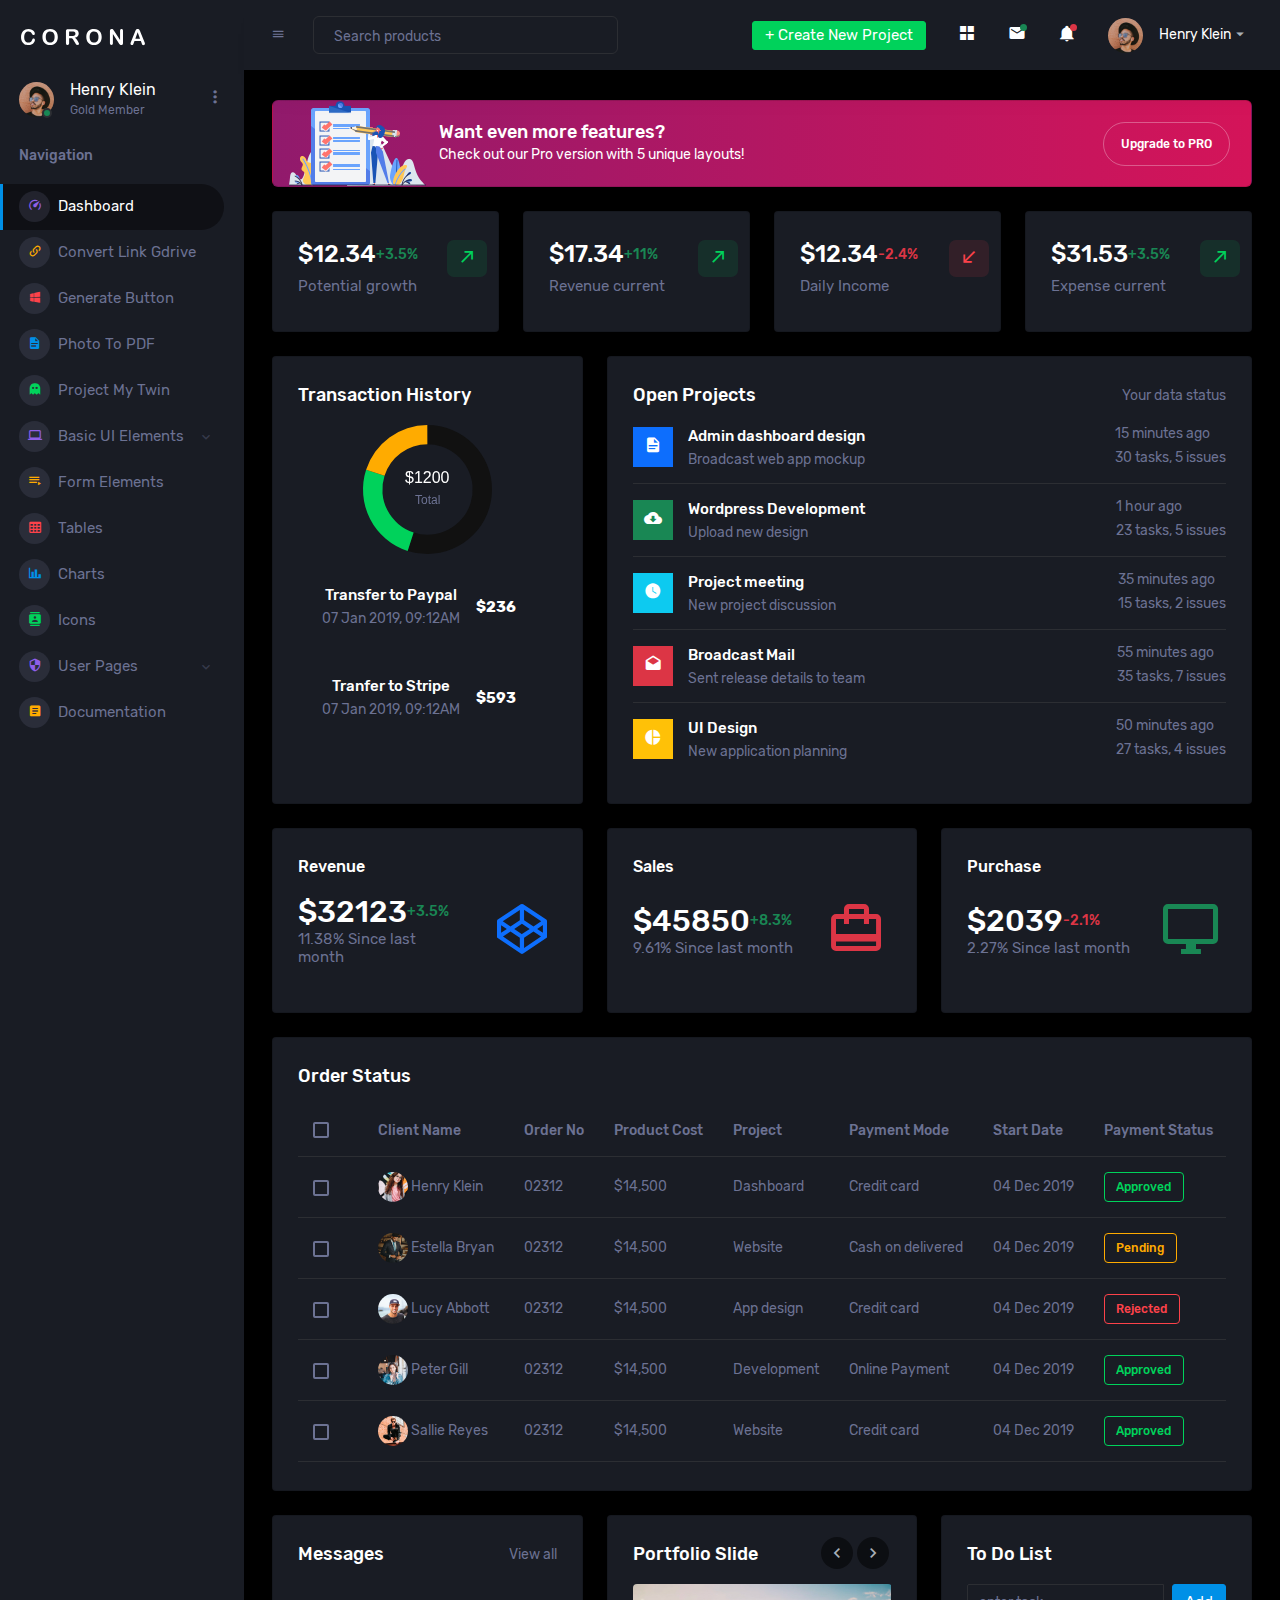
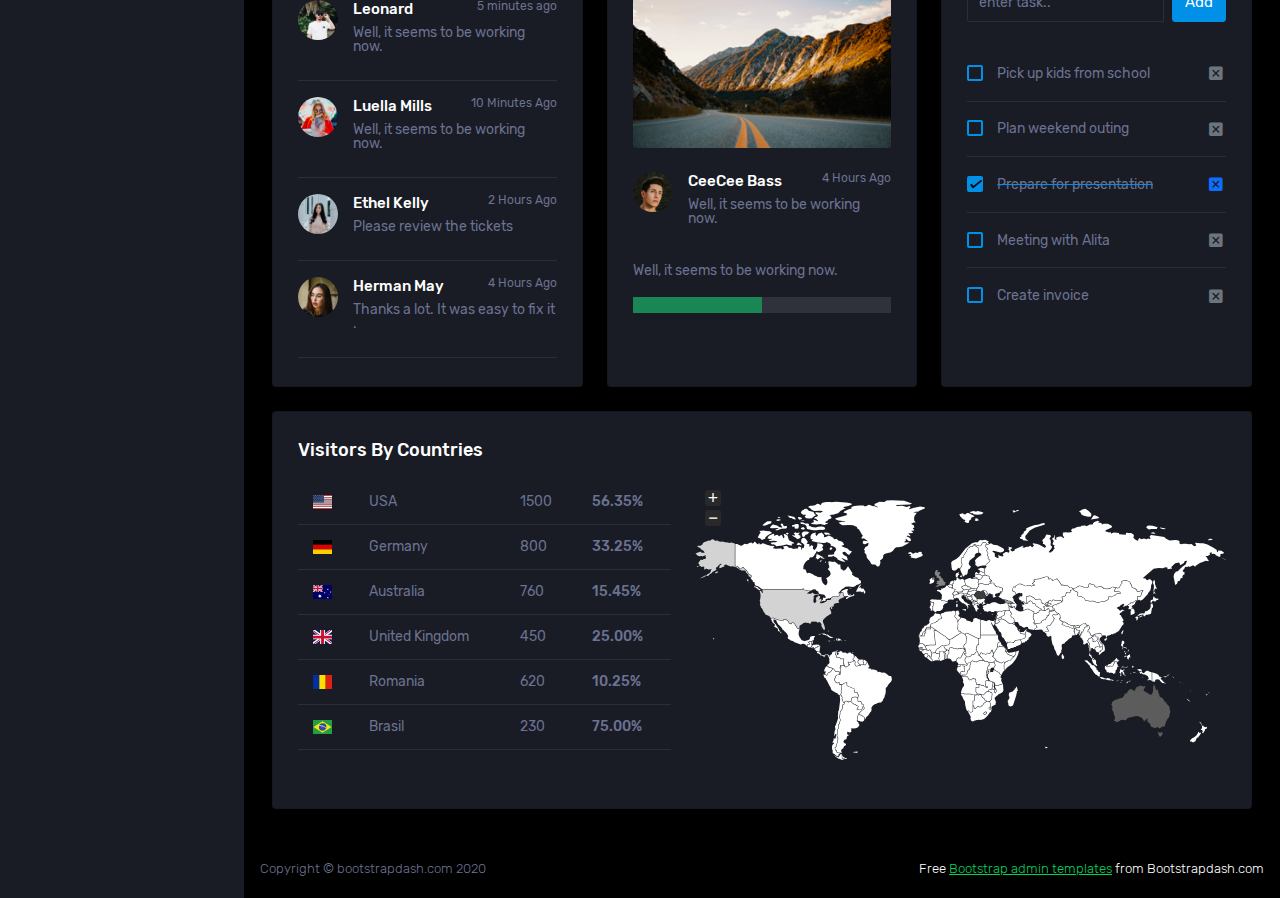
<file: dashboard.html>
<!DOCTYPE html>
<html lang="en">
  <head>
    <!-- Required meta tags -->
    <meta charset="utf-8" />
    <meta
      name="viewport"
      content="width=device-width, initial-scale=1, shrink-to-fit=no"
    />
    <title>Link Converter</title>
    <!-- plugins:css -->
    <link
      rel="stylesheet"
      href="assets/vendors/mdi/css/materialdesignicons.min.css"
    />
    <link rel="stylesheet" href="assets/vendors/css/vendor.bundle.base.css" />
    <!-- endinject -->
    <!-- Plugin css for this page -->
    <link
      rel="stylesheet"
      href="assets/vendors/jvectormap/jquery-jvectormap.css"
    />
    <link
      rel="stylesheet"
      href="assets/vendors/flag-icon-css/css/flag-icon.min.css"
    />
    <link
      rel="stylesheet"
      href="assets/vendors/owl-carousel-2/owl.carousel.min.css"
    />
    <link
      rel="stylesheet"
      href="assets/vendors/owl-carousel-2/owl.theme.default.min.css"
    />
    <!-- End plugin css for this page -->
    <!-- inject:css -->
    <!-- endinject -->
    <!-- Layout styles -->
    <link rel="stylesheet" href="assets/css/style.css" />
    <!-- End layout styles -->
    <link rel="shortcut icon" href="assets/images/favicon.png" />
  </head>

  <body>
    <div class="container-scroller">
      <!-- partial:partials/_sidebar.html -->
      <nav class="sidebar sidebar-offcanvas" id="sidebar">
        <div
          class="sidebar-brand-wrapper d-none d-lg-flex align-items-center justify-content-center fixed-top"
        >
          <a class="sidebar-brand brand-logo" href="index.html"
            ><img src="assets/images/logo.svg" alt="logo"
          /></a>
          <a class="sidebar-brand brand-logo-mini" href="index.html"
            ><img src="assets/images/logo-mini.svg" alt="logo"
          /></a>
        </div>
        <ul class="nav">
          <li class="nav-item profile">
            <div class="profile-desc">
              <div class="profile-pic">
                <div class="count-indicator">
                  <img
                    class="img-xs rounded-circle"
                    src="assets/images/faces/face15.jpg"
                    alt=""
                  />
                  <span class="count bg-success"></span>
                </div>
                <div class="profile-name">
                  <h5 class="mb-0 font-weight-normal">Henry Klein</h5>
                  <span>Gold Member</span>
                </div>
              </div>
              <a href="#" id="profile-dropdown" data-toggle="dropdown"
                ><i class="mdi mdi-dots-vertical"></i
              ></a>
              <div
                class="dropdown-menu dropdown-menu-right sidebar-dropdown preview-list"
                aria-labelledby="profile-dropdown"
              >
                <a href="#" class="dropdown-item preview-item">
                  <div class="preview-thumbnail">
                    <div class="preview-icon bg-dark rounded-circle">
                      <i class="mdi mdi-settings text-primary"></i>
                    </div>
                  </div>
                  <div class="preview-item-content">
                    <p class="preview-subject ellipsis mb-1 text-small">
                      Account settings
                    </p>
                  </div>
                </a>
                <div class="dropdown-divider"></div>
                <a href="#" class="dropdown-item preview-item">
                  <div class="preview-thumbnail">
                    <div class="preview-icon bg-dark rounded-circle">
                      <i class="mdi mdi-onepassword text-info"></i>
                    </div>
                  </div>
                  <div class="preview-item-content">
                    <p class="preview-subject ellipsis mb-1 text-small">
                      Change Password
                    </p>
                  </div>
                </a>
                <div class="dropdown-divider"></div>
                <a href="#" class="dropdown-item preview-item">
                  <div class="preview-thumbnail">
                    <div class="preview-icon bg-dark rounded-circle">
                      <i class="mdi mdi-calendar-today text-success"></i>
                    </div>
                  </div>
                  <div class="preview-item-content">
                    <p class="preview-subject ellipsis mb-1 text-small">
                      To-do list
                    </p>
                  </div>
                </a>
              </div>
            </div>
          </li>
          <li class="nav-item nav-category">
            <span class="nav-link">Navigation</span>
          </li>
          <li class="nav-item menu-items">
            <a class="nav-link" href="dashboard.html">
              <span class="menu-icon">
                <i class="mdi mdi-speedometer"></i>
              </span>
              <span class="menu-title">Dashboard</span>
            </a>
          </li>
          <li class="nav-item menu-items">
            <a class="nav-link" href="index.html">
              <span class="menu-icon">
                <i class="mdi mdi-link-variant"></i>
              </span>
              <span class="menu-title">Convert Link Gdrive</span>
            </a>
          </li>
          <li class="nav-item menu-items">
            <a class="nav-link" href="pages/generate-button/genbut.html">
              <span class="menu-icon">
                <i class="mdi mdi-windows"></i>
              </span>
              <span class="menu-title">Generate Button</span>
            </a>
          </li>
          <li class="nav-item menu-items">
            <a class="nav-link" href="pages/pdf/photo-pdf.html">
              <span class="menu-icon">
                <i class="mdi mdi-file-document"></i>
              </span>
              <span class="menu-title">Photo To PDF</span>
            </a>
          </li>
          <li class="nav-item menu-items">
            <a class="nav-link" href="pages/operator/operator.html">
              <span class="menu-icon">
                <i class="mdi mdi-ghost"></i>
              </span>
              <span class="menu-title">Project My Twin</span>
            </a>
          </li>
          <li class="nav-item menu-items">
            <a
              class="nav-link"
              data-toggle="collapse"
              href="#ui-basic"
              aria-expanded="false"
              aria-controls="ui-basic"
            >
              <span class="menu-icon">
                <i class="mdi mdi-laptop"></i>
              </span>
              <span class="menu-title">Basic UI Elements</span>
              <i class="menu-arrow"></i>
            </a>
            <div class="collapse" id="ui-basic">
              <ul class="nav flex-column sub-menu">
                <li class="nav-item">
                  <a class="nav-link" href="pages/ui-features/buttons.html"
                    >Buttons</a
                  >
                </li>
                <li class="nav-item">
                  <a class="nav-link" href="pages/ui-features/dropdowns.html"
                    >Dropdowns</a
                  >
                </li>
                <li class="nav-item">
                  <a class="nav-link" href="pages/ui-features/typography.html"
                    >Typography</a
                  >
                </li>
              </ul>
            </div>
          </li>
          <li class="nav-item menu-items">
            <a class="nav-link" href="pages/forms/basic_elements.html">
              <span class="menu-icon">
                <i class="mdi mdi-playlist-play"></i>
              </span>
              <span class="menu-title">Form Elements</span>
            </a>
          </li>
          <li class="nav-item menu-items">
            <a class="nav-link" href="pages/tables/basic-table.html">
              <span class="menu-icon">
                <i class="mdi mdi-table-large"></i>
              </span>
              <span class="menu-title">Tables</span>
            </a>
          </li>
          <li class="nav-item menu-items">
            <a class="nav-link" href="pages/charts/chartjs.html">
              <span class="menu-icon">
                <i class="mdi mdi-chart-bar"></i>
              </span>
              <span class="menu-title">Charts</span>
            </a>
          </li>
          <li class="nav-item menu-items">
            <a class="nav-link" href="pages/icons/mdi.html">
              <span class="menu-icon">
                <i class="mdi mdi-contacts"></i>
              </span>
              <span class="menu-title">Icons</span>
            </a>
          </li>
          <li class="nav-item menu-items">
            <a
              class="nav-link"
              data-toggle="collapse"
              href="#auth"
              aria-expanded="false"
              aria-controls="auth"
            >
              <span class="menu-icon">
                <i class="mdi mdi-security"></i>
              </span>
              <span class="menu-title">User Pages</span>
              <i class="menu-arrow"></i>
            </a>
            <div class="collapse" id="auth">
              <ul class="nav flex-column sub-menu">
                <li class="nav-item">
                  <a class="nav-link" href="pages/samples/blank-page.html">
                    Blank Page
                  </a>
                </li>
                <li class="nav-item">
                  <a class="nav-link" href="pages/samples/error-404.html">
                    404
                  </a>
                </li>
                <li class="nav-item">
                  <a class="nav-link" href="pages/samples/error-500.html">
                    500
                  </a>
                </li>
                <li class="nav-item">
                  <a class="nav-link" href="pages/samples/login.html">
                    Login
                  </a>
                </li>
                <li class="nav-item">
                  <a class="nav-link" href="pages/samples/register.html">
                    Register
                  </a>
                </li>
              </ul>
            </div>
          </li>
          <li class="nav-item menu-items">
            <a
              class="nav-link"
              href="http://www.bootstrapdash.com/demo/corona-free/jquery/documentation/documentation.html"
            >
              <span class="menu-icon">
                <i class="mdi mdi-file-document-box"></i>
              </span>
              <span class="menu-title">Documentation</span>
            </a>
          </li>
        </ul>
      </nav>
      <!-- partial -->
      <div class="container-fluid page-body-wrapper">
        <!-- partial:partials/_navbar.html -->
        <nav class="navbar p-0 fixed-top d-flex flex-row">
          <div
            class="navbar-brand-wrapper d-flex d-lg-none align-items-center justify-content-center"
          >
            <a class="navbar-brand brand-logo-mini" href="index.html"
              ><img src="assets/images/logo-mini.svg" alt="logo"
            /></a>
          </div>
          <div class="navbar-menu-wrapper flex-grow d-flex align-items-stretch">
            <button
              class="navbar-toggler navbar-toggler align-self-center"
              type="button"
              data-toggle="minimize"
            >
              <span class="mdi mdi-menu"></span>
            </button>
            <ul class="navbar-nav w-100">
              <li class="nav-item w-100">
                <form class="nav-link mt-2 mt-md-0 d-none d-lg-flex search">
                  <input
                    type="text"
                    class="form-control"
                    placeholder="Search products"
                  />
                </form>
              </li>
            </ul>
            <ul class="navbar-nav navbar-nav-right">
              <li class="nav-item dropdown d-none d-lg-block">
                <a
                  class="nav-link btn btn-success create-new-button"
                  id="createbuttonDropdown"
                  data-toggle="dropdown"
                  aria-expanded="false"
                  href="#"
                  >+ Create New Project</a
                >
                <div
                  class="dropdown-menu dropdown-menu-right navbar-dropdown preview-list"
                  aria-labelledby="createbuttonDropdown"
                >
                  <h6 class="p-3 mb-0">Projects</h6>
                  <div class="dropdown-divider"></div>
                  <a class="dropdown-item preview-item">
                    <div class="preview-thumbnail">
                      <div class="preview-icon bg-dark rounded-circle">
                        <i class="mdi mdi-file-outline text-primary"></i>
                      </div>
                    </div>
                    <div class="preview-item-content">
                      <p class="preview-subject ellipsis mb-1">
                        Software Development
                      </p>
                    </div>
                  </a>
                  <div class="dropdown-divider"></div>
                  <a class="dropdown-item preview-item">
                    <div class="preview-thumbnail">
                      <div class="preview-icon bg-dark rounded-circle">
                        <i class="mdi mdi-web text-info"></i>
                      </div>
                    </div>
                    <div class="preview-item-content">
                      <p class="preview-subject ellipsis mb-1">
                        UI Development
                      </p>
                    </div>
                  </a>
                  <div class="dropdown-divider"></div>
                  <a class="dropdown-item preview-item">
                    <div class="preview-thumbnail">
                      <div class="preview-icon bg-dark rounded-circle">
                        <i class="mdi mdi-layers text-danger"></i>
                      </div>
                    </div>
                    <div class="preview-item-content">
                      <p class="preview-subject ellipsis mb-1">
                        Software Testing
                      </p>
                    </div>
                  </a>
                  <div class="dropdown-divider"></div>
                  <p class="p-3 mb-0 text-center">See all projects</p>
                </div>
              </li>
              <li class="nav-item nav-settings d-none d-lg-block">
                <a class="nav-link" href="#">
                  <i class="mdi mdi-view-grid"></i>
                </a>
              </li>
              <li class="nav-item dropdown border-left">
                <a
                  class="nav-link count-indicator dropdown-toggle"
                  id="messageDropdown"
                  href="#"
                  data-toggle="dropdown"
                  aria-expanded="false"
                >
                  <i class="mdi mdi-email"></i>
                  <span class="count bg-success"></span>
                </a>
                <div
                  class="dropdown-menu dropdown-menu-right navbar-dropdown preview-list"
                  aria-labelledby="messageDropdown"
                >
                  <h6 class="p-3 mb-0">Messages</h6>
                  <div class="dropdown-divider"></div>
                  <a class="dropdown-item preview-item">
                    <div class="preview-thumbnail">
                      <img
                        src="assets/images/faces/face4.jpg"
                        alt="image"
                        class="rounded-circle profile-pic"
                      />
                    </div>
                    <div class="preview-item-content">
                      <p class="preview-subject ellipsis mb-1">
                        Mark send you a message
                      </p>
                      <p class="text-muted mb-0">1 Minutes ago</p>
                    </div>
                  </a>
                  <div class="dropdown-divider"></div>
                  <a class="dropdown-item preview-item">
                    <div class="preview-thumbnail">
                      <img
                        src="assets/images/faces/face2.jpg"
                        alt="image"
                        class="rounded-circle profile-pic"
                      />
                    </div>
                    <div class="preview-item-content">
                      <p class="preview-subject ellipsis mb-1">
                        Cregh send you a message
                      </p>
                      <p class="text-muted mb-0">15 Minutes ago</p>
                    </div>
                  </a>
                  <div class="dropdown-divider"></div>
                  <a class="dropdown-item preview-item">
                    <div class="preview-thumbnail">
                      <img
                        src="assets/images/faces/face3.jpg"
                        alt="image"
                        class="rounded-circle profile-pic"
                      />
                    </div>
                    <div class="preview-item-content">
                      <p class="preview-subject ellipsis mb-1">
                        Profile picture updated
                      </p>
                      <p class="text-muted mb-0">18 Minutes ago</p>
                    </div>
                  </a>
                  <div class="dropdown-divider"></div>
                  <p class="p-3 mb-0 text-center">4 new messages</p>
                </div>
              </li>
              <li class="nav-item dropdown border-left">
                <a
                  class="nav-link count-indicator dropdown-toggle"
                  id="notificationDropdown"
                  href="#"
                  data-toggle="dropdown"
                >
                  <i class="mdi mdi-bell"></i>
                  <span class="count bg-danger"></span>
                </a>
                <div
                  class="dropdown-menu dropdown-menu-right navbar-dropdown preview-list"
                  aria-labelledby="notificationDropdown"
                >
                  <h6 class="p-3 mb-0">Notifications</h6>
                  <div class="dropdown-divider"></div>
                  <a class="dropdown-item preview-item">
                    <div class="preview-thumbnail">
                      <div class="preview-icon bg-dark rounded-circle">
                        <i class="mdi mdi-calendar text-success"></i>
                      </div>
                    </div>
                    <div class="preview-item-content">
                      <p class="preview-subject mb-1">Event today</p>
                      <p class="text-muted ellipsis mb-0">
                        Just a reminder that you have an event today
                      </p>
                    </div>
                  </a>
                  <div class="dropdown-divider"></div>
                  <a class="dropdown-item preview-item">
                    <div class="preview-thumbnail">
                      <div class="preview-icon bg-dark rounded-circle">
                        <i class="mdi mdi-settings text-danger"></i>
                      </div>
                    </div>
                    <div class="preview-item-content">
                      <p class="preview-subject mb-1">Settings</p>
                      <p class="text-muted ellipsis mb-0">Update dashboard</p>
                    </div>
                  </a>
                  <div class="dropdown-divider"></div>
                  <a class="dropdown-item preview-item">
                    <div class="preview-thumbnail">
                      <div class="preview-icon bg-dark rounded-circle">
                        <i class="mdi mdi-link-variant text-warning"></i>
                      </div>
                    </div>
                    <div class="preview-item-content">
                      <p class="preview-subject mb-1">Launch Admin</p>
                      <p class="text-muted ellipsis mb-0">New admin wow!</p>
                    </div>
                  </a>
                  <div class="dropdown-divider"></div>
                  <p class="p-3 mb-0 text-center">See all notifications</p>
                </div>
              </li>
              <li class="nav-item dropdown">
                <a
                  class="nav-link"
                  id="profileDropdown"
                  href="#"
                  data-toggle="dropdown"
                >
                  <div class="navbar-profile">
                    <img
                      class="img-xs rounded-circle"
                      src="assets/images/faces/face15.jpg"
                      alt=""
                    />
                    <p class="mb-0 d-none d-sm-block navbar-profile-name">
                      Henry Klein
                    </p>
                    <i class="mdi mdi-menu-down d-none d-sm-block"></i>
                  </div>
                </a>
                <div
                  class="dropdown-menu dropdown-menu-right navbar-dropdown preview-list"
                  aria-labelledby="profileDropdown"
                >
                  <h6 class="p-3 mb-0">Profile</h6>
                  <div class="dropdown-divider"></div>
                  <a class="dropdown-item preview-item">
                    <div class="preview-thumbnail">
                      <div class="preview-icon bg-dark rounded-circle">
                        <i class="mdi mdi-settings text-success"></i>
                      </div>
                    </div>
                    <div class="preview-item-content">
                      <p class="preview-subject mb-1">Settings</p>
                    </div>
                  </a>
                  <div class="dropdown-divider"></div>
                  <a class="dropdown-item preview-item">
                    <div class="preview-thumbnail">
                      <div class="preview-icon bg-dark rounded-circle">
                        <i class="mdi mdi-logout text-danger"></i>
                      </div>
                    </div>
                    <div class="preview-item-content">
                      <p class="preview-subject mb-1">Log out</p>
                    </div>
                  </a>
                  <div class="dropdown-divider"></div>
                  <p class="p-3 mb-0 text-center">Advanced settings</p>
                </div>
              </li>
            </ul>
            <button
              class="navbar-toggler navbar-toggler-right d-lg-none align-self-center"
              type="button"
              data-toggle="offcanvas"
            >
              <span class="mdi mdi-format-line-spacing"></span>
            </button>
          </div>
        </nav>
        <!-- partial -->
        <div class="main-panel">
          <div class="content-wrapper">
            <div class="row">
              <div class="col-12 grid-margin stretch-card">
                <div class="card corona-gradient-card">
                  <div class="card-body py-0 px-0 px-sm-3">
                    <div class="row align-items-center">
                      <div class="col-4 col-sm-3 col-xl-2">
                        <img
                          src="assets/images/dashboard/Group126@2x.png"
                          class="gradient-corona-img img-fluid"
                          alt=""
                        />
                      </div>
                      <div class="col-5 col-sm-7 col-xl-8 p-0">
                        <h4 class="mb-1 mb-sm-0">Want even more features?</h4>
                        <p class="mb-0 font-weight-normal d-none d-sm-block">
                          Check out our Pro version with 5 unique layouts!
                        </p>
                      </div>
                      <div class="col-3 col-sm-2 col-xl-2 pl-0 text-center">
                        <span>
                          <a
                            href="https://www.bootstrapdash.com/product/corona-admin-template/"
                            target="_blank"
                            class="btn btn-outline-light btn-rounded get-started-btn"
                            >Upgrade to PRO</a
                          >
                        </span>
                      </div>
                    </div>
                  </div>
                </div>
              </div>
            </div>
            <div class="row">
              <div class="col-xl-3 col-sm-6 grid-margin stretch-card">
                <div class="card">
                  <div class="card-body">
                    <div class="row">
                      <div class="col-9">
                        <div class="d-flex align-items-center align-self-start">
                          <h3 class="mb-0">$12.34</h3>
                          <p class="text-success ml-2 mb-0 font-weight-medium">
                            +3.5%
                          </p>
                        </div>
                      </div>
                      <div class="col-3">
                        <div class="icon icon-box-success">
                          <span
                            class="mdi mdi-arrow-top-right icon-item"
                          ></span>
                        </div>
                      </div>
                    </div>
                    <h6 class="text-muted font-weight-normal">
                      Potential growth
                    </h6>
                  </div>
                </div>
              </div>
              <div class="col-xl-3 col-sm-6 grid-margin stretch-card">
                <div class="card">
                  <div class="card-body">
                    <div class="row">
                      <div class="col-9">
                        <div class="d-flex align-items-center align-self-start">
                          <h3 class="mb-0">$17.34</h3>
                          <p class="text-success ml-2 mb-0 font-weight-medium">
                            +11%
                          </p>
                        </div>
                      </div>
                      <div class="col-3">
                        <div class="icon icon-box-success">
                          <span
                            class="mdi mdi-arrow-top-right icon-item"
                          ></span>
                        </div>
                      </div>
                    </div>
                    <h6 class="text-muted font-weight-normal">
                      Revenue current
                    </h6>
                  </div>
                </div>
              </div>
              <div class="col-xl-3 col-sm-6 grid-margin stretch-card">
                <div class="card">
                  <div class="card-body">
                    <div class="row">
                      <div class="col-9">
                        <div class="d-flex align-items-center align-self-start">
                          <h3 class="mb-0">$12.34</h3>
                          <p class="text-danger ml-2 mb-0 font-weight-medium">
                            -2.4%
                          </p>
                        </div>
                      </div>
                      <div class="col-3">
                        <div class="icon icon-box-danger">
                          <span
                            class="mdi mdi-arrow-bottom-left icon-item"
                          ></span>
                        </div>
                      </div>
                    </div>
                    <h6 class="text-muted font-weight-normal">Daily Income</h6>
                  </div>
                </div>
              </div>
              <div class="col-xl-3 col-sm-6 grid-margin stretch-card">
                <div class="card">
                  <div class="card-body">
                    <div class="row">
                      <div class="col-9">
                        <div class="d-flex align-items-center align-self-start">
                          <h3 class="mb-0">$31.53</h3>
                          <p class="text-success ml-2 mb-0 font-weight-medium">
                            +3.5%
                          </p>
                        </div>
                      </div>
                      <div class="col-3">
                        <div class="icon icon-box-success">
                          <span
                            class="mdi mdi-arrow-top-right icon-item"
                          ></span>
                        </div>
                      </div>
                    </div>
                    <h6 class="text-muted font-weight-normal">
                      Expense current
                    </h6>
                  </div>
                </div>
              </div>
            </div>
            <div class="row">
              <div class="col-md-4 grid-margin stretch-card">
                <div class="card">
                  <div class="card-body">
                    <h4 class="card-title">Transaction History</h4>
                    <canvas
                      id="transaction-history"
                      class="transaction-chart"
                    ></canvas>
                    <div
                      class="bg-gray-dark d-flex d-md-block d-xl-flex flex-row py-3 px-4 px-md-3 px-xl-4 rounded mt-3"
                    >
                      <div class="text-md-center text-xl-left">
                        <h6 class="mb-1">Transfer to Paypal</h6>
                        <p class="text-muted mb-0">07 Jan 2019, 09:12AM</p>
                      </div>
                      <div
                        class="align-self-center flex-grow text-right text-md-center text-xl-right py-md-2 py-xl-0"
                      >
                        <h6 class="font-weight-bold mb-0">$236</h6>
                      </div>
                    </div>
                    <div
                      class="bg-gray-dark d-flex d-md-block d-xl-flex flex-row py-3 px-4 px-md-3 px-xl-4 rounded mt-3"
                    >
                      <div class="text-md-center text-xl-left">
                        <h6 class="mb-1">Tranfer to Stripe</h6>
                        <p class="text-muted mb-0">07 Jan 2019, 09:12AM</p>
                      </div>
                      <div
                        class="align-self-center flex-grow text-right text-md-center text-xl-right py-md-2 py-xl-0"
                      >
                        <h6 class="font-weight-bold mb-0">$593</h6>
                      </div>
                    </div>
                  </div>
                </div>
              </div>
              <div class="col-md-8 grid-margin stretch-card">
                <div class="card">
                  <div class="card-body">
                    <div class="d-flex flex-row justify-content-between">
                      <h4 class="card-title mb-1">Open Projects</h4>
                      <p class="text-muted mb-1">Your data status</p>
                    </div>
                    <div class="row">
                      <div class="col-12">
                        <div class="preview-list">
                          <div class="preview-item border-bottom">
                            <div class="preview-thumbnail">
                              <div class="preview-icon bg-primary">
                                <i class="mdi mdi-file-document"></i>
                              </div>
                            </div>
                            <div
                              class="preview-item-content d-sm-flex flex-grow"
                            >
                              <div class="flex-grow">
                                <h6 class="preview-subject">
                                  Admin dashboard design
                                </h6>
                                <p class="text-muted mb-0">
                                  Broadcast web app mockup
                                </p>
                              </div>
                              <div class="mr-auto text-sm-right pt-2 pt-sm-0">
                                <p class="text-muted">15 minutes ago</p>
                                <p class="text-muted mb-0">
                                  30 tasks, 5 issues
                                </p>
                              </div>
                            </div>
                          </div>
                          <div class="preview-item border-bottom">
                            <div class="preview-thumbnail">
                              <div class="preview-icon bg-success">
                                <i class="mdi mdi-cloud-download"></i>
                              </div>
                            </div>
                            <div
                              class="preview-item-content d-sm-flex flex-grow"
                            >
                              <div class="flex-grow">
                                <h6 class="preview-subject">
                                  Wordpress Development
                                </h6>
                                <p class="text-muted mb-0">Upload new design</p>
                              </div>
                              <div class="mr-auto text-sm-right pt-2 pt-sm-0">
                                <p class="text-muted">1 hour ago</p>
                                <p class="text-muted mb-0">
                                  23 tasks, 5 issues
                                </p>
                              </div>
                            </div>
                          </div>
                          <div class="preview-item border-bottom">
                            <div class="preview-thumbnail">
                              <div class="preview-icon bg-info">
                                <i class="mdi mdi-clock"></i>
                              </div>
                            </div>
                            <div
                              class="preview-item-content d-sm-flex flex-grow"
                            >
                              <div class="flex-grow">
                                <h6 class="preview-subject">Project meeting</h6>
                                <p class="text-muted mb-0">
                                  New project discussion
                                </p>
                              </div>
                              <div class="mr-auto text-sm-right pt-2 pt-sm-0">
                                <p class="text-muted">35 minutes ago</p>
                                <p class="text-muted mb-0">
                                  15 tasks, 2 issues
                                </p>
                              </div>
                            </div>
                          </div>
                          <div class="preview-item border-bottom">
                            <div class="preview-thumbnail">
                              <div class="preview-icon bg-danger">
                                <i class="mdi mdi-email-open"></i>
                              </div>
                            </div>
                            <div
                              class="preview-item-content d-sm-flex flex-grow"
                            >
                              <div class="flex-grow">
                                <h6 class="preview-subject">Broadcast Mail</h6>
                                <p class="text-muted mb-0">
                                  Sent release details to team
                                </p>
                              </div>
                              <div class="mr-auto text-sm-right pt-2 pt-sm-0">
                                <p class="text-muted">55 minutes ago</p>
                                <p class="text-muted mb-0">
                                  35 tasks, 7 issues
                                </p>
                              </div>
                            </div>
                          </div>
                          <div class="preview-item">
                            <div class="preview-thumbnail">
                              <div class="preview-icon bg-warning">
                                <i class="mdi mdi-chart-pie"></i>
                              </div>
                            </div>
                            <div
                              class="preview-item-content d-sm-flex flex-grow"
                            >
                              <div class="flex-grow">
                                <h6 class="preview-subject">UI Design</h6>
                                <p class="text-muted mb-0">
                                  New application planning
                                </p>
                              </div>
                              <div class="mr-auto text-sm-right pt-2 pt-sm-0">
                                <p class="text-muted">50 minutes ago</p>
                                <p class="text-muted mb-0">
                                  27 tasks, 4 issues
                                </p>
                              </div>
                            </div>
                          </div>
                        </div>
                      </div>
                    </div>
                  </div>
                </div>
              </div>
            </div>
            <div class="row">
              <div class="col-sm-4 grid-margin">
                <div class="card">
                  <div class="card-body">
                    <h5>Revenue</h5>
                    <div class="row">
                      <div class="col-8 col-sm-12 col-xl-8 my-auto">
                        <div
                          class="d-flex d-sm-block d-md-flex align-items-center"
                        >
                          <h2 class="mb-0">$32123</h2>
                          <p class="text-success ml-2 mb-0 font-weight-medium">
                            +3.5%
                          </p>
                        </div>
                        <h6 class="text-muted font-weight-normal">
                          11.38% Since last month
                        </h6>
                      </div>
                      <div
                        class="col-4 col-sm-12 col-xl-4 text-center text-xl-right"
                      >
                        <i
                          class="icon-lg mdi mdi-codepen text-primary ml-auto"
                        ></i>
                      </div>
                    </div>
                  </div>
                </div>
              </div>
              <div class="col-sm-4 grid-margin">
                <div class="card">
                  <div class="card-body">
                    <h5>Sales</h5>
                    <div class="row">
                      <div class="col-8 col-sm-12 col-xl-8 my-auto">
                        <div
                          class="d-flex d-sm-block d-md-flex align-items-center"
                        >
                          <h2 class="mb-0">$45850</h2>
                          <p class="text-success ml-2 mb-0 font-weight-medium">
                            +8.3%
                          </p>
                        </div>
                        <h6 class="text-muted font-weight-normal">
                          9.61% Since last month
                        </h6>
                      </div>
                      <div
                        class="col-4 col-sm-12 col-xl-4 text-center text-xl-right"
                      >
                        <i
                          class="icon-lg mdi mdi-wallet-travel text-danger ml-auto"
                        ></i>
                      </div>
                    </div>
                  </div>
                </div>
              </div>
              <div class="col-sm-4 grid-margin">
                <div class="card">
                  <div class="card-body">
                    <h5>Purchase</h5>
                    <div class="row">
                      <div class="col-8 col-sm-12 col-xl-8 my-auto">
                        <div
                          class="d-flex d-sm-block d-md-flex align-items-center"
                        >
                          <h2 class="mb-0">$2039</h2>
                          <p class="text-danger ml-2 mb-0 font-weight-medium">
                            -2.1%
                          </p>
                        </div>
                        <h6 class="text-muted font-weight-normal">
                          2.27% Since last month
                        </h6>
                      </div>
                      <div
                        class="col-4 col-sm-12 col-xl-4 text-center text-xl-right"
                      >
                        <i
                          class="icon-lg mdi mdi-monitor text-success ml-auto"
                        ></i>
                      </div>
                    </div>
                  </div>
                </div>
              </div>
            </div>
            <div class="row">
              <div class="col-12 grid-margin">
                <div class="card">
                  <div class="card-body">
                    <h4 class="card-title">Order Status</h4>
                    <div class="table-responsive">
                      <table class="table">
                        <thead>
                          <tr>
                            <th>
                              <div class="form-check form-check-muted m-0">
                                <label class="form-check-label">
                                  <input
                                    type="checkbox"
                                    class="form-check-input"
                                  />
                                </label>
                              </div>
                            </th>
                            <th>Client Name</th>
                            <th>Order No</th>
                            <th>Product Cost</th>
                            <th>Project</th>
                            <th>Payment Mode</th>
                            <th>Start Date</th>
                            <th>Payment Status</th>
                          </tr>
                        </thead>
                        <tbody>
                          <tr>
                            <td>
                              <div class="form-check form-check-muted m-0">
                                <label class="form-check-label">
                                  <input
                                    type="checkbox"
                                    class="form-check-input"
                                  />
                                </label>
                              </div>
                            </td>
                            <td>
                              <img
                                src="assets/images/faces/face1.jpg"
                                alt="image"
                              />
                              <span class="pl-2">Henry Klein</span>
                            </td>
                            <td>02312</td>
                            <td>$14,500</td>
                            <td>Dashboard</td>
                            <td>Credit card</td>
                            <td>04 Dec 2019</td>
                            <td>
                              <div class="badge badge-outline-success">
                                Approved
                              </div>
                            </td>
                          </tr>
                          <tr>
                            <td>
                              <div class="form-check form-check-muted m-0">
                                <label class="form-check-label">
                                  <input
                                    type="checkbox"
                                    class="form-check-input"
                                  />
                                </label>
                              </div>
                            </td>
                            <td>
                              <img
                                src="assets/images/faces/face2.jpg"
                                alt="image"
                              />
                              <span class="pl-2">Estella Bryan</span>
                            </td>
                            <td>02312</td>
                            <td>$14,500</td>
                            <td>Website</td>
                            <td>Cash on delivered</td>
                            <td>04 Dec 2019</td>
                            <td>
                              <div class="badge badge-outline-warning">
                                Pending
                              </div>
                            </td>
                          </tr>
                          <tr>
                            <td>
                              <div class="form-check form-check-muted m-0">
                                <label class="form-check-label">
                                  <input
                                    type="checkbox"
                                    class="form-check-input"
                                  />
                                </label>
                              </div>
                            </td>
                            <td>
                              <img
                                src="assets/images/faces/face5.jpg"
                                alt="image"
                              />
                              <span class="pl-2">Lucy Abbott</span>
                            </td>
                            <td>02312</td>
                            <td>$14,500</td>
                            <td>App design</td>
                            <td>Credit card</td>
                            <td>04 Dec 2019</td>
                            <td>
                              <div class="badge badge-outline-danger">
                                Rejected
                              </div>
                            </td>
                          </tr>
                          <tr>
                            <td>
                              <div class="form-check form-check-muted m-0">
                                <label class="form-check-label">
                                  <input
                                    type="checkbox"
                                    class="form-check-input"
                                  />
                                </label>
                              </div>
                            </td>
                            <td>
                              <img
                                src="assets/images/faces/face3.jpg"
                                alt="image"
                              />
                              <span class="pl-2">Peter Gill</span>
                            </td>
                            <td>02312</td>
                            <td>$14,500</td>
                            <td>Development</td>
                            <td>Online Payment</td>
                            <td>04 Dec 2019</td>
                            <td>
                              <div class="badge badge-outline-success">
                                Approved
                              </div>
                            </td>
                          </tr>
                          <tr>
                            <td>
                              <div class="form-check form-check-muted m-0">
                                <label class="form-check-label">
                                  <input
                                    type="checkbox"
                                    class="form-check-input"
                                  />
                                </label>
                              </div>
                            </td>
                            <td>
                              <img
                                src="assets/images/faces/face4.jpg"
                                alt="image"
                              />
                              <span class="pl-2">Sallie Reyes</span>
                            </td>
                            <td>02312</td>
                            <td>$14,500</td>
                            <td>Website</td>
                            <td>Credit card</td>
                            <td>04 Dec 2019</td>
                            <td>
                              <div class="badge badge-outline-success">
                                Approved
                              </div>
                            </td>
                          </tr>
                        </tbody>
                      </table>
                    </div>
                  </div>
                </div>
              </div>
            </div>
            <div class="row">
              <div class="col-md-6 col-xl-4 grid-margin stretch-card">
                <div class="card">
                  <div class="card-body">
                    <div class="d-flex flex-row justify-content-between">
                      <h4 class="card-title">Messages</h4>
                      <p class="text-muted mb-1 small">View all</p>
                    </div>
                    <div class="preview-list">
                      <div class="preview-item border-bottom">
                        <div class="preview-thumbnail">
                          <img
                            src="assets/images/faces/face6.jpg"
                            alt="image"
                            class="rounded-circle"
                          />
                        </div>
                        <div class="preview-item-content d-flex flex-grow">
                          <div class="flex-grow">
                            <div
                              class="d-flex d-md-block d-xl-flex justify-content-between"
                            >
                              <h6 class="preview-subject">Leonard</h6>
                              <p class="text-muted text-small">5 minutes ago</p>
                            </div>
                            <p class="text-muted">
                              Well, it seems to be working now.
                            </p>
                          </div>
                        </div>
                      </div>
                      <div class="preview-item border-bottom">
                        <div class="preview-thumbnail">
                          <img
                            src="assets/images/faces/face8.jpg"
                            alt="image"
                            class="rounded-circle"
                          />
                        </div>
                        <div class="preview-item-content d-flex flex-grow">
                          <div class="flex-grow">
                            <div
                              class="d-flex d-md-block d-xl-flex justify-content-between"
                            >
                              <h6 class="preview-subject">Luella Mills</h6>
                              <p class="text-muted text-small">
                                10 Minutes Ago
                              </p>
                            </div>
                            <p class="text-muted">
                              Well, it seems to be working now.
                            </p>
                          </div>
                        </div>
                      </div>
                      <div class="preview-item border-bottom">
                        <div class="preview-thumbnail">
                          <img
                            src="assets/images/faces/face9.jpg"
                            alt="image"
                            class="rounded-circle"
                          />
                        </div>
                        <div class="preview-item-content d-flex flex-grow">
                          <div class="flex-grow">
                            <div
                              class="d-flex d-md-block d-xl-flex justify-content-between"
                            >
                              <h6 class="preview-subject">Ethel Kelly</h6>
                              <p class="text-muted text-small">2 Hours Ago</p>
                            </div>
                            <p class="text-muted">Please review the tickets</p>
                          </div>
                        </div>
                      </div>
                      <div class="preview-item border-bottom">
                        <div class="preview-thumbnail">
                          <img
                            src="assets/images/faces/face11.jpg"
                            alt="image"
                            class="rounded-circle"
                          />
                        </div>
                        <div class="preview-item-content d-flex flex-grow">
                          <div class="flex-grow">
                            <div
                              class="d-flex d-md-block d-xl-flex justify-content-between"
                            >
                              <h6 class="preview-subject">Herman May</h6>
                              <p class="text-muted text-small">4 Hours Ago</p>
                            </div>
                            <p class="text-muted">
                              Thanks a lot. It was easy to fix it .
                            </p>
                          </div>
                        </div>
                      </div>
                    </div>
                  </div>
                </div>
              </div>
              <div class="col-md-6 col-xl-4 grid-margin stretch-card">
                <div class="card">
                  <div class="card-body">
                    <h4 class="card-title">Portfolio Slide</h4>
                    <div
                      class="owl-carousel owl-theme full-width owl-carousel-dash portfolio-carousel"
                      id="owl-carousel-basic"
                    >
                      <div class="item">
                        <img
                          src="assets/images/dashboard/Rectangle.jpg"
                          alt=""
                        />
                      </div>
                      <div class="item">
                        <img src="assets/images/dashboard/Img_5.jpg" alt="" />
                      </div>
                      <div class="item">
                        <img src="assets/images/dashboard/img_6.jpg" alt="" />
                      </div>
                    </div>
                    <div class="d-flex py-4">
                      <div class="preview-list w-100">
                        <div class="preview-item p-0">
                          <div class="preview-thumbnail">
                            <img
                              src="assets/images/faces/face12.jpg"
                              class="rounded-circle"
                              alt=""
                            />
                          </div>
                          <div class="preview-item-content d-flex flex-grow">
                            <div class="flex-grow">
                              <div
                                class="d-flex d-md-block d-xl-flex justify-content-between"
                              >
                                <h6 class="preview-subject">CeeCee Bass</h6>
                                <p class="text-muted text-small">4 Hours Ago</p>
                              </div>
                              <p class="text-muted">
                                Well, it seems to be working now.
                              </p>
                            </div>
                          </div>
                        </div>
                      </div>
                    </div>
                    <p class="text-muted">Well, it seems to be working now.</p>
                    <div class="progress progress-md portfolio-progress">
                      <div
                        class="progress-bar bg-success"
                        role="progressbar"
                        style="width: 50%"
                        aria-valuenow="25"
                        aria-valuemin="0"
                        aria-valuemax="100"
                      ></div>
                    </div>
                  </div>
                </div>
              </div>
              <div class="col-md-12 col-xl-4 grid-margin stretch-card">
                <div class="card">
                  <div class="card-body">
                    <h4 class="card-title">To do list</h4>
                    <div class="add-items d-flex">
                      <input
                        type="text"
                        class="form-control todo-list-input"
                        placeholder="enter task.."
                      />
                      <button class="add btn btn-primary todo-list-add-btn">
                        Add
                      </button>
                    </div>
                    <div class="list-wrapper">
                      <ul
                        class="d-flex flex-column-reverse text-white todo-list todo-list-custom"
                      >
                        <li>
                          <div class="form-check form-check-primary">
                            <label class="form-check-label">
                              <input class="checkbox" type="checkbox" /> Create
                              invoice
                            </label>
                          </div>
                          <i class="remove mdi mdi-close-box"></i>
                        </li>
                        <li>
                          <div class="form-check form-check-primary">
                            <label class="form-check-label">
                              <input class="checkbox" type="checkbox" /> Meeting
                              with Alita
                            </label>
                          </div>
                          <i class="remove mdi mdi-close-box"></i>
                        </li>
                        <li class="completed">
                          <div class="form-check form-check-primary">
                            <label class="form-check-label">
                              <input class="checkbox" type="checkbox" checked />
                              Prepare for presentation
                            </label>
                          </div>
                          <i class="remove mdi mdi-close-box"></i>
                        </li>
                        <li>
                          <div class="form-check form-check-primary">
                            <label class="form-check-label">
                              <input class="checkbox" type="checkbox" /> Plan
                              weekend outing
                            </label>
                          </div>
                          <i class="remove mdi mdi-close-box"></i>
                        </li>
                        <li>
                          <div class="form-check form-check-primary">
                            <label class="form-check-label">
                              <input class="checkbox" type="checkbox" /> Pick up
                              kids from school
                            </label>
                          </div>
                          <i class="remove mdi mdi-close-box"></i>
                        </li>
                      </ul>
                    </div>
                  </div>
                </div>
              </div>
            </div>
            <div class="row">
              <div class="col-12">
                <div class="card">
                  <div class="card-body">
                    <h4 class="card-title">Visitors by Countries</h4>
                    <div class="row">
                      <div class="col-md-5">
                        <div class="table-responsive">
                          <table class="table">
                            <tbody>
                              <tr>
                                <td>
                                  <i class="flag-icon flag-icon-us"></i>
                                </td>
                                <td>USA</td>
                                <td class="text-right">1500</td>
                                <td class="text-right font-weight-medium">
                                  56.35%
                                </td>
                              </tr>
                              <tr>
                                <td>
                                  <i class="flag-icon flag-icon-de"></i>
                                </td>
                                <td>Germany</td>
                                <td class="text-right">800</td>
                                <td class="text-right font-weight-medium">
                                  33.25%
                                </td>
                              </tr>
                              <tr>
                                <td>
                                  <i class="flag-icon flag-icon-au"></i>
                                </td>
                                <td>Australia</td>
                                <td class="text-right">760</td>
                                <td class="text-right font-weight-medium">
                                  15.45%
                                </td>
                              </tr>
                              <tr>
                                <td>
                                  <i class="flag-icon flag-icon-gb"></i>
                                </td>
                                <td>United Kingdom</td>
                                <td class="text-right">450</td>
                                <td class="text-right font-weight-medium">
                                  25.00%
                                </td>
                              </tr>
                              <tr>
                                <td>
                                  <i class="flag-icon flag-icon-ro"></i>
                                </td>
                                <td>Romania</td>
                                <td class="text-right">620</td>
                                <td class="text-right font-weight-medium">
                                  10.25%
                                </td>
                              </tr>
                              <tr>
                                <td>
                                  <i class="flag-icon flag-icon-br"></i>
                                </td>
                                <td>Brasil</td>
                                <td class="text-right">230</td>
                                <td class="text-right font-weight-medium">
                                  75.00%
                                </td>
                              </tr>
                            </tbody>
                          </table>
                        </div>
                      </div>
                      <div class="col-md-7">
                        <div id="audience-map" class="vector-map"></div>
                      </div>
                    </div>
                  </div>
                </div>
              </div>
            </div>
          </div>
          <!-- content-wrapper ends -->
          <!-- partial:partials/_footer.html -->
          <footer class="footer">
            <div
              class="d-sm-flex justify-content-center justify-content-sm-between"
            >
              <span
                class="text-muted d-block text-center text-sm-left d-sm-inline-block"
                >Copyright © bootstrapdash.com 2020</span
              >
              <span
                class="float-none float-sm-right d-block mt-1 mt-sm-0 text-center"
              >
                Free
                <a
                  href="https://www.bootstrapdash.com/bootstrap-admin-template/"
                  target="_blank"
                  >Bootstrap admin templates</a
                >
                from Bootstrapdash.com</span
              >
            </div>
          </footer>
          <!-- partial -->
        </div>
        <!-- main-panel ends -->
      </div>
      <!-- page-body-wrapper ends -->
    </div>
    <!-- container-scroller -->
    <!-- plugins:js -->
    <script src="assets/vendors/js/vendor.bundle.base.js"></script>
    <!-- endinject -->
    <!-- Plugin js for this page -->
    <script src="assets/vendors/chart.js/Chart.min.js"></script>
    <script src="assets/vendors/progressbar.js/progressbar.min.js"></script>
    <script src="assets/vendors/jvectormap/jquery-jvectormap.min.js"></script>
    <script src="assets/vendors/jvectormap/jquery-jvectormap-world-mill-en.js"></script>
    <script src="assets/vendors/owl-carousel-2/owl.carousel.min.js"></script>
    <!-- End plugin js for this page -->
    <!-- inject:js -->
    <script src="assets/js/off-canvas.js"></script>
    <script src="assets/js/hoverable-collapse.js"></script>
    <script src="assets/js/misc.js"></script>
    <script src="assets/js/settings.js"></script>
    <script src="assets/js/todolist.js"></script>
    <!-- endinject -->
    <!-- Custom js for this page -->
    <script src="assets/js/dashboard.js"></script>
    <!-- End custom js for this page -->
  </body>
</html>
</file>
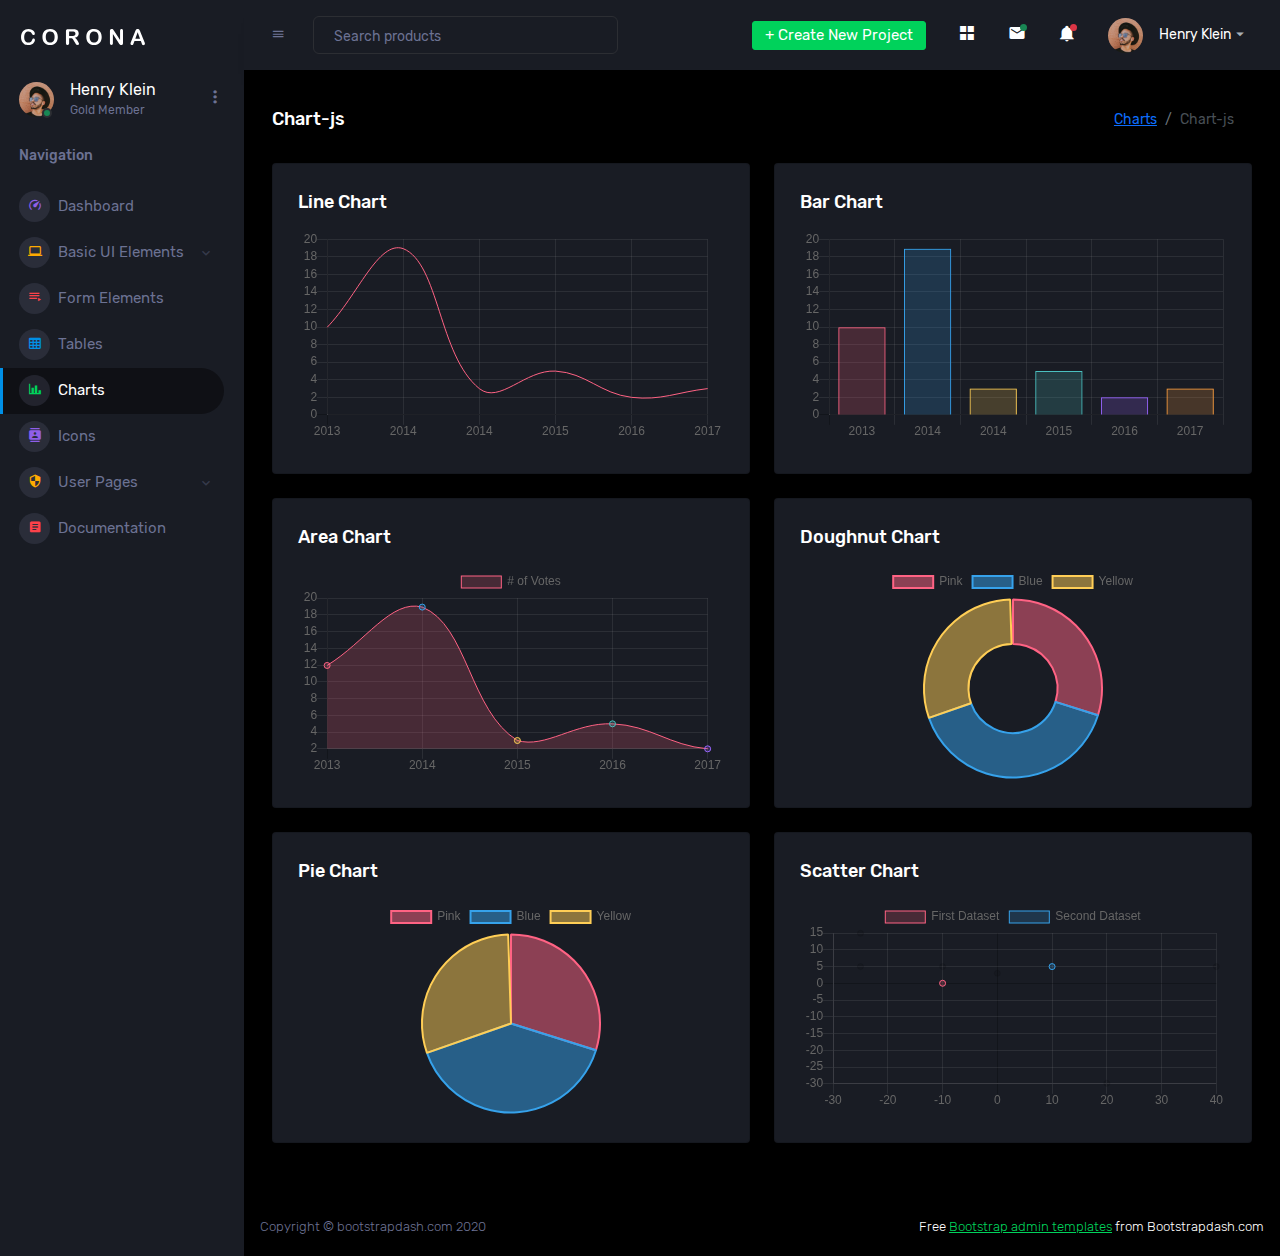
<file: pages/charts/chartjs.html>
<!DOCTYPE html>
<html lang="en">
  <head>
    <!-- Required meta tags -->
    <meta charset="utf-8">
    <meta name="viewport" content="width=device-width, initial-scale=1, shrink-to-fit=no">
    <title>Corona Admin</title>
    <!-- plugins:css -->
    <link rel="stylesheet" href="../../assets/vendors/mdi/css/materialdesignicons.min.css">
    <link rel="stylesheet" href="../../assets/vendors/css/vendor.bundle.base.css">
    <!-- endinject -->
    <!-- Plugin css for this page -->
    <!-- End Plugin css for this page -->
    <!-- inject:css -->
    <!-- endinject -->
    <!-- Layout styles -->
    <link rel="stylesheet" href="../../assets/css/style.css">
    <!-- End layout styles -->
    <link rel="shortcut icon" href="../../assets/images/favicon.png" />
  </head>
  <body>
    <div class="container-scroller">
      <!-- partial:../../partials/_sidebar.html -->
      <nav class="sidebar sidebar-offcanvas" id="sidebar">
        <div class="sidebar-brand-wrapper d-none d-lg-flex align-items-center justify-content-center fixed-top">
          <a class="sidebar-brand brand-logo" href="../../index.html"><img src="../../assets/images/logo.svg" alt="logo" /></a>
          <a class="sidebar-brand brand-logo-mini" href="../../index.html"><img src="../../assets/images/logo-mini.svg" alt="logo" /></a>
        </div>
        <ul class="nav">
          <li class="nav-item profile">
            <div class="profile-desc">
              <div class="profile-pic">
                <div class="count-indicator">
                  <img class="img-xs rounded-circle " src="../../assets/images/faces/face15.jpg" alt="">
                  <span class="count bg-success"></span>
                </div>
                <div class="profile-name">
                  <h5 class="mb-0 font-weight-normal">Henry Klein</h5>
                  <span>Gold Member</span>
                </div>
              </div>
              <a href="#" id="profile-dropdown" data-toggle="dropdown"><i class="mdi mdi-dots-vertical"></i></a>
              <div class="dropdown-menu dropdown-menu-right sidebar-dropdown preview-list" aria-labelledby="profile-dropdown">
                <a href="#" class="dropdown-item preview-item">
                  <div class="preview-thumbnail">
                    <div class="preview-icon bg-dark rounded-circle">
                      <i class="mdi mdi-settings text-primary"></i>
                    </div>
                  </div>
                  <div class="preview-item-content">
                    <p class="preview-subject ellipsis mb-1 text-small">Account settings</p>
                  </div>
                </a>
                <div class="dropdown-divider"></div>
                <a href="#" class="dropdown-item preview-item">
                  <div class="preview-thumbnail">
                    <div class="preview-icon bg-dark rounded-circle">
                      <i class="mdi mdi-onepassword  text-info"></i>
                    </div>
                  </div>
                  <div class="preview-item-content">
                    <p class="preview-subject ellipsis mb-1 text-small">Change Password</p>
                  </div>
                </a>
                <div class="dropdown-divider"></div>
                <a href="#" class="dropdown-item preview-item">
                  <div class="preview-thumbnail">
                    <div class="preview-icon bg-dark rounded-circle">
                      <i class="mdi mdi-calendar-today text-success"></i>
                    </div>
                  </div>
                  <div class="preview-item-content">
                    <p class="preview-subject ellipsis mb-1 text-small">To-do list</p>
                  </div>
                </a>
              </div>
            </div>
          </li>
          <li class="nav-item nav-category">
            <span class="nav-link">Navigation</span>
          </li>
          <li class="nav-item menu-items">
            <a class="nav-link" href="../../index.html">
              <span class="menu-icon">
                <i class="mdi mdi-speedometer"></i>
              </span>
              <span class="menu-title">Dashboard</span>
            </a>
          </li>
          <li class="nav-item menu-items">
            <a class="nav-link" data-toggle="collapse" href="#ui-basic" aria-expanded="false" aria-controls="ui-basic">
              <span class="menu-icon">
                <i class="mdi mdi-laptop"></i>
              </span>
              <span class="menu-title">Basic UI Elements</span>
              <i class="menu-arrow"></i>
            </a>
            <div class="collapse" id="ui-basic">
              <ul class="nav flex-column sub-menu">
                <li class="nav-item"> <a class="nav-link" href="../../pages/ui-features/buttons.html">Buttons</a></li>
                <li class="nav-item"> <a class="nav-link" href="../../pages/ui-features/dropdowns.html">Dropdowns</a></li>
                <li class="nav-item"> <a class="nav-link" href="../../pages/ui-features/typography.html">Typography</a></li>
              </ul>
            </div>
          </li>
          <li class="nav-item menu-items">
            <a class="nav-link" href="../../pages/forms/basic_elements.html">
              <span class="menu-icon">
                <i class="mdi mdi-playlist-play"></i>
              </span>
              <span class="menu-title">Form Elements</span>
            </a>
          </li>
          <li class="nav-item menu-items">
            <a class="nav-link" href="../../pages/tables/basic-table.html">
              <span class="menu-icon">
                <i class="mdi mdi-table-large"></i>
              </span>
              <span class="menu-title">Tables</span>
            </a>
          </li>
          <li class="nav-item menu-items">
            <a class="nav-link" href="../../pages/charts/chartjs.html">
              <span class="menu-icon">
                <i class="mdi mdi-chart-bar"></i>
              </span>
              <span class="menu-title">Charts</span>
            </a>
          </li>
          <li class="nav-item menu-items">
            <a class="nav-link" href="../../pages/icons/mdi.html">
              <span class="menu-icon">
                <i class="mdi mdi-contacts"></i>
              </span>
              <span class="menu-title">Icons</span>
            </a>
          </li>
          <li class="nav-item menu-items">
            <a class="nav-link" data-toggle="collapse" href="#auth" aria-expanded="false" aria-controls="auth">
              <span class="menu-icon">
                <i class="mdi mdi-security"></i>
              </span>
              <span class="menu-title">User Pages</span>
              <i class="menu-arrow"></i>
            </a>
            <div class="collapse" id="auth">
              <ul class="nav flex-column sub-menu">
                <li class="nav-item"> <a class="nav-link" href="../../pages/samples/blank-page.html"> Blank Page </a></li>
                <li class="nav-item"> <a class="nav-link" href="../../pages/samples/error-404.html"> 404 </a></li>
                <li class="nav-item"> <a class="nav-link" href="../../pages/samples/error-500.html"> 500 </a></li>
                <li class="nav-item"> <a class="nav-link" href="../../pages/samples/login.html"> Login </a></li>
                <li class="nav-item"> <a class="nav-link" href="../../pages/samples/register.html"> Register </a></li>
              </ul>
            </div>
          </li>
          <li class="nav-item menu-items">
            <a class="nav-link" href="http://www.bootstrapdash.com/demo/corona-free/jquery/documentation/documentation.html">
              <span class="menu-icon">
                <i class="mdi mdi-file-document-box"></i>
              </span>
              <span class="menu-title">Documentation</span>
            </a>
          </li>
        </ul>
      </nav>
      <!-- partial -->
      <div class="container-fluid page-body-wrapper">
        <!-- partial:../../partials/_navbar.html -->
        <nav class="navbar p-0 fixed-top d-flex flex-row">
          <div class="navbar-brand-wrapper d-flex d-lg-none align-items-center justify-content-center">
            <a class="navbar-brand brand-logo-mini" href="../../index.html"><img src="../../assets/images/logo-mini.svg" alt="logo" /></a>
          </div>
          <div class="navbar-menu-wrapper flex-grow d-flex align-items-stretch">
            <button class="navbar-toggler navbar-toggler align-self-center" type="button" data-toggle="minimize">
              <span class="mdi mdi-menu"></span>
            </button>
            <ul class="navbar-nav w-100">
              <li class="nav-item w-100">
                <form class="nav-link mt-2 mt-md-0 d-none d-lg-flex search">
                  <input type="text" class="form-control" placeholder="Search products">
                </form>
              </li>
            </ul>
            <ul class="navbar-nav navbar-nav-right">
              <li class="nav-item dropdown d-none d-lg-block">
                <a class="nav-link btn btn-success create-new-button" id="createbuttonDropdown" data-toggle="dropdown" aria-expanded="false" href="#">+ Create New Project</a>
                <div class="dropdown-menu dropdown-menu-right navbar-dropdown preview-list" aria-labelledby="createbuttonDropdown">
                  <h6 class="p-3 mb-0">Projects</h6>
                  <div class="dropdown-divider"></div>
                  <a class="dropdown-item preview-item">
                    <div class="preview-thumbnail">
                      <div class="preview-icon bg-dark rounded-circle">
                        <i class="mdi mdi-file-outline text-primary"></i>
                      </div>
                    </div>
                    <div class="preview-item-content">
                      <p class="preview-subject ellipsis mb-1">Software Development</p>
                    </div>
                  </a>
                  <div class="dropdown-divider"></div>
                  <a class="dropdown-item preview-item">
                    <div class="preview-thumbnail">
                      <div class="preview-icon bg-dark rounded-circle">
                        <i class="mdi mdi-web text-info"></i>
                      </div>
                    </div>
                    <div class="preview-item-content">
                      <p class="preview-subject ellipsis mb-1">UI Development</p>
                    </div>
                  </a>
                  <div class="dropdown-divider"></div>
                  <a class="dropdown-item preview-item">
                    <div class="preview-thumbnail">
                      <div class="preview-icon bg-dark rounded-circle">
                        <i class="mdi mdi-layers text-danger"></i>
                      </div>
                    </div>
                    <div class="preview-item-content">
                      <p class="preview-subject ellipsis mb-1">Software Testing</p>
                    </div>
                  </a>
                  <div class="dropdown-divider"></div>
                  <p class="p-3 mb-0 text-center">See all projects</p>
                </div>
              </li>
              <li class="nav-item nav-settings d-none d-lg-block">
                <a class="nav-link" href="#">
                  <i class="mdi mdi-view-grid"></i>
                </a>
              </li>
              <li class="nav-item dropdown border-left">
                <a class="nav-link count-indicator dropdown-toggle" id="messageDropdown" href="#" data-toggle="dropdown" aria-expanded="false">
                  <i class="mdi mdi-email"></i>
                  <span class="count bg-success"></span>
                </a>
                <div class="dropdown-menu dropdown-menu-right navbar-dropdown preview-list" aria-labelledby="messageDropdown">
                  <h6 class="p-3 mb-0">Messages</h6>
                  <div class="dropdown-divider"></div>
                  <a class="dropdown-item preview-item">
                    <div class="preview-thumbnail">
                      <img src="../../assets/images/faces/face4.jpg" alt="image" class="rounded-circle profile-pic">
                    </div>
                    <div class="preview-item-content">
                      <p class="preview-subject ellipsis mb-1">Mark send you a message</p>
                      <p class="text-muted mb-0"> 1 Minutes ago </p>
                    </div>
                  </a>
                  <div class="dropdown-divider"></div>
                  <a class="dropdown-item preview-item">
                    <div class="preview-thumbnail">
                      <img src="../../assets/images/faces/face2.jpg" alt="image" class="rounded-circle profile-pic">
                    </div>
                    <div class="preview-item-content">
                      <p class="preview-subject ellipsis mb-1">Cregh send you a message</p>
                      <p class="text-muted mb-0"> 15 Minutes ago </p>
                    </div>
                  </a>
                  <div class="dropdown-divider"></div>
                  <a class="dropdown-item preview-item">
                    <div class="preview-thumbnail">
                      <img src="../../assets/images/faces/face3.jpg" alt="image" class="rounded-circle profile-pic">
                    </div>
                    <div class="preview-item-content">
                      <p class="preview-subject ellipsis mb-1">Profile picture updated</p>
                      <p class="text-muted mb-0"> 18 Minutes ago </p>
                    </div>
                  </a>
                  <div class="dropdown-divider"></div>
                  <p class="p-3 mb-0 text-center">4 new messages</p>
                </div>
              </li>
              <li class="nav-item dropdown border-left">
                <a class="nav-link count-indicator dropdown-toggle" id="notificationDropdown" href="#" data-toggle="dropdown">
                  <i class="mdi mdi-bell"></i>
                  <span class="count bg-danger"></span>
                </a>
                <div class="dropdown-menu dropdown-menu-right navbar-dropdown preview-list" aria-labelledby="notificationDropdown">
                  <h6 class="p-3 mb-0">Notifications</h6>
                  <div class="dropdown-divider"></div>
                  <a class="dropdown-item preview-item">
                    <div class="preview-thumbnail">
                      <div class="preview-icon bg-dark rounded-circle">
                        <i class="mdi mdi-calendar text-success"></i>
                      </div>
                    </div>
                    <div class="preview-item-content">
                      <p class="preview-subject mb-1">Event today</p>
                      <p class="text-muted ellipsis mb-0"> Just a reminder that you have an event today </p>
                    </div>
                  </a>
                  <div class="dropdown-divider"></div>
                  <a class="dropdown-item preview-item">
                    <div class="preview-thumbnail">
                      <div class="preview-icon bg-dark rounded-circle">
                        <i class="mdi mdi-settings text-danger"></i>
                      </div>
                    </div>
                    <div class="preview-item-content">
                      <p class="preview-subject mb-1">Settings</p>
                      <p class="text-muted ellipsis mb-0"> Update dashboard </p>
                    </div>
                  </a>
                  <div class="dropdown-divider"></div>
                  <a class="dropdown-item preview-item">
                    <div class="preview-thumbnail">
                      <div class="preview-icon bg-dark rounded-circle">
                        <i class="mdi mdi-link-variant text-warning"></i>
                      </div>
                    </div>
                    <div class="preview-item-content">
                      <p class="preview-subject mb-1">Launch Admin</p>
                      <p class="text-muted ellipsis mb-0"> New admin wow! </p>
                    </div>
                  </a>
                  <div class="dropdown-divider"></div>
                  <p class="p-3 mb-0 text-center">See all notifications</p>
                </div>
              </li>
              <li class="nav-item dropdown">
                <a class="nav-link" id="profileDropdown" href="#" data-toggle="dropdown">
                  <div class="navbar-profile">
                    <img class="img-xs rounded-circle" src="../../assets/images/faces/face15.jpg" alt="">
                    <p class="mb-0 d-none d-sm-block navbar-profile-name">Henry Klein</p>
                    <i class="mdi mdi-menu-down d-none d-sm-block"></i>
                  </div>
                </a>
                <div class="dropdown-menu dropdown-menu-right navbar-dropdown preview-list" aria-labelledby="profileDropdown">
                  <h6 class="p-3 mb-0">Profile</h6>
                  <div class="dropdown-divider"></div>
                  <a class="dropdown-item preview-item">
                    <div class="preview-thumbnail">
                      <div class="preview-icon bg-dark rounded-circle">
                        <i class="mdi mdi-settings text-success"></i>
                      </div>
                    </div>
                    <div class="preview-item-content">
                      <p class="preview-subject mb-1">Settings</p>
                    </div>
                  </a>
                  <div class="dropdown-divider"></div>
                  <a class="dropdown-item preview-item">
                    <div class="preview-thumbnail">
                      <div class="preview-icon bg-dark rounded-circle">
                        <i class="mdi mdi-logout text-danger"></i>
                      </div>
                    </div>
                    <div class="preview-item-content">
                      <p class="preview-subject mb-1">Log out</p>
                    </div>
                  </a>
                  <div class="dropdown-divider"></div>
                  <p class="p-3 mb-0 text-center">Advanced settings</p>
                </div>
              </li>
            </ul>
            <button class="navbar-toggler navbar-toggler-right d-lg-none align-self-center" type="button" data-toggle="offcanvas">
              <span class="mdi mdi-format-line-spacing"></span>
            </button>
          </div>
        </nav>
        <!-- partial -->
        <div class="main-panel">
          <div class="content-wrapper">
            <div class="page-header">
              <h3 class="page-title"> Chart-js </h3>
              <nav aria-label="breadcrumb">
                <ol class="breadcrumb">
                  <li class="breadcrumb-item"><a href="#">Charts</a></li>
                  <li class="breadcrumb-item active" aria-current="page">Chart-js</li>
                </ol>
              </nav>
            </div>
            <div class="row">
              <div class="col-lg-6 grid-margin stretch-card">
                <div class="card">
                  <div class="card-body">
                    <h4 class="card-title">Line chart</h4>
                    <canvas id="lineChart" style="height:250px"></canvas>
                  </div>
                </div>
              </div>
              <div class="col-lg-6 grid-margin stretch-card">
                <div class="card">
                  <div class="card-body">
                    <h4 class="card-title">Bar chart</h4>
                    <canvas id="barChart" style="height:230px"></canvas>
                  </div>
                </div>
              </div>
            </div>
            <div class="row">
              <div class="col-lg-6 grid-margin stretch-card">
                <div class="card">
                  <div class="card-body">
                    <h4 class="card-title">Area chart</h4>
                    <canvas id="areaChart" style="height:250px"></canvas>
                  </div>
                </div>
              </div>
              <div class="col-lg-6 grid-margin stretch-card">
                <div class="card">
                  <div class="card-body">
                    <h4 class="card-title">Doughnut chart</h4>
                    <canvas id="doughnutChart" style="height:250px"></canvas>
                  </div>
                </div>
              </div>
            </div>
            <div class="row">
              <div class="col-lg-6 grid-margin stretch-card">
                <div class="card">
                  <div class="card-body">
                    <h4 class="card-title">Pie chart</h4>
                    <canvas id="pieChart" style="height:250px"></canvas>
                  </div>
                </div>
              </div>
              <div class="col-lg-6 grid-margin stretch-card">
                <div class="card">
                  <div class="card-body">
                    <h4 class="card-title">Scatter chart</h4>
                    <canvas id="scatterChart" style="height:250px"></canvas>
                  </div>
                </div>
              </div>
            </div>
          </div>
          <!-- content-wrapper ends -->
          <!-- partial:../../partials/_footer.html -->
          <footer class="footer">
            <div class="d-sm-flex justify-content-center justify-content-sm-between">
              <span class="text-muted d-block text-center text-sm-left d-sm-inline-block">Copyright © bootstrapdash.com 2020</span>
              <span class="float-none float-sm-right d-block mt-1 mt-sm-0 text-center"> Free <a href="https://www.bootstrapdash.com/bootstrap-admin-template/" target="_blank">Bootstrap admin templates</a> from Bootstrapdash.com</span>
            </div>
          </footer>
          <!-- partial -->
        </div>
        <!-- main-panel ends -->
      </div>
      <!-- page-body-wrapper ends -->
    </div>
    <!-- container-scroller -->
    <!-- plugins:js -->
    <script src="../../assets/vendors/js/vendor.bundle.base.js"></script>
    <!-- endinject -->
    <!-- Plugin js for this page -->
    <script src="../../assets/vendors/chart.js/Chart.min.js"></script>
    <!-- End plugin js for this page -->
    <!-- inject:js -->
    <script src="../../assets/js/off-canvas.js"></script>
    <script src="../../assets/js/hoverable-collapse.js"></script>
    <script src="../../assets/js/misc.js"></script>
    <script src="../../assets/js/settings.js"></script>
    <script src="../../assets/js/todolist.js"></script>
    <!-- endinject -->
    <!-- Custom js for this page -->
    <script src="../../assets/js/chart.js"></script>
    <!-- End custom js for this page -->
  </body>
</html>
</file>
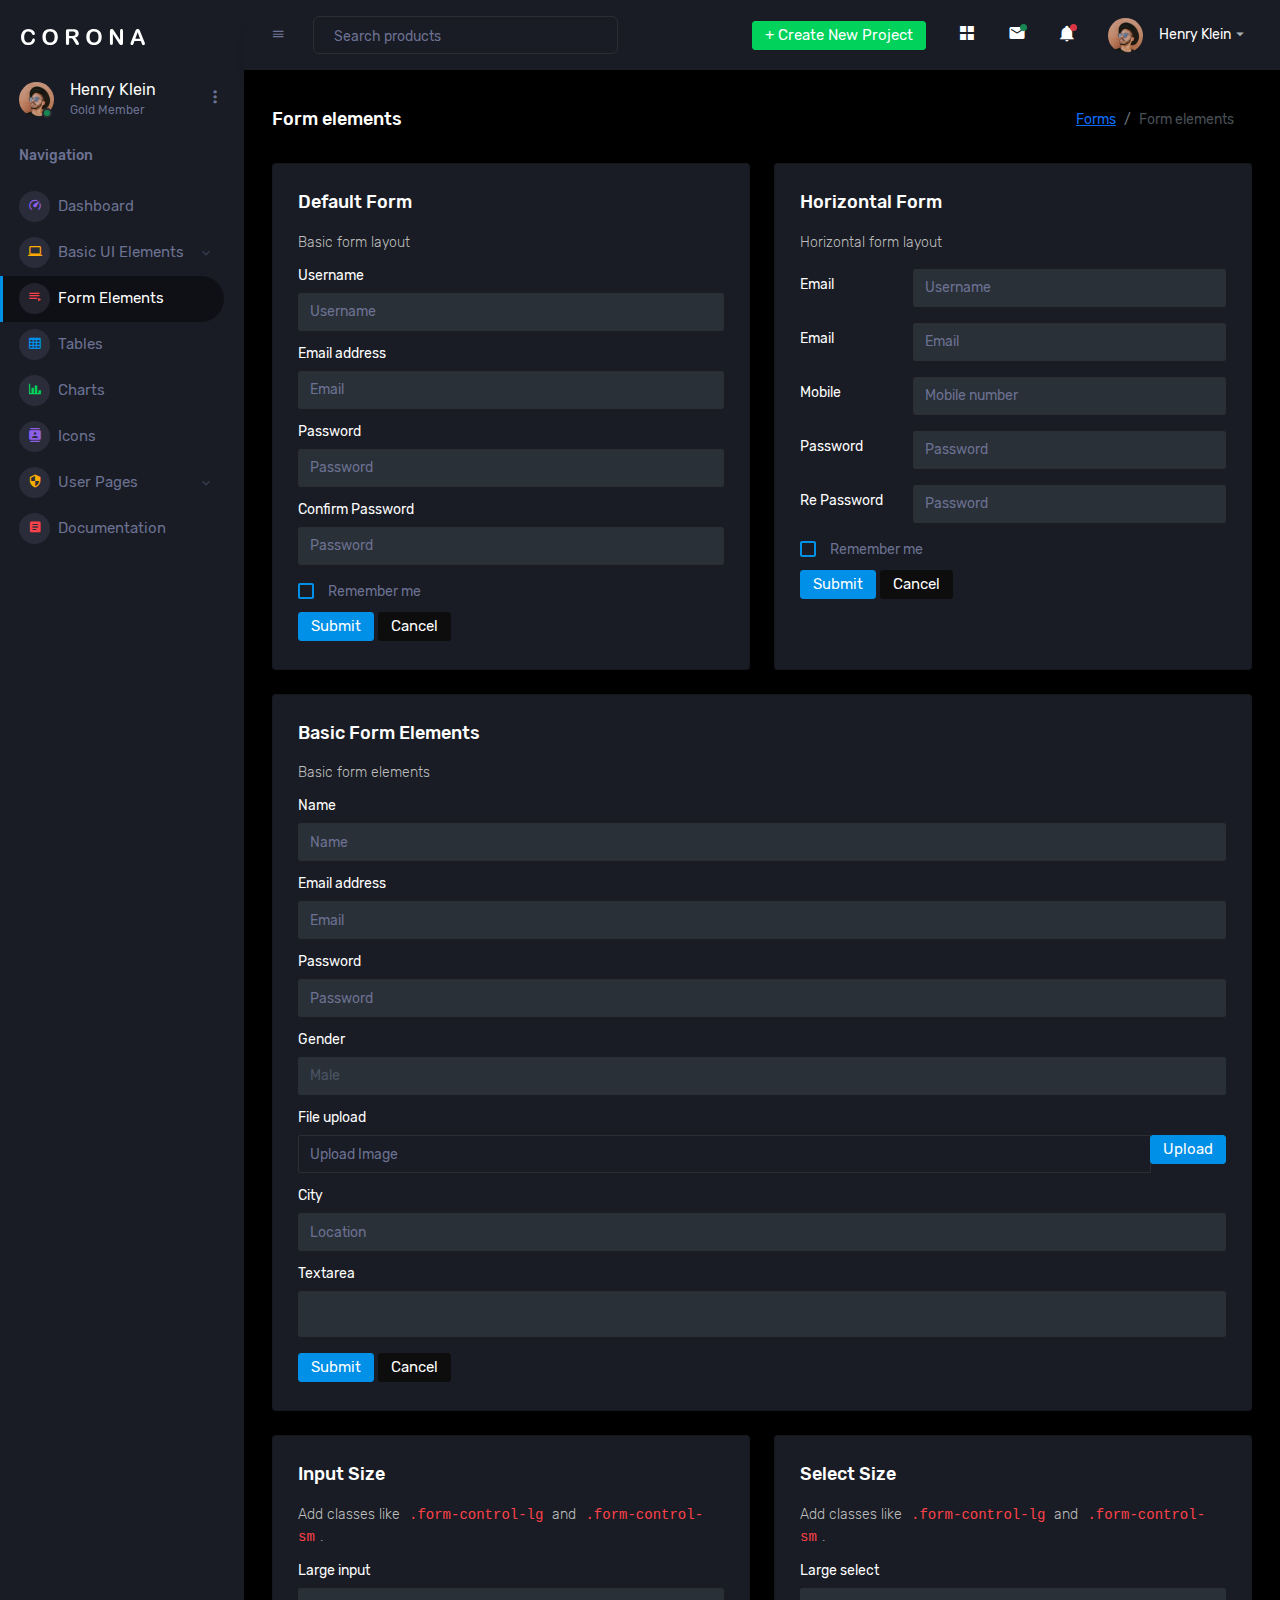
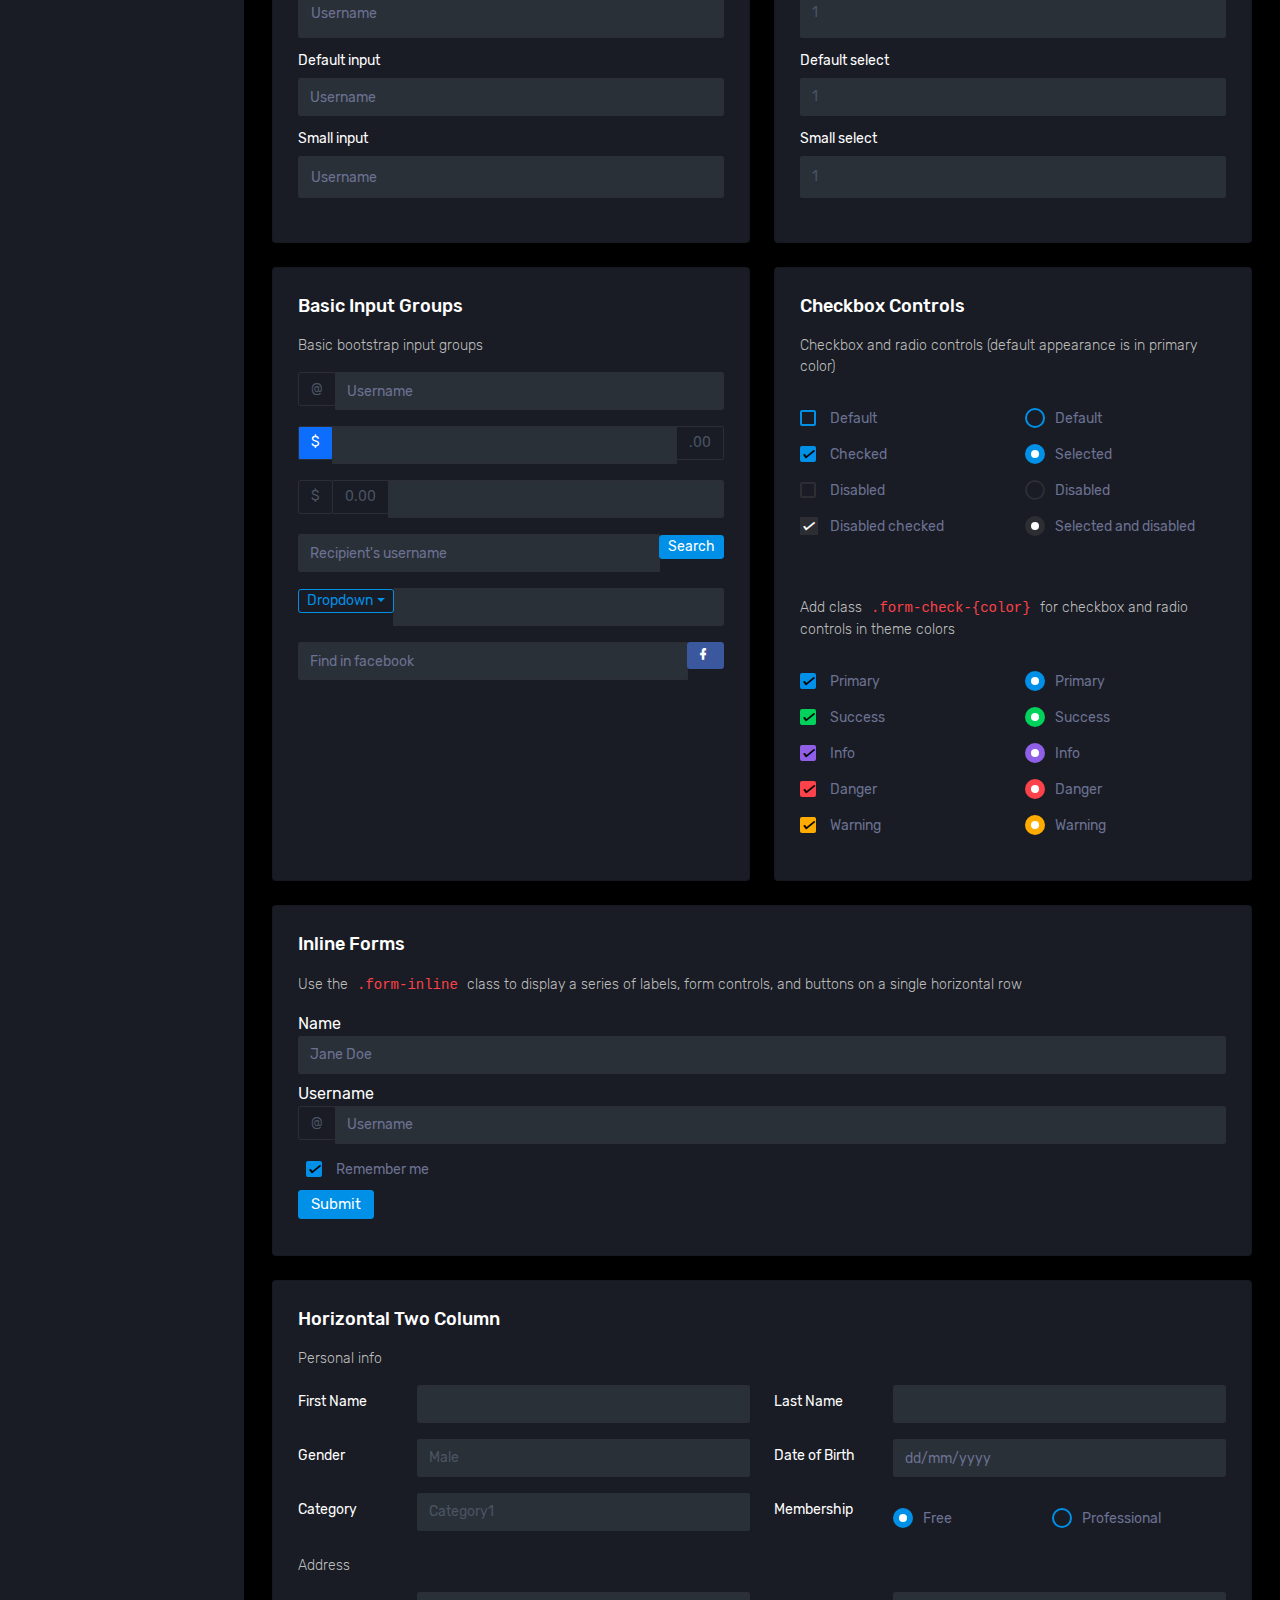
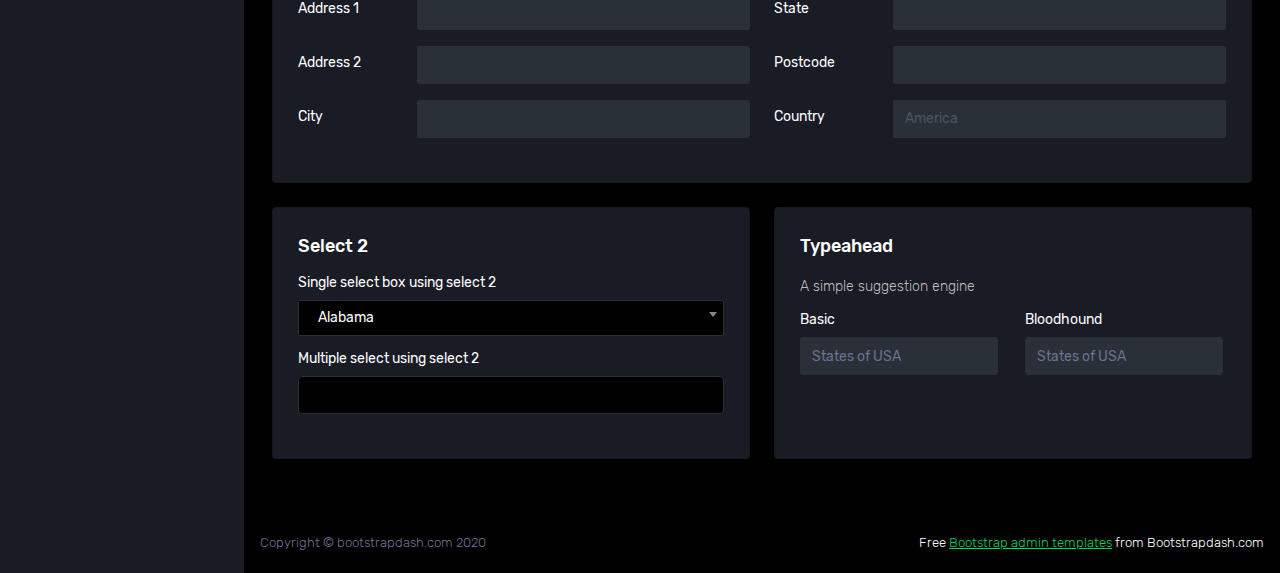
<file: pages/forms/basic_elements.html>
<!DOCTYPE html>
<html lang="en">
  <head>
    <!-- Required meta tags -->
    <meta charset="utf-8">
    <meta name="viewport" content="width=device-width, initial-scale=1, shrink-to-fit=no">
    <title>Corona Admin</title>
    <!-- plugins:css -->
    <link rel="stylesheet" href="../../assets/vendors/mdi/css/materialdesignicons.min.css">
    <link rel="stylesheet" href="../../assets/vendors/css/vendor.bundle.base.css">
    <!-- endinject -->
    <!-- Plugin css for this page -->
    <link rel="stylesheet" href="../../assets/vendors/select2/select2.min.css">
    <link rel="stylesheet" href="../../assets/vendors/select2-bootstrap-theme/select2-bootstrap.min.css">
    <!-- End plugin css for this page -->
    <!-- inject:css -->
    <!-- endinject -->
    <!-- Layout styles -->
    <link rel="stylesheet" href="../../assets/css/style.css">
    <!-- End layout styles -->
    <link rel="shortcut icon" href="../../assets/images/favicon.png" />
  </head>
  <body>
    <div class="container-scroller">
      <!-- partial:../../partials/_sidebar.html -->
      <nav class="sidebar sidebar-offcanvas" id="sidebar">
        <div class="sidebar-brand-wrapper d-none d-lg-flex align-items-center justify-content-center fixed-top">
          <a class="sidebar-brand brand-logo" href="../../index.html"><img src="../../assets/images/logo.svg" alt="logo" /></a>
          <a class="sidebar-brand brand-logo-mini" href="../../index.html"><img src="../../assets/images/logo-mini.svg" alt="logo" /></a>
        </div>
        <ul class="nav">
          <li class="nav-item profile">
            <div class="profile-desc">
              <div class="profile-pic">
                <div class="count-indicator">
                  <img class="img-xs rounded-circle " src="../../assets/images/faces/face15.jpg" alt="">
                  <span class="count bg-success"></span>
                </div>
                <div class="profile-name">
                  <h5 class="mb-0 font-weight-normal">Henry Klein</h5>
                  <span>Gold Member</span>
                </div>
              </div>
              <a href="#" id="profile-dropdown" data-toggle="dropdown"><i class="mdi mdi-dots-vertical"></i></a>
              <div class="dropdown-menu dropdown-menu-right sidebar-dropdown preview-list" aria-labelledby="profile-dropdown">
                <a href="#" class="dropdown-item preview-item">
                  <div class="preview-thumbnail">
                    <div class="preview-icon bg-dark rounded-circle">
                      <i class="mdi mdi-settings text-primary"></i>
                    </div>
                  </div>
                  <div class="preview-item-content">
                    <p class="preview-subject ellipsis mb-1 text-small">Account settings</p>
                  </div>
                </a>
                <div class="dropdown-divider"></div>
                <a href="#" class="dropdown-item preview-item">
                  <div class="preview-thumbnail">
                    <div class="preview-icon bg-dark rounded-circle">
                      <i class="mdi mdi-onepassword  text-info"></i>
                    </div>
                  </div>
                  <div class="preview-item-content">
                    <p class="preview-subject ellipsis mb-1 text-small">Change Password</p>
                  </div>
                </a>
                <div class="dropdown-divider"></div>
                <a href="#" class="dropdown-item preview-item">
                  <div class="preview-thumbnail">
                    <div class="preview-icon bg-dark rounded-circle">
                      <i class="mdi mdi-calendar-today text-success"></i>
                    </div>
                  </div>
                  <div class="preview-item-content">
                    <p class="preview-subject ellipsis mb-1 text-small">To-do list</p>
                  </div>
                </a>
              </div>
            </div>
          </li>
          <li class="nav-item nav-category">
            <span class="nav-link">Navigation</span>
          </li>
          <li class="nav-item menu-items">
            <a class="nav-link" href="../../index.html">
              <span class="menu-icon">
                <i class="mdi mdi-speedometer"></i>
              </span>
              <span class="menu-title">Dashboard</span>
            </a>
          </li>
          <li class="nav-item menu-items">
            <a class="nav-link" data-toggle="collapse" href="#ui-basic" aria-expanded="false" aria-controls="ui-basic">
              <span class="menu-icon">
                <i class="mdi mdi-laptop"></i>
              </span>
              <span class="menu-title">Basic UI Elements</span>
              <i class="menu-arrow"></i>
            </a>
            <div class="collapse" id="ui-basic">
              <ul class="nav flex-column sub-menu">
                <li class="nav-item"> <a class="nav-link" href="../../pages/ui-features/buttons.html">Buttons</a></li>
                <li class="nav-item"> <a class="nav-link" href="../../pages/ui-features/dropdowns.html">Dropdowns</a></li>
                <li class="nav-item"> <a class="nav-link" href="../../pages/ui-features/typography.html">Typography</a></li>
              </ul>
            </div>
          </li>
          <li class="nav-item menu-items">
            <a class="nav-link" href="../../pages/forms/basic_elements.html">
              <span class="menu-icon">
                <i class="mdi mdi-playlist-play"></i>
              </span>
              <span class="menu-title">Form Elements</span>
            </a>
          </li>
          <li class="nav-item menu-items">
            <a class="nav-link" href="../../pages/tables/basic-table.html">
              <span class="menu-icon">
                <i class="mdi mdi-table-large"></i>
              </span>
              <span class="menu-title">Tables</span>
            </a>
          </li>
          <li class="nav-item menu-items">
            <a class="nav-link" href="../../pages/charts/chartjs.html">
              <span class="menu-icon">
                <i class="mdi mdi-chart-bar"></i>
              </span>
              <span class="menu-title">Charts</span>
            </a>
          </li>
          <li class="nav-item menu-items">
            <a class="nav-link" href="../../pages/icons/mdi.html">
              <span class="menu-icon">
                <i class="mdi mdi-contacts"></i>
              </span>
              <span class="menu-title">Icons</span>
            </a>
          </li>
          <li class="nav-item menu-items">
            <a class="nav-link" data-toggle="collapse" href="#auth" aria-expanded="false" aria-controls="auth">
              <span class="menu-icon">
                <i class="mdi mdi-security"></i>
              </span>
              <span class="menu-title">User Pages</span>
              <i class="menu-arrow"></i>
            </a>
            <div class="collapse" id="auth">
              <ul class="nav flex-column sub-menu">
                <li class="nav-item"> <a class="nav-link" href="../../pages/samples/blank-page.html"> Blank Page </a></li>
                <li class="nav-item"> <a class="nav-link" href="../../pages/samples/error-404.html"> 404 </a></li>
                <li class="nav-item"> <a class="nav-link" href="../../pages/samples/error-500.html"> 500 </a></li>
                <li class="nav-item"> <a class="nav-link" href="../../pages/samples/login.html"> Login </a></li>
                <li class="nav-item"> <a class="nav-link" href="../../pages/samples/register.html"> Register </a></li>
              </ul>
            </div>
          </li>
          <li class="nav-item menu-items">
            <a class="nav-link" href="http://www.bootstrapdash.com/demo/corona-free/jquery/documentation/documentation.html">
              <span class="menu-icon">
                <i class="mdi mdi-file-document-box"></i>
              </span>
              <span class="menu-title">Documentation</span>
            </a>
          </li>
        </ul>
      </nav>
      <!-- partial -->
      <div class="container-fluid page-body-wrapper">
        <!-- partial:../../partials/_navbar.html -->
        <nav class="navbar p-0 fixed-top d-flex flex-row">
          <div class="navbar-brand-wrapper d-flex d-lg-none align-items-center justify-content-center">
            <a class="navbar-brand brand-logo-mini" href="../../index.html"><img src="../../assets/images/logo-mini.svg" alt="logo" /></a>
          </div>
          <div class="navbar-menu-wrapper flex-grow d-flex align-items-stretch">
            <button class="navbar-toggler navbar-toggler align-self-center" type="button" data-toggle="minimize">
              <span class="mdi mdi-menu"></span>
            </button>
            <ul class="navbar-nav w-100">
              <li class="nav-item w-100">
                <form class="nav-link mt-2 mt-md-0 d-none d-lg-flex search">
                  <input type="text" class="form-control" placeholder="Search products">
                </form>
              </li>
            </ul>
            <ul class="navbar-nav navbar-nav-right">
              <li class="nav-item dropdown d-none d-lg-block">
                <a class="nav-link btn btn-success create-new-button" id="createbuttonDropdown" data-toggle="dropdown" aria-expanded="false" href="#">+ Create New Project</a>
                <div class="dropdown-menu dropdown-menu-right navbar-dropdown preview-list" aria-labelledby="createbuttonDropdown">
                  <h6 class="p-3 mb-0">Projects</h6>
                  <div class="dropdown-divider"></div>
                  <a class="dropdown-item preview-item">
                    <div class="preview-thumbnail">
                      <div class="preview-icon bg-dark rounded-circle">
                        <i class="mdi mdi-file-outline text-primary"></i>
                      </div>
                    </div>
                    <div class="preview-item-content">
                      <p class="preview-subject ellipsis mb-1">Software Development</p>
                    </div>
                  </a>
                  <div class="dropdown-divider"></div>
                  <a class="dropdown-item preview-item">
                    <div class="preview-thumbnail">
                      <div class="preview-icon bg-dark rounded-circle">
                        <i class="mdi mdi-web text-info"></i>
                      </div>
                    </div>
                    <div class="preview-item-content">
                      <p class="preview-subject ellipsis mb-1">UI Development</p>
                    </div>
                  </a>
                  <div class="dropdown-divider"></div>
                  <a class="dropdown-item preview-item">
                    <div class="preview-thumbnail">
                      <div class="preview-icon bg-dark rounded-circle">
                        <i class="mdi mdi-layers text-danger"></i>
                      </div>
                    </div>
                    <div class="preview-item-content">
                      <p class="preview-subject ellipsis mb-1">Software Testing</p>
                    </div>
                  </a>
                  <div class="dropdown-divider"></div>
                  <p class="p-3 mb-0 text-center">See all projects</p>
                </div>
              </li>
              <li class="nav-item nav-settings d-none d-lg-block">
                <a class="nav-link" href="#">
                  <i class="mdi mdi-view-grid"></i>
                </a>
              </li>
              <li class="nav-item dropdown border-left">
                <a class="nav-link count-indicator dropdown-toggle" id="messageDropdown" href="#" data-toggle="dropdown" aria-expanded="false">
                  <i class="mdi mdi-email"></i>
                  <span class="count bg-success"></span>
                </a>
                <div class="dropdown-menu dropdown-menu-right navbar-dropdown preview-list" aria-labelledby="messageDropdown">
                  <h6 class="p-3 mb-0">Messages</h6>
                  <div class="dropdown-divider"></div>
                  <a class="dropdown-item preview-item">
                    <div class="preview-thumbnail">
                      <img src="../../assets/images/faces/face4.jpg" alt="image" class="rounded-circle profile-pic">
                    </div>
                    <div class="preview-item-content">
                      <p class="preview-subject ellipsis mb-1">Mark send you a message</p>
                      <p class="text-muted mb-0"> 1 Minutes ago </p>
                    </div>
                  </a>
                  <div class="dropdown-divider"></div>
                  <a class="dropdown-item preview-item">
                    <div class="preview-thumbnail">
                      <img src="../../assets/images/faces/face2.jpg" alt="image" class="rounded-circle profile-pic">
                    </div>
                    <div class="preview-item-content">
                      <p class="preview-subject ellipsis mb-1">Cregh send you a message</p>
                      <p class="text-muted mb-0"> 15 Minutes ago </p>
                    </div>
                  </a>
                  <div class="dropdown-divider"></div>
                  <a class="dropdown-item preview-item">
                    <div class="preview-thumbnail">
                      <img src="../../assets/images/faces/face3.jpg" alt="image" class="rounded-circle profile-pic">
                    </div>
                    <div class="preview-item-content">
                      <p class="preview-subject ellipsis mb-1">Profile picture updated</p>
                      <p class="text-muted mb-0"> 18 Minutes ago </p>
                    </div>
                  </a>
                  <div class="dropdown-divider"></div>
                  <p class="p-3 mb-0 text-center">4 new messages</p>
                </div>
              </li>
              <li class="nav-item dropdown border-left">
                <a class="nav-link count-indicator dropdown-toggle" id="notificationDropdown" href="#" data-toggle="dropdown">
                  <i class="mdi mdi-bell"></i>
                  <span class="count bg-danger"></span>
                </a>
                <div class="dropdown-menu dropdown-menu-right navbar-dropdown preview-list" aria-labelledby="notificationDropdown">
                  <h6 class="p-3 mb-0">Notifications</h6>
                  <div class="dropdown-divider"></div>
                  <a class="dropdown-item preview-item">
                    <div class="preview-thumbnail">
                      <div class="preview-icon bg-dark rounded-circle">
                        <i class="mdi mdi-calendar text-success"></i>
                      </div>
                    </div>
                    <div class="preview-item-content">
                      <p class="preview-subject mb-1">Event today</p>
                      <p class="text-muted ellipsis mb-0"> Just a reminder that you have an event today </p>
                    </div>
                  </a>
                  <div class="dropdown-divider"></div>
                  <a class="dropdown-item preview-item">
                    <div class="preview-thumbnail">
                      <div class="preview-icon bg-dark rounded-circle">
                        <i class="mdi mdi-settings text-danger"></i>
                      </div>
                    </div>
                    <div class="preview-item-content">
                      <p class="preview-subject mb-1">Settings</p>
                      <p class="text-muted ellipsis mb-0"> Update dashboard </p>
                    </div>
                  </a>
                  <div class="dropdown-divider"></div>
                  <a class="dropdown-item preview-item">
                    <div class="preview-thumbnail">
                      <div class="preview-icon bg-dark rounded-circle">
                        <i class="mdi mdi-link-variant text-warning"></i>
                      </div>
                    </div>
                    <div class="preview-item-content">
                      <p class="preview-subject mb-1">Launch Admin</p>
                      <p class="text-muted ellipsis mb-0"> New admin wow! </p>
                    </div>
                  </a>
                  <div class="dropdown-divider"></div>
                  <p class="p-3 mb-0 text-center">See all notifications</p>
                </div>
              </li>
              <li class="nav-item dropdown">
                <a class="nav-link" id="profileDropdown" href="#" data-toggle="dropdown">
                  <div class="navbar-profile">
                    <img class="img-xs rounded-circle" src="../../assets/images/faces/face15.jpg" alt="">
                    <p class="mb-0 d-none d-sm-block navbar-profile-name">Henry Klein</p>
                    <i class="mdi mdi-menu-down d-none d-sm-block"></i>
                  </div>
                </a>
                <div class="dropdown-menu dropdown-menu-right navbar-dropdown preview-list" aria-labelledby="profileDropdown">
                  <h6 class="p-3 mb-0">Profile</h6>
                  <div class="dropdown-divider"></div>
                  <a class="dropdown-item preview-item">
                    <div class="preview-thumbnail">
                      <div class="preview-icon bg-dark rounded-circle">
                        <i class="mdi mdi-settings text-success"></i>
                      </div>
                    </div>
                    <div class="preview-item-content">
                      <p class="preview-subject mb-1">Settings</p>
                    </div>
                  </a>
                  <div class="dropdown-divider"></div>
                  <a class="dropdown-item preview-item">
                    <div class="preview-thumbnail">
                      <div class="preview-icon bg-dark rounded-circle">
                        <i class="mdi mdi-logout text-danger"></i>
                      </div>
                    </div>
                    <div class="preview-item-content">
                      <p class="preview-subject mb-1">Log out</p>
                    </div>
                  </a>
                  <div class="dropdown-divider"></div>
                  <p class="p-3 mb-0 text-center">Advanced settings</p>
                </div>
              </li>
            </ul>
            <button class="navbar-toggler navbar-toggler-right d-lg-none align-self-center" type="button" data-toggle="offcanvas">
              <span class="mdi mdi-format-line-spacing"></span>
            </button>
          </div>
        </nav>
        <!-- partial -->
        <div class="main-panel">
          <div class="content-wrapper">
            <div class="page-header">
              <h3 class="page-title"> Form elements </h3>
              <nav aria-label="breadcrumb">
                <ol class="breadcrumb">
                  <li class="breadcrumb-item"><a href="#">Forms</a></li>
                  <li class="breadcrumb-item active" aria-current="page">Form elements</li>
                </ol>
              </nav>
            </div>
            <div class="row">
              <div class="col-md-6 grid-margin stretch-card">
                <div class="card">
                  <div class="card-body">
                    <h4 class="card-title">Default form</h4>
                    <p class="card-description"> Basic form layout </p>
                    <form class="forms-sample">
                      <div class="form-group">
                        <label for="exampleInputUsername1">Username</label>
                        <input type="text" class="form-control" id="exampleInputUsername1" placeholder="Username">
                      </div>
                      <div class="form-group">
                        <label for="exampleInputEmail1">Email address</label>
                        <input type="email" class="form-control" id="exampleInputEmail1" placeholder="Email">
                      </div>
                      <div class="form-group">
                        <label for="exampleInputPassword1">Password</label>
                        <input type="password" class="form-control" id="exampleInputPassword1" placeholder="Password">
                      </div>
                      <div class="form-group">
                        <label for="exampleInputConfirmPassword1">Confirm Password</label>
                        <input type="password" class="form-control" id="exampleInputConfirmPassword1" placeholder="Password">
                      </div>
                      <div class="form-check form-check-flat form-check-primary">
                        <label class="form-check-label">
                          <input type="checkbox" class="form-check-input"> Remember me </label>
                      </div>
                      <button type="submit" class="btn btn-primary mr-2">Submit</button>
                      <button class="btn btn-dark">Cancel</button>
                    </form>
                  </div>
                </div>
              </div>
              <div class="col-md-6 grid-margin stretch-card">
                <div class="card">
                  <div class="card-body">
                    <h4 class="card-title">Horizontal Form</h4>
                    <p class="card-description"> Horizontal form layout </p>
                    <form class="forms-sample">
                      <div class="form-group row">
                        <label for="exampleInputUsername2" class="col-sm-3 col-form-label">Email</label>
                        <div class="col-sm-9">
                          <input type="text" class="form-control" id="exampleInputUsername2" placeholder="Username">
                        </div>
                      </div>
                      <div class="form-group row">
                        <label for="exampleInputEmail2" class="col-sm-3 col-form-label">Email</label>
                        <div class="col-sm-9">
                          <input type="email" class="form-control" id="exampleInputEmail2" placeholder="Email">
                        </div>
                      </div>
                      <div class="form-group row">
                        <label for="exampleInputMobile" class="col-sm-3 col-form-label">Mobile</label>
                        <div class="col-sm-9">
                          <input type="text" class="form-control" id="exampleInputMobile" placeholder="Mobile number">
                        </div>
                      </div>
                      <div class="form-group row">
                        <label for="exampleInputPassword2" class="col-sm-3 col-form-label">Password</label>
                        <div class="col-sm-9">
                          <input type="password" class="form-control" id="exampleInputPassword2" placeholder="Password">
                        </div>
                      </div>
                      <div class="form-group row">
                        <label for="exampleInputConfirmPassword2" class="col-sm-3 col-form-label">Re Password</label>
                        <div class="col-sm-9">
                          <input type="password" class="form-control" id="exampleInputConfirmPassword2" placeholder="Password">
                        </div>
                      </div>
                      <div class="form-check form-check-flat form-check-primary">
                        <label class="form-check-label">
                          <input type="checkbox" class="form-check-input"> Remember me </label>
                      </div>
                      <button type="submit" class="btn btn-primary mr-2">Submit</button>
                      <button class="btn btn-dark">Cancel</button>
                    </form>
                  </div>
                </div>
              </div>
              <div class="col-12 grid-margin stretch-card">
                <div class="card">
                  <div class="card-body">
                    <h4 class="card-title">Basic form elements</h4>
                    <p class="card-description"> Basic form elements </p>
                    <form class="forms-sample">
                      <div class="form-group">
                        <label for="exampleInputName1">Name</label>
                        <input type="text" class="form-control" id="exampleInputName1" placeholder="Name">
                      </div>
                      <div class="form-group">
                        <label for="exampleInputEmail3">Email address</label>
                        <input type="email" class="form-control" id="exampleInputEmail3" placeholder="Email">
                      </div>
                      <div class="form-group">
                        <label for="exampleInputPassword4">Password</label>
                        <input type="password" class="form-control" id="exampleInputPassword4" placeholder="Password">
                      </div>
                      <div class="form-group">
                        <label for="exampleSelectGender">Gender</label>
                        <select class="form-control" id="exampleSelectGender">
                          <option>Male</option>
                          <option>Female</option>
                        </select>
                      </div>
                      <div class="form-group">
                        <label>File upload</label>
                        <input type="file" name="img[]" class="file-upload-default">
                        <div class="input-group col-xs-12">
                          <input type="text" class="form-control file-upload-info" disabled placeholder="Upload Image">
                          <span class="input-group-append">
                            <button class="file-upload-browse btn btn-primary" type="button">Upload</button>
                          </span>
                        </div>
                      </div>
                      <div class="form-group">
                        <label for="exampleInputCity1">City</label>
                        <input type="text" class="form-control" id="exampleInputCity1" placeholder="Location">
                      </div>
                      <div class="form-group">
                        <label for="exampleTextarea1">Textarea</label>
                        <textarea class="form-control" id="exampleTextarea1" rows="4"></textarea>
                      </div>
                      <button type="submit" class="btn btn-primary mr-2">Submit</button>
                      <button class="btn btn-dark">Cancel</button>
                    </form>
                  </div>
                </div>
              </div>
              <div class="col-md-6 grid-margin stretch-card">
                <div class="card">
                  <div class="card-body">
                    <h4 class="card-title">Input size</h4>
                    <p class="card-description"> Add classes like <code>.form-control-lg</code> and <code>.form-control-sm</code>. </p>
                    <div class="form-group">
                      <label>Large input</label>
                      <input type="text" class="form-control form-control-lg" placeholder="Username" aria-label="Username">
                    </div>
                    <div class="form-group">
                      <label>Default input</label>
                      <input type="text" class="form-control" placeholder="Username" aria-label="Username">
                    </div>
                    <div class="form-group">
                      <label>Small input</label>
                      <input type="text" class="form-control form-control-sm" placeholder="Username" aria-label="Username">
                    </div>
                  </div>
                </div>
              </div>
              <div class="col-md-6 grid-margin stretch-card">
                <div class="card">
                  <div class="card-body">
                    <h4 class="card-title">Select size</h4>
                    <p class="card-description"> Add classes like <code>.form-control-lg</code> and <code>.form-control-sm</code>. </p>
                    <div class="form-group">
                      <label for="exampleFormControlSelect1">Large select</label>
                      <select class="form-control form-control-lg" id="exampleFormControlSelect1">
                        <option>1</option>
                        <option>2</option>
                        <option>3</option>
                        <option>4</option>
                        <option>5</option>
                      </select>
                    </div>
                    <div class="form-group">
                      <label for="exampleFormControlSelect2">Default select</label>
                      <select class="form-control" id="exampleFormControlSelect2">
                        <option>1</option>
                        <option>2</option>
                        <option>3</option>
                        <option>4</option>
                        <option>5</option>
                      </select>
                    </div>
                    <div class="form-group">
                      <label for="exampleFormControlSelect3">Small select</label>
                      <select class="form-control form-control-sm" id="exampleFormControlSelect3">
                        <option>1</option>
                        <option>2</option>
                        <option>3</option>
                        <option>4</option>
                        <option>5</option>
                      </select>
                    </div>
                  </div>
                </div>
              </div>
              <div class="col-md-6 grid-margin stretch-card">
                <div class="card">
                  <div class="card-body">
                    <h4 class="card-title">Basic input groups</h4>
                    <p class="card-description"> Basic bootstrap input groups </p>
                    <div class="form-group">
                      <div class="input-group">
                        <div class="input-group-prepend">
                          <span class="input-group-text">@</span>
                        </div>
                        <input type="text" class="form-control" placeholder="Username" aria-label="Username" aria-describedby="basic-addon1">
                      </div>
                    </div>
                    <div class="form-group">
                      <div class="input-group">
                        <div class="input-group-prepend">
                          <span class="input-group-text bg-primary text-white">$</span>
                        </div>
                        <input type="text" class="form-control" aria-label="Amount (to the nearest dollar)">
                        <div class="input-group-append">
                          <span class="input-group-text">.00</span>
                        </div>
                      </div>
                    </div>
                    <div class="form-group">
                      <div class="input-group">
                        <div class="input-group-prepend">
                          <span class="input-group-text">$</span>
                        </div>
                        <div class="input-group-prepend">
                          <span class="input-group-text">0.00</span>
                        </div>
                        <input type="text" class="form-control" aria-label="Amount (to the nearest dollar)">
                      </div>
                    </div>
                    <div class="form-group">
                      <div class="input-group">
                        <input type="text" class="form-control" placeholder="Recipient's username" aria-label="Recipient's username" aria-describedby="basic-addon2">
                        <div class="input-group-append">
                          <button class="btn btn-sm btn-primary" type="button">Search</button>
                        </div>
                      </div>
                    </div>
                    <div class="form-group">
                      <div class="input-group">
                        <div class="input-group-prepend">
                          <button class="btn btn-sm btn-outline-primary dropdown-toggle" type="button" data-toggle="dropdown" aria-haspopup="true" aria-expanded="false">Dropdown</button>
                          <div class="dropdown-menu">
                            <a class="dropdown-item" href="#">Action</a>
                            <a class="dropdown-item" href="#">Another action</a>
                            <a class="dropdown-item" href="#">Something else here</a>
                            <div role="separator" class="dropdown-divider"></div>
                            <a class="dropdown-item" href="#">Separated link</a>
                          </div>
                        </div>
                        <input type="text" class="form-control" aria-label="Text input with dropdown button">
                      </div>
                    </div>
                    <div class="form-group">
                      <div class="input-group">
                        <input type="text" class="form-control" placeholder="Find in facebook" aria-label="Recipient's username" aria-describedby="basic-addon2">
                        <div class="input-group-append">
                          <button class="btn btn-sm btn-facebook" type="button">
                            <i class="mdi mdi-facebook"></i>
                          </button>
                        </div>
                      </div>
                    </div>
                  </div>
                </div>
              </div>
              <div class="col-md-6 grid-margin stretch-card">
                <div class="card">
                  <div class="card-body">
                    <h4 class="card-title">Checkbox Controls</h4>
                    <p class="card-description">Checkbox and radio controls (default appearance is in primary color)</p>
                    <form>
                      <div class="row">
                        <div class="col-md-6">
                          <div class="form-group">
                            <div class="form-check">
                              <label class="form-check-label">
                                <input type="checkbox" class="form-check-input"> Default </label>
                            </div>
                            <div class="form-check">
                              <label class="form-check-label">
                                <input type="checkbox" class="form-check-input" checked> Checked </label>
                            </div>
                            <div class="form-check">
                              <label class="form-check-label">
                                <input type="checkbox" class="form-check-input" disabled> Disabled </label>
                            </div>
                            <div class="form-check">
                              <label class="form-check-label">
                                <input type="checkbox" class="form-check-input" disabled checked> Disabled checked </label>
                            </div>
                          </div>
                        </div>
                        <div class="col-md-6">
                          <div class="form-group">
                            <div class="form-check">
                              <label class="form-check-label">
                                <input type="radio" class="form-check-input" name="optionsRadios" id="optionsRadios1" value=""> Default </label>
                            </div>
                            <div class="form-check">
                              <label class="form-check-label">
                                <input type="radio" class="form-check-input" name="optionsRadios" id="optionsRadios2" value="option2" checked> Selected </label>
                            </div>
                            <div class="form-check">
                              <label class="form-check-label">
                                <input type="radio" class="form-check-input" name="optionsRadios2" id="optionsRadios3" value="option3" disabled> Disabled </label>
                            </div>
                            <div class="form-check">
                              <label class="form-check-label">
                                <input type="radio" class="form-check-input" name="optionsRadio2" id="optionsRadios4" value="option4" disabled checked> Selected and disabled </label>
                            </div>
                          </div>
                        </div>
                      </div>
                    </form>
                  </div>
                  <div class="card-body">
                    <p class="card-description">Add class <code>.form-check-{color}</code> for checkbox and radio controls in theme colors</p>
                    <form>
                      <div class="row">
                        <div class="col-md-6">
                          <div class="form-group">
                            <div class="form-check form-check-primary">
                              <label class="form-check-label">
                                <input type="checkbox" class="form-check-input" checked> Primary </label>
                            </div>
                            <div class="form-check form-check-success">
                              <label class="form-check-label">
                                <input type="checkbox" class="form-check-input" checked> Success </label>
                            </div>
                            <div class="form-check form-check-info">
                              <label class="form-check-label">
                                <input type="checkbox" class="form-check-input" checked> Info </label>
                            </div>
                            <div class="form-check form-check-danger">
                              <label class="form-check-label">
                                <input type="checkbox" class="form-check-input" checked> Danger </label>
                            </div>
                            <div class="form-check form-check-warning">
                              <label class="form-check-label">
                                <input type="checkbox" class="form-check-input" checked> Warning </label>
                            </div>
                          </div>
                        </div>
                        <div class="col-md-6">
                          <div class="form-group">
                            <div class="form-check form-check-primary">
                              <label class="form-check-label">
                                <input type="radio" class="form-check-input" name="ExampleRadio1" id="ExampleRadio1" checked> Primary </label>
                            </div>
                            <div class="form-check form-check-success">
                              <label class="form-check-label">
                                <input type="radio" class="form-check-input" name="ExampleRadio2" id="ExampleRadio2" checked> Success </label>
                            </div>
                            <div class="form-check form-check-info">
                              <label class="form-check-label">
                                <input type="radio" class="form-check-input" name="ExampleRadio3" id="ExampleRadio3" checked> Info </label>
                            </div>
                            <div class="form-check form-check-danger">
                              <label class="form-check-label">
                                <input type="radio" class="form-check-input" name="ExampleRadio4" id="ExampleRadio4" checked> Danger </label>
                            </div>
                            <div class="form-check form-check-warning">
                              <label class="form-check-label">
                                <input type="radio" class="form-check-input" name="ExampleRadio5" id="ExampleRadio5" checked> Warning </label>
                            </div>
                          </div>
                        </div>
                      </div>
                    </form>
                  </div>
                </div>
              </div>
              <div class="col-12 grid-margin stretch-card">
                <div class="card">
                  <div class="card-body">
                    <h4 class="card-title">Inline forms</h4>
                    <p class="card-description"> Use the <code>.form-inline</code> class to display a series of labels, form controls, and buttons on a single horizontal row </p>
                    <form class="form-inline">
                      <label class="sr-only" for="inlineFormInputName2">Name</label>
                      <input type="text" class="form-control mb-2 mr-sm-2" id="inlineFormInputName2" placeholder="Jane Doe">
                      <label class="sr-only" for="inlineFormInputGroupUsername2">Username</label>
                      <div class="input-group mb-2 mr-sm-2">
                        <div class="input-group-prepend">
                          <div class="input-group-text">@</div>
                        </div>
                        <input type="text" class="form-control" id="inlineFormInputGroupUsername2" placeholder="Username">
                      </div>
                      <div class="form-check mx-sm-2">
                        <label class="form-check-label">
                          <input type="checkbox" class="form-check-input" checked> Remember me </label>
                      </div>
                      <button type="submit" class="btn btn-primary mb-2">Submit</button>
                    </form>
                  </div>
                </div>
              </div>
              <div class="col-12 grid-margin">
                <div class="card">
                  <div class="card-body">
                    <h4 class="card-title">Horizontal Two column</h4>
                    <form class="form-sample">
                      <p class="card-description"> Personal info </p>
                      <div class="row">
                        <div class="col-md-6">
                          <div class="form-group row">
                            <label class="col-sm-3 col-form-label">First Name</label>
                            <div class="col-sm-9">
                              <input type="text" class="form-control" />
                            </div>
                          </div>
                        </div>
                        <div class="col-md-6">
                          <div class="form-group row">
                            <label class="col-sm-3 col-form-label">Last Name</label>
                            <div class="col-sm-9">
                              <input type="text" class="form-control" />
                            </div>
                          </div>
                        </div>
                      </div>
                      <div class="row">
                        <div class="col-md-6">
                          <div class="form-group row">
                            <label class="col-sm-3 col-form-label">Gender</label>
                            <div class="col-sm-9">
                              <select class="form-control">
                                <option>Male</option>
                                <option>Female</option>
                              </select>
                            </div>
                          </div>
                        </div>
                        <div class="col-md-6">
                          <div class="form-group row">
                            <label class="col-sm-3 col-form-label">Date of Birth</label>
                            <div class="col-sm-9">
                              <input class="form-control" placeholder="dd/mm/yyyy" />
                            </div>
                          </div>
                        </div>
                      </div>
                      <div class="row">
                        <div class="col-md-6">
                          <div class="form-group row">
                            <label class="col-sm-3 col-form-label">Category</label>
                            <div class="col-sm-9">
                              <select class="form-control">
                                <option>Category1</option>
                                <option>Category2</option>
                                <option>Category3</option>
                                <option>Category4</option>
                              </select>
                            </div>
                          </div>
                        </div>
                        <div class="col-md-6">
                          <div class="form-group row">
                            <label class="col-sm-3 col-form-label">Membership</label>
                            <div class="col-sm-4">
                              <div class="form-check">
                                <label class="form-check-label">
                                  <input type="radio" class="form-check-input" name="membershipRadios" id="membershipRadios1" value="" checked> Free </label>
                              </div>
                            </div>
                            <div class="col-sm-5">
                              <div class="form-check">
                                <label class="form-check-label">
                                  <input type="radio" class="form-check-input" name="membershipRadios" id="membershipRadios2" value="option2"> Professional </label>
                              </div>
                            </div>
                          </div>
                        </div>
                      </div>
                      <p class="card-description"> Address </p>
                      <div class="row">
                        <div class="col-md-6">
                          <div class="form-group row">
                            <label class="col-sm-3 col-form-label">Address 1</label>
                            <div class="col-sm-9">
                              <input type="text" class="form-control" />
                            </div>
                          </div>
                        </div>
                        <div class="col-md-6">
                          <div class="form-group row">
                            <label class="col-sm-3 col-form-label">State</label>
                            <div class="col-sm-9">
                              <input type="text" class="form-control" />
                            </div>
                          </div>
                        </div>
                      </div>
                      <div class="row">
                        <div class="col-md-6">
                          <div class="form-group row">
                            <label class="col-sm-3 col-form-label">Address 2</label>
                            <div class="col-sm-9">
                              <input type="text" class="form-control" />
                            </div>
                          </div>
                        </div>
                        <div class="col-md-6">
                          <div class="form-group row">
                            <label class="col-sm-3 col-form-label">Postcode</label>
                            <div class="col-sm-9">
                              <input type="text" class="form-control" />
                            </div>
                          </div>
                        </div>
                      </div>
                      <div class="row">
                        <div class="col-md-6">
                          <div class="form-group row">
                            <label class="col-sm-3 col-form-label">City</label>
                            <div class="col-sm-9">
                              <input type="text" class="form-control" />
                            </div>
                          </div>
                        </div>
                        <div class="col-md-6">
                          <div class="form-group row">
                            <label class="col-sm-3 col-form-label">Country</label>
                            <div class="col-sm-9">
                              <select class="form-control">
                                <option>America</option>
                                <option>Italy</option>
                                <option>Russia</option>
                                <option>Britain</option>
                              </select>
                            </div>
                          </div>
                        </div>
                      </div>
                    </form>
                  </div>
                </div>
              </div>
              <div class="col-md-6 grid-margin stretch-card">
                <div class="card">
                  <div class="card-body">
                    <h4 class="card-title">Select 2</h4>
                    <div class="form-group">
                      <label>Single select box using select 2</label>
                      <select class="js-example-basic-single" style="width:100%">
                        <option value="AL">Alabama</option>
                        <option value="WY">Wyoming</option>
                        <option value="AM">America</option>
                        <option value="CA">Canada</option>
                        <option value="RU">Russia</option>
                      </select>
                    </div>
                    <div class="form-group">
                      <label>Multiple select using select 2</label>
                      <select class="js-example-basic-multiple" multiple="multiple" style="width:100%">
                        <option value="AL">Alabama</option>
                        <option value="WY">Wyoming</option>
                        <option value="AM">America</option>
                        <option value="CA">Canada</option>
                        <option value="RU">Russia</option>
                      </select>
                    </div>
                  </div>
                </div>
              </div>
              <div class="col-md-6 grid-margin stretch-card">
                <div class="card">
                  <div class="card-body">
                    <h4 class="card-title">Typeahead</h4>
                    <p class="card-description"> A simple suggestion engine </p>
                    <div class="form-group row">
                      <div class="col">
                        <label>Basic</label>
                        <div id="the-basics">
                          <input class="typeahead" type="text" placeholder="States of USA">
                        </div>
                      </div>
                      <div class="col">
                        <label>Bloodhound</label>
                        <div id="bloodhound">
                          <input class="typeahead" type="text" placeholder="States of USA">
                        </div>
                      </div>
                    </div>
                  </div>
                </div>
              </div>
            </div>
          </div>
          <!-- content-wrapper ends -->
          <!-- partial:../../partials/_footer.html -->
          <footer class="footer">
            <div class="d-sm-flex justify-content-center justify-content-sm-between">
              <span class="text-muted d-block text-center text-sm-left d-sm-inline-block">Copyright © bootstrapdash.com 2020</span>
              <span class="float-none float-sm-right d-block mt-1 mt-sm-0 text-center"> Free <a href="https://www.bootstrapdash.com/bootstrap-admin-template/" target="_blank">Bootstrap admin templates</a> from Bootstrapdash.com</span>
            </div>
          </footer>
          <!-- partial -->
        </div>
        <!-- main-panel ends -->
      </div>
      <!-- page-body-wrapper ends -->
    </div>
    <!-- container-scroller -->
    <!-- plugins:js -->
    <script src="../../assets/vendors/js/vendor.bundle.base.js"></script>
    <!-- endinject -->
    <!-- Plugin js for this page -->
    <script src="../../assets/vendors/select2/select2.min.js"></script>
    <script src="../../assets/vendors/typeahead.js/typeahead.bundle.min.js"></script>
    <!-- End plugin js for this page -->
    <!-- inject:js -->
    <script src="../../assets/js/off-canvas.js"></script>
    <script src="../../assets/js/hoverable-collapse.js"></script>
    <script src="../../assets/js/misc.js"></script>
    <script src="../../assets/js/settings.js"></script>
    <script src="../../assets/js/todolist.js"></script>
    <!-- endinject -->
    <!-- Custom js for this page -->
    <script src="../../assets/js/file-upload.js"></script>
    <script src="../../assets/js/typeahead.js"></script>
    <script src="../../assets/js/select2.js"></script>
    <!-- End custom js for this page -->
  </body>
</html>
</file>
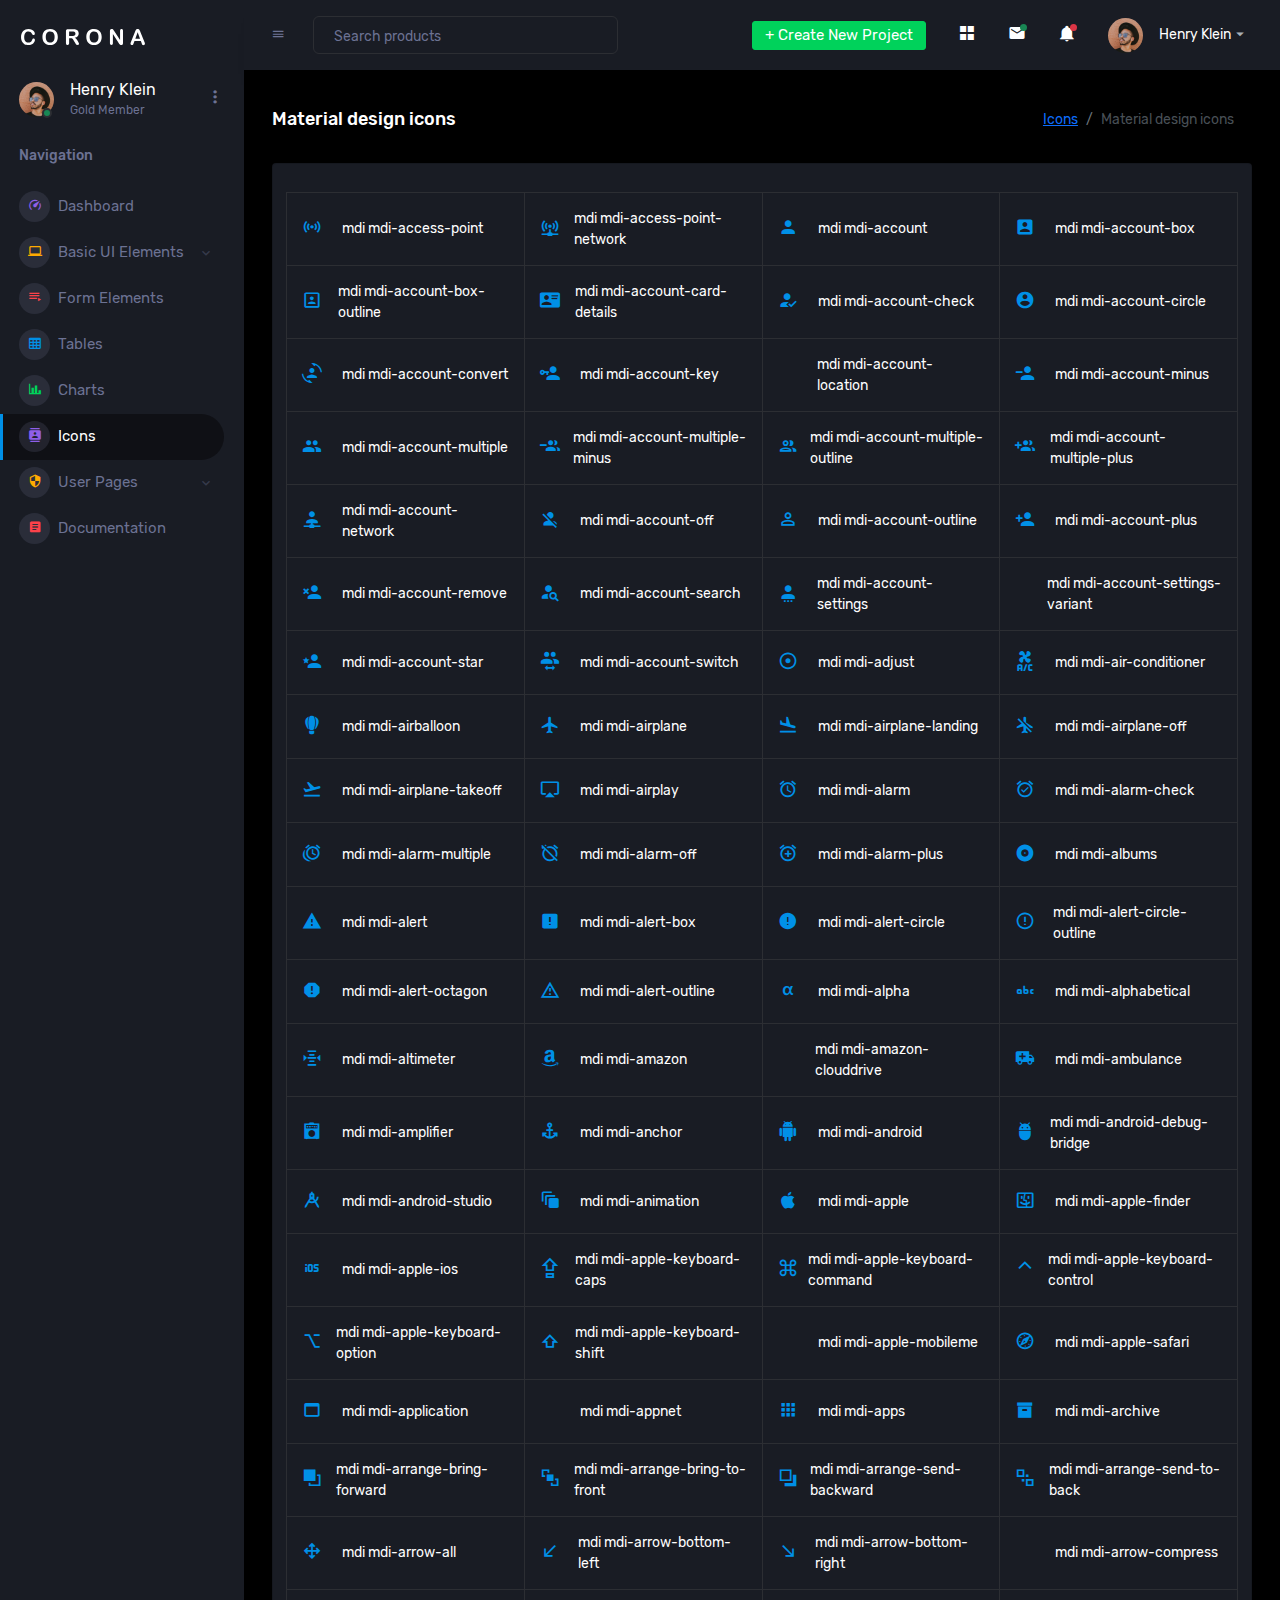
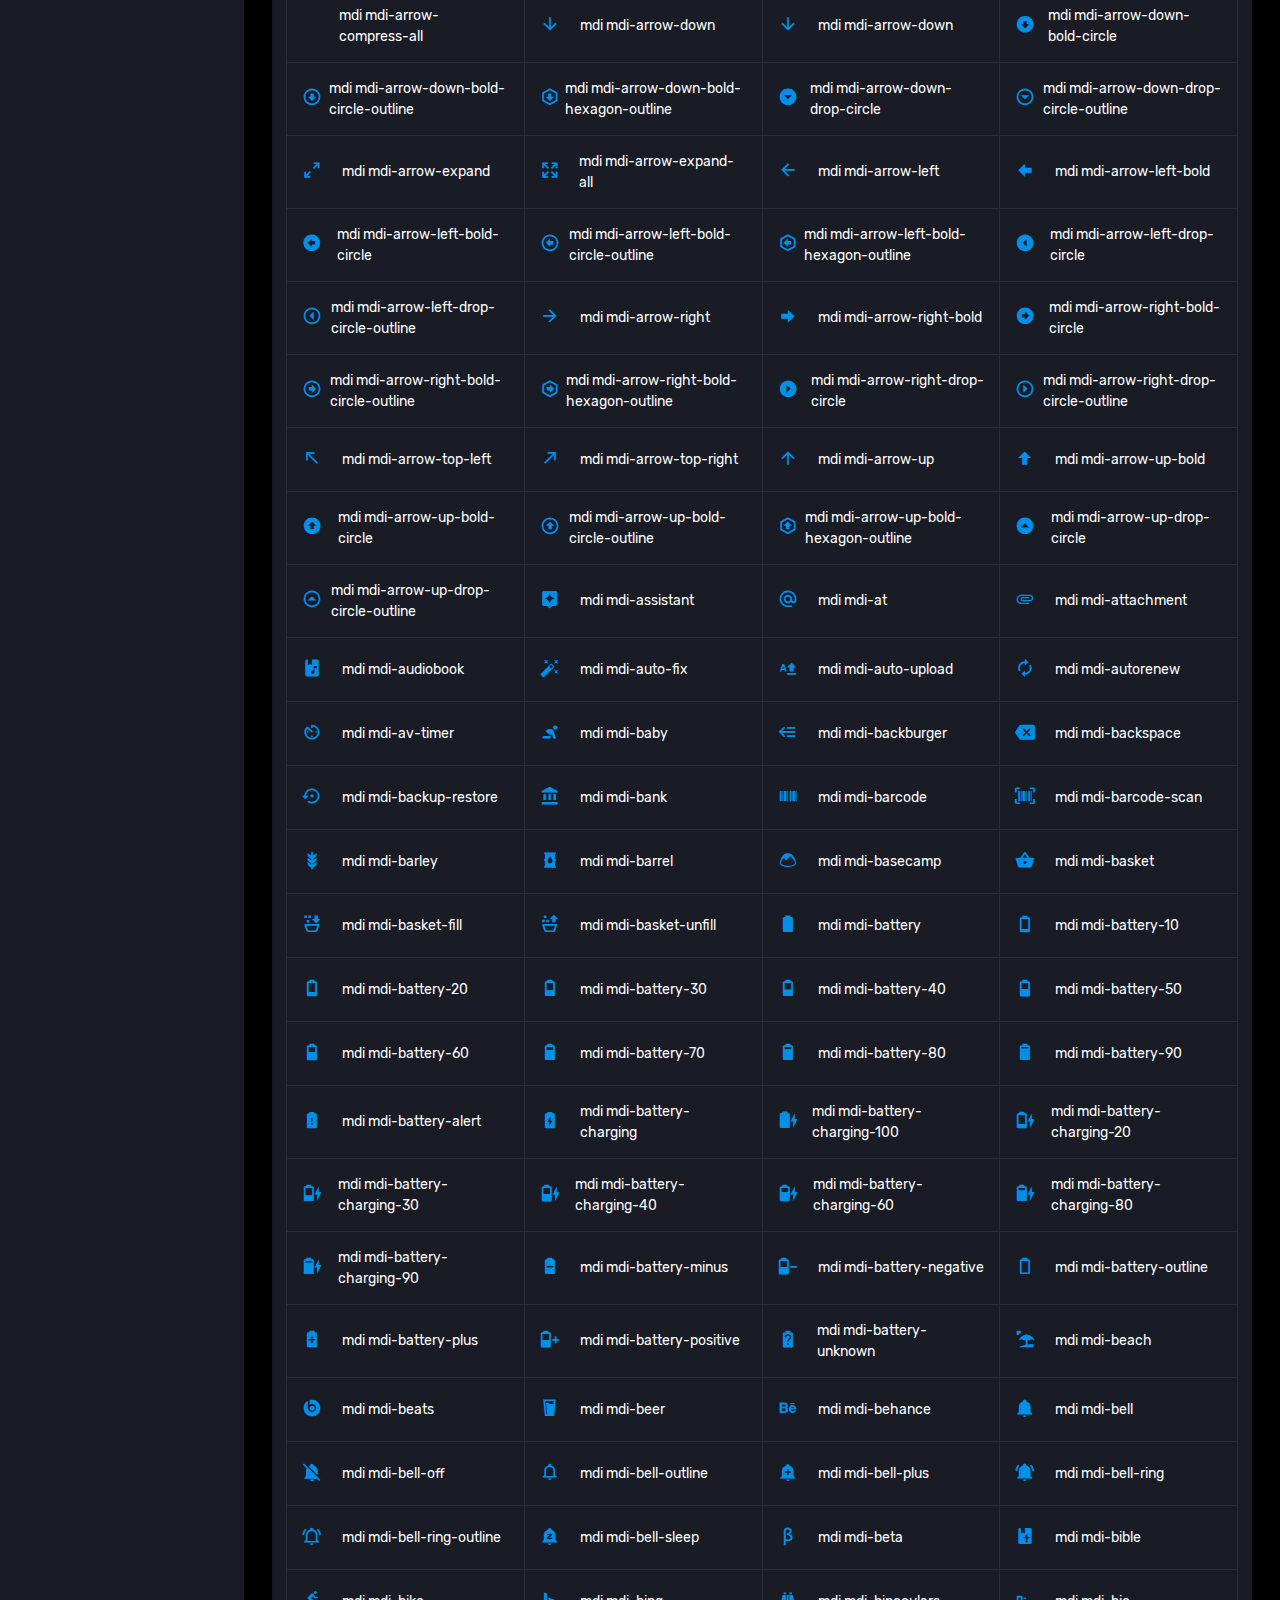
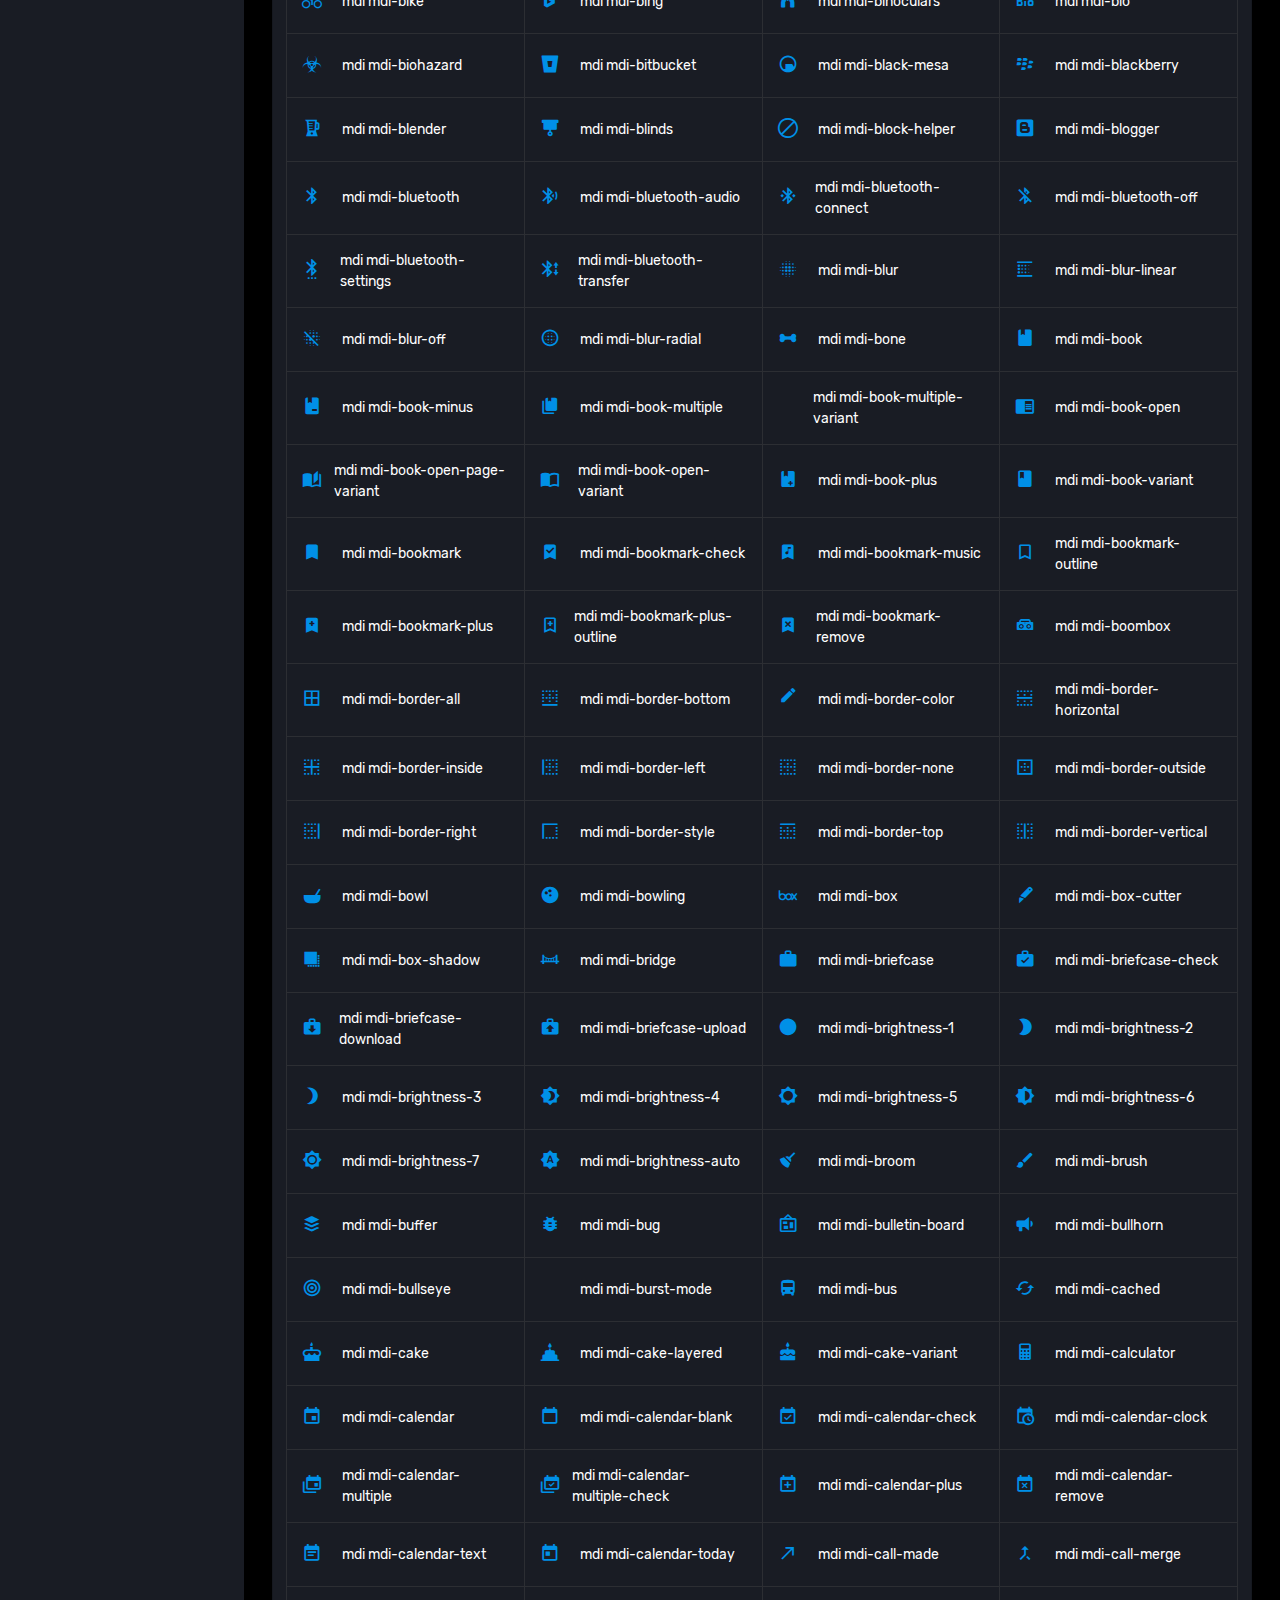
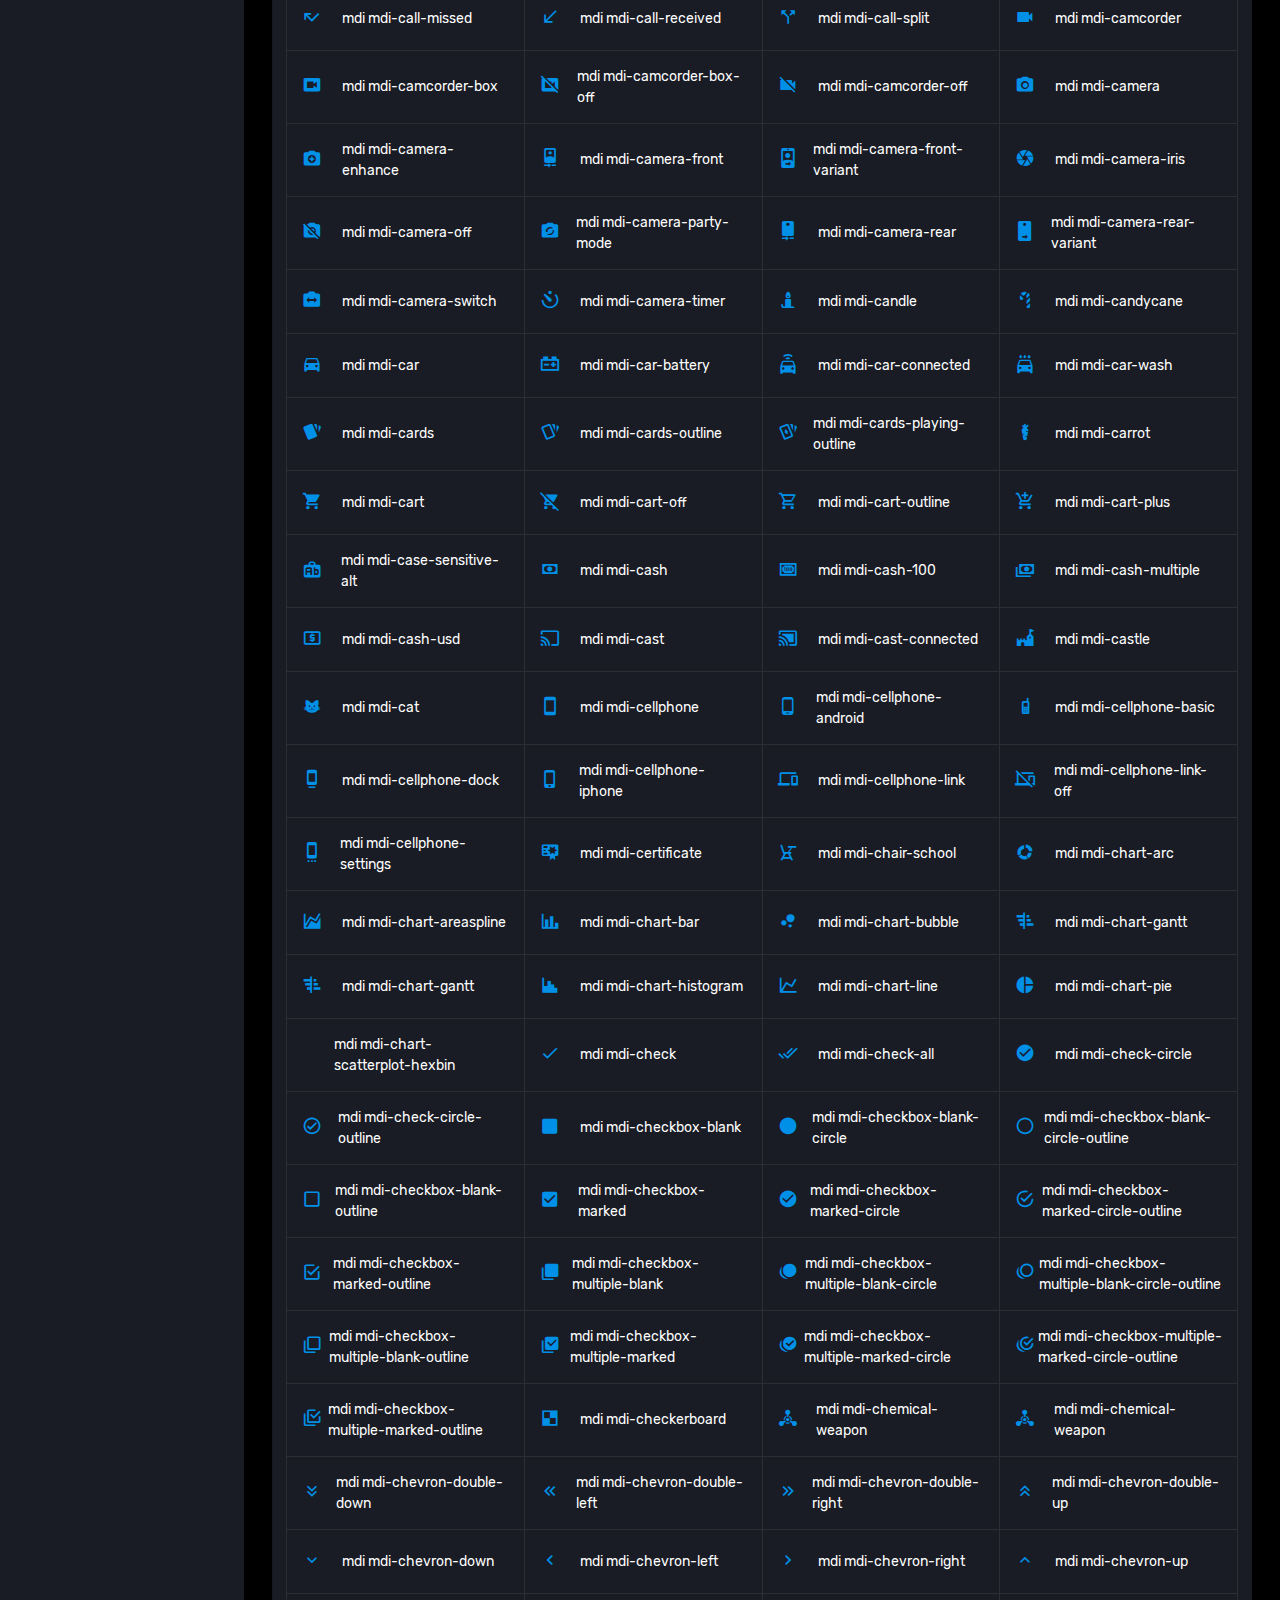
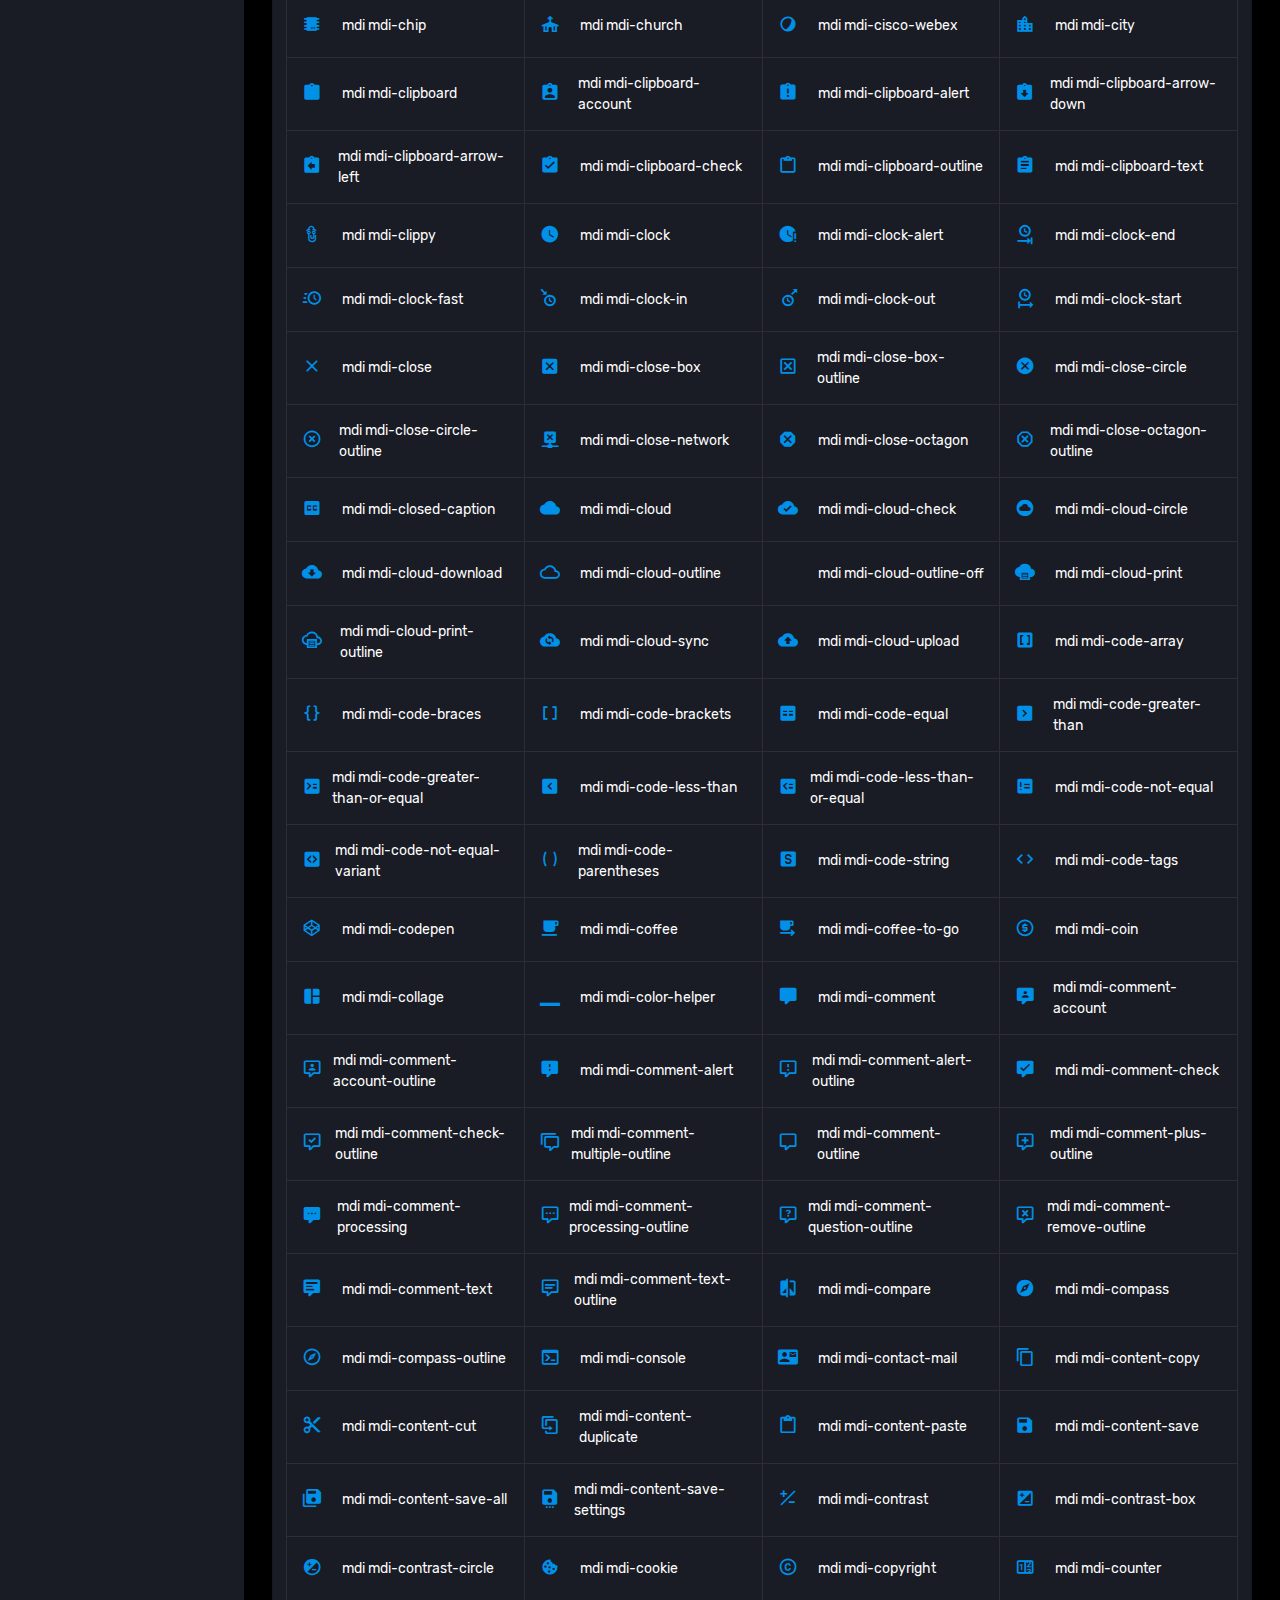
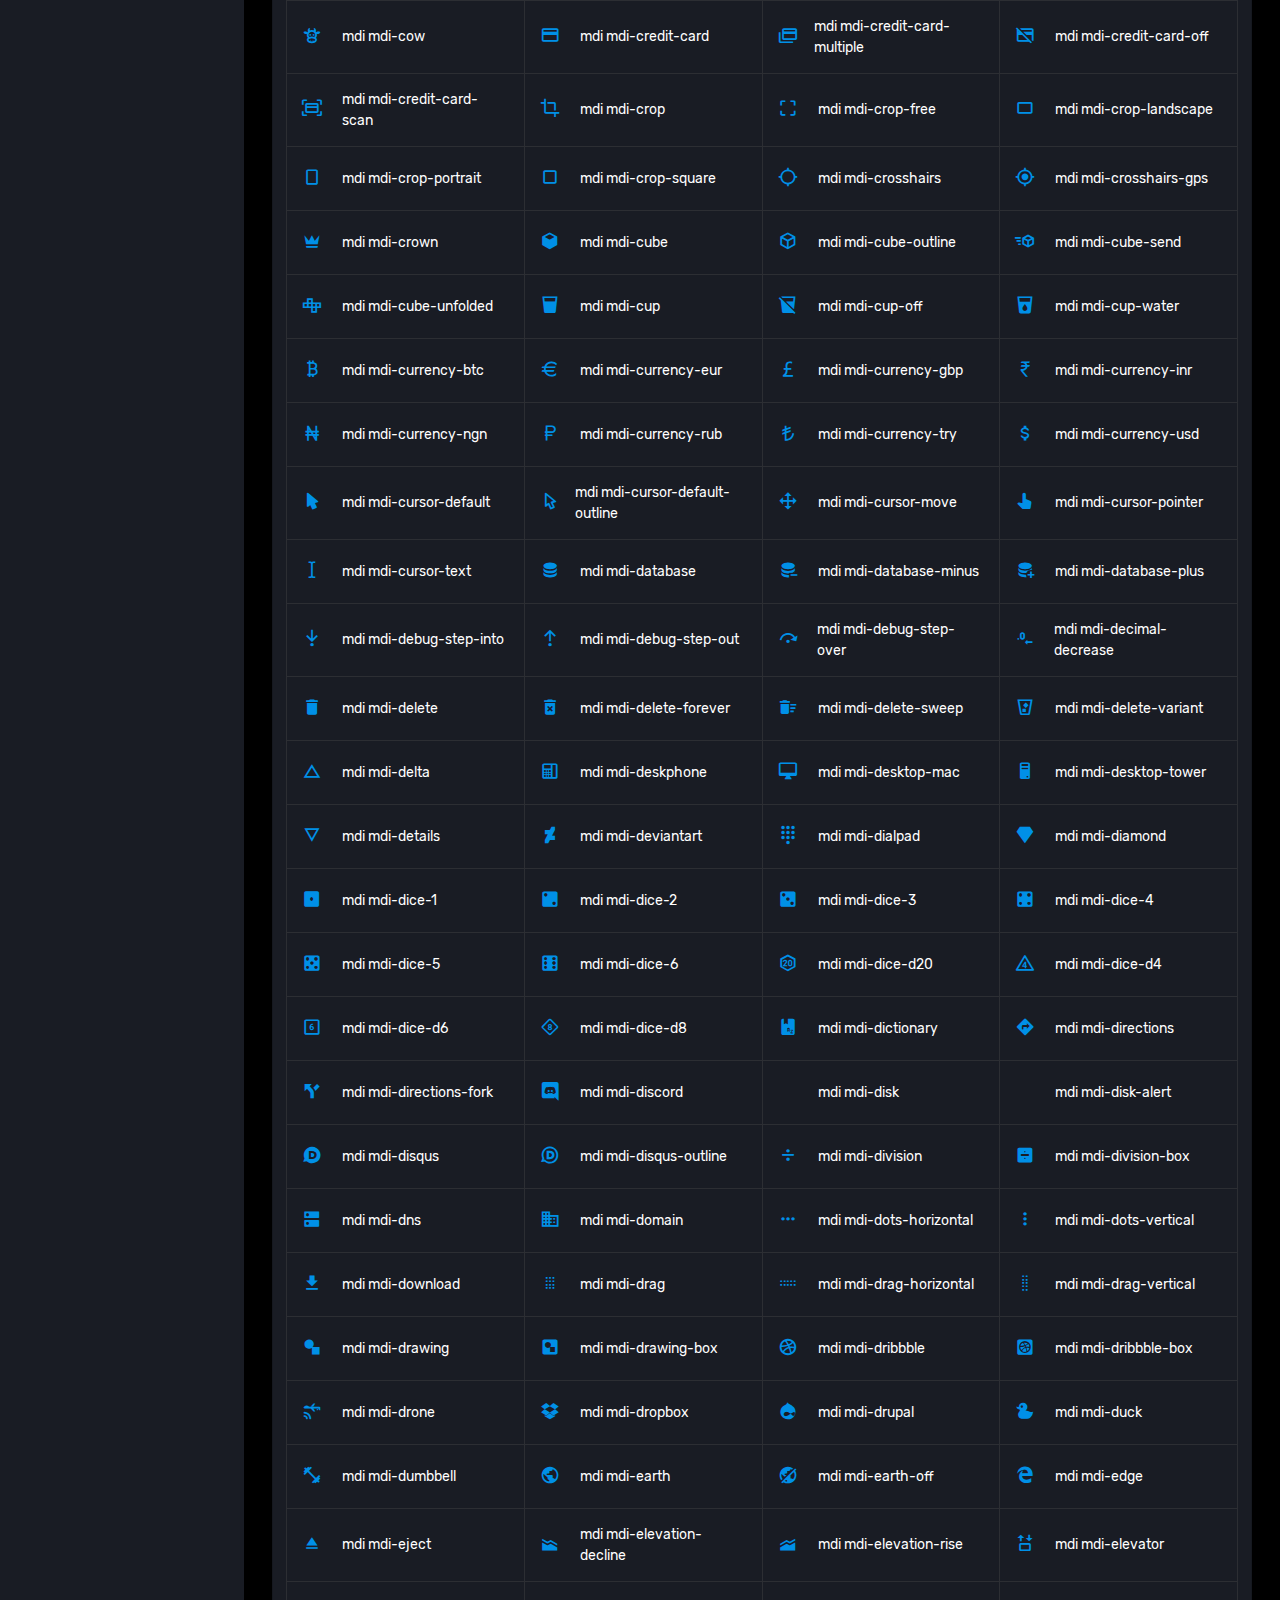
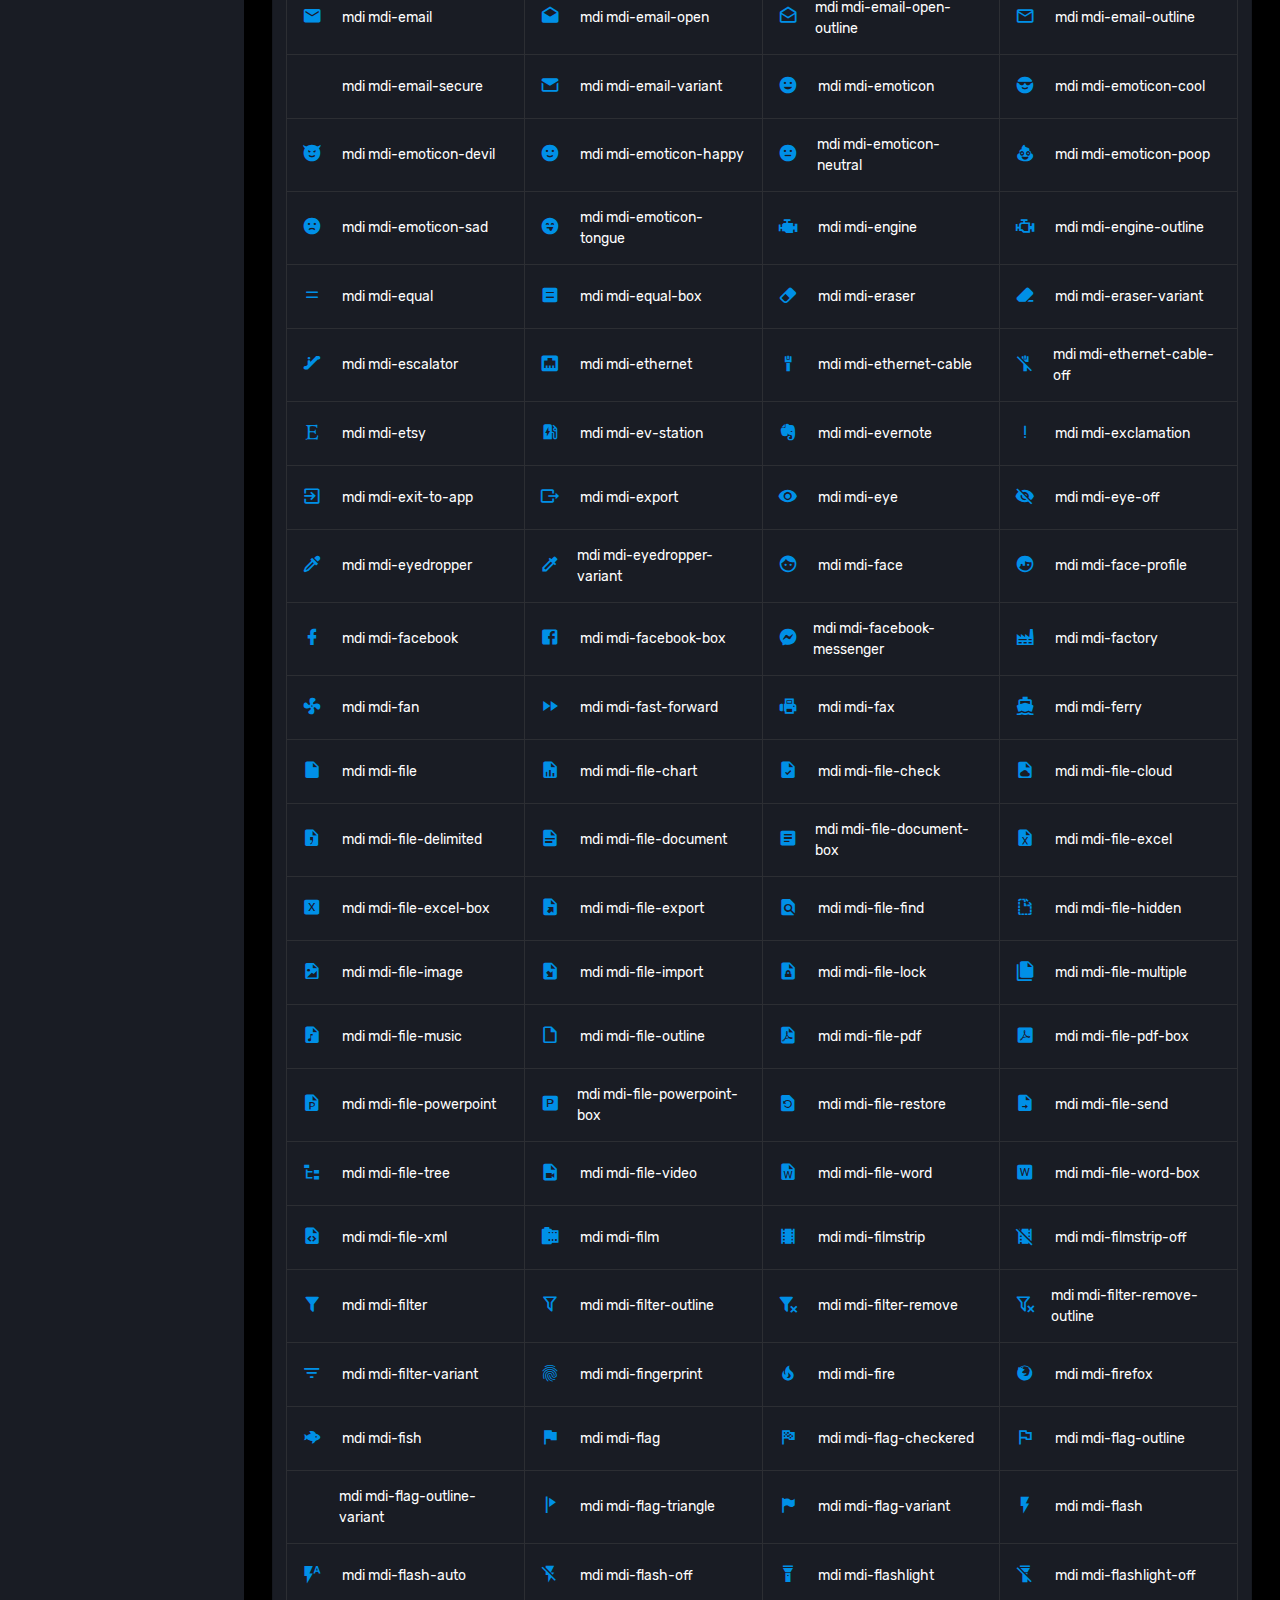
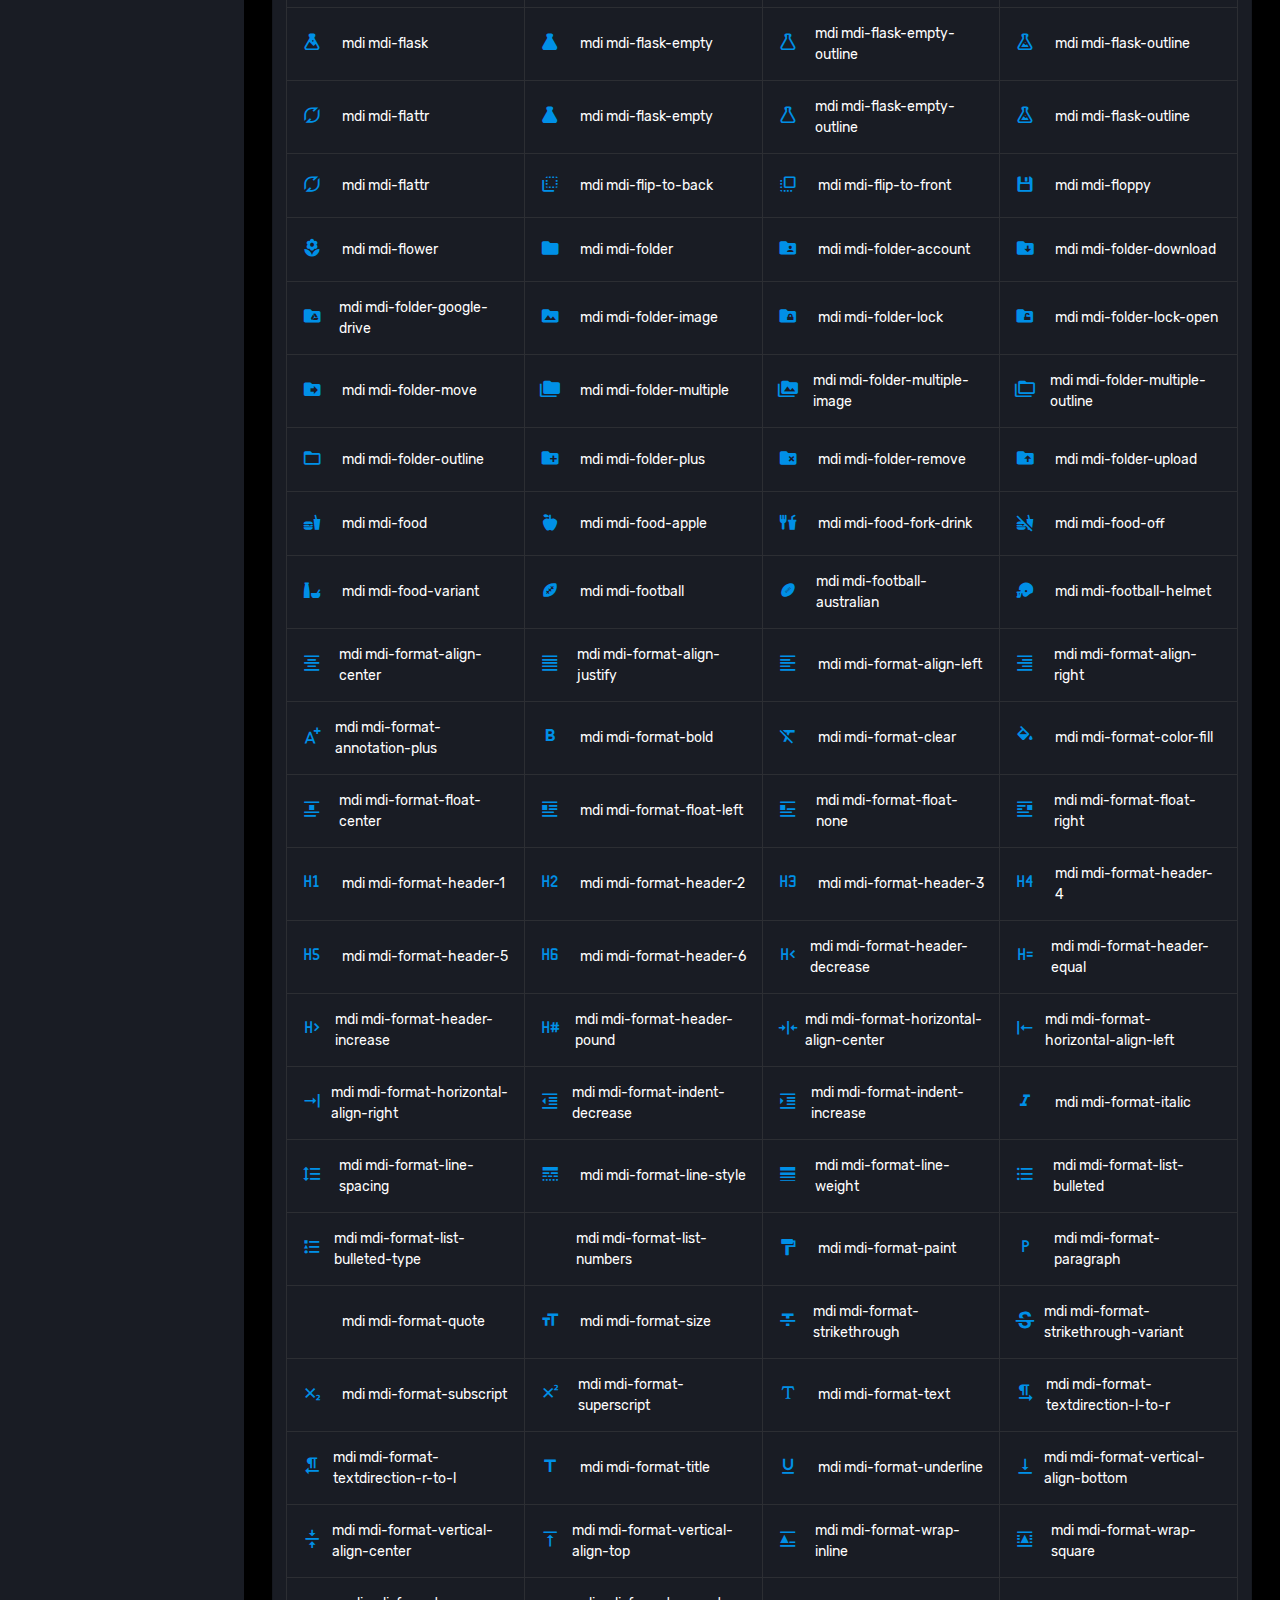
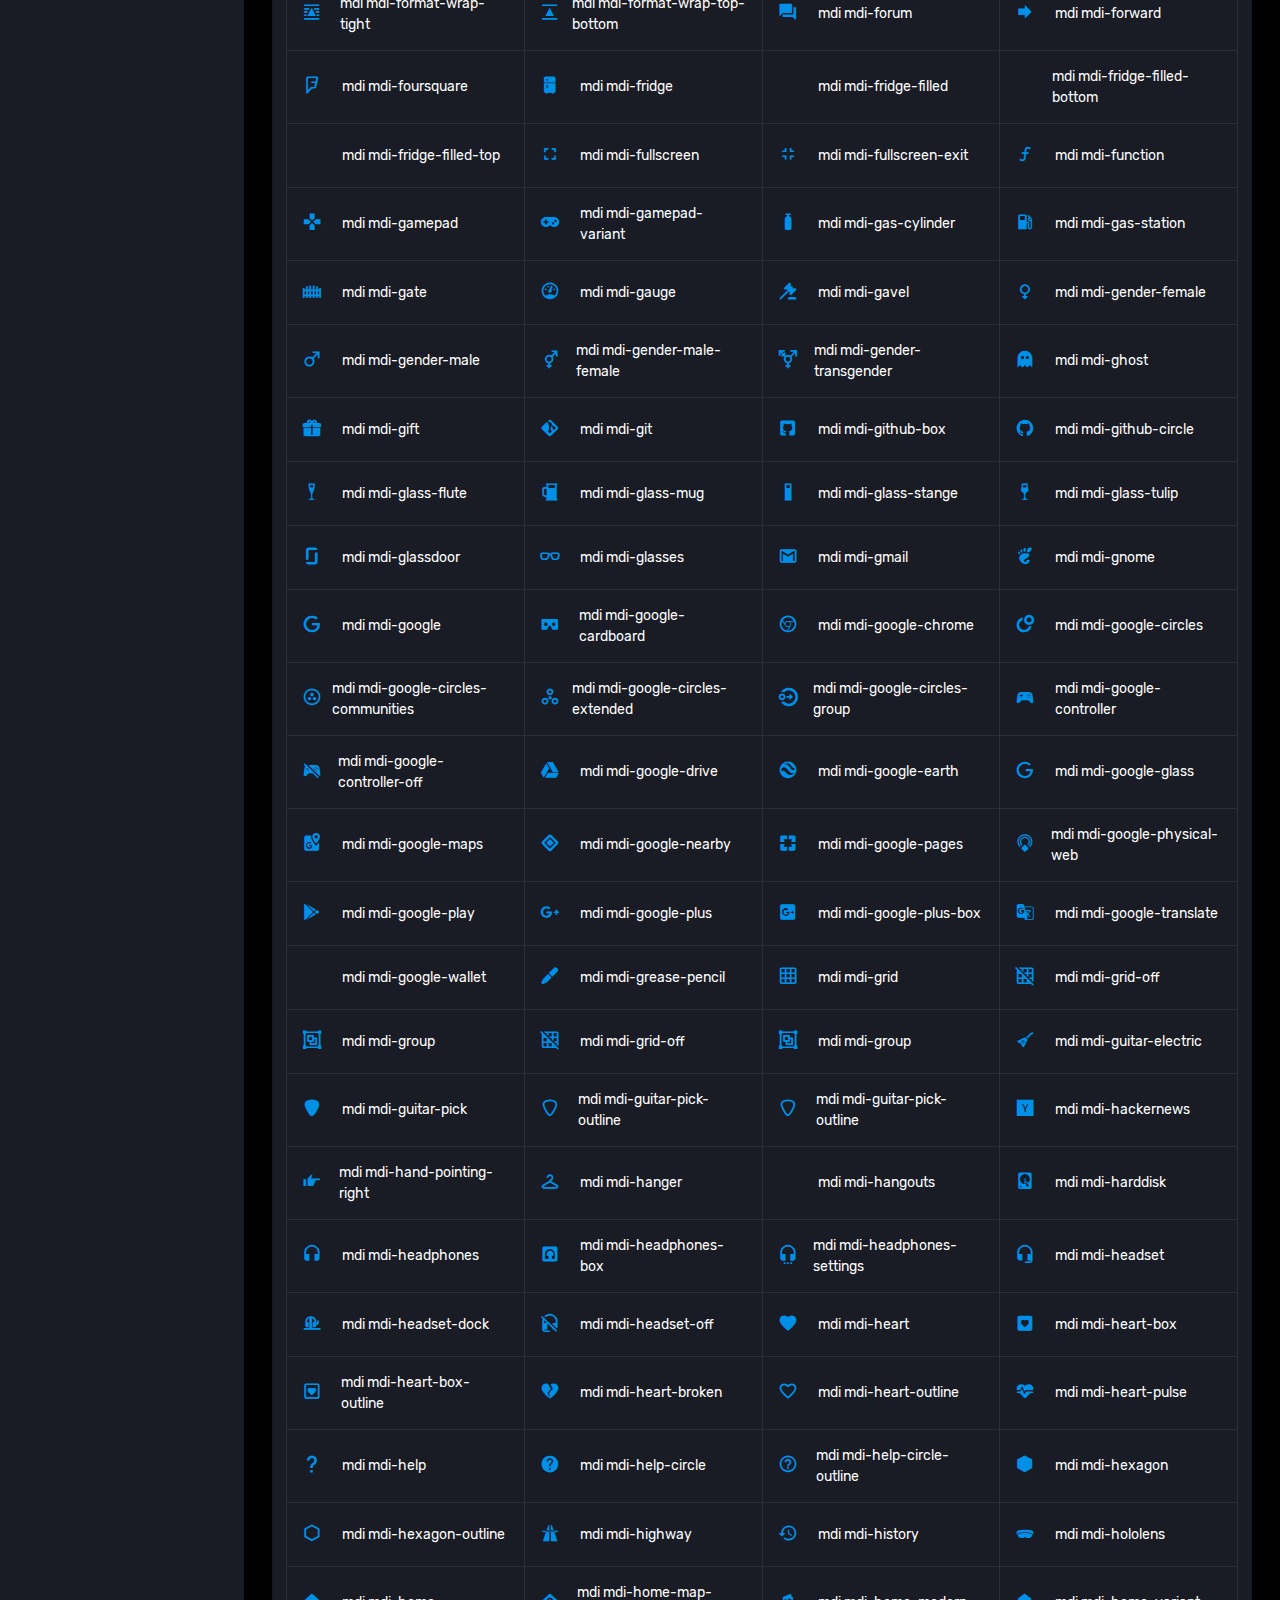
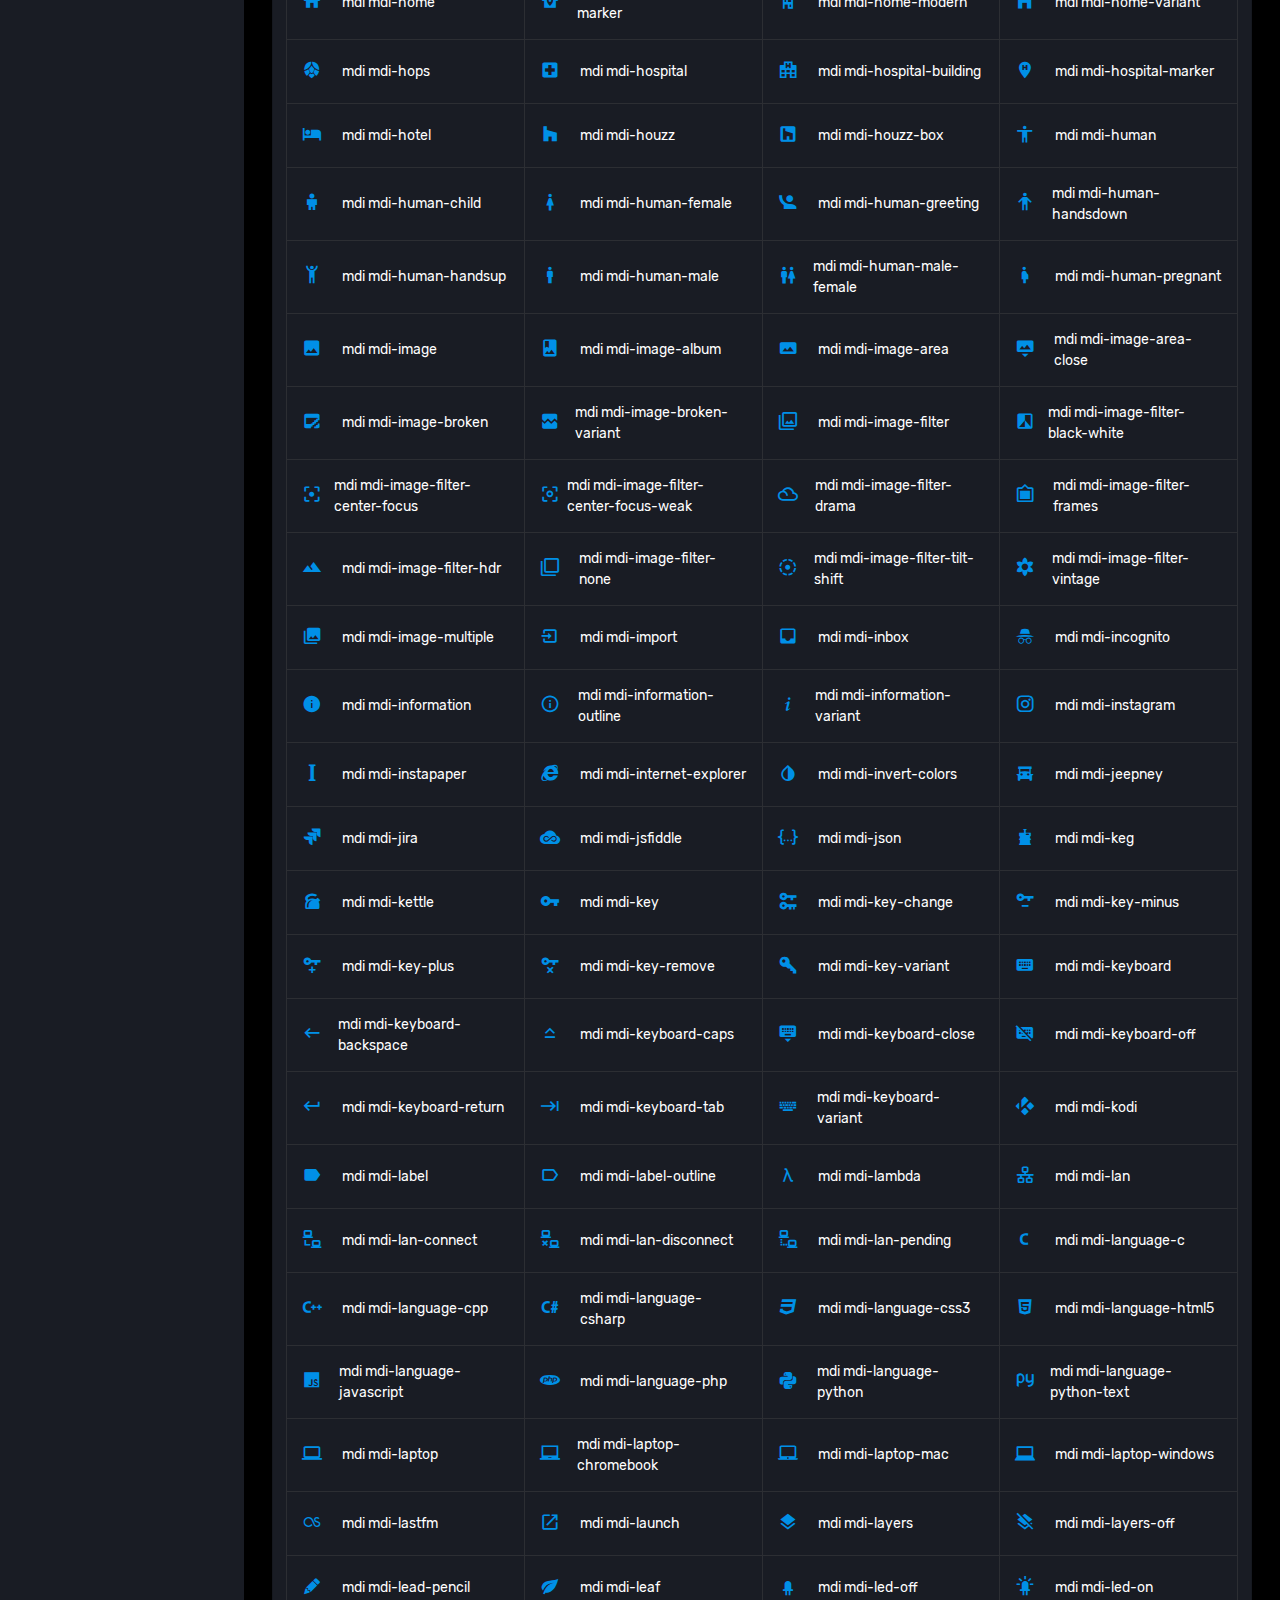
<file: pages/icons/mdi.html>
<!DOCTYPE html>
<html lang="en">
  <head>
    <!-- Required meta tags -->
    <meta charset="utf-8">
    <meta name="viewport" content="width=device-width, initial-scale=1, shrink-to-fit=no">
    <title>Corona Admin</title>
    <!-- plugins:css -->
    <link rel="stylesheet" href="../../assets/vendors/mdi/css/materialdesignicons.min.css">
    <link rel="stylesheet" href="../../assets/vendors/css/vendor.bundle.base.css">
    <!-- endinject -->
    <!-- Plugin css for this page -->
    <!-- End Plugin css for this page -->
    <!-- inject:css -->
    <!-- endinject -->
    <!-- Layout styles -->
    <link rel="stylesheet" href="../../assets/css/style.css">
    <!-- End layout styles -->
    <link rel="shortcut icon" href="../../assets/images/favicon.png" />
  </head>
  <body>
    <div class=" container-scroller">
      <!-- partial:../../partials/_sidebar.html -->
      <nav class="sidebar sidebar-offcanvas" id="sidebar">
        <div class="sidebar-brand-wrapper d-none d-lg-flex align-items-center justify-content-center fixed-top">
          <a class="sidebar-brand brand-logo" href="../../index.html"><img src="../../assets/images/logo.svg" alt="logo" /></a>
          <a class="sidebar-brand brand-logo-mini" href="../../index.html"><img src="../../assets/images/logo-mini.svg" alt="logo" /></a>
        </div>
        <ul class="nav">
          <li class="nav-item profile">
            <div class="profile-desc">
              <div class="profile-pic">
                <div class="count-indicator">
                  <img class="img-xs rounded-circle " src="../../assets/images/faces/face15.jpg" alt="">
                  <span class="count bg-success"></span>
                </div>
                <div class="profile-name">
                  <h5 class="mb-0 font-weight-normal">Henry Klein</h5>
                  <span>Gold Member</span>
                </div>
              </div>
              <a href="#" id="profile-dropdown" data-toggle="dropdown"><i class="mdi mdi-dots-vertical"></i></a>
              <div class="dropdown-menu dropdown-menu-right sidebar-dropdown preview-list" aria-labelledby="profile-dropdown">
                <a href="#" class="dropdown-item preview-item">
                  <div class="preview-thumbnail">
                    <div class="preview-icon bg-dark rounded-circle">
                      <i class="mdi mdi-settings text-primary"></i>
                    </div>
                  </div>
                  <div class="preview-item-content">
                    <p class="preview-subject ellipsis mb-1 text-small">Account settings</p>
                  </div>
                </a>
                <div class="dropdown-divider"></div>
                <a href="#" class="dropdown-item preview-item">
                  <div class="preview-thumbnail">
                    <div class="preview-icon bg-dark rounded-circle">
                      <i class="mdi mdi-onepassword  text-info"></i>
                    </div>
                  </div>
                  <div class="preview-item-content">
                    <p class="preview-subject ellipsis mb-1 text-small">Change Password</p>
                  </div>
                </a>
                <div class="dropdown-divider"></div>
                <a href="#" class="dropdown-item preview-item">
                  <div class="preview-thumbnail">
                    <div class="preview-icon bg-dark rounded-circle">
                      <i class="mdi mdi-calendar-today text-success"></i>
                    </div>
                  </div>
                  <div class="preview-item-content">
                    <p class="preview-subject ellipsis mb-1 text-small">To-do list</p>
                  </div>
                </a>
              </div>
            </div>
          </li>
          <li class="nav-item nav-category">
            <span class="nav-link">Navigation</span>
          </li>
          <li class="nav-item menu-items">
            <a class="nav-link" href="../../index.html">
              <span class="menu-icon">
                <i class="mdi mdi-speedometer"></i>
              </span>
              <span class="menu-title">Dashboard</span>
            </a>
          </li>
          <li class="nav-item menu-items">
            <a class="nav-link" data-toggle="collapse" href="#ui-basic" aria-expanded="false" aria-controls="ui-basic">
              <span class="menu-icon">
                <i class="mdi mdi-laptop"></i>
              </span>
              <span class="menu-title">Basic UI Elements</span>
              <i class="menu-arrow"></i>
            </a>
            <div class="collapse" id="ui-basic">
              <ul class="nav flex-column sub-menu">
                <li class="nav-item"> <a class="nav-link" href="../../pages/ui-features/buttons.html">Buttons</a></li>
                <li class="nav-item"> <a class="nav-link" href="../../pages/ui-features/dropdowns.html">Dropdowns</a></li>
                <li class="nav-item"> <a class="nav-link" href="../../pages/ui-features/typography.html">Typography</a></li>
              </ul>
            </div>
          </li>
          <li class="nav-item menu-items">
            <a class="nav-link" href="../../pages/forms/basic_elements.html">
              <span class="menu-icon">
                <i class="mdi mdi-playlist-play"></i>
              </span>
              <span class="menu-title">Form Elements</span>
            </a>
          </li>
          <li class="nav-item menu-items">
            <a class="nav-link" href="../../pages/tables/basic-table.html">
              <span class="menu-icon">
                <i class="mdi mdi-table-large"></i>
              </span>
              <span class="menu-title">Tables</span>
            </a>
          </li>
          <li class="nav-item menu-items">
            <a class="nav-link" href="../../pages/charts/chartjs.html">
              <span class="menu-icon">
                <i class="mdi mdi-chart-bar"></i>
              </span>
              <span class="menu-title">Charts</span>
            </a>
          </li>
          <li class="nav-item menu-items">
            <a class="nav-link" href="../../pages/icons/mdi.html">
              <span class="menu-icon">
                <i class="mdi mdi-contacts"></i>
              </span>
              <span class="menu-title">Icons</span>
            </a>
          </li>
          <li class="nav-item menu-items">
            <a class="nav-link" data-toggle="collapse" href="#auth" aria-expanded="false" aria-controls="auth">
              <span class="menu-icon">
                <i class="mdi mdi-security"></i>
              </span>
              <span class="menu-title">User Pages</span>
              <i class="menu-arrow"></i>
            </a>
            <div class="collapse" id="auth">
              <ul class="nav flex-column sub-menu">
                <li class="nav-item"> <a class="nav-link" href="../../pages/samples/blank-page.html"> Blank Page </a></li>
                <li class="nav-item"> <a class="nav-link" href="../../pages/samples/error-404.html"> 404 </a></li>
                <li class="nav-item"> <a class="nav-link" href="../../pages/samples/error-500.html"> 500 </a></li>
                <li class="nav-item"> <a class="nav-link" href="../../pages/samples/login.html"> Login </a></li>
                <li class="nav-item"> <a class="nav-link" href="../../pages/samples/register.html"> Register </a></li>
              </ul>
            </div>
          </li>
          <li class="nav-item menu-items">
            <a class="nav-link" href="http://www.bootstrapdash.com/demo/corona-free/jquery/documentation/documentation.html">
              <span class="menu-icon">
                <i class="mdi mdi-file-document-box"></i>
              </span>
              <span class="menu-title">Documentation</span>
            </a>
          </li>
        </ul>
      </nav>
      <!-- partial -->
      <div class="container-fluid page-body-wrapper">
        <!-- partial:../../partials/_navbar.html -->
        <nav class="navbar p-0 fixed-top d-flex flex-row">
          <div class="navbar-brand-wrapper d-flex d-lg-none align-items-center justify-content-center">
            <a class="navbar-brand brand-logo-mini" href="../../index.html"><img src="../../assets/images/logo-mini.svg" alt="logo" /></a>
          </div>
          <div class="navbar-menu-wrapper flex-grow d-flex align-items-stretch">
            <button class="navbar-toggler navbar-toggler align-self-center" type="button" data-toggle="minimize">
              <span class="mdi mdi-menu"></span>
            </button>
            <ul class="navbar-nav w-100">
              <li class="nav-item w-100">
                <form class="nav-link mt-2 mt-md-0 d-none d-lg-flex search">
                  <input type="text" class="form-control" placeholder="Search products">
                </form>
              </li>
            </ul>
            <ul class="navbar-nav navbar-nav-right">
              <li class="nav-item dropdown d-none d-lg-block">
                <a class="nav-link btn btn-success create-new-button" id="createbuttonDropdown" data-toggle="dropdown" aria-expanded="false" href="#">+ Create New Project</a>
                <div class="dropdown-menu dropdown-menu-right navbar-dropdown preview-list" aria-labelledby="createbuttonDropdown">
                  <h6 class="p-3 mb-0">Projects</h6>
                  <div class="dropdown-divider"></div>
                  <a class="dropdown-item preview-item">
                    <div class="preview-thumbnail">
                      <div class="preview-icon bg-dark rounded-circle">
                        <i class="mdi mdi-file-outline text-primary"></i>
                      </div>
                    </div>
                    <div class="preview-item-content">
                      <p class="preview-subject ellipsis mb-1">Software Development</p>
                    </div>
                  </a>
                  <div class="dropdown-divider"></div>
                  <a class="dropdown-item preview-item">
                    <div class="preview-thumbnail">
                      <div class="preview-icon bg-dark rounded-circle">
                        <i class="mdi mdi-web text-info"></i>
                      </div>
                    </div>
                    <div class="preview-item-content">
                      <p class="preview-subject ellipsis mb-1">UI Development</p>
                    </div>
                  </a>
                  <div class="dropdown-divider"></div>
                  <a class="dropdown-item preview-item">
                    <div class="preview-thumbnail">
                      <div class="preview-icon bg-dark rounded-circle">
                        <i class="mdi mdi-layers text-danger"></i>
                      </div>
                    </div>
                    <div class="preview-item-content">
                      <p class="preview-subject ellipsis mb-1">Software Testing</p>
                    </div>
                  </a>
                  <div class="dropdown-divider"></div>
                  <p class="p-3 mb-0 text-center">See all projects</p>
                </div>
              </li>
              <li class="nav-item nav-settings d-none d-lg-block">
                <a class="nav-link" href="#">
                  <i class="mdi mdi-view-grid"></i>
                </a>
              </li>
              <li class="nav-item dropdown border-left">
                <a class="nav-link count-indicator dropdown-toggle" id="messageDropdown" href="#" data-toggle="dropdown" aria-expanded="false">
                  <i class="mdi mdi-email"></i>
                  <span class="count bg-success"></span>
                </a>
                <div class="dropdown-menu dropdown-menu-right navbar-dropdown preview-list" aria-labelledby="messageDropdown">
                  <h6 class="p-3 mb-0">Messages</h6>
                  <div class="dropdown-divider"></div>
                  <a class="dropdown-item preview-item">
                    <div class="preview-thumbnail">
                      <img src="../../assets/images/faces/face4.jpg" alt="image" class="rounded-circle profile-pic">
                    </div>
                    <div class="preview-item-content">
                      <p class="preview-subject ellipsis mb-1">Mark send you a message</p>
                      <p class="text-muted mb-0"> 1 Minutes ago </p>
                    </div>
                  </a>
                  <div class="dropdown-divider"></div>
                  <a class="dropdown-item preview-item">
                    <div class="preview-thumbnail">
                      <img src="../../assets/images/faces/face2.jpg" alt="image" class="rounded-circle profile-pic">
                    </div>
                    <div class="preview-item-content">
                      <p class="preview-subject ellipsis mb-1">Cregh send you a message</p>
                      <p class="text-muted mb-0"> 15 Minutes ago </p>
                    </div>
                  </a>
                  <div class="dropdown-divider"></div>
                  <a class="dropdown-item preview-item">
                    <div class="preview-thumbnail">
                      <img src="../../assets/images/faces/face3.jpg" alt="image" class="rounded-circle profile-pic">
                    </div>
                    <div class="preview-item-content">
                      <p class="preview-subject ellipsis mb-1">Profile picture updated</p>
                      <p class="text-muted mb-0"> 18 Minutes ago </p>
                    </div>
                  </a>
                  <div class="dropdown-divider"></div>
                  <p class="p-3 mb-0 text-center">4 new messages</p>
                </div>
              </li>
              <li class="nav-item dropdown border-left">
                <a class="nav-link count-indicator dropdown-toggle" id="notificationDropdown" href="#" data-toggle="dropdown">
                  <i class="mdi mdi-bell"></i>
                  <span class="count bg-danger"></span>
                </a>
                <div class="dropdown-menu dropdown-menu-right navbar-dropdown preview-list" aria-labelledby="notificationDropdown">
                  <h6 class="p-3 mb-0">Notifications</h6>
                  <div class="dropdown-divider"></div>
                  <a class="dropdown-item preview-item">
                    <div class="preview-thumbnail">
                      <div class="preview-icon bg-dark rounded-circle">
                        <i class="mdi mdi-calendar text-success"></i>
                      </div>
                    </div>
                    <div class="preview-item-content">
                      <p class="preview-subject mb-1">Event today</p>
                      <p class="text-muted ellipsis mb-0"> Just a reminder that you have an event today </p>
                    </div>
                  </a>
                  <div class="dropdown-divider"></div>
                  <a class="dropdown-item preview-item">
                    <div class="preview-thumbnail">
                      <div class="preview-icon bg-dark rounded-circle">
                        <i class="mdi mdi-settings text-danger"></i>
                      </div>
                    </div>
                    <div class="preview-item-content">
                      <p class="preview-subject mb-1">Settings</p>
                      <p class="text-muted ellipsis mb-0"> Update dashboard </p>
                    </div>
                  </a>
                  <div class="dropdown-divider"></div>
                  <a class="dropdown-item preview-item">
                    <div class="preview-thumbnail">
                      <div class="preview-icon bg-dark rounded-circle">
                        <i class="mdi mdi-link-variant text-warning"></i>
                      </div>
                    </div>
                    <div class="preview-item-content">
                      <p class="preview-subject mb-1">Launch Admin</p>
                      <p class="text-muted ellipsis mb-0"> New admin wow! </p>
                    </div>
                  </a>
                  <div class="dropdown-divider"></div>
                  <p class="p-3 mb-0 text-center">See all notifications</p>
                </div>
              </li>
              <li class="nav-item dropdown">
                <a class="nav-link" id="profileDropdown" href="#" data-toggle="dropdown">
                  <div class="navbar-profile">
                    <img class="img-xs rounded-circle" src="../../assets/images/faces/face15.jpg" alt="">
                    <p class="mb-0 d-none d-sm-block navbar-profile-name">Henry Klein</p>
                    <i class="mdi mdi-menu-down d-none d-sm-block"></i>
                  </div>
                </a>
                <div class="dropdown-menu dropdown-menu-right navbar-dropdown preview-list" aria-labelledby="profileDropdown">
                  <h6 class="p-3 mb-0">Profile</h6>
                  <div class="dropdown-divider"></div>
                  <a class="dropdown-item preview-item">
                    <div class="preview-thumbnail">
                      <div class="preview-icon bg-dark rounded-circle">
                        <i class="mdi mdi-settings text-success"></i>
                      </div>
                    </div>
                    <div class="preview-item-content">
                      <p class="preview-subject mb-1">Settings</p>
                    </div>
                  </a>
                  <div class="dropdown-divider"></div>
                  <a class="dropdown-item preview-item">
                    <div class="preview-thumbnail">
                      <div class="preview-icon bg-dark rounded-circle">
                        <i class="mdi mdi-logout text-danger"></i>
                      </div>
                    </div>
                    <div class="preview-item-content">
                      <p class="preview-subject mb-1">Log out</p>
                    </div>
                  </a>
                  <div class="dropdown-divider"></div>
                  <p class="p-3 mb-0 text-center">Advanced settings</p>
                </div>
              </li>
            </ul>
            <button class="navbar-toggler navbar-toggler-right d-lg-none align-self-center" type="button" data-toggle="offcanvas">
              <span class="mdi mdi-format-line-spacing"></span>
            </button>
          </div>
        </nav>
        <!-- partial -->
        <div class="main-panel">
          <div class="content-wrapper">
            <div class="page-header">
              <h3 class="page-title"> Material design icons </h3>
              <nav aria-label="breadcrumb">
                <ol class="breadcrumb">
                  <li class="breadcrumb-item"><a href="#">Icons</a></li>
                  <li class="breadcrumb-item active" aria-current="page">Material design icons</li>
                </ol>
              </nav>
            </div>
            <div class="row">
              <div class="col-lg-12 grid-margin">
                <div class="card">
                  <div class="card-body">
                    <div class="row icons-list">
                      <div class="col-sm-6 col-md-4 col-lg-3">
                        <i class="mdi mdi-access-point"></i> mdi mdi-access-point
                      </div>
                      <div class="col-sm-6 col-md-4 col-lg-3">
                        <i class="mdi mdi-access-point-network"></i> mdi mdi-access-point-network
                      </div>
                      <div class="col-sm-6 col-md-4 col-lg-3">
                        <i class="mdi mdi-account"></i> mdi mdi-account
                      </div>
                      <div class="col-sm-6 col-md-4 col-lg-3">
                        <i class="mdi mdi-account-box"></i> mdi mdi-account-box
                      </div>
                      <div class="col-sm-6 col-md-4 col-lg-3">
                        <i class="mdi mdi-account-box-outline"></i> mdi mdi-account-box-outline
                      </div>
                      <div class="col-sm-6 col-md-4 col-lg-3">
                        <i class="mdi mdi-account-card-details"></i> mdi mdi-account-card-details
                      </div>
                      <div class="col-sm-6 col-md-4 col-lg-3">
                        <i class="mdi mdi-account-check"></i> mdi mdi-account-check
                      </div>
                      <div class="col-sm-6 col-md-4 col-lg-3">
                        <i class="mdi mdi-account-circle"></i> mdi mdi-account-circle
                      </div>
                      <div class="col-sm-6 col-md-4 col-lg-3">
                        <i class="mdi mdi-account-convert"></i> mdi mdi-account-convert
                      </div>
                      <div class="col-sm-6 col-md-4 col-lg-3">
                        <i class="mdi mdi-account-key"></i> mdi mdi-account-key
                      </div>
                      <div class="col-sm-6 col-md-4 col-lg-3">
                        <i class="mdi mdi-account-location"></i> mdi mdi-account-location
                      </div>
                      <div class="col-sm-6 col-md-4 col-lg-3">
                        <i class="mdi mdi-account-minus"></i> mdi mdi-account-minus
                      </div>
                      <div class="col-sm-6 col-md-4 col-lg-3">
                        <i class="mdi mdi-account-multiple"></i> mdi mdi-account-multiple
                      </div>
                      <div class="col-sm-6 col-md-4 col-lg-3">
                        <i class="mdi mdi-account-multiple-minus"></i> mdi mdi-account-multiple-minus
                      </div>
                      <div class="col-sm-6 col-md-4 col-lg-3">
                        <i class="mdi mdi-account-multiple-outline"></i> mdi mdi-account-multiple-outline
                      </div>
                      <div class="col-sm-6 col-md-4 col-lg-3">
                        <i class="mdi mdi-account-multiple-plus"></i> mdi mdi-account-multiple-plus
                      </div>
                      <div class="col-sm-6 col-md-4 col-lg-3">
                        <i class="mdi mdi-account-network"></i> mdi mdi-account-network
                      </div>
                      <div class="col-sm-6 col-md-4 col-lg-3">
                        <i class="mdi mdi-account-off"></i> mdi mdi-account-off
                      </div>
                      <div class="col-sm-6 col-md-4 col-lg-3">
                        <i class="mdi mdi-account-outline"></i> mdi mdi-account-outline
                      </div>
                      <div class="col-sm-6 col-md-4 col-lg-3">
                        <i class="mdi mdi-account-plus"></i> mdi mdi-account-plus
                      </div>
                      <div class="col-sm-6 col-md-4 col-lg-3">
                        <i class="mdi mdi-account-remove"></i> mdi mdi-account-remove
                      </div>
                      <div class="col-sm-6 col-md-4 col-lg-3">
                        <i class="mdi mdi-account-search"></i> mdi mdi-account-search
                      </div>
                      <div class="col-sm-6 col-md-4 col-lg-3">
                        <i class="mdi mdi-account-settings"></i> mdi mdi-account-settings
                      </div>
                      <div class="col-sm-6 col-md-4 col-lg-3">
                        <i class="mdi mdi-account-settings-variant"></i> mdi mdi-account-settings-variant
                      </div>
                      <div class="col-sm-6 col-md-4 col-lg-3">
                        <i class="mdi mdi-account-star"></i> mdi mdi-account-star
                      </div>
                      <div class="col-sm-6 col-md-4 col-lg-3">
                        <i class="mdi mdi-account-switch"></i> mdi mdi-account-switch
                      </div>
                      <div class="col-sm-6 col-md-4 col-lg-3">
                        <i class="mdi mdi-adjust"></i> mdi mdi-adjust
                      </div>
                      <div class="col-sm-6 col-md-4 col-lg-3">
                        <i class="mdi mdi-air-conditioner"></i> mdi mdi-air-conditioner
                      </div>
                      <div class="col-sm-6 col-md-4 col-lg-3">
                        <i class="mdi mdi-airballoon"></i> mdi mdi-airballoon
                      </div>
                      <div class="col-sm-6 col-md-4 col-lg-3">
                        <i class="mdi mdi-airplane"></i> mdi mdi-airplane
                      </div>
                      <div class="col-sm-6 col-md-4 col-lg-3">
                        <i class="mdi mdi-airplane-landing"></i> mdi mdi-airplane-landing
                      </div>
                      <div class="col-sm-6 col-md-4 col-lg-3">
                        <i class="mdi mdi-airplane-off"></i> mdi mdi-airplane-off
                      </div>
                      <div class="col-sm-6 col-md-4 col-lg-3">
                        <i class="mdi mdi-airplane-takeoff"></i> mdi mdi-airplane-takeoff
                      </div>
                      <div class="col-sm-6 col-md-4 col-lg-3">
                        <i class="mdi mdi-airplay"></i> mdi mdi-airplay
                      </div>
                      <div class="col-sm-6 col-md-4 col-lg-3">
                        <i class="mdi mdi-alarm"></i> mdi mdi-alarm
                      </div>
                      <div class="col-sm-6 col-md-4 col-lg-3">
                        <i class="mdi mdi-alarm-check"></i> mdi mdi-alarm-check
                      </div>
                      <div class="col-sm-6 col-md-4 col-lg-3">
                        <i class="mdi mdi-alarm-multiple"></i> mdi mdi-alarm-multiple
                      </div>
                      <div class="col-sm-6 col-md-4 col-lg-3">
                        <i class="mdi mdi-alarm-off"></i> mdi mdi-alarm-off
                      </div>
                      <div class="col-sm-6 col-md-4 col-lg-3">
                        <i class="mdi mdi-alarm-plus"></i> mdi mdi-alarm-plus
                      </div>
                      <div class="col-sm-6 col-md-4 col-lg-3">
                        <i class="mdi mdi-album"></i> mdi mdi-albums
                      </div>
                      <div class="col-sm-6 col-md-4 col-lg-3">
                        <i class="mdi mdi-alert"></i> mdi mdi-alert
                      </div>
                      <div class="col-sm-6 col-md-4 col-lg-3">
                        <i class="mdi mdi-alert-box"></i> mdi mdi-alert-box
                      </div>
                      <div class="col-sm-6 col-md-4 col-lg-3">
                        <i class="mdi mdi-alert-circle"></i> mdi mdi-alert-circle
                      </div>
                      <div class="col-sm-6 col-md-4 col-lg-3">
                        <i class="mdi mdi-alert-circle-outline"></i> mdi mdi-alert-circle-outline
                      </div>
                      <div class="col-sm-6 col-md-4 col-lg-3">
                        <i class="mdi mdi-alert-octagon"></i> mdi mdi-alert-octagon
                      </div>
                      <div class="col-sm-6 col-md-4 col-lg-3">
                        <i class="mdi mdi-alert-outline"></i> mdi mdi-alert-outline
                      </div>
                      <div class="col-sm-6 col-md-4 col-lg-3">
                        <i class="mdi mdi-alpha"></i> mdi mdi-alpha
                      </div>
                      <div class="col-sm-6 col-md-4 col-lg-3">
                        <i class="mdi mdi-alphabetical"></i> mdi mdi-alphabetical
                      </div>
                      <div class="col-sm-6 col-md-4 col-lg-3">
                        <i class="mdi mdi-altimeter"></i> mdi mdi-altimeter
                      </div>
                      <div class="col-sm-6 col-md-4 col-lg-3">
                        <i class="mdi mdi-amazon"></i> mdi mdi-amazon
                      </div>
                      <div class="col-sm-6 col-md-4 col-lg-3">
                        <i class="mdi mdi-amazon-clouddrive"></i> mdi mdi-amazon-clouddrive
                      </div>
                      <div class="col-sm-6 col-md-4 col-lg-3">
                        <i class="mdi mdi-ambulance"></i> mdi mdi-ambulance
                      </div>
                      <div class="col-sm-6 col-md-4 col-lg-3">
                        <i class="mdi mdi-amplifier"></i> mdi mdi-amplifier
                      </div>
                      <div class="col-sm-6 col-md-4 col-lg-3">
                        <i class="mdi mdi-anchor"></i> mdi mdi-anchor
                      </div>
                      <div class="col-sm-6 col-md-4 col-lg-3">
                        <i class="mdi mdi-android"></i> mdi mdi-android
                      </div>
                      <div class="col-sm-6 col-md-4 col-lg-3">
                        <i class="mdi mdi-android-debug-bridge"></i> mdi mdi-android-debug-bridge
                      </div>
                      <div class="col-sm-6 col-md-4 col-lg-3">
                        <i class="mdi mdi-android-studio"></i> mdi mdi-android-studio
                      </div>
                      <div class="col-sm-6 col-md-4 col-lg-3">
                        <i class="mdi mdi-animation"></i> mdi mdi-animation
                      </div>
                      <div class="col-sm-6 col-md-4 col-lg-3">
                        <i class="mdi mdi-apple"></i> mdi mdi-apple
                      </div>
                      <div class="col-sm-6 col-md-4 col-lg-3">
                        <i class="mdi mdi-apple-finder"></i> mdi mdi-apple-finder
                      </div>
                      <div class="col-sm-6 col-md-4 col-lg-3">
                        <i class="mdi mdi-apple-ios"></i> mdi mdi-apple-ios
                      </div>
                      <div class="col-sm-6 col-md-4 col-lg-3">
                        <i class="mdi mdi-apple-keyboard-caps"></i> mdi mdi-apple-keyboard-caps
                      </div>
                      <div class="col-sm-6 col-md-4 col-lg-3">
                        <i class="mdi mdi-apple-keyboard-command"></i> mdi mdi-apple-keyboard-command
                      </div>
                      <div class="col-sm-6 col-md-4 col-lg-3">
                        <i class="mdi mdi-apple-keyboard-control"></i> mdi mdi-apple-keyboard-control
                      </div>
                      <div class="col-sm-6 col-md-4 col-lg-3">
                        <i class="mdi mdi-apple-keyboard-option"></i> mdi mdi-apple-keyboard-option
                      </div>
                      <div class="col-sm-6 col-md-4 col-lg-3">
                        <i class="mdi mdi-apple-keyboard-shift"></i> mdi mdi-apple-keyboard-shift
                      </div>
                      <div class="col-sm-6 col-md-4 col-lg-3">
                        <i class="mdi mdi-apple-mobileme "></i> mdi mdi-apple-mobileme
                      </div>
                      <div class="col-sm-6 col-md-4 col-lg-3">
                        <i class="mdi mdi-apple-safari"></i> mdi mdi-apple-safari
                      </div>
                      <div class="col-sm-6 col-md-4 col-lg-3">
                        <i class="mdi mdi-application"></i> mdi mdi-application
                      </div>
                      <div class="col-sm-6 col-md-4 col-lg-3">
                        <i class="mdi mdi-appnet"></i> mdi mdi-appnet
                      </div>
                      <div class="col-sm-6 col-md-4 col-lg-3">
                        <i class="mdi mdi-apps"></i> mdi mdi-apps
                      </div>
                      <div class="col-sm-6 col-md-4 col-lg-3">
                        <i class="mdi mdi-archive"></i> mdi mdi-archive
                      </div>
                      <div class="col-sm-6 col-md-4 col-lg-3">
                        <i class="mdi mdi-arrange-bring-forward"></i> mdi mdi-arrange-bring-forward
                      </div>
                      <div class="col-sm-6 col-md-4 col-lg-3">
                        <i class="mdi mdi-arrange-bring-to-front"></i> mdi mdi-arrange-bring-to-front
                      </div>
                      <div class="col-sm-6 col-md-4 col-lg-3">
                        <i class="mdi mdi-arrange-send-backward"></i> mdi mdi-arrange-send-backward
                      </div>
                      <div class="col-sm-6 col-md-4 col-lg-3">
                        <i class="mdi mdi-arrange-send-to-back"></i> mdi mdi-arrange-send-to-back
                      </div>
                      <div class="col-sm-6 col-md-4 col-lg-3">
                        <i class="mdi mdi-arrow-all"></i> mdi mdi-arrow-all
                      </div>
                      <div class="col-sm-6 col-md-4 col-lg-3">
                        <i class="mdi mdi-arrow-bottom-left"></i> mdi mdi-arrow-bottom-left
                      </div>
                      <div class="col-sm-6 col-md-4 col-lg-3">
                        <i class="mdi mdi-arrow-bottom-right"></i> mdi mdi-arrow-bottom-right
                      </div>
                      <div class="col-sm-6 col-md-4 col-lg-3">
                        <i class="mdi mdi-arrow-compress"></i> mdi mdi-arrow-compress
                      </div>
                      <div class="col-sm-6 col-md-4 col-lg-3">
                        <i class="mdi mdi-arrow-compress-all"></i> mdi mdi-arrow-compress-all
                      </div>
                      <div class="col-sm-6 col-md-4 col-lg-3">
                        <i class="mdi mdi-arrow-down"></i> mdi mdi-arrow-down
                      </div>
                      <div class="col-sm-6 col-md-4 col-lg-3">
                        <i class="mdi mdi-arrow-down"></i> mdi mdi-arrow-down
                      </div>
                      <div class="col-sm-6 col-md-4 col-lg-3">
                        <i class="mdi mdi-arrow-down-bold-circle"></i> mdi mdi-arrow-down-bold-circle
                      </div>
                      <div class="col-sm-6 col-md-4 col-lg-3">
                        <i class="mdi mdi-arrow-down-bold-circle-outline"></i> mdi mdi-arrow-down-bold-circle-outline
                      </div>
                      <div class="col-sm-6 col-md-4 col-lg-3">
                        <i class="mdi mdi-arrow-down-bold-hexagon-outline"></i> mdi mdi-arrow-down-bold-hexagon-outline
                      </div>
                      <div class="col-sm-6 col-md-4 col-lg-3">
                        <i class="mdi mdi-arrow-down-drop-circle"></i> mdi mdi-arrow-down-drop-circle
                      </div>
                      <div class="col-sm-6 col-md-4 col-lg-3">
                        <i class="mdi mdi-arrow-down-drop-circle-outline"></i> mdi mdi-arrow-down-drop-circle-outline
                      </div>
                      <div class="col-sm-6 col-md-4 col-lg-3">
                        <i class="mdi mdi-arrow-expand"></i> mdi mdi-arrow-expand
                      </div>
                      <div class="col-sm-6 col-md-4 col-lg-3">
                        <i class="mdi mdi-arrow-expand-all"></i> mdi mdi-arrow-expand-all
                      </div>
                      <div class="col-sm-6 col-md-4 col-lg-3">
                        <i class="mdi mdi-arrow-left"></i> mdi mdi-arrow-left
                      </div>
                      <div class="col-sm-6 col-md-4 col-lg-3">
                        <i class="mdi mdi-arrow-left-bold"></i> mdi mdi-arrow-left-bold
                      </div>
                      <div class="col-sm-6 col-md-4 col-lg-3">
                        <i class="mdi mdi-arrow-left-bold-circle"></i> mdi mdi-arrow-left-bold-circle
                      </div>
                      <div class="col-sm-6 col-md-4 col-lg-3">
                        <i class="mdi mdi-arrow-left-bold-circle-outline"></i> mdi mdi-arrow-left-bold-circle-outline
                      </div>
                      <div class="col-sm-6 col-md-4 col-lg-3">
                        <i class="mdi mdi-arrow-left-bold-hexagon-outline"></i> mdi mdi-arrow-left-bold-hexagon-outline
                      </div>
                      <div class="col-sm-6 col-md-4 col-lg-3">
                        <i class="mdi mdi-arrow-left-drop-circle"></i> mdi mdi-arrow-left-drop-circle
                      </div>
                      <div class="col-sm-6 col-md-4 col-lg-3">
                        <i class="mdi mdi-arrow-left-drop-circle-outline"></i> mdi mdi-arrow-left-drop-circle-outline
                      </div>
                      <div class="col-sm-6 col-md-4 col-lg-3">
                        <i class="mdi mdi-arrow-right"></i> mdi mdi-arrow-right
                      </div>
                      <div class="col-sm-6 col-md-4 col-lg-3">
                        <i class="mdi mdi-arrow-right-bold"></i> mdi mdi-arrow-right-bold
                      </div>
                      <div class="col-sm-6 col-md-4 col-lg-3">
                        <i class="mdi mdi-arrow-right-bold-circle"></i> mdi mdi-arrow-right-bold-circle
                      </div>
                      <div class="col-sm-6 col-md-4 col-lg-3">
                        <i class="mdi mdi-arrow-right-bold-circle-outline"></i> mdi mdi-arrow-right-bold-circle-outline
                      </div>
                      <div class="col-sm-6 col-md-4 col-lg-3">
                        <i class="mdi mdi-arrow-right-bold-hexagon-outline"></i> mdi mdi-arrow-right-bold-hexagon-outline
                      </div>
                      <div class="col-sm-6 col-md-4 col-lg-3">
                        <i class="mdi mdi-arrow-right-drop-circle"></i> mdi mdi-arrow-right-drop-circle
                      </div>
                      <div class="col-sm-6 col-md-4 col-lg-3">
                        <i class="mdi mdi-arrow-right-drop-circle-outline"></i> mdi mdi-arrow-right-drop-circle-outline
                      </div>
                      <div class="col-sm-6 col-md-4 col-lg-3">
                        <i class="mdi mdi-arrow-top-left"></i> mdi mdi-arrow-top-left
                      </div>
                      <div class="col-sm-6 col-md-4 col-lg-3">
                        <i class="mdi mdi-arrow-top-right"></i> mdi mdi-arrow-top-right
                      </div>
                      <div class="col-sm-6 col-md-4 col-lg-3">
                        <i class="mdi mdi-arrow-up"></i> mdi mdi-arrow-up
                      </div>
                      <div class="col-sm-6 col-md-4 col-lg-3">
                        <i class="mdi mdi-arrow-up-bold"></i> mdi mdi-arrow-up-bold
                      </div>
                      <div class="col-sm-6 col-md-4 col-lg-3">
                        <i class="mdi mdi-arrow-up-bold-circle"></i> mdi mdi-arrow-up-bold-circle
                      </div>
                      <div class="col-sm-6 col-md-4 col-lg-3">
                        <i class="mdi mdi-arrow-up-bold-circle-outline"></i> mdi mdi-arrow-up-bold-circle-outline
                      </div>
                      <div class="col-sm-6 col-md-4 col-lg-3">
                        <i class="mdi mdi-arrow-up-bold-hexagon-outline"></i> mdi mdi-arrow-up-bold-hexagon-outline
                      </div>
                      <div class="col-sm-6 col-md-4 col-lg-3">
                        <i class="mdi mdi-arrow-up-drop-circle"></i> mdi mdi-arrow-up-drop-circle
                      </div>
                      <div class="col-sm-6 col-md-4 col-lg-3">
                        <i class="mdi mdi-arrow-up-drop-circle-outline"></i> mdi mdi-arrow-up-drop-circle-outline
                      </div>
                      <div class="col-sm-6 col-md-4 col-lg-3">
                        <i class="mdi mdi-assistant"></i> mdi mdi-assistant
                      </div>
                      <div class="col-sm-6 col-md-4 col-lg-3">
                        <i class="mdi mdi-at"></i> mdi mdi-at
                      </div>
                      <div class="col-sm-6 col-md-4 col-lg-3">
                        <i class="mdi mdi-attachment"></i> mdi mdi-attachment
                      </div>
                      <div class="col-sm-6 col-md-4 col-lg-3">
                        <i class="mdi mdi-audiobook"></i> mdi mdi-audiobook
                      </div>
                      <div class="col-sm-6 col-md-4 col-lg-3">
                        <i class="mdi mdi-auto-fix"></i> mdi mdi-auto-fix
                      </div>
                      <div class="col-sm-6 col-md-4 col-lg-3">
                        <i class="mdi mdi-auto-upload"></i> mdi mdi-auto-upload
                      </div>
                      <div class="col-sm-6 col-md-4 col-lg-3">
                        <i class="mdi mdi-autorenew"></i> mdi mdi-autorenew
                      </div>
                      <div class="col-sm-6 col-md-4 col-lg-3">
                        <i class="mdi mdi-av-timer"></i> mdi mdi-av-timer
                      </div>
                      <div class="col-sm-6 col-md-4 col-lg-3">
                        <i class="mdi mdi-baby"></i> mdi mdi-baby
                      </div>
                      <div class="col-sm-6 col-md-4 col-lg-3">
                        <i class="mdi mdi-backburger"></i> mdi mdi-backburger
                      </div>
                      <div class="col-sm-6 col-md-4 col-lg-3">
                        <i class="mdi mdi-backspace"></i> mdi mdi-backspace
                      </div>
                      <div class="col-sm-6 col-md-4 col-lg-3">
                        <i class="mdi mdi-backup-restore"></i> mdi mdi-backup-restore
                      </div>
                      <div class="col-sm-6 col-md-4 col-lg-3">
                        <i class="mdi mdi-bank"></i> mdi mdi-bank
                      </div>
                      <div class="col-sm-6 col-md-4 col-lg-3">
                        <i class="mdi mdi-barcode"></i> mdi mdi-barcode
                      </div>
                      <div class="col-sm-6 col-md-4 col-lg-3">
                        <i class="mdi mdi-barcode-scan"></i> mdi mdi-barcode-scan
                      </div>
                      <div class="col-sm-6 col-md-4 col-lg-3">
                        <i class="mdi mdi-barley"></i> mdi mdi-barley
                      </div>
                      <div class="col-sm-6 col-md-4 col-lg-3">
                        <i class="mdi mdi-barrel"></i> mdi mdi-barrel
                      </div>
                      <div class="col-sm-6 col-md-4 col-lg-3">
                        <i class="mdi mdi-basecamp"></i> mdi mdi-basecamp
                      </div>
                      <div class="col-sm-6 col-md-4 col-lg-3">
                        <i class="mdi mdi-basket"></i> mdi mdi-basket
                      </div>
                      <div class="col-sm-6 col-md-4 col-lg-3">
                        <i class="mdi mdi-basket-fill"></i> mdi mdi-basket-fill
                      </div>
                      <div class="col-sm-6 col-md-4 col-lg-3">
                        <i class="mdi mdi-basket-unfill"></i> mdi mdi-basket-unfill
                      </div>
                      <div class="col-sm-6 col-md-4 col-lg-3">
                        <i class="mdi mdi-battery"></i> mdi mdi-battery
                      </div>
                      <div class="col-sm-6 col-md-4 col-lg-3">
                        <i class="mdi mdi-battery-10"></i> mdi mdi-battery-10
                      </div>
                      <div class="col-sm-6 col-md-4 col-lg-3">
                        <i class="mdi mdi-battery-20"></i> mdi mdi-battery-20
                      </div>
                      <div class="col-sm-6 col-md-4 col-lg-3">
                        <i class="mdi mdi-battery-30"></i> mdi mdi-battery-30
                      </div>
                      <div class="col-sm-6 col-md-4 col-lg-3">
                        <i class="mdi mdi-battery-40"></i> mdi mdi-battery-40
                      </div>
                      <div class="col-sm-6 col-md-4 col-lg-3">
                        <i class="mdi mdi-battery-50"></i> mdi mdi-battery-50
                      </div>
                      <div class="col-sm-6 col-md-4 col-lg-3">
                        <i class="mdi mdi-battery-60"></i> mdi mdi-battery-60
                      </div>
                      <div class="col-sm-6 col-md-4 col-lg-3">
                        <i class="mdi mdi-battery-70"></i> mdi mdi-battery-70
                      </div>
                      <div class="col-sm-6 col-md-4 col-lg-3">
                        <i class="mdi mdi-battery-80"></i> mdi mdi-battery-80
                      </div>
                      <div class="col-sm-6 col-md-4 col-lg-3">
                        <i class="mdi mdi-battery-90"></i> mdi mdi-battery-90
                      </div>
                      <div class="col-sm-6 col-md-4 col-lg-3">
                        <i class="mdi mdi-battery-alert"></i> mdi mdi-battery-alert
                      </div>
                      <div class="col-sm-6 col-md-4 col-lg-3">
                        <i class="mdi mdi-battery-charging"></i> mdi mdi-battery-charging
                      </div>
                      <div class="col-sm-6 col-md-4 col-lg-3">
                        <i class="mdi mdi-battery-charging-100"></i> mdi mdi-battery-charging-100
                      </div>
                      <div class="col-sm-6 col-md-4 col-lg-3">
                        <i class="mdi mdi-battery-charging-20"></i> mdi mdi-battery-charging-20
                      </div>
                      <div class="col-sm-6 col-md-4 col-lg-3">
                        <i class="mdi mdi-battery-charging-30"></i> mdi mdi-battery-charging-30
                      </div>
                      <div class="col-sm-6 col-md-4 col-lg-3">
                        <i class="mdi mdi-battery-charging-40"></i> mdi mdi-battery-charging-40
                      </div>
                      <div class="col-sm-6 col-md-4 col-lg-3">
                        <i class="mdi mdi-battery-charging-60"></i> mdi mdi-battery-charging-60
                      </div>
                      <div class="col-sm-6 col-md-4 col-lg-3">
                        <i class="mdi mdi-battery-charging-80"></i> mdi mdi-battery-charging-80
                      </div>
                      <div class="col-sm-6 col-md-4 col-lg-3">
                        <i class="mdi mdi-battery-charging-90"></i> mdi mdi-battery-charging-90
                      </div>
                      <div class="col-sm-6 col-md-4 col-lg-3">
                        <i class="mdi mdi-battery-minus"></i> mdi mdi-battery-minus
                      </div>
                      <div class="col-sm-6 col-md-4 col-lg-3">
                        <i class="mdi mdi-battery-negative"></i> mdi mdi-battery-negative
                      </div>
                      <div class="col-sm-6 col-md-4 col-lg-3">
                        <i class="mdi mdi-battery-outline"></i> mdi mdi-battery-outline
                      </div>
                      <div class="col-sm-6 col-md-4 col-lg-3">
                        <i class="mdi mdi-battery-plus"></i> mdi mdi-battery-plus
                      </div>
                      <div class="col-sm-6 col-md-4 col-lg-3">
                        <i class="mdi mdi-battery-positive"></i> mdi mdi-battery-positive
                      </div>
                      <div class="col-sm-6 col-md-4 col-lg-3">
                        <i class="mdi mdi-battery-unknown"></i> mdi mdi-battery-unknown
                      </div>
                      <div class="col-sm-6 col-md-4 col-lg-3">
                        <i class="mdi mdi-beach"></i> mdi mdi-beach
                      </div>
                      <div class="col-sm-6 col-md-4 col-lg-3">
                        <i class="mdi mdi-beats"></i> mdi mdi-beats
                      </div>
                      <div class="col-sm-6 col-md-4 col-lg-3">
                        <i class="mdi mdi-beer"></i> mdi mdi-beer
                      </div>
                      <div class="col-sm-6 col-md-4 col-lg-3">
                        <i class="mdi mdi-behance"></i> mdi mdi-behance
                      </div>
                      <div class="col-sm-6 col-md-4 col-lg-3">
                        <i class="mdi mdi-bell"></i> mdi mdi-bell
                      </div>
                      <div class="col-sm-6 col-md-4 col-lg-3">
                        <i class="mdi mdi-bell-off"></i> mdi mdi-bell-off
                      </div>
                      <div class="col-sm-6 col-md-4 col-lg-3">
                        <i class="mdi mdi-bell-outline"></i> mdi mdi-bell-outline
                      </div>
                      <div class="col-sm-6 col-md-4 col-lg-3">
                        <i class="mdi mdi-bell-plus"></i> mdi mdi-bell-plus
                      </div>
                      <div class="col-sm-6 col-md-4 col-lg-3">
                        <i class="mdi mdi-bell-ring"></i> mdi mdi-bell-ring
                      </div>
                      <div class="col-sm-6 col-md-4 col-lg-3">
                        <i class="mdi mdi-bell-ring-outline"></i> mdi mdi-bell-ring-outline
                      </div>
                      <div class="col-sm-6 col-md-4 col-lg-3">
                        <i class="mdi mdi-bell-sleep"></i> mdi mdi-bell-sleep
                      </div>
                      <div class="col-sm-6 col-md-4 col-lg-3">
                        <i class="mdi mdi-beta"></i> mdi mdi-beta
                      </div>
                      <div class="col-sm-6 col-md-4 col-lg-3">
                        <i class="mdi mdi-bible"></i> mdi mdi-bible
                      </div>
                      <div class="col-sm-6 col-md-4 col-lg-3">
                        <i class="mdi mdi-bike"></i> mdi mdi-bike
                      </div>
                      <div class="col-sm-6 col-md-4 col-lg-3">
                        <i class="mdi mdi-bing"></i> mdi mdi-bing
                      </div>
                      <div class="col-sm-6 col-md-4 col-lg-3">
                        <i class="mdi mdi-binoculars"></i> mdi mdi-binoculars
                      </div>
                      <div class="col-sm-6 col-md-4 col-lg-3">
                        <i class="mdi mdi-bio"></i> mdi mdi-bio
                      </div>
                      <div class="col-sm-6 col-md-4 col-lg-3">
                        <i class="mdi mdi-biohazard"></i> mdi mdi-biohazard
                      </div>
                      <div class="col-sm-6 col-md-4 col-lg-3">
                        <i class="mdi mdi-bitbucket"></i> mdi mdi-bitbucket
                      </div>
                      <div class="col-sm-6 col-md-4 col-lg-3">
                        <i class="mdi mdi-black-mesa"></i> mdi mdi-black-mesa
                      </div>
                      <div class="col-sm-6 col-md-4 col-lg-3">
                        <i class="mdi mdi-blackberry"></i> mdi mdi-blackberry
                      </div>
                      <div class="col-sm-6 col-md-4 col-lg-3">
                        <i class="mdi mdi-blender"></i> mdi mdi-blender
                      </div>
                      <div class="col-sm-6 col-md-4 col-lg-3">
                        <i class="mdi mdi-blinds"></i> mdi mdi-blinds
                      </div>
                      <div class="col-sm-6 col-md-4 col-lg-3">
                        <i class="mdi mdi-block-helper"></i> mdi mdi-block-helper
                      </div>
                      <div class="col-sm-6 col-md-4 col-lg-3">
                        <i class="mdi mdi-blogger"></i> mdi mdi-blogger
                      </div>
                      <div class="col-sm-6 col-md-4 col-lg-3">
                        <i class="mdi mdi-bluetooth"></i> mdi mdi-bluetooth
                      </div>
                      <div class="col-sm-6 col-md-4 col-lg-3">
                        <i class="mdi mdi-bluetooth-audio"></i> mdi mdi-bluetooth-audio
                      </div>
                      <div class="col-sm-6 col-md-4 col-lg-3">
                        <i class="mdi mdi-bluetooth-connect"></i> mdi mdi-bluetooth-connect
                      </div>
                      <div class="col-sm-6 col-md-4 col-lg-3">
                        <i class="mdi mdi-bluetooth-off"></i> mdi mdi-bluetooth-off
                      </div>
                      <div class="col-sm-6 col-md-4 col-lg-3">
                        <i class="mdi mdi-bluetooth-settings"></i> mdi mdi-bluetooth-settings
                      </div>
                      <div class="col-sm-6 col-md-4 col-lg-3">
                        <i class="mdi mdi-bluetooth-transfer"></i> mdi mdi-bluetooth-transfer
                      </div>
                      <div class="col-sm-6 col-md-4 col-lg-3">
                        <i class="mdi mdi-blur"></i> mdi mdi-blur
                      </div>
                      <div class="col-sm-6 col-md-4 col-lg-3">
                        <i class="mdi mdi-blur-linear"></i> mdi mdi-blur-linear
                      </div>
                      <div class="col-sm-6 col-md-4 col-lg-3">
                        <i class="mdi mdi-blur-off"></i> mdi mdi-blur-off
                      </div>
                      <div class="col-sm-6 col-md-4 col-lg-3">
                        <i class="mdi mdi-blur-radial"></i> mdi mdi-blur-radial
                      </div>
                      <div class="col-sm-6 col-md-4 col-lg-3">
                        <i class="mdi mdi-bone"></i> mdi mdi-bone
                      </div>
                      <div class="col-sm-6 col-md-4 col-lg-3">
                        <i class="mdi mdi-book"></i> mdi mdi-book
                      </div>
                      <div class="col-sm-6 col-md-4 col-lg-3">
                        <i class="mdi mdi-book-minus"></i> mdi mdi-book-minus
                      </div>
                      <div class="col-sm-6 col-md-4 col-lg-3">
                        <i class="mdi mdi-book-multiple"></i> mdi mdi-book-multiple
                      </div>
                      <div class="col-sm-6 col-md-4 col-lg-3">
                        <i class="mdi mdi-book-multiple-variant"></i> mdi mdi-book-multiple-variant
                      </div>
                      <div class="col-sm-6 col-md-4 col-lg-3">
                        <i class="mdi mdi-book-open"></i> mdi mdi-book-open
                      </div>
                      <div class="col-sm-6 col-md-4 col-lg-3">
                        <i class="mdi mdi-book-open-page-variant"></i> mdi mdi-book-open-page-variant
                      </div>
                      <div class="col-sm-6 col-md-4 col-lg-3">
                        <i class="mdi mdi-book-open-variant"></i> mdi mdi-book-open-variant
                      </div>
                      <div class="col-sm-6 col-md-4 col-lg-3">
                        <i class="mdi mdi-book-plus"></i> mdi mdi-book-plus
                      </div>
                      <div class="col-sm-6 col-md-4 col-lg-3">
                        <i class="mdi mdi-book-variant"></i> mdi mdi-book-variant
                      </div>
                      <div class="col-sm-6 col-md-4 col-lg-3">
                        <i class="mdi mdi-bookmark"></i> mdi mdi-bookmark
                      </div>
                      <div class="col-sm-6 col-md-4 col-lg-3">
                        <i class="mdi mdi-bookmark-check"></i> mdi mdi-bookmark-check
                      </div>
                      <div class="col-sm-6 col-md-4 col-lg-3">
                        <i class="mdi mdi-bookmark-music"></i> mdi mdi-bookmark-music
                      </div>
                      <div class="col-sm-6 col-md-4 col-lg-3">
                        <i class="mdi mdi-bookmark-outline"></i> mdi mdi-bookmark-outline
                      </div>
                      <div class="col-sm-6 col-md-4 col-lg-3">
                        <i class="mdi mdi-bookmark-plus"></i> mdi mdi-bookmark-plus
                      </div>
                      <div class="col-sm-6 col-md-4 col-lg-3">
                        <i class="mdi mdi-bookmark-plus-outline"></i> mdi mdi-bookmark-plus-outline
                      </div>
                      <div class="col-sm-6 col-md-4 col-lg-3">
                        <i class="mdi mdi-bookmark-remove"></i> mdi mdi-bookmark-remove
                      </div>
                      <div class="col-sm-6 col-md-4 col-lg-3">
                        <i class="mdi mdi-boombox"></i> mdi mdi-boombox
                      </div>
                      <div class="col-sm-6 col-md-4 col-lg-3">
                        <i class="mdi mdi-border-all"></i> mdi mdi-border-all
                      </div>
                      <div class="col-sm-6 col-md-4 col-lg-3">
                        <i class="mdi mdi-border-bottom"></i> mdi mdi-border-bottom
                      </div>
                      <div class="col-sm-6 col-md-4 col-lg-3">
                        <i class="mdi mdi-border-color"></i> mdi mdi-border-color
                      </div>
                      <div class="col-sm-6 col-md-4 col-lg-3">
                        <i class="mdi mdi-border-horizontal"></i> mdi mdi-border-horizontal
                      </div>
                      <div class="col-sm-6 col-md-4 col-lg-3">
                        <i class="mdi mdi-border-inside"></i> mdi mdi-border-inside
                      </div>
                      <div class="col-sm-6 col-md-4 col-lg-3">
                        <i class="mdi mdi-border-left"></i> mdi mdi-border-left
                      </div>
                      <div class="col-sm-6 col-md-4 col-lg-3">
                        <i class="mdi mdi-border-none"></i> mdi mdi-border-none
                      </div>
                      <div class="col-sm-6 col-md-4 col-lg-3">
                        <i class="mdi mdi-border-outside"></i> mdi mdi-border-outside
                      </div>
                      <div class="col-sm-6 col-md-4 col-lg-3">
                        <i class="mdi mdi-border-right"></i> mdi mdi-border-right
                      </div>
                      <div class="col-sm-6 col-md-4 col-lg-3">
                        <i class="mdi mdi-border-style"></i> mdi mdi-border-style
                      </div>
                      <div class="col-sm-6 col-md-4 col-lg-3">
                        <i class="mdi mdi-border-top"></i> mdi mdi-border-top
                      </div>
                      <div class="col-sm-6 col-md-4 col-lg-3">
                        <i class="mdi mdi-border-vertical"></i> mdi mdi-border-vertical
                      </div>
                      <div class="col-sm-6 col-md-4 col-lg-3">
                        <i class="mdi mdi-bowl"></i> mdi mdi-bowl
                      </div>
                      <div class="col-sm-6 col-md-4 col-lg-3">
                        <i class="mdi mdi-bowling"></i> mdi mdi-bowling
                      </div>
                      <div class="col-sm-6 col-md-4 col-lg-3">
                        <i class="mdi mdi-box"></i> mdi mdi-box
                      </div>
                      <div class="col-sm-6 col-md-4 col-lg-3">
                        <i class="mdi mdi-box-cutter"></i> mdi mdi-box-cutter
                      </div>
                      <div class="col-sm-6 col-md-4 col-lg-3">
                        <i class="mdi mdi-box-shadow"></i> mdi mdi-box-shadow
                      </div>
                      <div class="col-sm-6 col-md-4 col-lg-3">
                        <i class="mdi mdi-bridge"></i> mdi mdi-bridge
                      </div>
                      <div class="col-sm-6 col-md-4 col-lg-3">
                        <i class="mdi mdi-briefcase"></i> mdi mdi-briefcase
                      </div>
                      <div class="col-sm-6 col-md-4 col-lg-3">
                        <i class="mdi mdi-briefcase-check"></i> mdi mdi-briefcase-check
                      </div>
                      <div class="col-sm-6 col-md-4 col-lg-3">
                        <i class="mdi mdi-briefcase-download"></i> mdi mdi-briefcase-download
                      </div>
                      <div class="col-sm-6 col-md-4 col-lg-3">
                        <i class="mdi mdi-briefcase-upload"></i> mdi mdi-briefcase-upload
                      </div>
                      <div class="col-sm-6 col-md-4 col-lg-3">
                        <i class="mdi mdi-brightness-1"></i> mdi mdi-brightness-1
                      </div>
                      <div class="col-sm-6 col-md-4 col-lg-3">
                        <i class="mdi mdi-brightness-2"></i> mdi mdi-brightness-2
                      </div>
                      <div class="col-sm-6 col-md-4 col-lg-3">
                        <i class="mdi mdi-brightness-3"></i> mdi mdi-brightness-3
                      </div>
                      <div class="col-sm-6 col-md-4 col-lg-3">
                        <i class="mdi mdi-brightness-4"></i> mdi mdi-brightness-4
                      </div>
                      <div class="col-sm-6 col-md-4 col-lg-3">
                        <i class="mdi mdi-brightness-5"></i> mdi mdi-brightness-5
                      </div>
                      <div class="col-sm-6 col-md-4 col-lg-3">
                        <i class="mdi mdi-brightness-6"></i> mdi mdi-brightness-6
                      </div>
                      <div class="col-sm-6 col-md-4 col-lg-3">
                        <i class="mdi mdi-brightness-7"></i> mdi mdi-brightness-7
                      </div>
                      <div class="col-sm-6 col-md-4 col-lg-3">
                        <i class="mdi mdi-brightness-auto"></i> mdi mdi-brightness-auto
                      </div>
                      <div class="col-sm-6 col-md-4 col-lg-3">
                        <i class="mdi mdi-broom"></i> mdi mdi-broom
                      </div>
                      <div class="col-sm-6 col-md-4 col-lg-3">
                        <i class="mdi mdi-brush"></i> mdi mdi-brush
                      </div>
                      <div class="col-sm-6 col-md-4 col-lg-3">
                        <i class="mdi mdi-buffer"></i> mdi mdi-buffer
                      </div>
                      <div class="col-sm-6 col-md-4 col-lg-3">
                        <i class="mdi mdi-bug"></i> mdi mdi-bug
                      </div>
                      <div class="col-sm-6 col-md-4 col-lg-3">
                        <i class="mdi mdi-bulletin-board"></i> mdi mdi-bulletin-board
                      </div>
                      <div class="col-sm-6 col-md-4 col-lg-3">
                        <i class="mdi mdi-bullhorn"></i> mdi mdi-bullhorn
                      </div>
                      <div class="col-sm-6 col-md-4 col-lg-3">
                        <i class="mdi mdi-bullseye"></i> mdi mdi-bullseye
                      </div>
                      <div class="col-sm-6 col-md-4 col-lg-3">
                        <i class="mdi mdi-burst-mode"></i> mdi mdi-burst-mode
                      </div>
                      <div class="col-sm-6 col-md-4 col-lg-3">
                        <i class="mdi mdi-bus"></i> mdi mdi-bus
                      </div>
                      <div class="col-sm-6 col-md-4 col-lg-3">
                        <i class="mdi mdi-cached"></i> mdi mdi-cached
                      </div>
                      <div class="col-sm-6 col-md-4 col-lg-3">
                        <i class="mdi mdi-cake"></i> mdi mdi-cake
                      </div>
                      <div class="col-sm-6 col-md-4 col-lg-3">
                        <i class="mdi mdi-cake-layered"></i> mdi mdi-cake-layered
                      </div>
                      <div class="col-sm-6 col-md-4 col-lg-3">
                        <i class="mdi mdi-cake-variant"></i> mdi mdi-cake-variant
                      </div>
                      <div class="col-sm-6 col-md-4 col-lg-3">
                        <i class="mdi mdi-calculator"></i> mdi mdi-calculator
                      </div>
                      <div class="col-sm-6 col-md-4 col-lg-3">
                        <i class="mdi mdi-calendar"></i> mdi mdi-calendar
                      </div>
                      <div class="col-sm-6 col-md-4 col-lg-3">
                        <i class="mdi mdi-calendar-blank"></i> mdi mdi-calendar-blank
                      </div>
                      <div class="col-sm-6 col-md-4 col-lg-3">
                        <i class="mdi mdi-calendar-check"></i> mdi mdi-calendar-check
                      </div>
                      <div class="col-sm-6 col-md-4 col-lg-3">
                        <i class="mdi mdi-calendar-clock"></i> mdi mdi-calendar-clock
                      </div>
                      <div class="col-sm-6 col-md-4 col-lg-3">
                        <i class="mdi mdi-calendar-multiple"></i> mdi mdi-calendar-multiple
                      </div>
                      <div class="col-sm-6 col-md-4 col-lg-3">
                        <i class="mdi mdi-calendar-multiple-check"></i> mdi mdi-calendar-multiple-check
                      </div>
                      <div class="col-sm-6 col-md-4 col-lg-3">
                        <i class="mdi mdi-calendar-plus"></i> mdi mdi-calendar-plus
                      </div>
                      <div class="col-sm-6 col-md-4 col-lg-3">
                        <i class="mdi mdi-calendar-remove"></i> mdi mdi-calendar-remove
                      </div>
                      <div class="col-sm-6 col-md-4 col-lg-3">
                        <i class="mdi mdi-calendar-text"></i> mdi mdi-calendar-text
                      </div>
                      <div class="col-sm-6 col-md-4 col-lg-3">
                        <i class="mdi mdi-calendar-today"></i> mdi mdi-calendar-today
                      </div>
                      <div class="col-sm-6 col-md-4 col-lg-3">
                        <i class="mdi mdi-call-made"></i> mdi mdi-call-made
                      </div>
                      <div class="col-sm-6 col-md-4 col-lg-3">
                        <i class="mdi mdi-call-merge"></i> mdi mdi-call-merge
                      </div>
                      <div class="col-sm-6 col-md-4 col-lg-3">
                        <i class="mdi mdi-call-missed"></i> mdi mdi-call-missed
                      </div>
                      <div class="col-sm-6 col-md-4 col-lg-3">
                        <i class="mdi mdi-call-received"></i> mdi mdi-call-received
                      </div>
                      <div class="col-sm-6 col-md-4 col-lg-3">
                        <i class="mdi mdi-call-split"></i> mdi mdi-call-split
                      </div>
                      <div class="col-sm-6 col-md-4 col-lg-3">
                        <i class="mdi mdi-camcorder"></i> mdi mdi-camcorder
                      </div>
                      <div class="col-sm-6 col-md-4 col-lg-3">
                        <i class="mdi mdi-camcorder-box"></i> mdi mdi-camcorder-box
                      </div>
                      <div class="col-sm-6 col-md-4 col-lg-3">
                        <i class="mdi mdi-camcorder-box-off"></i> mdi mdi-camcorder-box-off
                      </div>
                      <div class="col-sm-6 col-md-4 col-lg-3">
                        <i class="mdi mdi-camcorder-off"></i> mdi mdi-camcorder-off
                      </div>
                      <div class="col-sm-6 col-md-4 col-lg-3">
                        <i class="mdi mdi-camera"></i> mdi mdi-camera
                      </div>
                      <div class="col-sm-6 col-md-4 col-lg-3">
                        <i class="mdi mdi-camera-enhance"></i> mdi mdi-camera-enhance
                      </div>
                      <div class="col-sm-6 col-md-4 col-lg-3">
                        <i class="mdi mdi-camera-front"></i> mdi mdi-camera-front
                      </div>
                      <div class="col-sm-6 col-md-4 col-lg-3">
                        <i class="mdi mdi-camera-front-variant"></i> mdi mdi-camera-front-variant
                      </div>
                      <div class="col-sm-6 col-md-4 col-lg-3">
                        <i class="mdi mdi-camera-iris"></i> mdi mdi-camera-iris
                      </div>
                      <div class="col-sm-6 col-md-4 col-lg-3">
                        <i class="mdi mdi-camera-off"></i> mdi mdi-camera-off
                      </div>
                      <div class="col-sm-6 col-md-4 col-lg-3">
                        <i class="mdi mdi-camera-party-mode"></i> mdi mdi-camera-party-mode
                      </div>
                      <div class="col-sm-6 col-md-4 col-lg-3">
                        <i class="mdi mdi-camera-rear"></i> mdi mdi-camera-rear
                      </div>
                      <div class="col-sm-6 col-md-4 col-lg-3">
                        <i class="mdi mdi-camera-rear-variant"></i> mdi mdi-camera-rear-variant
                      </div>
                      <div class="col-sm-6 col-md-4 col-lg-3">
                        <i class="mdi mdi-camera-switch"></i> mdi mdi-camera-switch
                      </div>
                      <div class="col-sm-6 col-md-4 col-lg-3">
                        <i class="mdi mdi-camera-timer"></i> mdi mdi-camera-timer
                      </div>
                      <div class="col-sm-6 col-md-4 col-lg-3">
                        <i class="mdi mdi-candle"></i> mdi mdi-candle
                      </div>
                      <div class="col-sm-6 col-md-4 col-lg-3">
                        <i class="mdi mdi-candycane"></i> mdi mdi-candycane
                      </div>
                      <div class="col-sm-6 col-md-4 col-lg-3">
                        <i class="mdi mdi-car"></i> mdi mdi-car
                      </div>
                      <div class="col-sm-6 col-md-4 col-lg-3">
                        <i class="mdi mdi-car-battery"></i> mdi mdi-car-battery
                      </div>
                      <div class="col-sm-6 col-md-4 col-lg-3">
                        <i class="mdi mdi-car-connected"></i> mdi mdi-car-connected
                      </div>
                      <div class="col-sm-6 col-md-4 col-lg-3">
                        <i class="mdi mdi-car-wash"></i> mdi mdi-car-wash
                      </div>
                      <div class="col-sm-6 col-md-4 col-lg-3">
                        <i class="mdi mdi-cards"></i> mdi mdi-cards
                      </div>
                      <div class="col-sm-6 col-md-4 col-lg-3">
                        <i class="mdi mdi-cards-outline"></i> mdi mdi-cards-outline
                      </div>
                      <div class="col-sm-6 col-md-4 col-lg-3">
                        <i class="mdi mdi-cards-playing-outline"></i> mdi mdi-cards-playing-outline
                      </div>
                      <div class="col-sm-6 col-md-4 col-lg-3">
                        <i class="mdi mdi-carrot"></i> mdi mdi-carrot
                      </div>
                      <div class="col-sm-6 col-md-4 col-lg-3">
                        <i class="mdi mdi-cart"></i> mdi mdi-cart
                      </div>
                      <div class="col-sm-6 col-md-4 col-lg-3">
                        <i class="mdi mdi-cart-off"></i> mdi mdi-cart-off
                      </div>
                      <div class="col-sm-6 col-md-4 col-lg-3">
                        <i class="mdi mdi-cart-outline"></i> mdi mdi-cart-outline
                      </div>
                      <div class="col-sm-6 col-md-4 col-lg-3">
                        <i class="mdi mdi-cart-plus"></i> mdi mdi-cart-plus
                      </div>
                      <div class="col-sm-6 col-md-4 col-lg-3">
                        <i class="mdi mdi-case-sensitive-alt"></i> mdi mdi-case-sensitive-alt
                      </div>
                      <div class="col-sm-6 col-md-4 col-lg-3">
                        <i class="mdi mdi-cash"></i> mdi mdi-cash
                      </div>
                      <div class="col-sm-6 col-md-4 col-lg-3">
                        <i class="mdi mdi-cash-100"></i> mdi mdi-cash-100
                      </div>
                      <div class="col-sm-6 col-md-4 col-lg-3">
                        <i class="mdi mdi-cash-multiple"></i> mdi mdi-cash-multiple
                      </div>
                      <div class="col-sm-6 col-md-4 col-lg-3">
                        <i class="mdi mdi-cash-usd"></i> mdi mdi-cash-usd
                      </div>
                      <div class="col-sm-6 col-md-4 col-lg-3">
                        <i class="mdi mdi-cast"></i> mdi mdi-cast
                      </div>
                      <div class="col-sm-6 col-md-4 col-lg-3">
                        <i class="mdi mdi-cast-connected"></i> mdi mdi-cast-connected
                      </div>
                      <div class="col-sm-6 col-md-4 col-lg-3">
                        <i class="mdi mdi-castle"></i> mdi mdi-castle
                      </div>
                      <div class="col-sm-6 col-md-4 col-lg-3">
                        <i class="mdi mdi-cat"></i> mdi mdi-cat
                      </div>
                      <div class="col-sm-6 col-md-4 col-lg-3">
                        <i class="mdi mdi-cellphone"></i> mdi mdi-cellphone
                      </div>
                      <div class="col-sm-6 col-md-4 col-lg-3">
                        <i class="mdi mdi-cellphone-android"></i> mdi mdi-cellphone-android
                      </div>
                      <div class="col-sm-6 col-md-4 col-lg-3">
                        <i class="mdi mdi-cellphone-basic"></i> mdi mdi-cellphone-basic
                      </div>
                      <div class="col-sm-6 col-md-4 col-lg-3">
                        <i class="mdi mdi-cellphone-dock"></i> mdi mdi-cellphone-dock
                      </div>
                      <div class="col-sm-6 col-md-4 col-lg-3">
                        <i class="mdi mdi-cellphone-iphone"></i> mdi mdi-cellphone-iphone
                      </div>
                      <div class="col-sm-6 col-md-4 col-lg-3">
                        <i class="mdi mdi-cellphone-link"></i> mdi mdi-cellphone-link
                      </div>
                      <div class="col-sm-6 col-md-4 col-lg-3">
                        <i class="mdi mdi-cellphone-link-off"></i> mdi mdi-cellphone-link-off
                      </div>
                      <div class="col-sm-6 col-md-4 col-lg-3">
                        <i class="mdi mdi-cellphone-settings"></i> mdi mdi-cellphone-settings
                      </div>
                      <div class="col-sm-6 col-md-4 col-lg-3">
                        <i class="mdi mdi-certificate"></i> mdi mdi-certificate
                      </div>
                      <div class="col-sm-6 col-md-4 col-lg-3">
                        <i class="mdi mdi-chair-school"></i> mdi mdi-chair-school
                      </div>
                      <div class="col-sm-6 col-md-4 col-lg-3">
                        <i class="mdi mdi-chart-arc"></i> mdi mdi-chart-arc
                      </div>
                      <div class="col-sm-6 col-md-4 col-lg-3">
                        <i class="mdi mdi-chart-areaspline"></i> mdi mdi-chart-areaspline
                      </div>
                      <div class="col-sm-6 col-md-4 col-lg-3">
                        <i class="mdi mdi-chart-bar"></i> mdi mdi-chart-bar
                      </div>
                      <div class="col-sm-6 col-md-4 col-lg-3">
                        <i class="mdi mdi-chart-bubble"></i> mdi mdi-chart-bubble
                      </div>
                      <div class="col-sm-6 col-md-4 col-lg-3">
                        <i class="mdi mdi-chart-gantt"></i> mdi mdi-chart-gantt
                      </div>
                      <div class="col-sm-6 col-md-4 col-lg-3">
                        <i class="mdi mdi-chart-gantt"></i> mdi mdi-chart-gantt
                      </div>
                      <div class="col-sm-6 col-md-4 col-lg-3">
                        <i class="mdi mdi-chart-histogram"></i> mdi mdi-chart-histogram
                      </div>
                      <div class="col-sm-6 col-md-4 col-lg-3">
                        <i class="mdi mdi-chart-line"></i> mdi mdi-chart-line
                      </div>
                      <div class="col-sm-6 col-md-4 col-lg-3">
                        <i class="mdi mdi-chart-pie"></i> mdi mdi-chart-pie
                      </div>
                      <div class="col-sm-6 col-md-4 col-lg-3">
                        <i class="mdi mdi-chart-scatterplot-hexbin"></i> mdi mdi-chart-scatterplot-hexbin
                      </div>
                      <div class="col-sm-6 col-md-4 col-lg-3">
                        <i class="mdi mdi-check"></i> mdi mdi-check
                      </div>
                      <div class="col-sm-6 col-md-4 col-lg-3">
                        <i class="mdi mdi-check-all"></i> mdi mdi-check-all
                      </div>
                      <div class="col-sm-6 col-md-4 col-lg-3">
                        <i class="mdi mdi-check-circle"></i> mdi mdi-check-circle
                      </div>
                      <div class="col-sm-6 col-md-4 col-lg-3">
                        <i class="mdi mdi-check-circle-outline"></i> mdi mdi-check-circle-outline
                      </div>
                      <div class="col-sm-6 col-md-4 col-lg-3">
                        <i class="mdi mdi-checkbox-blank"></i> mdi mdi-checkbox-blank
                      </div>
                      <div class="col-sm-6 col-md-4 col-lg-3">
                        <i class="mdi mdi-checkbox-blank-circle"></i> mdi mdi-checkbox-blank-circle
                      </div>
                      <div class="col-sm-6 col-md-4 col-lg-3">
                        <i class="mdi mdi-checkbox-blank-circle-outline"></i> mdi mdi-checkbox-blank-circle-outline
                      </div>
                      <div class="col-sm-6 col-md-4 col-lg-3">
                        <i class="mdi mdi-checkbox-blank-outline"></i> mdi mdi-checkbox-blank-outline
                      </div>
                      <div class="col-sm-6 col-md-4 col-lg-3">
                        <i class="mdi mdi-checkbox-marked"></i> mdi mdi-checkbox-marked
                      </div>
                      <div class="col-sm-6 col-md-4 col-lg-3">
                        <i class="mdi mdi-checkbox-marked-circle"></i> mdi mdi-checkbox-marked-circle
                      </div>
                      <div class="col-sm-6 col-md-4 col-lg-3">
                        <i class="mdi mdi-checkbox-marked-circle-outline"></i> mdi mdi-checkbox-marked-circle-outline
                      </div>
                      <div class="col-sm-6 col-md-4 col-lg-3">
                        <i class="mdi mdi-checkbox-marked-outline"></i> mdi mdi-checkbox-marked-outline
                      </div>
                      <div class="col-sm-6 col-md-4 col-lg-3">
                        <i class="mdi mdi-checkbox-multiple-blank"></i> mdi mdi-checkbox-multiple-blank
                      </div>
                      <div class="col-sm-6 col-md-4 col-lg-3">
                        <i class="mdi mdi-checkbox-multiple-blank-circle"></i> mdi mdi-checkbox-multiple-blank-circle
                      </div>
                      <div class="col-sm-6 col-md-4 col-lg-3">
                        <i class="mdi mdi-checkbox-multiple-blank-circle-outline"></i> mdi mdi-checkbox-multiple-blank-circle-outline
                      </div>
                      <div class="col-sm-6 col-md-4 col-lg-3">
                        <i class="mdi mdi-checkbox-multiple-blank-outline"></i> mdi mdi-checkbox-multiple-blank-outline
                      </div>
                      <div class="col-sm-6 col-md-4 col-lg-3">
                        <i class="mdi mdi-checkbox-multiple-marked"></i> mdi mdi-checkbox-multiple-marked
                      </div>
                      <div class="col-sm-6 col-md-4 col-lg-3">
                        <i class="mdi mdi-checkbox-multiple-marked-circle"></i> mdi mdi-checkbox-multiple-marked-circle
                      </div>
                      <div class="col-sm-6 col-md-4 col-lg-3">
                        <i class="mdi mdi-checkbox-multiple-marked-circle-outline"></i> mdi mdi-checkbox-multiple-marked-circle-outline
                      </div>
                      <div class="col-sm-6 col-md-4 col-lg-3">
                        <i class="mdi mdi-checkbox-multiple-marked-outline"></i> mdi mdi-checkbox-multiple-marked-outline
                      </div>
                      <div class="col-sm-6 col-md-4 col-lg-3">
                        <i class="mdi mdi-checkerboard"></i> mdi mdi-checkerboard
                      </div>
                      <div class="col-sm-6 col-md-4 col-lg-3">
                        <i class="mdi mdi-chemical-weapon"></i> mdi mdi-chemical-weapon
                      </div>
                      <div class="col-sm-6 col-md-4 col-lg-3">
                        <i class="mdi mdi-chemical-weapon"></i> mdi mdi-chemical-weapon
                      </div>
                      <div class="col-sm-6 col-md-4 col-lg-3">
                        <i class="mdi mdi-chevron-double-down"></i> mdi mdi-chevron-double-down
                      </div>
                      <div class="col-sm-6 col-md-4 col-lg-3">
                        <i class="mdi mdi-chevron-double-left"></i> mdi mdi-chevron-double-left
                      </div>
                      <div class="col-sm-6 col-md-4 col-lg-3">
                        <i class="mdi mdi-chevron-double-right"></i> mdi mdi-chevron-double-right
                      </div>
                      <div class="col-sm-6 col-md-4 col-lg-3">
                        <i class="mdi mdi-chevron-double-up"></i> mdi mdi-chevron-double-up
                      </div>
                      <div class="col-sm-6 col-md-4 col-lg-3">
                        <i class="mdi mdi-chevron-down"></i> mdi mdi-chevron-down
                      </div>
                      <div class="col-sm-6 col-md-4 col-lg-3">
                        <i class="mdi mdi-chevron-left"></i> mdi mdi-chevron-left
                      </div>
                      <div class="col-sm-6 col-md-4 col-lg-3">
                        <i class="mdi mdi-chevron-right"></i> mdi mdi-chevron-right
                      </div>
                      <div class="col-sm-6 col-md-4 col-lg-3">
                        <i class="mdi mdi-chevron-up"></i> mdi mdi-chevron-up
                      </div>
                      <div class="col-sm-6 col-md-4 col-lg-3">
                        <i class="mdi mdi-chip"></i> mdi mdi-chip
                      </div>
                      <div class="col-sm-6 col-md-4 col-lg-3">
                        <i class="mdi mdi-church"></i> mdi mdi-church
                      </div>
                      <div class="col-sm-6 col-md-4 col-lg-3">
                        <i class="mdi mdi-cisco-webex"></i> mdi mdi-cisco-webex
                      </div>
                      <div class="col-sm-6 col-md-4 col-lg-3">
                        <i class="mdi mdi-city"></i> mdi mdi-city
                      </div>
                      <div class="col-sm-6 col-md-4 col-lg-3">
                        <i class="mdi mdi-clipboard"></i> mdi mdi-clipboard
                      </div>
                      <div class="col-sm-6 col-md-4 col-lg-3">
                        <i class="mdi mdi-clipboard-account"></i> mdi mdi-clipboard-account
                      </div>
                      <div class="col-sm-6 col-md-4 col-lg-3">
                        <i class="mdi mdi-clipboard-alert"></i> mdi mdi-clipboard-alert
                      </div>
                      <div class="col-sm-6 col-md-4 col-lg-3">
                        <i class="mdi mdi-clipboard-arrow-down"></i> mdi mdi-clipboard-arrow-down
                      </div>
                      <div class="col-sm-6 col-md-4 col-lg-3">
                        <i class="mdi mdi-clipboard-arrow-left"></i> mdi mdi-clipboard-arrow-left
                      </div>
                      <div class="col-sm-6 col-md-4 col-lg-3">
                        <i class="mdi mdi-clipboard-check"></i> mdi mdi-clipboard-check
                      </div>
                      <div class="col-sm-6 col-md-4 col-lg-3">
                        <i class="mdi mdi-clipboard-outline"></i> mdi mdi-clipboard-outline
                      </div>
                      <div class="col-sm-6 col-md-4 col-lg-3">
                        <i class="mdi mdi-clipboard-text"></i> mdi mdi-clipboard-text
                      </div>
                      <div class="col-sm-6 col-md-4 col-lg-3">
                        <i class="mdi mdi-clippy"></i> mdi mdi-clippy
                      </div>
                      <div class="col-sm-6 col-md-4 col-lg-3">
                        <i class="mdi mdi-clock"></i> mdi mdi-clock
                      </div>
                      <div class="col-sm-6 col-md-4 col-lg-3">
                        <i class="mdi mdi-clock-alert"></i> mdi mdi-clock-alert
                      </div>
                      <div class="col-sm-6 col-md-4 col-lg-3">
                        <i class="mdi mdi-clock-end"></i> mdi mdi-clock-end
                      </div>
                      <div class="col-sm-6 col-md-4 col-lg-3">
                        <i class="mdi mdi-clock-fast"></i> mdi mdi-clock-fast
                      </div>
                      <div class="col-sm-6 col-md-4 col-lg-3">
                        <i class="mdi mdi-clock-in"></i> mdi mdi-clock-in
                      </div>
                      <div class="col-sm-6 col-md-4 col-lg-3">
                        <i class="mdi mdi-clock-out"></i> mdi mdi-clock-out
                      </div>
                      <div class="col-sm-6 col-md-4 col-lg-3">
                        <i class="mdi mdi-clock-start"></i> mdi mdi-clock-start
                      </div>
                      <div class="col-sm-6 col-md-4 col-lg-3">
                        <i class="mdi mdi-close"></i> mdi mdi-close
                      </div>
                      <div class="col-sm-6 col-md-4 col-lg-3">
                        <i class="mdi mdi-close-box"></i> mdi mdi-close-box
                      </div>
                      <div class="col-sm-6 col-md-4 col-lg-3">
                        <i class="mdi mdi-close-box-outline"></i> mdi mdi-close-box-outline
                      </div>
                      <div class="col-sm-6 col-md-4 col-lg-3">
                        <i class="mdi mdi-close-circle"></i> mdi mdi-close-circle
                      </div>
                      <div class="col-sm-6 col-md-4 col-lg-3">
                        <i class="mdi mdi-close-circle-outline"></i> mdi mdi-close-circle-outline
                      </div>
                      <div class="col-sm-6 col-md-4 col-lg-3">
                        <i class="mdi mdi-close-network"></i> mdi mdi-close-network
                      </div>
                      <div class="col-sm-6 col-md-4 col-lg-3">
                        <i class="mdi mdi-close-octagon"></i> mdi mdi-close-octagon
                      </div>
                      <div class="col-sm-6 col-md-4 col-lg-3">
                        <i class="mdi mdi-close-octagon-outline"></i> mdi mdi-close-octagon-outline
                      </div>
                      <div class="col-sm-6 col-md-4 col-lg-3">
                        <i class="mdi mdi-closed-caption"></i> mdi mdi-closed-caption
                      </div>
                      <div class="col-sm-6 col-md-4 col-lg-3">
                        <i class="mdi mdi-cloud"></i> mdi mdi-cloud
                      </div>
                      <div class="col-sm-6 col-md-4 col-lg-3">
                        <i class="mdi mdi-cloud-check"></i> mdi mdi-cloud-check
                      </div>
                      <div class="col-sm-6 col-md-4 col-lg-3">
                        <i class="mdi mdi-cloud-circle"></i> mdi mdi-cloud-circle
                      </div>
                      <div class="col-sm-6 col-md-4 col-lg-3">
                        <i class="mdi mdi-cloud-download"></i> mdi mdi-cloud-download
                      </div>
                      <div class="col-sm-6 col-md-4 col-lg-3">
                        <i class="mdi mdi-cloud-outline"></i> mdi mdi-cloud-outline
                      </div>
                      <div class="col-sm-6 col-md-4 col-lg-3">
                        <i class="mdi mdi-cloud-outline-off"></i> mdi mdi-cloud-outline-off
                      </div>
                      <div class="col-sm-6 col-md-4 col-lg-3">
                        <i class="mdi mdi-cloud-print"></i> mdi mdi-cloud-print
                      </div>
                      <div class="col-sm-6 col-md-4 col-lg-3">
                        <i class="mdi mdi-cloud-print-outline"></i> mdi mdi-cloud-print-outline
                      </div>
                      <div class="col-sm-6 col-md-4 col-lg-3">
                        <i class="mdi mdi-cloud-sync"></i> mdi mdi-cloud-sync
                      </div>
                      <div class="col-sm-6 col-md-4 col-lg-3">
                        <i class="mdi mdi-cloud-upload"></i> mdi mdi-cloud-upload
                      </div>
                      <div class="col-sm-6 col-md-4 col-lg-3">
                        <i class="mdi mdi-code-array"></i> mdi mdi-code-array
                      </div>
                      <div class="col-sm-6 col-md-4 col-lg-3">
                        <i class="mdi mdi-code-braces"></i> mdi mdi-code-braces
                      </div>
                      <div class="col-sm-6 col-md-4 col-lg-3">
                        <i class="mdi mdi-code-brackets"></i> mdi mdi-code-brackets
                      </div>
                      <div class="col-sm-6 col-md-4 col-lg-3">
                        <i class="mdi mdi-code-equal"></i> mdi mdi-code-equal
                      </div>
                      <div class="col-sm-6 col-md-4 col-lg-3">
                        <i class="mdi mdi-code-greater-than"></i> mdi mdi-code-greater-than
                      </div>
                      <div class="col-sm-6 col-md-4 col-lg-3">
                        <i class="mdi mdi-code-greater-than-or-equal"></i> mdi mdi-code-greater-than-or-equal
                      </div>
                      <div class="col-sm-6 col-md-4 col-lg-3">
                        <i class="mdi mdi-code-less-than"></i> mdi mdi-code-less-than
                      </div>
                      <div class="col-sm-6 col-md-4 col-lg-3">
                        <i class="mdi mdi-code-less-than-or-equal"></i> mdi mdi-code-less-than-or-equal
                      </div>
                      <div class="col-sm-6 col-md-4 col-lg-3">
                        <i class="mdi mdi-code-not-equal"></i> mdi mdi-code-not-equal
                      </div>
                      <div class="col-sm-6 col-md-4 col-lg-3">
                        <i class="mdi mdi-code-not-equal-variant"></i> mdi mdi-code-not-equal-variant
                      </div>
                      <div class="col-sm-6 col-md-4 col-lg-3">
                        <i class="mdi mdi-code-parentheses"></i> mdi mdi-code-parentheses
                      </div>
                      <div class="col-sm-6 col-md-4 col-lg-3">
                        <i class="mdi mdi-code-string"></i> mdi mdi-code-string
                      </div>
                      <div class="col-sm-6 col-md-4 col-lg-3">
                        <i class="mdi mdi-code-tags"></i> mdi mdi-code-tags
                      </div>
                      <div class="col-sm-6 col-md-4 col-lg-3">
                        <i class="mdi mdi-codepen"></i> mdi mdi-codepen
                      </div>
                      <div class="col-sm-6 col-md-4 col-lg-3">
                        <i class="mdi mdi-coffee"></i> mdi mdi-coffee
                      </div>
                      <div class="col-sm-6 col-md-4 col-lg-3">
                        <i class="mdi mdi-coffee-to-go"></i> mdi mdi-coffee-to-go
                      </div>
                      <div class="col-sm-6 col-md-4 col-lg-3">
                        <i class="mdi mdi-coin"></i> mdi mdi-coin
                      </div>
                      <div class="col-sm-6 col-md-4 col-lg-3">
                        <i class="mdi mdi-collage"></i> mdi mdi-collage
                      </div>
                      <div class="col-sm-6 col-md-4 col-lg-3">
                        <i class="mdi mdi-color-helper"></i> mdi mdi-color-helper
                      </div>
                      <div class="col-sm-6 col-md-4 col-lg-3">
                        <i class="mdi mdi-comment"></i> mdi mdi-comment
                      </div>
                      <div class="col-sm-6 col-md-4 col-lg-3">
                        <i class="mdi mdi-comment-account"></i> mdi mdi-comment-account
                      </div>
                      <div class="col-sm-6 col-md-4 col-lg-3">
                        <i class="mdi mdi-comment-account-outline"></i> mdi mdi-comment-account-outline
                      </div>
                      <div class="col-sm-6 col-md-4 col-lg-3">
                        <i class="mdi mdi-comment-alert"></i> mdi mdi-comment-alert
                      </div>
                      <div class="col-sm-6 col-md-4 col-lg-3">
                        <i class="mdi mdi-comment-alert-outline"></i> mdi mdi-comment-alert-outline
                      </div>
                      <div class="col-sm-6 col-md-4 col-lg-3">
                        <i class="mdi mdi-comment-check"></i> mdi mdi-comment-check
                      </div>
                      <div class="col-sm-6 col-md-4 col-lg-3">
                        <i class="mdi mdi-comment-check-outline"></i> mdi mdi-comment-check-outline
                      </div>
                      <div class="col-sm-6 col-md-4 col-lg-3">
                        <i class="mdi mdi-comment-multiple-outline"></i> mdi mdi-comment-multiple-outline
                      </div>
                      <div class="col-sm-6 col-md-4 col-lg-3">
                        <i class="mdi mdi-comment-outline"></i> mdi mdi-comment-outline
                      </div>
                      <div class="col-sm-6 col-md-4 col-lg-3">
                        <i class="mdi mdi-comment-plus-outline"></i> mdi mdi-comment-plus-outline
                      </div>
                      <div class="col-sm-6 col-md-4 col-lg-3">
                        <i class="mdi mdi-comment-processing"></i> mdi mdi-comment-processing
                      </div>
                      <div class="col-sm-6 col-md-4 col-lg-3">
                        <i class="mdi mdi-comment-processing-outline"></i> mdi mdi-comment-processing-outline
                      </div>
                      <div class="col-sm-6 col-md-4 col-lg-3">
                        <i class="mdi mdi-comment-question-outline"></i> mdi mdi-comment-question-outline
                      </div>
                      <div class="col-sm-6 col-md-4 col-lg-3">
                        <i class="mdi mdi-comment-remove-outline"></i> mdi mdi-comment-remove-outline
                      </div>
                      <div class="col-sm-6 col-md-4 col-lg-3">
                        <i class="mdi mdi-comment-text"></i> mdi mdi-comment-text
                      </div>
                      <div class="col-sm-6 col-md-4 col-lg-3">
                        <i class="mdi mdi-comment-text-outline"></i> mdi mdi-comment-text-outline
                      </div>
                      <div class="col-sm-6 col-md-4 col-lg-3">
                        <i class="mdi mdi-compare"></i> mdi mdi-compare
                      </div>
                      <div class="col-sm-6 col-md-4 col-lg-3">
                        <i class="mdi mdi-compass"></i> mdi mdi-compass
                      </div>
                      <div class="col-sm-6 col-md-4 col-lg-3">
                        <i class="mdi mdi-compass-outline"></i> mdi mdi-compass-outline
                      </div>
                      <div class="col-sm-6 col-md-4 col-lg-3">
                        <i class="mdi mdi-console"></i> mdi mdi-console
                      </div>
                      <div class="col-sm-6 col-md-4 col-lg-3">
                        <i class="mdi mdi-contact-mail"></i> mdi mdi-contact-mail
                      </div>
                      <div class="col-sm-6 col-md-4 col-lg-3">
                        <i class="mdi mdi-content-copy"></i> mdi mdi-content-copy
                      </div>
                      <div class="col-sm-6 col-md-4 col-lg-3">
                        <i class="mdi mdi-content-cut"></i> mdi mdi-content-cut
                      </div>
                      <div class="col-sm-6 col-md-4 col-lg-3">
                        <i class="mdi mdi-content-duplicate"></i> mdi mdi-content-duplicate
                      </div>
                      <div class="col-sm-6 col-md-4 col-lg-3">
                        <i class="mdi mdi-content-paste"></i> mdi mdi-content-paste
                      </div>
                      <div class="col-sm-6 col-md-4 col-lg-3">
                        <i class="mdi mdi-content-save"></i> mdi mdi-content-save
                      </div>
                      <div class="col-sm-6 col-md-4 col-lg-3">
                        <i class="mdi mdi-content-save-all"></i> mdi mdi-content-save-all
                      </div>
                      <div class="col-sm-6 col-md-4 col-lg-3">
                        <i class="mdi mdi-content-save-settings"></i> mdi mdi-content-save-settings
                      </div>
                      <div class="col-sm-6 col-md-4 col-lg-3">
                        <i class="mdi mdi-contrast"></i> mdi mdi-contrast
                      </div>
                      <div class="col-sm-6 col-md-4 col-lg-3">
                        <i class="mdi mdi-contrast-box"></i> mdi mdi-contrast-box
                      </div>
                      <div class="col-sm-6 col-md-4 col-lg-3">
                        <i class="mdi mdi-contrast-circle"></i> mdi mdi-contrast-circle
                      </div>
                      <div class="col-sm-6 col-md-4 col-lg-3">
                        <i class="mdi mdi-cookie"></i> mdi mdi-cookie
                      </div>
                      <div class="col-sm-6 col-md-4 col-lg-3">
                        <i class="mdi mdi-copyright"></i> mdi mdi-copyright
                      </div>
                      <div class="col-sm-6 col-md-4 col-lg-3">
                        <i class="mdi mdi-counter"></i> mdi mdi-counter
                      </div>
                      <div class="col-sm-6 col-md-4 col-lg-3">
                        <i class="mdi mdi-cow"></i> mdi mdi-cow
                      </div>
                      <div class="col-sm-6 col-md-4 col-lg-3">
                        <i class="mdi mdi-credit-card"></i> mdi mdi-credit-card
                      </div>
                      <div class="col-sm-6 col-md-4 col-lg-3">
                        <i class="mdi mdi-credit-card-multiple"></i> mdi mdi-credit-card-multiple
                      </div>
                      <div class="col-sm-6 col-md-4 col-lg-3">
                        <i class="mdi mdi-credit-card-off"></i> mdi mdi-credit-card-off
                      </div>
                      <div class="col-sm-6 col-md-4 col-lg-3">
                        <i class="mdi mdi-credit-card-scan"></i> mdi mdi-credit-card-scan
                      </div>
                      <div class="col-sm-6 col-md-4 col-lg-3">
                        <i class="mdi mdi-crop"></i> mdi mdi-crop
                      </div>
                      <div class="col-sm-6 col-md-4 col-lg-3">
                        <i class="mdi mdi-crop-free"></i> mdi mdi-crop-free
                      </div>
                      <div class="col-sm-6 col-md-4 col-lg-3">
                        <i class="mdi mdi-crop-landscape"></i> mdi mdi-crop-landscape
                      </div>
                      <div class="col-sm-6 col-md-4 col-lg-3">
                        <i class="mdi mdi-crop-portrait"></i> mdi mdi-crop-portrait
                      </div>
                      <div class="col-sm-6 col-md-4 col-lg-3">
                        <i class="mdi mdi-crop-square"></i> mdi mdi-crop-square
                      </div>
                      <div class="col-sm-6 col-md-4 col-lg-3">
                        <i class="mdi mdi-crosshairs"></i> mdi mdi-crosshairs
                      </div>
                      <div class="col-sm-6 col-md-4 col-lg-3">
                        <i class="mdi mdi-crosshairs-gps"></i> mdi mdi-crosshairs-gps
                      </div>
                      <div class="col-sm-6 col-md-4 col-lg-3">
                        <i class="mdi mdi-crown"></i> mdi mdi-crown
                      </div>
                      <div class="col-sm-6 col-md-4 col-lg-3">
                        <i class="mdi mdi-cube"></i> mdi mdi-cube
                      </div>
                      <div class="col-sm-6 col-md-4 col-lg-3">
                        <i class="mdi mdi-cube-outline"></i> mdi mdi-cube-outline
                      </div>
                      <div class="col-sm-6 col-md-4 col-lg-3">
                        <i class="mdi mdi-cube-send"></i> mdi mdi-cube-send
                      </div>
                      <div class="col-sm-6 col-md-4 col-lg-3">
                        <i class="mdi mdi-cube-unfolded"></i> mdi mdi-cube-unfolded
                      </div>
                      <div class="col-sm-6 col-md-4 col-lg-3">
                        <i class="mdi mdi-cup"></i> mdi mdi-cup
                      </div>
                      <div class="col-sm-6 col-md-4 col-lg-3">
                        <i class="mdi mdi-cup-off"></i> mdi mdi-cup-off
                      </div>
                      <div class="col-sm-6 col-md-4 col-lg-3">
                        <i class="mdi mdi-cup-water"></i> mdi mdi-cup-water
                      </div>
                      <div class="col-sm-6 col-md-4 col-lg-3">
                        <i class="mdi mdi-currency-btc"></i> mdi mdi-currency-btc
                      </div>
                      <div class="col-sm-6 col-md-4 col-lg-3">
                        <i class="mdi mdi-currency-eur"></i> mdi mdi-currency-eur
                      </div>
                      <div class="col-sm-6 col-md-4 col-lg-3">
                        <i class="mdi mdi-currency-gbp"></i> mdi mdi-currency-gbp
                      </div>
                      <div class="col-sm-6 col-md-4 col-lg-3">
                        <i class="mdi mdi-currency-inr"></i> mdi mdi-currency-inr
                      </div>
                      <div class="col-sm-6 col-md-4 col-lg-3">
                        <i class="mdi mdi-currency-ngn"></i> mdi mdi-currency-ngn
                      </div>
                      <div class="col-sm-6 col-md-4 col-lg-3">
                        <i class="mdi mdi-currency-rub"></i> mdi mdi-currency-rub
                      </div>
                      <div class="col-sm-6 col-md-4 col-lg-3">
                        <i class="mdi mdi-currency-try"></i> mdi mdi-currency-try
                      </div>
                      <div class="col-sm-6 col-md-4 col-lg-3">
                        <i class="mdi mdi-currency-usd"></i> mdi mdi-currency-usd
                      </div>
                      <div class="col-sm-6 col-md-4 col-lg-3">
                        <i class="mdi mdi-cursor-default"></i> mdi mdi-cursor-default
                      </div>
                      <div class="col-sm-6 col-md-4 col-lg-3">
                        <i class="mdi mdi-cursor-default-outline"></i> mdi mdi-cursor-default-outline
                      </div>
                      <div class="col-sm-6 col-md-4 col-lg-3">
                        <i class="mdi mdi-cursor-move"></i> mdi mdi-cursor-move
                      </div>
                      <div class="col-sm-6 col-md-4 col-lg-3">
                        <i class="mdi mdi-cursor-pointer"></i> mdi mdi-cursor-pointer
                      </div>
                      <div class="col-sm-6 col-md-4 col-lg-3">
                        <i class="mdi mdi-cursor-text"></i> mdi mdi-cursor-text
                      </div>
                      <div class="col-sm-6 col-md-4 col-lg-3">
                        <i class="mdi mdi-database"></i> mdi mdi-database
                      </div>
                      <div class="col-sm-6 col-md-4 col-lg-3">
                        <i class="mdi mdi-database-minus"></i> mdi mdi-database-minus
                      </div>
                      <div class="col-sm-6 col-md-4 col-lg-3">
                        <i class="mdi mdi-database-plus"></i> mdi mdi-database-plus
                      </div>
                      <div class="col-sm-6 col-md-4 col-lg-3">
                        <i class="mdi mdi-debug-step-into"></i> mdi mdi-debug-step-into
                      </div>
                      <div class="col-sm-6 col-md-4 col-lg-3">
                        <i class="mdi mdi-debug-step-out"></i> mdi mdi-debug-step-out
                      </div>
                      <div class="col-sm-6 col-md-4 col-lg-3">
                        <i class="mdi mdi-debug-step-over"></i> mdi mdi-debug-step-over
                      </div>
                      <div class="col-sm-6 col-md-4 col-lg-3">
                        <i class="mdi mdi-decimal-decrease"></i> mdi mdi-decimal-decrease
                      </div>
                      <div class="col-sm-6 col-md-4 col-lg-3">
                        <i class="mdi mdi-delete"></i> mdi mdi-delete
                      </div>
                      <div class="col-sm-6 col-md-4 col-lg-3">
                        <i class="mdi mdi-delete-forever"></i> mdi mdi-delete-forever
                      </div>
                      <div class="col-sm-6 col-md-4 col-lg-3">
                        <i class="mdi mdi-delete-sweep"></i> mdi mdi-delete-sweep
                      </div>
                      <div class="col-sm-6 col-md-4 col-lg-3">
                        <i class="mdi mdi-delete-variant"></i> mdi mdi-delete-variant
                      </div>
                      <div class="col-sm-6 col-md-4 col-lg-3">
                        <i class="mdi mdi-delta"></i> mdi mdi-delta
                      </div>
                      <div class="col-sm-6 col-md-4 col-lg-3">
                        <i class="mdi mdi-deskphone"></i> mdi mdi-deskphone
                      </div>
                      <div class="col-sm-6 col-md-4 col-lg-3">
                        <i class="mdi mdi-desktop-mac"></i> mdi mdi-desktop-mac
                      </div>
                      <div class="col-sm-6 col-md-4 col-lg-3">
                        <i class="mdi mdi-desktop-tower"></i> mdi mdi-desktop-tower
                      </div>
                      <div class="col-sm-6 col-md-4 col-lg-3">
                        <i class="mdi mdi-details"></i> mdi mdi-details
                      </div>
                      <div class="col-sm-6 col-md-4 col-lg-3">
                        <i class="mdi mdi-deviantart"></i> mdi mdi-deviantart
                      </div>
                      <div class="col-sm-6 col-md-4 col-lg-3">
                        <i class="mdi mdi-dialpad"></i> mdi mdi-dialpad
                      </div>
                      <div class="col-sm-6 col-md-4 col-lg-3">
                        <i class="mdi mdi-diamond"></i> mdi mdi-diamond
                      </div>
                      <div class="col-sm-6 col-md-4 col-lg-3">
                        <i class="mdi mdi-dice-1"></i> mdi mdi-dice-1
                      </div>
                      <div class="col-sm-6 col-md-4 col-lg-3">
                        <i class="mdi mdi-dice-2"></i> mdi mdi-dice-2
                      </div>
                      <div class="col-sm-6 col-md-4 col-lg-3">
                        <i class="mdi mdi-dice-3"></i> mdi mdi-dice-3
                      </div>
                      <div class="col-sm-6 col-md-4 col-lg-3">
                        <i class="mdi mdi-dice-4"></i> mdi mdi-dice-4
                      </div>
                      <div class="col-sm-6 col-md-4 col-lg-3">
                        <i class="mdi mdi-dice-5"></i> mdi mdi-dice-5
                      </div>
                      <div class="col-sm-6 col-md-4 col-lg-3">
                        <i class="mdi mdi-dice-6"></i> mdi mdi-dice-6
                      </div>
                      <div class="col-sm-6 col-md-4 col-lg-3">
                        <i class="mdi mdi-dice-d20"></i> mdi mdi-dice-d20
                      </div>
                      <div class="col-sm-6 col-md-4 col-lg-3">
                        <i class="mdi mdi-dice-d4"></i> mdi mdi-dice-d4
                      </div>
                      <div class="col-sm-6 col-md-4 col-lg-3">
                        <i class="mdi mdi-dice-d6"></i> mdi mdi-dice-d6
                      </div>
                      <div class="col-sm-6 col-md-4 col-lg-3">
                        <i class="mdi mdi-dice-d8"></i> mdi mdi-dice-d8
                      </div>
                      <div class="col-sm-6 col-md-4 col-lg-3">
                        <i class="mdi mdi-dictionary"></i> mdi mdi-dictionary
                      </div>
                      <div class="col-sm-6 col-md-4 col-lg-3">
                        <i class="mdi mdi-directions"></i> mdi mdi-directions
                      </div>
                      <div class="col-sm-6 col-md-4 col-lg-3">
                        <i class="mdi mdi-directions-fork"></i> mdi mdi-directions-fork
                      </div>
                      <div class="col-sm-6 col-md-4 col-lg-3">
                        <i class="mdi mdi-discord"></i> mdi mdi-discord
                      </div>
                      <div class="col-sm-6 col-md-4 col-lg-3">
                        <i class="mdi mdi-disk"></i> mdi mdi-disk
                      </div>
                      <div class="col-sm-6 col-md-4 col-lg-3">
                        <i class="mdi mdi-disk-alert"></i> mdi mdi-disk-alert
                      </div>
                      <div class="col-sm-6 col-md-4 col-lg-3">
                        <i class="mdi mdi-disqus"></i> mdi mdi-disqus
                      </div>
                      <div class="col-sm-6 col-md-4 col-lg-3">
                        <i class="mdi mdi-disqus-outline"></i> mdi mdi-disqus-outline
                      </div>
                      <div class="col-sm-6 col-md-4 col-lg-3">
                        <i class="mdi mdi-division"></i> mdi mdi-division
                      </div>
                      <div class="col-sm-6 col-md-4 col-lg-3">
                        <i class="mdi mdi-division-box"></i> mdi mdi-division-box
                      </div>
                      <div class="col-sm-6 col-md-4 col-lg-3">
                        <i class="mdi mdi-dns"></i> mdi mdi-dns
                      </div>
                      <div class="col-sm-6 col-md-4 col-lg-3">
                        <i class="mdi mdi-domain"></i> mdi mdi-domain
                      </div>
                      <div class="col-sm-6 col-md-4 col-lg-3">
                        <i class="mdi mdi-dots-horizontal"></i> mdi mdi-dots-horizontal
                      </div>
                      <div class="col-sm-6 col-md-4 col-lg-3">
                        <i class="mdi mdi-dots-vertical"></i> mdi mdi-dots-vertical
                      </div>
                      <div class="col-sm-6 col-md-4 col-lg-3">
                        <i class="mdi mdi-download"></i> mdi mdi-download
                      </div>
                      <div class="col-sm-6 col-md-4 col-lg-3">
                        <i class="mdi mdi-drag"></i> mdi mdi-drag
                      </div>
                      <div class="col-sm-6 col-md-4 col-lg-3">
                        <i class="mdi mdi-drag-horizontal"></i> mdi mdi-drag-horizontal
                      </div>
                      <div class="col-sm-6 col-md-4 col-lg-3">
                        <i class="mdi mdi-drag-vertical"></i> mdi mdi-drag-vertical
                      </div>
                      <div class="col-sm-6 col-md-4 col-lg-3">
                        <i class="mdi mdi-drawing"></i> mdi mdi-drawing
                      </div>
                      <div class="col-sm-6 col-md-4 col-lg-3">
                        <i class="mdi mdi-drawing-box"></i> mdi mdi-drawing-box
                      </div>
                      <div class="col-sm-6 col-md-4 col-lg-3">
                        <i class="mdi mdi-dribbble"></i> mdi mdi-dribbble
                      </div>
                      <div class="col-sm-6 col-md-4 col-lg-3">
                        <i class="mdi mdi-dribbble-box"></i> mdi mdi-dribbble-box
                      </div>
                      <div class="col-sm-6 col-md-4 col-lg-3">
                        <i class="mdi mdi-drone"></i> mdi mdi-drone
                      </div>
                      <div class="col-sm-6 col-md-4 col-lg-3">
                        <i class="mdi mdi-dropbox"></i> mdi mdi-dropbox
                      </div>
                      <div class="col-sm-6 col-md-4 col-lg-3">
                        <i class="mdi mdi-drupal"></i> mdi mdi-drupal
                      </div>
                      <div class="col-sm-6 col-md-4 col-lg-3">
                        <i class="mdi mdi-duck"></i> mdi mdi-duck
                      </div>
                      <div class="col-sm-6 col-md-4 col-lg-3">
                        <i class="mdi mdi-dumbbell"></i> mdi mdi-dumbbell
                      </div>
                      <div class="col-sm-6 col-md-4 col-lg-3">
                        <i class="mdi mdi-earth"></i> mdi mdi-earth
                      </div>
                      <div class="col-sm-6 col-md-4 col-lg-3">
                        <i class="mdi mdi-earth-off"></i> mdi mdi-earth-off
                      </div>
                      <div class="col-sm-6 col-md-4 col-lg-3">
                        <i class="mdi mdi-edge"></i> mdi mdi-edge
                      </div>
                      <div class="col-sm-6 col-md-4 col-lg-3">
                        <i class="mdi mdi-eject"></i> mdi mdi-eject
                      </div>
                      <div class="col-sm-6 col-md-4 col-lg-3">
                        <i class="mdi mdi-elevation-decline"></i> mdi mdi-elevation-decline
                      </div>
                      <div class="col-sm-6 col-md-4 col-lg-3">
                        <i class="mdi mdi-elevation-rise"></i> mdi mdi-elevation-rise
                      </div>
                      <div class="col-sm-6 col-md-4 col-lg-3">
                        <i class="mdi mdi-elevator"></i> mdi mdi-elevator
                      </div>
                      <div class="col-sm-6 col-md-4 col-lg-3">
                        <i class="mdi mdi-email"></i> mdi mdi-email
                      </div>
                      <div class="col-sm-6 col-md-4 col-lg-3">
                        <i class="mdi mdi-email-open"></i> mdi mdi-email-open
                      </div>
                      <div class="col-sm-6 col-md-4 col-lg-3">
                        <i class="mdi mdi-email-open-outline"></i> mdi mdi-email-open-outline
                      </div>
                      <div class="col-sm-6 col-md-4 col-lg-3">
                        <i class="mdi mdi-email-outline"></i> mdi mdi-email-outline
                      </div>
                      <div class="col-sm-6 col-md-4 col-lg-3">
                        <i class="mdi mdi-email-secure"></i> mdi mdi-email-secure
                      </div>
                      <div class="col-sm-6 col-md-4 col-lg-3">
                        <i class="mdi mdi-email-variant"></i> mdi mdi-email-variant
                      </div>
                      <div class="col-sm-6 col-md-4 col-lg-3">
                        <i class="mdi mdi-emoticon"></i> mdi mdi-emoticon
                      </div>
                      <div class="col-sm-6 col-md-4 col-lg-3">
                        <i class="mdi mdi-emoticon-cool"></i> mdi mdi-emoticon-cool
                      </div>
                      <div class="col-sm-6 col-md-4 col-lg-3">
                        <i class="mdi mdi-emoticon-devil"></i> mdi mdi-emoticon-devil
                      </div>
                      <div class="col-sm-6 col-md-4 col-lg-3">
                        <i class="mdi mdi-emoticon-happy"></i> mdi mdi-emoticon-happy
                      </div>
                      <div class="col-sm-6 col-md-4 col-lg-3">
                        <i class="mdi mdi-emoticon-neutral"></i> mdi mdi-emoticon-neutral
                      </div>
                      <div class="col-sm-6 col-md-4 col-lg-3">
                        <i class="mdi mdi-emoticon-poop"></i> mdi mdi-emoticon-poop
                      </div>
                      <div class="col-sm-6 col-md-4 col-lg-3">
                        <i class="mdi mdi-emoticon-sad"></i> mdi mdi-emoticon-sad
                      </div>
                      <div class="col-sm-6 col-md-4 col-lg-3">
                        <i class="mdi mdi-emoticon-tongue"></i> mdi mdi-emoticon-tongue
                      </div>
                      <div class="col-sm-6 col-md-4 col-lg-3">
                        <i class="mdi mdi-engine"></i> mdi mdi-engine
                      </div>
                      <div class="col-sm-6 col-md-4 col-lg-3">
                        <i class="mdi mdi-engine-outline"></i> mdi mdi-engine-outline
                      </div>
                      <div class="col-sm-6 col-md-4 col-lg-3">
                        <i class="mdi mdi-equal"></i> mdi mdi-equal
                      </div>
                      <div class="col-sm-6 col-md-4 col-lg-3">
                        <i class="mdi mdi-equal-box"></i> mdi mdi-equal-box
                      </div>
                      <div class="col-sm-6 col-md-4 col-lg-3">
                        <i class="mdi mdi-eraser"></i> mdi mdi-eraser
                      </div>
                      <div class="col-sm-6 col-md-4 col-lg-3">
                        <i class="mdi mdi-eraser-variant"></i> mdi mdi-eraser-variant
                      </div>
                      <div class="col-sm-6 col-md-4 col-lg-3">
                        <i class="mdi mdi-escalator"></i> mdi mdi-escalator
                      </div>
                      <div class="col-sm-6 col-md-4 col-lg-3">
                        <i class="mdi mdi-ethernet"></i> mdi mdi-ethernet
                      </div>
                      <div class="col-sm-6 col-md-4 col-lg-3">
                        <i class="mdi mdi-ethernet-cable"></i> mdi mdi-ethernet-cable
                      </div>
                      <div class="col-sm-6 col-md-4 col-lg-3">
                        <i class="mdi mdi-ethernet-cable-off"></i> mdi mdi-ethernet-cable-off
                      </div>
                      <div class="col-sm-6 col-md-4 col-lg-3">
                        <i class="mdi mdi-etsy"></i> mdi mdi-etsy
                      </div>
                      <div class="col-sm-6 col-md-4 col-lg-3">
                        <i class="mdi mdi-ev-station"></i> mdi mdi-ev-station
                      </div>
                      <div class="col-sm-6 col-md-4 col-lg-3">
                        <i class="mdi mdi-evernote"></i> mdi mdi-evernote
                      </div>
                      <div class="col-sm-6 col-md-4 col-lg-3">
                        <i class="mdi mdi-exclamation"></i> mdi mdi-exclamation
                      </div>
                      <div class="col-sm-6 col-md-4 col-lg-3">
                        <i class="mdi mdi-exit-to-app"></i> mdi mdi-exit-to-app
                      </div>
                      <div class="col-sm-6 col-md-4 col-lg-3">
                        <i class="mdi mdi-export"></i> mdi mdi-export
                      </div>
                      <div class="col-sm-6 col-md-4 col-lg-3">
                        <i class="mdi mdi-eye"></i> mdi mdi-eye
                      </div>
                      <div class="col-sm-6 col-md-4 col-lg-3">
                        <i class="mdi mdi-eye-off"></i> mdi mdi-eye-off
                      </div>
                      <div class="col-sm-6 col-md-4 col-lg-3">
                        <i class="mdi mdi-eyedropper"></i> mdi mdi-eyedropper
                      </div>
                      <div class="col-sm-6 col-md-4 col-lg-3">
                        <i class="mdi mdi-eyedropper-variant"></i> mdi mdi-eyedropper-variant
                      </div>
                      <div class="col-sm-6 col-md-4 col-lg-3">
                        <i class="mdi mdi-face"></i> mdi mdi-face
                      </div>
                      <div class="col-sm-6 col-md-4 col-lg-3">
                        <i class="mdi mdi-face-profile"></i> mdi mdi-face-profile
                      </div>
                      <div class="col-sm-6 col-md-4 col-lg-3">
                        <i class="mdi mdi-facebook"></i> mdi mdi-facebook
                      </div>
                      <div class="col-sm-6 col-md-4 col-lg-3">
                        <i class="mdi mdi-facebook-box"></i> mdi mdi-facebook-box
                      </div>
                      <div class="col-sm-6 col-md-4 col-lg-3">
                        <i class="mdi mdi-facebook-messenger"></i> mdi mdi-facebook-messenger
                      </div>
                      <div class="col-sm-6 col-md-4 col-lg-3">
                        <i class="mdi mdi-factory"></i> mdi mdi-factory
                      </div>
                      <div class="col-sm-6 col-md-4 col-lg-3">
                        <i class="mdi mdi-fan"></i> mdi mdi-fan
                      </div>
                      <div class="col-sm-6 col-md-4 col-lg-3">
                        <i class="mdi mdi-fast-forward"></i> mdi mdi-fast-forward
                      </div>
                      <div class="col-sm-6 col-md-4 col-lg-3">
                        <i class="mdi mdi-fax"></i> mdi mdi-fax
                      </div>
                      <div class="col-sm-6 col-md-4 col-lg-3">
                        <i class="mdi mdi-ferry"></i> mdi mdi-ferry
                      </div>
                      <div class="col-sm-6 col-md-4 col-lg-3">
                        <i class="mdi mdi-file"></i> mdi mdi-file
                      </div>
                      <div class="col-sm-6 col-md-4 col-lg-3">
                        <i class="mdi mdi-file-chart"></i> mdi mdi-file-chart
                      </div>
                      <div class="col-sm-6 col-md-4 col-lg-3">
                        <i class="mdi mdi-file-check"></i> mdi mdi-file-check
                      </div>
                      <div class="col-sm-6 col-md-4 col-lg-3">
                        <i class="mdi mdi-file-cloud"></i> mdi mdi-file-cloud
                      </div>
                      <div class="col-sm-6 col-md-4 col-lg-3">
                        <i class="mdi mdi-file-delimited"></i> mdi mdi-file-delimited
                      </div>
                      <div class="col-sm-6 col-md-4 col-lg-3">
                        <i class="mdi mdi-file-document"></i> mdi mdi-file-document
                      </div>
                      <div class="col-sm-6 col-md-4 col-lg-3">
                        <i class="mdi mdi-file-document-box"></i> mdi mdi-file-document-box
                      </div>
                      <div class="col-sm-6 col-md-4 col-lg-3">
                        <i class="mdi mdi-file-excel"></i> mdi mdi-file-excel
                      </div>
                      <div class="col-sm-6 col-md-4 col-lg-3">
                        <i class="mdi mdi-file-excel-box"></i> mdi mdi-file-excel-box
                      </div>
                      <div class="col-sm-6 col-md-4 col-lg-3">
                        <i class="mdi mdi-file-export"></i> mdi mdi-file-export
                      </div>
                      <div class="col-sm-6 col-md-4 col-lg-3">
                        <i class="mdi mdi-file-find"></i> mdi mdi-file-find
                      </div>
                      <div class="col-sm-6 col-md-4 col-lg-3">
                        <i class="mdi mdi-file-hidden"></i> mdi mdi-file-hidden
                      </div>
                      <div class="col-sm-6 col-md-4 col-lg-3">
                        <i class="mdi mdi-file-image"></i> mdi mdi-file-image
                      </div>
                      <div class="col-sm-6 col-md-4 col-lg-3">
                        <i class="mdi mdi-file-import"></i> mdi mdi-file-import
                      </div>
                      <div class="col-sm-6 col-md-4 col-lg-3">
                        <i class="mdi mdi-file-lock"></i> mdi mdi-file-lock
                      </div>
                      <div class="col-sm-6 col-md-4 col-lg-3">
                        <i class="mdi mdi-file-multiple"></i> mdi mdi-file-multiple
                      </div>
                      <div class="col-sm-6 col-md-4 col-lg-3">
                        <i class="mdi mdi-file-music"></i> mdi mdi-file-music
                      </div>
                      <div class="col-sm-6 col-md-4 col-lg-3">
                        <i class="mdi mdi-file-outline"></i> mdi mdi-file-outline
                      </div>
                      <div class="col-sm-6 col-md-4 col-lg-3">
                        <i class="mdi mdi-file-pdf"></i> mdi mdi-file-pdf
                      </div>
                      <div class="col-sm-6 col-md-4 col-lg-3">
                        <i class="mdi mdi-file-pdf-box"></i> mdi mdi-file-pdf-box
                      </div>
                      <div class="col-sm-6 col-md-4 col-lg-3">
                        <i class="mdi mdi-file-powerpoint"></i> mdi mdi-file-powerpoint
                      </div>
                      <div class="col-sm-6 col-md-4 col-lg-3">
                        <i class="mdi mdi-file-powerpoint-box"></i> mdi mdi-file-powerpoint-box
                      </div>
                      <div class="col-sm-6 col-md-4 col-lg-3">
                        <i class="mdi mdi-file-restore"></i> mdi mdi-file-restore
                      </div>
                      <div class="col-sm-6 col-md-4 col-lg-3">
                        <i class="mdi mdi-file-send"></i> mdi mdi-file-send
                      </div>
                      <div class="col-sm-6 col-md-4 col-lg-3">
                        <i class="mdi mdi-file-tree"></i> mdi mdi-file-tree
                      </div>
                      <div class="col-sm-6 col-md-4 col-lg-3">
                        <i class="mdi mdi-file-video"></i> mdi mdi-file-video
                      </div>
                      <div class="col-sm-6 col-md-4 col-lg-3">
                        <i class="mdi mdi-file-word"></i> mdi mdi-file-word
                      </div>
                      <div class="col-sm-6 col-md-4 col-lg-3">
                        <i class="mdi mdi-file-word-box"></i> mdi mdi-file-word-box
                      </div>
                      <div class="col-sm-6 col-md-4 col-lg-3">
                        <i class="mdi mdi-file-xml"></i> mdi mdi-file-xml
                      </div>
                      <div class="col-sm-6 col-md-4 col-lg-3">
                        <i class="mdi mdi-film"></i> mdi mdi-film
                      </div>
                      <div class="col-sm-6 col-md-4 col-lg-3">
                        <i class="mdi mdi-filmstrip"></i> mdi mdi-filmstrip
                      </div>
                      <div class="col-sm-6 col-md-4 col-lg-3">
                        <i class="mdi mdi-filmstrip-off"></i> mdi mdi-filmstrip-off
                      </div>
                      <div class="col-sm-6 col-md-4 col-lg-3">
                        <i class="mdi mdi-filter"></i> mdi mdi-filter
                      </div>
                      <div class="col-sm-6 col-md-4 col-lg-3">
                        <i class="mdi mdi-filter-outline"></i> mdi mdi-filter-outline
                      </div>
                      <div class="col-sm-6 col-md-4 col-lg-3">
                        <i class="mdi mdi-filter-remove"></i> mdi mdi-filter-remove
                      </div>
                      <div class="col-sm-6 col-md-4 col-lg-3">
                        <i class="mdi mdi-filter-remove-outline"></i> mdi mdi-filter-remove-outline
                      </div>
                      <div class="col-sm-6 col-md-4 col-lg-3">
                        <i class="mdi mdi-filter-variant"></i> mdi mdi-filter-variant
                      </div>
                      <div class="col-sm-6 col-md-4 col-lg-3">
                        <i class="mdi mdi-fingerprint"></i> mdi mdi-fingerprint
                      </div>
                      <div class="col-sm-6 col-md-4 col-lg-3">
                        <i class="mdi mdi-fire"></i> mdi mdi-fire
                      </div>
                      <div class="col-sm-6 col-md-4 col-lg-3">
                        <i class="mdi mdi-firefox"></i> mdi mdi-firefox
                      </div>
                      <div class="col-sm-6 col-md-4 col-lg-3">
                        <i class="mdi mdi-fish"></i> mdi mdi-fish
                      </div>
                      <div class="col-sm-6 col-md-4 col-lg-3">
                        <i class="mdi mdi-flag"></i> mdi mdi-flag
                      </div>
                      <div class="col-sm-6 col-md-4 col-lg-3">
                        <i class="mdi mdi-flag-checkered"></i> mdi mdi-flag-checkered
                      </div>
                      <div class="col-sm-6 col-md-4 col-lg-3">
                        <i class="mdi mdi-flag-outline"></i> mdi mdi-flag-outline
                      </div>
                      <div class="col-sm-6 col-md-4 col-lg-3">
                        <i class="mdi mdi-flag-outline-variant"></i> mdi mdi-flag-outline-variant
                      </div>
                      <div class="col-sm-6 col-md-4 col-lg-3">
                        <i class="mdi mdi-flag-triangle"></i> mdi mdi-flag-triangle
                      </div>
                      <div class="col-sm-6 col-md-4 col-lg-3">
                        <i class="mdi mdi-flag-variant"></i> mdi mdi-flag-variant
                      </div>
                      <div class="col-sm-6 col-md-4 col-lg-3">
                        <i class="mdi mdi-flash"></i> mdi mdi-flash
                      </div>
                      <div class="col-sm-6 col-md-4 col-lg-3">
                        <i class="mdi mdi-flash-auto"></i> mdi mdi-flash-auto
                      </div>
                      <div class="col-sm-6 col-md-4 col-lg-3">
                        <i class="mdi mdi-flash-off"></i> mdi mdi-flash-off
                      </div>
                      <div class="col-sm-6 col-md-4 col-lg-3">
                        <i class="mdi mdi-flashlight"></i> mdi mdi-flashlight
                      </div>
                      <div class="col-sm-6 col-md-4 col-lg-3">
                        <i class="mdi mdi-flashlight-off"></i> mdi mdi-flashlight-off
                      </div>
                      <div class="col-sm-6 col-md-4 col-lg-3">
                        <i class="mdi mdi-flask"></i> mdi mdi-flask
                      </div>
                      <div class="col-sm-6 col-md-4 col-lg-3">
                        <i class="mdi mdi-flask-empty"></i> mdi mdi-flask-empty
                      </div>
                      <div class="col-sm-6 col-md-4 col-lg-3">
                        <i class="mdi mdi-flask-empty-outline"></i> mdi mdi-flask-empty-outline
                      </div>
                      <div class="col-sm-6 col-md-4 col-lg-3">
                        <i class="mdi mdi-flask-outline"></i> mdi mdi-flask-outline
                      </div>
                      <div class="col-sm-6 col-md-4 col-lg-3">
                        <i class="mdi mdi-flattr"></i> mdi mdi-flattr
                      </div>
                      <div class="col-sm-6 col-md-4 col-lg-3">
                        <i class="mdi mdi-flask-empty"></i> mdi mdi-flask-empty
                      </div>
                      <div class="col-sm-6 col-md-4 col-lg-3">
                        <i class="mdi mdi-flask-empty-outline"></i> mdi mdi-flask-empty-outline
                      </div>
                      <div class="col-sm-6 col-md-4 col-lg-3">
                        <i class="mdi mdi-flask-outline"></i> mdi mdi-flask-outline
                      </div>
                      <div class="col-sm-6 col-md-4 col-lg-3">
                        <i class="mdi mdi-flattr"></i> mdi mdi-flattr
                      </div>
                      <div class="col-sm-6 col-md-4 col-lg-3">
                        <i class="mdi mdi-flip-to-back"></i> mdi mdi-flip-to-back
                      </div>
                      <div class="col-sm-6 col-md-4 col-lg-3">
                        <i class="mdi mdi-flip-to-front"></i> mdi mdi-flip-to-front
                      </div>
                      <div class="col-sm-6 col-md-4 col-lg-3">
                        <i class="mdi mdi-floppy"></i> mdi mdi-floppy
                      </div>
                      <div class="col-sm-6 col-md-4 col-lg-3">
                        <i class="mdi mdi-flower"></i> mdi mdi-flower
                      </div>
                      <div class="col-sm-6 col-md-4 col-lg-3">
                        <i class="mdi mdi-folder"></i> mdi mdi-folder
                      </div>
                      <div class="col-sm-6 col-md-4 col-lg-3">
                        <i class="mdi mdi-folder-account"></i> mdi mdi-folder-account
                      </div>
                      <div class="col-sm-6 col-md-4 col-lg-3">
                        <i class="mdi mdi-folder-download"></i> mdi mdi-folder-download
                      </div>
                      <div class="col-sm-6 col-md-4 col-lg-3">
                        <i class="mdi mdi-folder-google-drive"></i> mdi mdi-folder-google-drive
                      </div>
                      <div class="col-sm-6 col-md-4 col-lg-3">
                        <i class="mdi mdi-folder-image"></i> mdi mdi-folder-image
                      </div>
                      <div class="col-sm-6 col-md-4 col-lg-3">
                        <i class="mdi mdi-folder-lock"></i> mdi mdi-folder-lock
                      </div>
                      <div class="col-sm-6 col-md-4 col-lg-3">
                        <i class="mdi mdi-folder-lock-open"></i> mdi mdi-folder-lock-open
                      </div>
                      <div class="col-sm-6 col-md-4 col-lg-3">
                        <i class="mdi mdi-folder-move"></i> mdi mdi-folder-move
                      </div>
                      <div class="col-sm-6 col-md-4 col-lg-3">
                        <i class="mdi mdi-folder-multiple"></i> mdi mdi-folder-multiple
                      </div>
                      <div class="col-sm-6 col-md-4 col-lg-3">
                        <i class="mdi mdi-folder-multiple-image"></i> mdi mdi-folder-multiple-image
                      </div>
                      <div class="col-sm-6 col-md-4 col-lg-3">
                        <i class="mdi mdi-folder-multiple-outline"></i> mdi mdi-folder-multiple-outline
                      </div>
                      <div class="col-sm-6 col-md-4 col-lg-3">
                        <i class="mdi mdi-folder-outline"></i> mdi mdi-folder-outline
                      </div>
                      <div class="col-sm-6 col-md-4 col-lg-3">
                        <i class="mdi mdi-folder-plus"></i> mdi mdi-folder-plus
                      </div>
                      <div class="col-sm-6 col-md-4 col-lg-3">
                        <i class="mdi mdi-folder-remove"></i> mdi mdi-folder-remove
                      </div>
                      <div class="col-sm-6 col-md-4 col-lg-3">
                        <i class="mdi mdi-folder-upload"></i> mdi mdi-folder-upload
                      </div>
                      <div class="col-sm-6 col-md-4 col-lg-3">
                        <i class="mdi mdi-food"></i> mdi mdi-food
                      </div>
                      <div class="col-sm-6 col-md-4 col-lg-3">
                        <i class="mdi mdi-food-apple"></i> mdi mdi-food-apple
                      </div>
                      <div class="col-sm-6 col-md-4 col-lg-3">
                        <i class="mdi mdi-food-fork-drink"></i> mdi mdi-food-fork-drink
                      </div>
                      <div class="col-sm-6 col-md-4 col-lg-3">
                        <i class="mdi mdi-food-off"></i> mdi mdi-food-off
                      </div>
                      <div class="col-sm-6 col-md-4 col-lg-3">
                        <i class="mdi mdi-food-variant"></i> mdi mdi-food-variant
                      </div>
                      <div class="col-sm-6 col-md-4 col-lg-3">
                        <i class="mdi mdi-football"></i> mdi mdi-football
                      </div>
                      <div class="col-sm-6 col-md-4 col-lg-3">
                        <i class="mdi mdi-football-australian"></i> mdi mdi-football-australian
                      </div>
                      <div class="col-sm-6 col-md-4 col-lg-3">
                        <i class="mdi mdi-football-helmet"></i> mdi mdi-football-helmet
                      </div>
                      <div class="col-sm-6 col-md-4 col-lg-3">
                        <i class="mdi mdi-format-align-center"></i> mdi mdi-format-align-center
                      </div>
                      <div class="col-sm-6 col-md-4 col-lg-3">
                        <i class="mdi mdi-format-align-justify"></i> mdi mdi-format-align-justify
                      </div>
                      <div class="col-sm-6 col-md-4 col-lg-3">
                        <i class="mdi mdi-format-align-left"></i> mdi mdi-format-align-left
                      </div>
                      <div class="col-sm-6 col-md-4 col-lg-3">
                        <i class="mdi mdi-format-align-right"></i> mdi mdi-format-align-right
                      </div>
                      <div class="col-sm-6 col-md-4 col-lg-3">
                        <i class="mdi mdi-format-annotation-plus"></i> mdi mdi-format-annotation-plus
                      </div>
                      <div class="col-sm-6 col-md-4 col-lg-3">
                        <i class="mdi mdi-format-bold"></i> mdi mdi-format-bold
                      </div>
                      <div class="col-sm-6 col-md-4 col-lg-3">
                        <i class="mdi mdi-format-clear"></i> mdi mdi-format-clear
                      </div>
                      <div class="col-sm-6 col-md-4 col-lg-3">
                        <i class="mdi mdi-format-color-fill"></i> mdi mdi-format-color-fill
                      </div>
                      <div class="col-sm-6 col-md-4 col-lg-3">
                        <i class="mdi mdi-format-float-center"></i> mdi mdi-format-float-center
                      </div>
                      <div class="col-sm-6 col-md-4 col-lg-3">
                        <i class="mdi mdi-format-float-left"></i> mdi mdi-format-float-left
                      </div>
                      <div class="col-sm-6 col-md-4 col-lg-3">
                        <i class="mdi mdi-format-float-none"></i> mdi mdi-format-float-none
                      </div>
                      <div class="col-sm-6 col-md-4 col-lg-3">
                        <i class="mdi mdi-format-float-right"></i> mdi mdi-format-float-right
                      </div>
                      <div class="col-sm-6 col-md-4 col-lg-3">
                        <i class="mdi mdi-format-header-1"></i> mdi mdi-format-header-1
                      </div>
                      <div class="col-sm-6 col-md-4 col-lg-3">
                        <i class="mdi mdi-format-header-2"></i> mdi mdi-format-header-2
                      </div>
                      <div class="col-sm-6 col-md-4 col-lg-3">
                        <i class="mdi mdi-format-header-3"></i> mdi mdi-format-header-3
                      </div>
                      <div class="col-sm-6 col-md-4 col-lg-3">
                        <i class="mdi mdi-format-header-4"></i> mdi mdi-format-header-4
                      </div>
                      <div class="col-sm-6 col-md-4 col-lg-3">
                        <i class="mdi mdi-format-header-5"></i> mdi mdi-format-header-5
                      </div>
                      <div class="col-sm-6 col-md-4 col-lg-3">
                        <i class="mdi mdi-format-header-6"></i> mdi mdi-format-header-6
                      </div>
                      <div class="col-sm-6 col-md-4 col-lg-3">
                        <i class="mdi mdi-format-header-decrease"></i> mdi mdi-format-header-decrease
                      </div>
                      <div class="col-sm-6 col-md-4 col-lg-3">
                        <i class="mdi mdi-format-header-equal"></i> mdi mdi-format-header-equal
                      </div>
                      <div class="col-sm-6 col-md-4 col-lg-3">
                        <i class="mdi mdi-format-header-increase"></i> mdi mdi-format-header-increase
                      </div>
                      <div class="col-sm-6 col-md-4 col-lg-3">
                        <i class="mdi mdi-format-header-pound"></i> mdi mdi-format-header-pound
                      </div>
                      <div class="col-sm-6 col-md-4 col-lg-3">
                        <i class="mdi mdi-format-horizontal-align-center"></i> mdi mdi-format-horizontal-align-center
                      </div>
                      <div class="col-sm-6 col-md-4 col-lg-3">
                        <i class="mdi mdi-format-horizontal-align-left"></i> mdi mdi-format-horizontal-align-left
                      </div>
                      <div class="col-sm-6 col-md-4 col-lg-3">
                        <i class="mdi mdi-format-horizontal-align-right"></i> mdi mdi-format-horizontal-align-right
                      </div>
                      <div class="col-sm-6 col-md-4 col-lg-3">
                        <i class="mdi mdi-format-indent-decrease"></i> mdi mdi-format-indent-decrease
                      </div>
                      <div class="col-sm-6 col-md-4 col-lg-3">
                        <i class="mdi mdi-format-indent-increase"></i> mdi mdi-format-indent-increase
                      </div>
                      <div class="col-sm-6 col-md-4 col-lg-3">
                        <i class="mdi mdi-format-italic"></i> mdi mdi-format-italic
                      </div>
                      <div class="col-sm-6 col-md-4 col-lg-3">
                        <i class="mdi mdi-format-line-spacing"></i> mdi mdi-format-line-spacing
                      </div>
                      <div class="col-sm-6 col-md-4 col-lg-3">
                        <i class="mdi mdi-format-line-style"></i> mdi mdi-format-line-style
                      </div>
                      <div class="col-sm-6 col-md-4 col-lg-3">
                        <i class="mdi mdi-format-line-weight"></i> mdi mdi-format-line-weight
                      </div>
                      <div class="col-sm-6 col-md-4 col-lg-3">
                        <i class="mdi mdi-format-list-bulleted"></i> mdi mdi-format-list-bulleted
                      </div>
                      <div class="col-sm-6 col-md-4 col-lg-3">
                        <i class="mdi mdi-format-list-bulleted-type"></i> mdi mdi-format-list-bulleted-type
                      </div>
                      <div class="col-sm-6 col-md-4 col-lg-3">
                        <i class="mdi mdi-format-list-numbers"></i> mdi mdi-format-list-numbers
                      </div>
                      <div class="col-sm-6 col-md-4 col-lg-3">
                        <i class="mdi mdi-format-paint"></i> mdi mdi-format-paint
                      </div>
                      <div class="col-sm-6 col-md-4 col-lg-3">
                        <i class="mdi mdi-format-paragraph"></i> mdi mdi-format-paragraph
                      </div>
                      <div class="col-sm-6 col-md-4 col-lg-3">
                        <i class="mdi mdi-format-quote"></i> mdi mdi-format-quote
                      </div>
                      <div class="col-sm-6 col-md-4 col-lg-3">
                        <i class="mdi mdi-format-size"></i> mdi mdi-format-size
                      </div>
                      <div class="col-sm-6 col-md-4 col-lg-3">
                        <i class="mdi mdi-format-strikethrough"></i> mdi mdi-format-strikethrough
                      </div>
                      <div class="col-sm-6 col-md-4 col-lg-3">
                        <i class="mdi mdi-format-strikethrough-variant"></i> mdi mdi-format-strikethrough-variant
                      </div>
                      <div class="col-sm-6 col-md-4 col-lg-3">
                        <i class="mdi mdi-format-subscript"></i> mdi mdi-format-subscript
                      </div>
                      <div class="col-sm-6 col-md-4 col-lg-3">
                        <i class="mdi mdi-format-superscript"></i> mdi mdi-format-superscript
                      </div>
                      <div class="col-sm-6 col-md-4 col-lg-3">
                        <i class="mdi mdi-format-text"></i> mdi mdi-format-text
                      </div>
                      <div class="col-sm-6 col-md-4 col-lg-3">
                        <i class="mdi mdi-format-textdirection-l-to-r"></i> mdi mdi-format-textdirection-l-to-r
                      </div>
                      <div class="col-sm-6 col-md-4 col-lg-3">
                        <i class="mdi mdi-format-textdirection-r-to-l"></i> mdi mdi-format-textdirection-r-to-l
                      </div>
                      <div class="col-sm-6 col-md-4 col-lg-3">
                        <i class="mdi mdi-format-title"></i> mdi mdi-format-title
                      </div>
                      <div class="col-sm-6 col-md-4 col-lg-3">
                        <i class="mdi mdi-format-underline"></i> mdi mdi-format-underline
                      </div>
                      <div class="col-sm-6 col-md-4 col-lg-3">
                        <i class="mdi mdi-format-vertical-align-bottom"></i> mdi mdi-format-vertical-align-bottom
                      </div>
                      <div class="col-sm-6 col-md-4 col-lg-3">
                        <i class="mdi mdi-format-vertical-align-center"></i> mdi mdi-format-vertical-align-center
                      </div>
                      <div class="col-sm-6 col-md-4 col-lg-3">
                        <i class="mdi mdi-format-vertical-align-top"></i> mdi mdi-format-vertical-align-top
                      </div>
                      <div class="col-sm-6 col-md-4 col-lg-3">
                        <i class="mdi mdi-format-wrap-inline"></i> mdi mdi-format-wrap-inline
                      </div>
                      <div class="col-sm-6 col-md-4 col-lg-3">
                        <i class="mdi mdi-format-wrap-square"></i> mdi mdi-format-wrap-square
                      </div>
                      <div class="col-sm-6 col-md-4 col-lg-3">
                        <i class="mdi mdi-format-wrap-tight"></i> mdi mdi-format-wrap-tight
                      </div>
                      <div class="col-sm-6 col-md-4 col-lg-3">
                        <i class="mdi mdi-format-wrap-top-bottom"></i> mdi mdi-format-wrap-top-bottom
                      </div>
                      <div class="col-sm-6 col-md-4 col-lg-3">
                        <i class="mdi mdi-forum"></i> mdi mdi-forum
                      </div>
                      <div class="col-sm-6 col-md-4 col-lg-3">
                        <i class="mdi mdi-forward"></i> mdi mdi-forward
                      </div>
                      <div class="col-sm-6 col-md-4 col-lg-3">
                        <i class="mdi mdi-foursquare"></i> mdi mdi-foursquare
                      </div>
                      <div class="col-sm-6 col-md-4 col-lg-3">
                        <i class="mdi mdi-fridge"></i> mdi mdi-fridge
                      </div>
                      <div class="col-sm-6 col-md-4 col-lg-3">
                        <i class="mdi mdi-fridge-filled"></i> mdi mdi-fridge-filled
                      </div>
                      <div class="col-sm-6 col-md-4 col-lg-3">
                        <i class="mdi mdi-fridge-filled-bottom"></i> mdi mdi-fridge-filled-bottom
                      </div>
                      <div class="col-sm-6 col-md-4 col-lg-3">
                        <i class="mdi mdi-fridge-filled-top"></i> mdi mdi-fridge-filled-top
                      </div>
                      <div class="col-sm-6 col-md-4 col-lg-3">
                        <i class="mdi mdi-fullscreen"></i> mdi mdi-fullscreen
                      </div>
                      <div class="col-sm-6 col-md-4 col-lg-3">
                        <i class="mdi mdi-fullscreen-exit"></i> mdi mdi-fullscreen-exit
                      </div>
                      <div class="col-sm-6 col-md-4 col-lg-3">
                        <i class="mdi mdi-function"></i> mdi mdi-function
                      </div>
                      <div class="col-sm-6 col-md-4 col-lg-3">
                        <i class="mdi mdi-gamepad"></i> mdi mdi-gamepad
                      </div>
                      <div class="col-sm-6 col-md-4 col-lg-3">
                        <i class="mdi mdi-gamepad-variant"></i> mdi mdi-gamepad-variant
                      </div>
                      <div class="col-sm-6 col-md-4 col-lg-3">
                        <i class="mdi mdi-gas-cylinder"></i> mdi mdi-gas-cylinder
                      </div>
                      <div class="col-sm-6 col-md-4 col-lg-3">
                        <i class="mdi mdi-gas-station"></i> mdi mdi-gas-station
                      </div>
                      <div class="col-sm-6 col-md-4 col-lg-3">
                        <i class="mdi mdi-gate"></i> mdi mdi-gate
                      </div>
                      <div class="col-sm-6 col-md-4 col-lg-3">
                        <i class="mdi mdi-gauge"></i> mdi mdi-gauge
                      </div>
                      <div class="col-sm-6 col-md-4 col-lg-3">
                        <i class="mdi mdi-gavel"></i> mdi mdi-gavel
                      </div>
                      <div class="col-sm-6 col-md-4 col-lg-3">
                        <i class="mdi mdi-gender-female"></i> mdi mdi-gender-female
                      </div>
                      <div class="col-sm-6 col-md-4 col-lg-3">
                        <i class="mdi mdi-gender-male"></i> mdi mdi-gender-male
                      </div>
                      <div class="col-sm-6 col-md-4 col-lg-3">
                        <i class="mdi mdi-gender-male-female"></i> mdi mdi-gender-male-female
                      </div>
                      <div class="col-sm-6 col-md-4 col-lg-3">
                        <i class="mdi mdi-gender-transgender"></i> mdi mdi-gender-transgender
                      </div>
                      <div class="col-sm-6 col-md-4 col-lg-3">
                        <i class="mdi mdi-ghost"></i> mdi mdi-ghost
                      </div>
                      <div class="col-sm-6 col-md-4 col-lg-3">
                        <i class="mdi mdi-gift"></i> mdi mdi-gift
                      </div>
                      <div class="col-sm-6 col-md-4 col-lg-3">
                        <i class="mdi mdi-git"></i> mdi mdi-git
                      </div>
                      <div class="col-sm-6 col-md-4 col-lg-3">
                        <i class="mdi mdi-github-box"></i> mdi mdi-github-box
                      </div>
                      <div class="col-sm-6 col-md-4 col-lg-3">
                        <i class="mdi mdi-github-circle"></i> mdi mdi-github-circle
                      </div>
                      <div class="col-sm-6 col-md-4 col-lg-3">
                        <i class="mdi mdi-glass-flute"></i> mdi mdi-glass-flute
                      </div>
                      <div class="col-sm-6 col-md-4 col-lg-3">
                        <i class="mdi mdi-glass-mug"></i> mdi mdi-glass-mug
                      </div>
                      <div class="col-sm-6 col-md-4 col-lg-3">
                        <i class="mdi mdi-glass-stange"></i> mdi mdi-glass-stange
                      </div>
                      <div class="col-sm-6 col-md-4 col-lg-3">
                        <i class="mdi mdi-glass-tulip"></i> mdi mdi-glass-tulip
                      </div>
                      <div class="col-sm-6 col-md-4 col-lg-3">
                        <i class="mdi mdi-glassdoor"></i> mdi mdi-glassdoor
                      </div>
                      <div class="col-sm-6 col-md-4 col-lg-3">
                        <i class="mdi mdi-glasses"></i> mdi mdi-glasses
                      </div>
                      <div class="col-sm-6 col-md-4 col-lg-3">
                        <i class="mdi mdi-gmail"></i> mdi mdi-gmail
                      </div>
                      <div class="col-sm-6 col-md-4 col-lg-3">
                        <i class="mdi mdi-gnome"></i> mdi mdi-gnome
                      </div>
                      <div class="col-sm-6 col-md-4 col-lg-3">
                        <i class="mdi mdi-google"></i> mdi mdi-google
                      </div>
                      <div class="col-sm-6 col-md-4 col-lg-3">
                        <i class="mdi mdi-google-cardboard"></i> mdi mdi-google-cardboard
                      </div>
                      <div class="col-sm-6 col-md-4 col-lg-3">
                        <i class="mdi mdi-google-chrome"></i> mdi mdi-google-chrome
                      </div>
                      <div class="col-sm-6 col-md-4 col-lg-3">
                        <i class="mdi mdi-google-circles"></i> mdi mdi-google-circles
                      </div>
                      <div class="col-sm-6 col-md-4 col-lg-3">
                        <i class="mdi mdi-google-circles-communities"></i> mdi mdi-google-circles-communities
                      </div>
                      <div class="col-sm-6 col-md-4 col-lg-3">
                        <i class="mdi mdi-google-circles-extended"></i> mdi mdi-google-circles-extended
                      </div>
                      <div class="col-sm-6 col-md-4 col-lg-3">
                        <i class="mdi mdi-google-circles-group"></i> mdi mdi-google-circles-group
                      </div>
                      <div class="col-sm-6 col-md-4 col-lg-3">
                        <i class="mdi mdi-google-controller"></i> mdi mdi-google-controller
                      </div>
                      <div class="col-sm-6 col-md-4 col-lg-3">
                        <i class="mdi mdi-google-controller-off"></i> mdi mdi-google-controller-off
                      </div>
                      <div class="col-sm-6 col-md-4 col-lg-3">
                        <i class="mdi mdi-google-drive"></i> mdi mdi-google-drive
                      </div>
                      <div class="col-sm-6 col-md-4 col-lg-3">
                        <i class="mdi mdi-google-earth"></i> mdi mdi-google-earth
                      </div>
                      <div class="col-sm-6 col-md-4 col-lg-3">
                        <i class="mdi mdi-google-glass"></i> mdi mdi-google-glass
                      </div>
                      <div class="col-sm-6 col-md-4 col-lg-3">
                        <i class="mdi mdi-google-maps"></i> mdi mdi-google-maps
                      </div>
                      <div class="col-sm-6 col-md-4 col-lg-3">
                        <i class="mdi mdi-google-nearby"></i> mdi mdi-google-nearby
                      </div>
                      <div class="col-sm-6 col-md-4 col-lg-3">
                        <i class="mdi mdi-google-pages"></i> mdi mdi-google-pages
                      </div>
                      <div class="col-sm-6 col-md-4 col-lg-3">
                        <i class="mdi mdi-google-physical-web"></i> mdi mdi-google-physical-web
                      </div>
                      <div class="col-sm-6 col-md-4 col-lg-3">
                        <i class="mdi mdi-google-play"></i> mdi mdi-google-play
                      </div>
                      <div class="col-sm-6 col-md-4 col-lg-3">
                        <i class="mdi mdi-google-plus"></i> mdi mdi-google-plus
                      </div>
                      <div class="col-sm-6 col-md-4 col-lg-3">
                        <i class="mdi mdi-google-plus-box"></i> mdi mdi-google-plus-box
                      </div>
                      <div class="col-sm-6 col-md-4 col-lg-3">
                        <i class="mdi mdi-google-translate"></i> mdi mdi-google-translate
                      </div>
                      <div class="col-sm-6 col-md-4 col-lg-3">
                        <i class="mdi mdi-google-wallet"></i> mdi mdi-google-wallet
                      </div>
                      <div class="col-sm-6 col-md-4 col-lg-3">
                        <i class="mdi mdi-grease-pencil"></i> mdi mdi-grease-pencil
                      </div>
                      <div class="col-sm-6 col-md-4 col-lg-3">
                        <i class="mdi mdi-grid"></i> mdi mdi-grid
                      </div>
                      <div class="col-sm-6 col-md-4 col-lg-3">
                        <i class="mdi mdi-grid-off"></i> mdi mdi-grid-off
                      </div>
                      <div class="col-sm-6 col-md-4 col-lg-3">
                        <i class="mdi mdi-group"></i> mdi mdi-group
                      </div>
                      <div class="col-sm-6 col-md-4 col-lg-3">
                        <i class="mdi mdi-grid-off"></i> mdi mdi-grid-off
                      </div>
                      <div class="col-sm-6 col-md-4 col-lg-3">
                        <i class="mdi mdi-group"></i> mdi mdi-group
                      </div>
                      <div class="col-sm-6 col-md-4 col-lg-3">
                        <i class="mdi mdi-guitar-electric"></i> mdi mdi-guitar-electric
                      </div>
                      <div class="col-sm-6 col-md-4 col-lg-3">
                        <i class="mdi mdi-guitar-pick"></i> mdi mdi-guitar-pick
                      </div>
                      <div class="col-sm-6 col-md-4 col-lg-3">
                        <i class="mdi mdi-guitar-pick-outline"></i> mdi mdi-guitar-pick-outline
                      </div>
                      <div class="col-sm-6 col-md-4 col-lg-3">
                        <i class="mdi mdi-guitar-pick-outline"></i> mdi mdi-guitar-pick-outline
                      </div>
                      <div class="col-sm-6 col-md-4 col-lg-3">
                        <i class="mdi mdi-hackernews"></i> mdi mdi-hackernews
                      </div>
                      <div class="col-sm-6 col-md-4 col-lg-3">
                        <i class="mdi mdi-hand-pointing-right"></i> mdi mdi-hand-pointing-right
                      </div>
                      <div class="col-sm-6 col-md-4 col-lg-3">
                        <i class="mdi mdi-hanger"></i> mdi mdi-hanger
                      </div>
                      <div class="col-sm-6 col-md-4 col-lg-3">
                        <i class="mdi mdi-hangouts"></i> mdi mdi-hangouts
                      </div>
                      <div class="col-sm-6 col-md-4 col-lg-3">
                        <i class="mdi mdi-harddisk"></i> mdi mdi-harddisk
                      </div>
                      <div class="col-sm-6 col-md-4 col-lg-3">
                        <i class="mdi mdi-headphones"></i> mdi mdi-headphones
                      </div>
                      <div class="col-sm-6 col-md-4 col-lg-3">
                        <i class="mdi mdi-headphones-box"></i> mdi mdi-headphones-box
                      </div>
                      <div class="col-sm-6 col-md-4 col-lg-3">
                        <i class="mdi mdi-headphones-settings"></i> mdi mdi-headphones-settings
                      </div>
                      <div class="col-sm-6 col-md-4 col-lg-3">
                        <i class="mdi mdi-headset"></i> mdi mdi-headset
                      </div>
                      <div class="col-sm-6 col-md-4 col-lg-3">
                        <i class="mdi mdi-headset-dock"></i> mdi mdi-headset-dock
                      </div>
                      <div class="col-sm-6 col-md-4 col-lg-3">
                        <i class="mdi mdi-headset-off"></i> mdi mdi-headset-off
                      </div>
                      <div class="col-sm-6 col-md-4 col-lg-3">
                        <i class="mdi mdi-heart"></i> mdi mdi-heart
                      </div>
                      <div class="col-sm-6 col-md-4 col-lg-3">
                        <i class="mdi mdi-heart-box"></i> mdi mdi-heart-box
                      </div>
                      <div class="col-sm-6 col-md-4 col-lg-3">
                        <i class="mdi mdi-heart-box-outline"></i> mdi mdi-heart-box-outline
                      </div>
                      <div class="col-sm-6 col-md-4 col-lg-3">
                        <i class="mdi mdi-heart-broken"></i> mdi mdi-heart-broken
                      </div>
                      <div class="col-sm-6 col-md-4 col-lg-3">
                        <i class="mdi mdi-heart-outline"></i> mdi mdi-heart-outline
                      </div>
                      <div class="col-sm-6 col-md-4 col-lg-3">
                        <i class="mdi mdi-heart-pulse"></i> mdi mdi-heart-pulse
                      </div>
                      <div class="col-sm-6 col-md-4 col-lg-3">
                        <i class="mdi mdi-help"></i> mdi mdi-help
                      </div>
                      <div class="col-sm-6 col-md-4 col-lg-3">
                        <i class="mdi mdi-help-circle"></i> mdi mdi-help-circle
                      </div>
                      <div class="col-sm-6 col-md-4 col-lg-3">
                        <i class="mdi mdi-help-circle-outline"></i> mdi mdi-help-circle-outline
                      </div>
                      <div class="col-sm-6 col-md-4 col-lg-3">
                        <i class="mdi mdi-hexagon"></i> mdi mdi-hexagon
                      </div>
                      <div class="col-sm-6 col-md-4 col-lg-3">
                        <i class="mdi mdi-hexagon-outline"></i> mdi mdi-hexagon-outline
                      </div>
                      <div class="col-sm-6 col-md-4 col-lg-3">
                        <i class="mdi mdi-highway"></i> mdi mdi-highway
                      </div>
                      <div class="col-sm-6 col-md-4 col-lg-3">
                        <i class="mdi mdi-history"></i> mdi mdi-history
                      </div>
                      <div class="col-sm-6 col-md-4 col-lg-3">
                        <i class="mdi mdi-hololens"></i> mdi mdi-hololens
                      </div>
                      <div class="col-sm-6 col-md-4 col-lg-3">
                        <i class="mdi mdi-home"></i> mdi mdi-home
                      </div>
                      <div class="col-sm-6 col-md-4 col-lg-3">
                        <i class="mdi mdi-home-map-marker"></i> mdi mdi-home-map-marker
                      </div>
                      <div class="col-sm-6 col-md-4 col-lg-3">
                        <i class="mdi mdi-home-modern"></i> mdi mdi-home-modern
                      </div>
                      <div class="col-sm-6 col-md-4 col-lg-3">
                        <i class="mdi mdi-home-variant"></i> mdi mdi-home-variant
                      </div>
                      <div class="col-sm-6 col-md-4 col-lg-3">
                        <i class="mdi mdi-hops"></i> mdi mdi-hops
                      </div>
                      <div class="col-sm-6 col-md-4 col-lg-3">
                        <i class="mdi mdi-hospital"></i> mdi mdi-hospital
                      </div>
                      <div class="col-sm-6 col-md-4 col-lg-3">
                        <i class="mdi mdi-hospital-building"></i> mdi mdi-hospital-building
                      </div>
                      <div class="col-sm-6 col-md-4 col-lg-3">
                        <i class="mdi mdi-hospital-marker"></i> mdi mdi-hospital-marker
                      </div>
                      <div class="col-sm-6 col-md-4 col-lg-3">
                        <i class="mdi mdi-hotel"></i> mdi mdi-hotel
                      </div>
                      <div class="col-sm-6 col-md-4 col-lg-3">
                        <i class="mdi mdi-houzz"></i> mdi mdi-houzz
                      </div>
                      <div class="col-sm-6 col-md-4 col-lg-3">
                        <i class="mdi mdi-houzz-box"></i> mdi mdi-houzz-box
                      </div>
                      <div class="col-sm-6 col-md-4 col-lg-3">
                        <i class="mdi mdi-human"></i> mdi mdi-human
                      </div>
                      <div class="col-sm-6 col-md-4 col-lg-3">
                        <i class="mdi mdi-human-child"></i> mdi mdi-human-child
                      </div>
                      <div class="col-sm-6 col-md-4 col-lg-3">
                        <i class="mdi mdi-human-female"></i> mdi mdi-human-female
                      </div>
                      <div class="col-sm-6 col-md-4 col-lg-3">
                        <i class="mdi mdi-human-greeting"></i> mdi mdi-human-greeting
                      </div>
                      <div class="col-sm-6 col-md-4 col-lg-3">
                        <i class="mdi mdi-human-handsdown"></i> mdi mdi-human-handsdown
                      </div>
                      <div class="col-sm-6 col-md-4 col-lg-3">
                        <i class="mdi mdi-human-handsup"></i> mdi mdi-human-handsup
                      </div>
                      <div class="col-sm-6 col-md-4 col-lg-3">
                        <i class="mdi mdi-human-male"></i> mdi mdi-human-male
                      </div>
                      <div class="col-sm-6 col-md-4 col-lg-3">
                        <i class="mdi mdi-human-male-female"></i> mdi mdi-human-male-female
                      </div>
                      <div class="col-sm-6 col-md-4 col-lg-3">
                        <i class="mdi mdi-human-pregnant"></i> mdi mdi-human-pregnant
                      </div>
                      <div class="col-sm-6 col-md-4 col-lg-3">
                        <i class="mdi mdi-image"></i> mdi mdi-image
                      </div>
                      <div class="col-sm-6 col-md-4 col-lg-3">
                        <i class="mdi mdi-image-album"></i> mdi mdi-image-album
                      </div>
                      <div class="col-sm-6 col-md-4 col-lg-3">
                        <i class="mdi mdi-image-area"></i> mdi mdi-image-area
                      </div>
                      <div class="col-sm-6 col-md-4 col-lg-3">
                        <i class="mdi mdi-image-area-close"></i> mdi mdi-image-area-close
                      </div>
                      <div class="col-sm-6 col-md-4 col-lg-3">
                        <i class="mdi mdi-image-broken"></i> mdi mdi-image-broken
                      </div>
                      <div class="col-sm-6 col-md-4 col-lg-3">
                        <i class="mdi mdi-image-broken-variant"></i> mdi mdi-image-broken-variant
                      </div>
                      <div class="col-sm-6 col-md-4 col-lg-3">
                        <i class="mdi mdi-image-filter"></i> mdi mdi-image-filter
                      </div>
                      <div class="col-sm-6 col-md-4 col-lg-3">
                        <i class="mdi mdi-image-filter-black-white"></i> mdi mdi-image-filter-black-white
                      </div>
                      <div class="col-sm-6 col-md-4 col-lg-3">
                        <i class="mdi mdi-image-filter-center-focus"></i> mdi mdi-image-filter-center-focus
                      </div>
                      <div class="col-sm-6 col-md-4 col-lg-3">
                        <i class="mdi mdi-image-filter-center-focus-weak"></i> mdi mdi-image-filter-center-focus-weak
                      </div>
                      <div class="col-sm-6 col-md-4 col-lg-3">
                        <i class="mdi mdi-image-filter-drama"></i> mdi mdi-image-filter-drama
                      </div>
                      <div class="col-sm-6 col-md-4 col-lg-3">
                        <i class="mdi mdi-image-filter-frames"></i> mdi mdi-image-filter-frames
                      </div>
                      <div class="col-sm-6 col-md-4 col-lg-3">
                        <i class="mdi mdi-image-filter-hdr"></i> mdi mdi-image-filter-hdr
                      </div>
                      <div class="col-sm-6 col-md-4 col-lg-3">
                        <i class="mdi mdi-image-filter-none"></i> mdi mdi-image-filter-none
                      </div>
                      <div class="col-sm-6 col-md-4 col-lg-3">
                        <i class="mdi mdi-image-filter-tilt-shift"></i> mdi mdi-image-filter-tilt-shift
                      </div>
                      <div class="col-sm-6 col-md-4 col-lg-3">
                        <i class="mdi mdi-image-filter-vintage"></i> mdi mdi-image-filter-vintage
                      </div>
                      <div class="col-sm-6 col-md-4 col-lg-3">
                        <i class="mdi mdi-image-multiple"></i> mdi mdi-image-multiple
                      </div>
                      <div class="col-sm-6 col-md-4 col-lg-3">
                        <i class="mdi mdi-import"></i> mdi mdi-import
                      </div>
                      <div class="col-sm-6 col-md-4 col-lg-3">
                        <i class="mdi mdi-inbox"></i> mdi mdi-inbox
                      </div>
                      <div class="col-sm-6 col-md-4 col-lg-3">
                        <i class="mdi mdi-incognito"></i> mdi mdi-incognito
                      </div>
                      <div class="col-sm-6 col-md-4 col-lg-3">
                        <i class="mdi mdi-information"></i> mdi mdi-information
                      </div>
                      <div class="col-sm-6 col-md-4 col-lg-3">
                        <i class="mdi mdi-information-outline"></i> mdi mdi-information-outline
                      </div>
                      <div class="col-sm-6 col-md-4 col-lg-3">
                        <i class="mdi mdi-information-variant"></i> mdi mdi-information-variant
                      </div>
                      <div class="col-sm-6 col-md-4 col-lg-3">
                        <i class="mdi mdi-instagram"></i> mdi mdi-instagram
                      </div>
                      <div class="col-sm-6 col-md-4 col-lg-3">
                        <i class="mdi mdi-instapaper"></i> mdi mdi-instapaper
                      </div>
                      <div class="col-sm-6 col-md-4 col-lg-3">
                        <i class="mdi mdi-internet-explorer"></i> mdi mdi-internet-explorer
                      </div>
                      <div class="col-sm-6 col-md-4 col-lg-3">
                        <i class="mdi mdi-invert-colors"></i> mdi mdi-invert-colors
                      </div>
                      <div class="col-sm-6 col-md-4 col-lg-3">
                        <i class="mdi mdi-jeepney"></i> mdi mdi-jeepney
                      </div>
                      <div class="col-sm-6 col-md-4 col-lg-3">
                        <i class="mdi mdi-jira"></i> mdi mdi-jira
                      </div>
                      <div class="col-sm-6 col-md-4 col-lg-3">
                        <i class="mdi mdi-jsfiddle"></i> mdi mdi-jsfiddle
                      </div>
                      <div class="col-sm-6 col-md-4 col-lg-3">
                        <i class="mdi mdi-json"></i> mdi mdi-json
                      </div>
                      <div class="col-sm-6 col-md-4 col-lg-3">
                        <i class="mdi mdi-keg"></i> mdi mdi-keg
                      </div>
                      <div class="col-sm-6 col-md-4 col-lg-3">
                        <i class="mdi mdi-kettle"></i> mdi mdi-kettle
                      </div>
                      <div class="col-sm-6 col-md-4 col-lg-3">
                        <i class="mdi mdi-key"></i> mdi mdi-key
                      </div>
                      <div class="col-sm-6 col-md-4 col-lg-3">
                        <i class="mdi mdi-key-change"></i> mdi mdi-key-change
                      </div>
                      <div class="col-sm-6 col-md-4 col-lg-3">
                        <i class="mdi mdi-key-minus"></i> mdi mdi-key-minus
                      </div>
                      <div class="col-sm-6 col-md-4 col-lg-3">
                        <i class="mdi mdi-key-plus"></i> mdi mdi-key-plus
                      </div>
                      <div class="col-sm-6 col-md-4 col-lg-3">
                        <i class="mdi mdi-key-remove"></i> mdi mdi-key-remove
                      </div>
                      <div class="col-sm-6 col-md-4 col-lg-3">
                        <i class="mdi mdi-key-variant"></i> mdi mdi-key-variant
                      </div>
                      <div class="col-sm-6 col-md-4 col-lg-3">
                        <i class="mdi mdi-keyboard"></i> mdi mdi-keyboard
                      </div>
                      <div class="col-sm-6 col-md-4 col-lg-3">
                        <i class="mdi mdi-keyboard-backspace"></i> mdi mdi-keyboard-backspace
                      </div>
                      <div class="col-sm-6 col-md-4 col-lg-3">
                        <i class="mdi mdi-keyboard-caps"></i> mdi mdi-keyboard-caps
                      </div>
                      <div class="col-sm-6 col-md-4 col-lg-3">
                        <i class="mdi mdi-keyboard-close"></i> mdi mdi-keyboard-close
                      </div>
                      <div class="col-sm-6 col-md-4 col-lg-3">
                        <i class="mdi mdi-keyboard-off"></i> mdi mdi-keyboard-off
                      </div>
                      <div class="col-sm-6 col-md-4 col-lg-3">
                        <i class="mdi mdi-keyboard-return"></i> mdi mdi-keyboard-return
                      </div>
                      <div class="col-sm-6 col-md-4 col-lg-3">
                        <i class="mdi mdi-keyboard-tab"></i> mdi mdi-keyboard-tab
                      </div>
                      <div class="col-sm-6 col-md-4 col-lg-3">
                        <i class="mdi mdi-keyboard-variant"></i> mdi mdi-keyboard-variant
                      </div>
                      <div class="col-sm-6 col-md-4 col-lg-3">
                        <i class="mdi mdi-kodi"></i> mdi mdi-kodi
                      </div>
                      <div class="col-sm-6 col-md-4 col-lg-3">
                        <i class="mdi mdi-label"></i> mdi mdi-label
                      </div>
                      <div class="col-sm-6 col-md-4 col-lg-3">
                        <i class="mdi mdi-label-outline"></i> mdi mdi-label-outline
                      </div>
                      <div class="col-sm-6 col-md-4 col-lg-3">
                        <i class="mdi mdi-lambda"></i> mdi mdi-lambda
                      </div>
                      <div class="col-sm-6 col-md-4 col-lg-3">
                        <i class="mdi mdi-lan"></i> mdi mdi-lan
                      </div>
                      <div class="col-sm-6 col-md-4 col-lg-3">
                        <i class="mdi mdi-lan-connect"></i> mdi mdi-lan-connect
                      </div>
                      <div class="col-sm-6 col-md-4 col-lg-3">
                        <i class="mdi mdi-lan-disconnect"></i> mdi mdi-lan-disconnect
                      </div>
                      <div class="col-sm-6 col-md-4 col-lg-3">
                        <i class="mdi mdi-lan-pending"></i> mdi mdi-lan-pending
                      </div>
                      <div class="col-sm-6 col-md-4 col-lg-3">
                        <i class="mdi mdi-language-c"></i> mdi mdi-language-c
                      </div>
                      <div class="col-sm-6 col-md-4 col-lg-3">
                        <i class="mdi mdi-language-cpp"></i> mdi mdi-language-cpp
                      </div>
                      <div class="col-sm-6 col-md-4 col-lg-3">
                        <i class="mdi mdi-language-csharp"></i> mdi mdi-language-csharp
                      </div>
                      <div class="col-sm-6 col-md-4 col-lg-3">
                        <i class="mdi mdi-language-css3"></i> mdi mdi-language-css3
                      </div>
                      <div class="col-sm-6 col-md-4 col-lg-3">
                        <i class="mdi mdi-language-html5"></i> mdi mdi-language-html5
                      </div>
                      <div class="col-sm-6 col-md-4 col-lg-3">
                        <i class="mdi mdi-language-javascript"></i> mdi mdi-language-javascript
                      </div>
                      <div class="col-sm-6 col-md-4 col-lg-3">
                        <i class="mdi mdi-language-php"></i> mdi mdi-language-php
                      </div>
                      <div class="col-sm-6 col-md-4 col-lg-3">
                        <i class="mdi mdi-language-python"></i> mdi mdi-language-python
                      </div>
                      <div class="col-sm-6 col-md-4 col-lg-3">
                        <i class="mdi mdi-language-python-text"></i> mdi mdi-language-python-text
                      </div>
                      <div class="col-sm-6 col-md-4 col-lg-3">
                        <i class="mdi mdi-laptop"></i> mdi mdi-laptop
                      </div>
                      <div class="col-sm-6 col-md-4 col-lg-3">
                        <i class="mdi mdi-laptop-chromebook"></i> mdi mdi-laptop-chromebook
                      </div>
                      <div class="col-sm-6 col-md-4 col-lg-3">
                        <i class="mdi mdi-laptop-mac"></i> mdi mdi-laptop-mac
                      </div>
                      <div class="col-sm-6 col-md-4 col-lg-3">
                        <i class="mdi mdi-laptop-windows"></i> mdi mdi-laptop-windows
                      </div>
                      <div class="col-sm-6 col-md-4 col-lg-3">
                        <i class="mdi mdi-lastfm"></i> mdi mdi-lastfm
                      </div>
                      <div class="col-sm-6 col-md-4 col-lg-3">
                        <i class="mdi mdi-launch"></i> mdi mdi-launch
                      </div>
                      <div class="col-sm-6 col-md-4 col-lg-3">
                        <i class="mdi mdi-layers"></i> mdi mdi-layers
                      </div>
                      <div class="col-sm-6 col-md-4 col-lg-3">
                        <i class="mdi mdi-layers-off"></i> mdi mdi-layers-off
                      </div>
                      <div class="col-sm-6 col-md-4 col-lg-3">
                        <i class="mdi mdi-lead-pencil"></i> mdi mdi-lead-pencil
                      </div>
                      <div class="col-sm-6 col-md-4 col-lg-3">
                        <i class="mdi mdi-leaf"></i> mdi mdi-leaf
                      </div>
                      <div class="col-sm-6 col-md-4 col-lg-3">
                        <i class="mdi mdi-led-off"></i> mdi mdi-led-off
                      </div>
                      <div class="col-sm-6 col-md-4 col-lg-3">
                        <i class="mdi mdi-led-on"></i> mdi mdi-led-on
                      </div>
                      <div class="col-sm-6 col-md-4 col-lg-3">
                        <i class="mdi mdi-led-outline"></i> mdi mdi-led-outline
                      </div>
                      <div class="col-sm-6 col-md-4 col-lg-3">
                        <i class="mdi mdi-led-variant-off"></i> mdi mdi-led-variant-off
                      </div>
                      <div class="col-sm-6 col-md-4 col-lg-3">
                        <i class="mdi mdi-led-variant-on"></i> mdi mdi-led-variant-on
                      </div>
                      <div class="col-sm-6 col-md-4 col-lg-3">
                        <i class="mdi mdi-led-variant-outline"></i> mdi mdi-led-variant-outline
                      </div>
                      <div class="col-sm-6 col-md-4 col-lg-3">
                        <i class="mdi mdi-library"></i> mdi mdi-library
                      </div>
                      <div class="col-sm-6 col-md-4 col-lg-3">
                        <i class="mdi mdi-library-books"></i> mdi mdi-library-books
                      </div>
                      <div class="col-sm-6 col-md-4 col-lg-3">
                        <i class="mdi mdi-library-music"></i> mdi mdi-library-music
                      </div>
                      <div class="col-sm-6 col-md-4 col-lg-3">
                        <i class="mdi mdi-library-plus"></i> mdi mdi-library-plus
                      </div>
                      <div class="col-sm-6 col-md-4 col-lg-3">
                        <i class="mdi mdi-lightbulb"></i> mdi mdi-lightbulb
                      </div>
                      <div class="col-sm-6 col-md-4 col-lg-3">
                        <i class="mdi mdi-lightbulb-outline"></i> mdi mdi-lightbulb-outline
                      </div>
                      <div class="col-sm-6 col-md-4 col-lg-3">
                        <i class="mdi mdi-link"></i> mdi mdi-link
                      </div>
                      <div class="col-sm-6 col-md-4 col-lg-3">
                        <i class="mdi mdi-link-off"></i> mdi mdi-link-off
                      </div>
                      <div class="col-sm-6 col-md-4 col-lg-3">
                        <i class="mdi mdi-link-variant"></i> mdi mdi-link-variant
                      </div>
                      <div class="col-sm-6 col-md-4 col-lg-3">
                        <i class="mdi mdi-link-variant-off"></i> mdi mdi-link-variant-off
                      </div>
                      <div class="col-sm-6 col-md-4 col-lg-3">
                        <i class="mdi mdi-linkedin"></i> mdi mdi-linkedin
                      </div>
                      <div class="col-sm-6 col-md-4 col-lg-3">
                        <i class="mdi mdi-linkedin-box"></i> mdi mdi-linkedin-box
                      </div>
                      <div class="col-sm-6 col-md-4 col-lg-3">
                        <i class="mdi mdi-linux"></i> mdi mdi-linux
                      </div>
                      <div class="col-sm-6 col-md-4 col-lg-3">
                        <i class="mdi mdi-lock"></i> mdi mdi-lock
                      </div>
                      <div class="col-sm-6 col-md-4 col-lg-3">
                        <i class="mdi mdi-lock-open"></i> mdi mdi-lock-open
                      </div>
                      <div class="col-sm-6 col-md-4 col-lg-3">
                        <i class="mdi mdi-lock-open-outline"></i> mdi mdi-lock-open-outline
                      </div>
                      <div class="col-sm-6 col-md-4 col-lg-3">
                        <i class="mdi mdi-lock-outline"></i> mdi mdi-lock-outline
                      </div>
                      <div class="col-sm-6 col-md-4 col-lg-3">
                        <i class="mdi mdi-lock-plus"></i> mdi mdi-lock-plus
                      </div>
                      <div class="col-sm-6 col-md-4 col-lg-3">
                        <i class="mdi mdi-login"></i> mdi mdi-login
                      </div>
                      <div class="col-sm-6 col-md-4 col-lg-3">
                        <i class="mdi mdi-login-variant"></i> mdi mdi-login-variant
                      </div>
                      <div class="col-sm-6 col-md-4 col-lg-3">
                        <i class="mdi mdi-logout"></i> mdi mdi-logout
                      </div>
                      <div class="col-sm-6 col-md-4 col-lg-3">
                        <i class="mdi mdi-logout-variant"></i> mdi mdi-logout-variant
                      </div>
                      <div class="col-sm-6 col-md-4 col-lg-3">
                        <i class="mdi mdi-looks"></i> mdi mdi-looks
                      </div>
                      <div class="col-sm-6 col-md-4 col-lg-3">
                        <i class="mdi mdi-loupe"></i> mdi mdi-loupe
                      </div>
                      <div class="col-sm-6 col-md-4 col-lg-3">
                        <i class="mdi mdi-lumx"></i> mdi mdi-lumx
                      </div>
                      <div class="col-sm-6 col-md-4 col-lg-3">
                        <i class="mdi mdi-magnet"></i> mdi mdi-magnet
                      </div>
                      <div class="col-sm-6 col-md-4 col-lg-3">
                        <i class="mdi mdi-magnet-on"></i> mdi mdi-magnet-on
                      </div>
                      <div class="col-sm-6 col-md-4 col-lg-3">
                        <i class="mdi mdi-magnify"></i> mdi mdi-magnify
                      </div>
                      <div class="col-sm-6 col-md-4 col-lg-3">
                        <i class="mdi mdi-magnify-minus"></i> mdi mdi-magnify-minus
                      </div>
                      <div class="col-sm-6 col-md-4 col-lg-3">
                        <i class="mdi mdi-magnify-plus"></i> mdi mdi-magnify-plus
                      </div>
                      <div class="col-sm-6 col-md-4 col-lg-3">
                        <i class="mdi mdi-mail-ru"></i> mdi mdi-mail-ru
                      </div>
                      <div class="col-sm-6 col-md-4 col-lg-3">
                        <i class="mdi mdi-map"></i> mdi mdi-map
                      </div>
                      <div class="col-sm-6 col-md-4 col-lg-3">
                        <i class="mdi mdi-map-marker"></i> mdi mdi-map-marker
                      </div>
                      <div class="col-sm-6 col-md-4 col-lg-3">
                        <i class="mdi mdi-map-marker-circle"></i> mdi mdi-map-marker-circle
                      </div>
                      <div class="col-sm-6 col-md-4 col-lg-3">
                        <i class="mdi mdi-map-marker-minus"></i> mdi mdi-map-marker-minus
                      </div>
                      <div class="col-sm-6 col-md-4 col-lg-3">
                        <i class="mdi mdi-map-marker-multiple"></i> mdi mdi-map-marker-multiple
                      </div>
                      <div class="col-sm-6 col-md-4 col-lg-3">
                        <i class="mdi mdi-map-marker-off"></i> mdi mdi-map-marker-off
                      </div>
                      <div class="col-sm-6 col-md-4 col-lg-3">
                        <i class="mdi mdi-map-marker-plus"></i> mdi mdi-map-marker-plus
                      </div>
                      <div class="col-sm-6 col-md-4 col-lg-3">
                        <i class="mdi mdi-map-marker-radius"></i> mdi mdi-map-marker-radius
                      </div>
                      <div class="col-sm-6 col-md-4 col-lg-3">
                        <i class="mdi mdi-margin"></i> mdi mdi-margin
                      </div>
                      <div class="col-sm-6 col-md-4 col-lg-3">
                        <i class="mdi mdi-markdown"></i> mdi mdi-markdown
                      </div>
                      <div class="col-sm-6 col-md-4 col-lg-3">
                        <i class="mdi mdi-marker"></i> mdi mdi-marker
                      </div>
                      <div class="col-sm-6 col-md-4 col-lg-3">
                        <i class="mdi mdi-marker-check"></i> mdi mdi-marker-check
                      </div>
                      <div class="col-sm-6 col-md-4 col-lg-3">
                        <i class="mdi mdi-martini"></i> mdi mdi-martini
                      </div>
                      <div class="col-sm-6 col-md-4 col-lg-3">
                        <i class="mdi mdi-material-ui"></i> mdi mdi-material-ui
                      </div>
                      <div class="col-sm-6 col-md-4 col-lg-3">
                        <i class="mdi mdi-math-compass"></i> mdi mdi-math-compass
                      </div>
                      <div class="col-sm-6 col-md-4 col-lg-3">
                        <i class="mdi mdi-matrix"></i> mdi mdi-matrix
                      </div>
                      <div class="col-sm-6 col-md-4 col-lg-3">
                        <i class="mdi mdi-maxcdn"></i> mdi mdi-maxcdn
                      </div>
                      <div class="col-sm-6 col-md-4 col-lg-3">
                        <i class="mdi mdi-medium"></i> mdi mdi-medium
                      </div>
                      <div class="col-sm-6 col-md-4 col-lg-3">
                        <i class="mdi mdi-memory"></i> mdi mdi-memory
                      </div>
                      <div class="col-sm-6 col-md-4 col-lg-3">
                        <i class="mdi mdi-menu"></i> mdi mdi-menu
                      </div>
                      <div class="col-sm-6 col-md-4 col-lg-3">
                        <i class="mdi mdi-menu-down"></i> mdi mdi-menu-down
                      </div>
                      <div class="col-sm-6 col-md-4 col-lg-3">
                        <i class="mdi mdi-menu-left"></i> mdi mdi-menu-left
                      </div>
                      <div class="col-sm-6 col-md-4 col-lg-3">
                        <i class="mdi mdi-menu-right"></i> mdi mdi-menu-right
                      </div>
                      <div class="col-sm-6 col-md-4 col-lg-3">
                        <i class="mdi mdi-menu-up"></i> mdi mdi-menu-up
                      </div>
                      <div class="col-sm-6 col-md-4 col-lg-3">
                        <i class="mdi mdi-message"></i> mdi mdi-message
                      </div>
                      <div class="col-sm-6 col-md-4 col-lg-3">
                        <i class="mdi mdi-message-alert"></i> mdi mdi-message-alert
                      </div>
                      <div class="col-sm-6 col-md-4 col-lg-3">
                        <i class="mdi mdi-message-draw"></i> mdi mdi-message-draw
                      </div>
                      <div class="col-sm-6 col-md-4 col-lg-3">
                        <i class="mdi mdi-message-image"></i> mdi mdi-message-image
                      </div>
                      <div class="col-sm-6 col-md-4 col-lg-3">
                        <i class="mdi mdi-message-outline"></i> mdi mdi-message-outline
                      </div>
                      <div class="col-sm-6 col-md-4 col-lg-3">
                        <i class="mdi mdi-message-plus"></i> mdi mdi-message-plus
                      </div>
                      <div class="col-sm-6 col-md-4 col-lg-3">
                        <i class="mdi mdi-message-processing"></i> mdi mdi-message-processing
                      </div>
                      <div class="col-sm-6 col-md-4 col-lg-3">
                        <i class="mdi mdi-message-reply"></i> mdi mdi-message-reply
                      </div>
                      <div class="col-sm-6 col-md-4 col-lg-3">
                        <i class="mdi mdi-message-reply-text"></i> mdi mdi-message-reply-text
                      </div>
                      <div class="col-sm-6 col-md-4 col-lg-3">
                        <i class="mdi mdi-message-text"></i> mdi mdi-message-text
                      </div>
                      <div class="col-sm-6 col-md-4 col-lg-3">
                        <i class="mdi mdi-message-text-outline"></i> mdi mdi-message-text-outline
                      </div>
                      <div class="col-sm-6 col-md-4 col-lg-3">
                        <i class="mdi mdi-message-video"></i> mdi mdi-message-video
                      </div>
                      <div class="col-sm-6 col-md-4 col-lg-3">
                        <i class="mdi mdi-meteor"></i> mdi mdi-meteor
                      </div>
                      <div class="col-sm-6 col-md-4 col-lg-3">
                        <i class="mdi mdi-microphone"></i> mdi mdi-microphone
                      </div>
                      <div class="col-sm-6 col-md-4 col-lg-3">
                        <i class="mdi mdi-microphone-off"></i> mdi mdi-microphone-off
                      </div>
                      <div class="col-sm-6 col-md-4 col-lg-3">
                        <i class="mdi mdi-microphone-outline"></i> mdi mdi-microphone-outline
                      </div>
                      <div class="col-sm-6 col-md-4 col-lg-3">
                        <i class="mdi mdi-microphone-settings"></i> mdi mdi-microphone-settings
                      </div>
                      <div class="col-sm-6 col-md-4 col-lg-3">
                        <i class="mdi mdi-microphone-variant"></i> mdi mdi-microphone-variant
                      </div>
                      <div class="col-sm-6 col-md-4 col-lg-3">
                        <i class="mdi mdi-microphone-variant-off"></i> mdi mdi-microphone-variant-off
                      </div>
                      <div class="col-sm-6 col-md-4 col-lg-3">
                        <i class="mdi mdi-microscope"></i> mdi mdi-microscope
                      </div>
                      <div class="col-sm-6 col-md-4 col-lg-3">
                        <i class="mdi mdi-microsoft"></i> mdi mdi-microsoft
                      </div>
                      <div class="col-sm-6 col-md-4 col-lg-3">
                        <i class="mdi mdi-minecraft"></i> mdi mdi-minecraft
                      </div>
                      <div class="col-sm-6 col-md-4 col-lg-3">
                        <i class="mdi mdi-minus"></i> mdi mdi-minus
                      </div>
                      <div class="col-sm-6 col-md-4 col-lg-3">
                        <i class="mdi mdi-minus-box"></i> mdi mdi-minus-box
                      </div>
                      <div class="col-sm-6 col-md-4 col-lg-3">
                        <i class="mdi mdi-minus-circle"></i> mdi mdi-minus-circle
                      </div>
                      <div class="col-sm-6 col-md-4 col-lg-3">
                        <i class="mdi mdi-minus-circle-outline"></i> mdi mdi-minus-circle-outline
                      </div>
                      <div class="col-sm-6 col-md-4 col-lg-3">
                        <i class="mdi mdi-minus-network"></i> mdi mdi-minus-network
                      </div>
                      <div class="col-sm-6 col-md-4 col-lg-3">
                        <i class="mdi mdi-mixcloud"></i> mdi mdi-mixcloud
                      </div>
                      <div class="col-sm-6 col-md-4 col-lg-3">
                        <i class="mdi mdi-monitor"></i> mdi mdi-monitor
                      </div>
                      <div class="col-sm-6 col-md-4 col-lg-3">
                        <i class="mdi mdi-monitor-multiple"></i> mdi mdi-monitor-multiple
                      </div>
                      <div class="col-sm-6 col-md-4 col-lg-3">
                        <i class="mdi mdi-more"></i> mdi mdi-more
                      </div>
                      <div class="col-sm-6 col-md-4 col-lg-3">
                        <i class="mdi mdi-motorbike"></i> mdi mdi-motorbike
                      </div>
                      <div class="col-sm-6 col-md-4 col-lg-3">
                        <i class="mdi mdi-mouse"></i> mdi mdi-mouse
                      </div>
                      <div class="col-sm-6 col-md-4 col-lg-3">
                        <i class="mdi mdi-mouse-off"></i> mdi mdi-mouse-off
                      </div>
                      <div class="col-sm-6 col-md-4 col-lg-3">
                        <i class="mdi mdi-mouse-variant"></i> mdi mdi-mouse-variant
                      </div>
                      <div class="col-sm-6 col-md-4 col-lg-3">
                        <i class="mdi mdi-mouse-variant-off"></i> mdi mdi-mouse-variant-off
                      </div>
                      <div class="col-sm-6 col-md-4 col-lg-3">
                        <i class="mdi mdi-move-resize"></i> mdi mdi-move-resize
                      </div>
                      <div class="col-sm-6 col-md-4 col-lg-3">
                        <i class="mdi mdi-move-resize-variant"></i> mdi mdi-move-resize-variant
                      </div>
                      <div class="col-sm-6 col-md-4 col-lg-3">
                        <i class="mdi mdi-movie"></i> mdi mdi-movie
                      </div>
                      <div class="col-sm-6 col-md-4 col-lg-3">
                        <i class="mdi mdi-multiplication"></i> mdi mdi-multiplication
                      </div>
                      <div class="col-sm-6 col-md-4 col-lg-3">
                        <i class="mdi mdi-multiplication-box"></i> mdi mdi-multiplication-box
                      </div>
                      <div class="col-sm-6 col-md-4 col-lg-3">
                        <i class="mdi mdi-music-box"></i> mdi mdi-music-box
                      </div>
                      <div class="col-sm-6 col-md-4 col-lg-3">
                        <i class="mdi mdi-music-box-outline"></i> mdi mdi-music-box-outline
                      </div>
                      <div class="col-sm-6 col-md-4 col-lg-3">
                        <i class="mdi mdi-music-circle"></i> mdi mdi-music-circle
                      </div>
                      <div class="col-sm-6 col-md-4 col-lg-3">
                        <i class="mdi mdi-music-note"></i> mdi mdi-music-note
                      </div>
                      <div class="col-sm-6 col-md-4 col-lg-3">
                        <i class="mdi mdi-music-note-bluetooth"></i> mdi mdi-music-note-bluetooth
                      </div>
                      <div class="col-sm-6 col-md-4 col-lg-3">
                        <i class="mdi mdi-music-note-bluetooth-off"></i> mdi mdi-music-note-bluetooth-off
                      </div>
                      <div class="col-sm-6 col-md-4 col-lg-3">
                        <i class="mdi mdi-music-note-eighth"></i> mdi mdi-music-note-eighth
                      </div>
                      <div class="col-sm-6 col-md-4 col-lg-3">
                        <i class="mdi mdi-music-note-half"></i> mdi mdi-music-note-half
                      </div>
                      <div class="col-sm-6 col-md-4 col-lg-3">
                        <i class="mdi mdi-music-note-off"></i> mdi mdi-music-note-off
                      </div>
                      <div class="col-sm-6 col-md-4 col-lg-3">
                        <i class="mdi mdi-music-note-quarter"></i> mdi mdi-music-note-quarter
                      </div>
                      <div class="col-sm-6 col-md-4 col-lg-3">
                        <i class="mdi mdi-music-note-sixteenth"></i> mdi mdi-music-note-sixteenth
                      </div>
                      <div class="col-sm-6 col-md-4 col-lg-3">
                        <i class="mdi mdi-music-note-whole"></i> mdi mdi-music-note-whole
                      </div>
                      <div class="col-sm-6 col-md-4 col-lg-3">
                        <i class="mdi mdi-nature"></i> mdi mdi-nature
                      </div>
                      <div class="col-sm-6 col-md-4 col-lg-3">
                        <i class="mdi mdi-nature-people"></i> mdi mdi-nature-people
                      </div>
                      <div class="col-sm-6 col-md-4 col-lg-3">
                        <i class="mdi mdi-navigation"></i> mdi mdi-navigation
                      </div>
                      <div class="col-sm-6 col-md-4 col-lg-3">
                        <i class="mdi mdi-near-me"></i> mdi mdi-near-me
                      </div>
                      <div class="col-sm-6 col-md-4 col-lg-3">
                        <i class="mdi mdi-needle"></i> mdi mdi-needle
                      </div>
                      <div class="col-sm-6 col-md-4 col-lg-3">
                        <i class="mdi mdi-nest-protect"></i> mdi mdi-nest-protect
                      </div>
                      <div class="col-sm-6 col-md-4 col-lg-3">
                        <i class="mdi mdi-nest-thermostat"></i> mdi mdi-nest-thermostat
                      </div>
                      <div class="col-sm-6 col-md-4 col-lg-3">
                        <i class="mdi mdi-new-box"></i> mdi mdi-new-box
                      </div>
                      <div class="col-sm-6 col-md-4 col-lg-3">
                        <i class="mdi mdi-newspaper"></i> mdi mdi-newspaper
                      </div>
                      <div class="col-sm-6 col-md-4 col-lg-3">
                        <i class="mdi mdi-nfc"></i> mdi mdi-nfc
                      </div>
                      <div class="col-sm-6 col-md-4 col-lg-3">
                        <i class="mdi mdi-nfc-tap"></i> mdi mdi-nfc-tap
                      </div>
                      <div class="col-sm-6 col-md-4 col-lg-3">
                        <i class="mdi mdi-nfc-variant"></i> mdi mdi-nfc-variant
                      </div>
                      <div class="col-sm-6 col-md-4 col-lg-3">
                        <i class="mdi mdi-nodejs"></i> mdi mdi-nodejs
                      </div>
                      <div class="col-sm-6 col-md-4 col-lg-3">
                        <i class="mdi mdi-note"></i> mdi mdi-note
                      </div>
                      <div class="col-sm-6 col-md-4 col-lg-3">
                        <i class="mdi mdi-note-outline"></i> mdi mdi-note-outline
                      </div>
                      <div class="col-sm-6 col-md-4 col-lg-3">
                        <i class="mdi mdi-note-plus"></i> mdi mdi-note-plus
                      </div>
                      <div class="col-sm-6 col-md-4 col-lg-3">
                        <i class="mdi mdi-note-plus-outline"></i> mdi mdi-note-plus-outline
                      </div>
                      <div class="col-sm-6 col-md-4 col-lg-3">
                        <i class="mdi mdi-note-text"></i> mdi mdi-note-text
                      </div>
                      <div class="col-sm-6 col-md-4 col-lg-3">
                        <i class="mdi mdi-notification-clear-all"></i> mdi mdi-notification-clear-all
                      </div>
                      <div class="col-sm-6 col-md-4 col-lg-3">
                        <i class="mdi mdi-numeric"></i> mdi mdi-numeric
                      </div>
                      <div class="col-sm-6 col-md-4 col-lg-3">
                        <i class="mdi mdi-numeric-0-box"></i> mdi mdi-numeric-0-box
                      </div>
                      <div class="col-sm-6 col-md-4 col-lg-3">
                        <i class="mdi mdi-numeric-0-box-multiple-outline"></i> mdi mdi-numeric-0-box-multiple-outline
                      </div>
                      <div class="col-sm-6 col-md-4 col-lg-3">
                        <i class="mdi mdi-numeric-0-box-outline"></i> mdi mdi-numeric-0-box-outline
                      </div>
                      <div class="col-sm-6 col-md-4 col-lg-3">
                        <i class="mdi mdi-numeric-1-box"></i> mdi mdi-numeric-1-box
                      </div>
                      <div class="col-sm-6 col-md-4 col-lg-3">
                        <i class="mdi mdi-numeric-1-box-multiple-outline"></i> mdi mdi-numeric-1-box-multiple-outline
                      </div>
                      <div class="col-sm-6 col-md-4 col-lg-3">
                        <i class="mdi mdi-numeric-1-box-outline"></i> mdi mdi-numeric-1-box-outline
                      </div>
                      <div class="col-sm-6 col-md-4 col-lg-3">
                        <i class="mdi mdi-numeric-2-box"></i> mdi mdi-numeric-2-box
                      </div>
                      <div class="col-sm-6 col-md-4 col-lg-3">
                        <i class="mdi mdi-numeric-2-box-multiple-outline"></i> mdi mdi-numeric-2-box-multiple-outline
                      </div>
                      <div class="col-sm-6 col-md-4 col-lg-3">
                        <i class="mdi mdi-numeric-2-box-outline"></i> mdi mdi-numeric-2-box-outline
                      </div>
                      <div class="col-sm-6 col-md-4 col-lg-3">
                        <i class="mdi mdi-numeric-3-box"></i> mdi mdi-numeric-3-box
                      </div>
                      <div class="col-sm-6 col-md-4 col-lg-3">
                        <i class="mdi mdi-numeric-3-box-multiple-outline"></i> mdi mdi-numeric-3-box-multiple-outline
                      </div>
                      <div class="col-sm-6 col-md-4 col-lg-3">
                        <i class="mdi mdi-numeric-3-box-outline"></i> mdi mdi-numeric-3-box-outline
                      </div>
                      <div class="col-sm-6 col-md-4 col-lg-3">
                        <i class="mdi mdi-numeric-4-box"></i> mdi mdi-numeric-4-box
                      </div>
                      <div class="col-sm-6 col-md-4 col-lg-3">
                        <i class="mdi mdi-numeric-4-box-multiple-outline"></i> mdi mdi-numeric-4-box-multiple-outline
                      </div>
                      <div class="col-sm-6 col-md-4 col-lg-3">
                        <i class="mdi mdi-numeric-4-box-outline"></i> mdi mdi-numeric-4-box-outline
                      </div>
                      <div class="col-sm-6 col-md-4 col-lg-3">
                        <i class="mdi mdi-numeric-5-box"></i> mdi mdi-numeric-5-box
                      </div>
                      <div class="col-sm-6 col-md-4 col-lg-3">
                        <i class="mdi mdi-numeric-5-box-multiple-outline"></i> mdi mdi-numeric-5-box-multiple-outline
                      </div>
                      <div class="col-sm-6 col-md-4 col-lg-3">
                        <i class="mdi mdi-numeric-5-box-outline"></i> mdi mdi-numeric-5-box-outline
                      </div>
                      <div class="col-sm-6 col-md-4 col-lg-3">
                        <i class="mdi mdi-numeric-6-box"></i> mdi mdi-numeric-6-box
                      </div>
                      <div class="col-sm-6 col-md-4 col-lg-3">
                        <i class="mdi mdi-numeric-6-box-multiple-outline"></i> mdi mdi-numeric-6-box-multiple-outline
                      </div>
                      <div class="col-sm-6 col-md-4 col-lg-3">
                        <i class="mdi mdi-numeric-6-box-outline"></i> mdi mdi-numeric-6-box-outline
                      </div>
                      <div class="col-sm-6 col-md-4 col-lg-3">
                        <i class="mdi mdi-numeric-7-box"></i> mdi mdi-numeric-7-box
                      </div>
                      <div class="col-sm-6 col-md-4 col-lg-3">
                        <i class="mdi mdi-numeric-7-box-multiple-outline"></i> mdi mdi-numeric-7-box-multiple-outline
                      </div>
                      <div class="col-sm-6 col-md-4 col-lg-3">
                        <i class="mdi mdi-numeric-7-box-outline"></i> mdi mdi-numeric-7-box-outline
                      </div>
                      <div class="col-sm-6 col-md-4 col-lg-3">
                        <i class="mdi mdi-numeric-8-box"></i> mdi mdi-numeric-8-box
                      </div>
                      <div class="col-sm-6 col-md-4 col-lg-3">
                        <i class="mdi mdi-numeric-8-box-multiple-outline"></i> mdi mdi-numeric-8-box-multiple-outline
                      </div>
                      <div class="col-sm-6 col-md-4 col-lg-3">
                        <i class="mdi mdi-numeric-8-box-outline"></i> mdi mdi-numeric-8-box-outline
                      </div>
                      <div class="col-sm-6 col-md-4 col-lg-3">
                        <i class="mdi mdi-numeric-9-box"></i> mdi mdi-numeric-9-box
                      </div>
                      <div class="col-sm-6 col-md-4 col-lg-3">
                        <i class="mdi mdi-numeric-9-box-multiple-outline"></i> mdi mdi-numeric-9-box-multiple-outline
                      </div>
                      <div class="col-sm-6 col-md-4 col-lg-3">
                        <i class="mdi mdi-numeric-9-box-outline"></i> mdi mdi-numeric-9-box-outline
                      </div>
                      <div class="col-sm-6 col-md-4 col-lg-3">
                        <i class="mdi mdi-numeric-9-plus-box"></i> mdi mdi-numeric-9-plus-box
                      </div>
                      <div class="col-sm-6 col-md-4 col-lg-3">
                        <i class="mdi mdi-numeric-9-plus-box-multiple-outline"></i> mdi mdi-numeric-9-plus-box-multiple-outline
                      </div>
                      <div class="col-sm-6 col-md-4 col-lg-3">
                        <i class="mdi mdi-numeric-9-plus-box-outline"></i> mdi mdi-numeric-9-plus-box-outline
                      </div>
                      <div class="col-sm-6 col-md-4 col-lg-3">
                        <i class="mdi mdi-nutrition"></i> mdi mdi-nutrition
                      </div>
                      <div class="col-sm-6 col-md-4 col-lg-3">
                        <i class="mdi mdi-octagon"></i> mdi mdi-octagon
                      </div>
                      <div class="col-sm-6 col-md-4 col-lg-3">
                        <i class="mdi mdi-octagon-outline"></i> mdi mdi-octagon-outline
                      </div>
                      <div class="col-sm-6 col-md-4 col-lg-3">
                        <i class="mdi mdi-odnoklassniki"></i> mdi mdi-odnoklassniki
                      </div>
                      <div class="col-sm-6 col-md-4 col-lg-3">
                        <i class="mdi mdi-office"></i> mdi mdi-office
                      </div>
                      <div class="col-sm-6 col-md-4 col-lg-3">
                        <i class="mdi mdi-oil"></i> mdi mdi-oil
                      </div>
                      <div class="col-sm-6 col-md-4 col-lg-3">
                        <i class="mdi mdi-oil-temperature"></i> mdi mdi-oil-temperature
                      </div>
                      <div class="col-sm-6 col-md-4 col-lg-3">
                        <i class="mdi mdi-omega"></i> mdi mdi-omega
                      </div>
                      <div class="col-sm-6 col-md-4 col-lg-3">
                        <i class="mdi mdi-onedrive"></i> mdi mdi-onedrive
                      </div>
                      <div class="col-sm-6 col-md-4 col-lg-3">
                        <i class="mdi mdi-opacity"></i> mdi mdi-opacity
                      </div>
                      <div class="col-sm-6 col-md-4 col-lg-3">
                        <i class="mdi mdi-open-in-app"></i> mdi mdi-open-in-app
                      </div>
                      <div class="col-sm-6 col-md-4 col-lg-3">
                        <i class="mdi mdi-open-in-new"></i> mdi mdi-open-in-new
                      </div>
                      <div class="col-sm-6 col-md-4 col-lg-3">
                        <i class="mdi mdi-openid"></i> mdi mdi-openid
                      </div>
                      <div class="col-sm-6 col-md-4 col-lg-3">
                        <i class="mdi mdi-opera"></i> mdi mdi-opera
                      </div>
                      <div class="col-sm-6 col-md-4 col-lg-3">
                        <i class="mdi mdi-ornament"></i> mdi mdi-ornament
                      </div>
                      <div class="col-sm-6 col-md-4 col-lg-3">
                        <i class="mdi mdi-ornament-variant"></i> mdi mdi-ornament-variant
                      </div>
                      <div class="col-sm-6 col-md-4 col-lg-3">
                        <i class="mdi mdi-outbox"></i> mdi mdi-outbox
                      </div>
                      <div class="col-sm-6 col-md-4 col-lg-3">
                        <i class="mdi mdi-owl"></i> mdi mdi-owl
                      </div>
                      <div class="col-sm-6 col-md-4 col-lg-3">
                        <i class="mdi mdi-package"></i> mdi mdi-package
                      </div>
                      <div class="col-sm-6 col-md-4 col-lg-3">
                        <i class="mdi mdi-package-down"></i> mdi mdi-package-down
                      </div>
                      <div class="col-sm-6 col-md-4 col-lg-3">
                        <i class="mdi mdi-package-up"></i> mdi mdi-package-up
                      </div>
                      <div class="col-sm-6 col-md-4 col-lg-3">
                        <i class="mdi mdi-package-variant"></i> mdi mdi-package-variant
                      </div>
                      <div class="col-sm-6 col-md-4 col-lg-3">
                        <i class="mdi mdi-package-variant-closed"></i> mdi mdi-package-variant-closed
                      </div>
                      <div class="col-sm-6 col-md-4 col-lg-3">
                        <i class="mdi mdi-page-first"></i> mdi mdi-page-first
                      </div>
                      <div class="col-sm-6 col-md-4 col-lg-3">
                        <i class="mdi mdi-page-last"></i> mdi mdi-page-last
                      </div>
                      <div class="col-sm-6 col-md-4 col-lg-3">
                        <i class="mdi mdi-palette"></i> mdi mdi-palette
                      </div>
                      <div class="col-sm-6 col-md-4 col-lg-3">
                        <i class="mdi mdi-palette-advanced"></i> mdi mdi-palette-advanced
                      </div>
                      <div class="col-sm-6 col-md-4 col-lg-3">
                        <i class="mdi mdi-panda"></i> mdi mdi-panda
                      </div>
                      <div class="col-sm-6 col-md-4 col-lg-3">
                        <i class="mdi mdi-pandora"></i> mdi mdi-pandora
                      </div>
                      <div class="col-sm-6 col-md-4 col-lg-3">
                        <i class="mdi mdi-panorama"></i> mdi mdi-panorama
                      </div>
                      <div class="col-sm-6 col-md-4 col-lg-3">
                        <i class="mdi mdi-panorama-fisheye"></i> mdi mdi-panorama-fisheye
                      </div>
                      <div class="col-sm-6 col-md-4 col-lg-3">
                        <i class="mdi mdi-panorama-horizontal"></i> mdi mdi-panorama-horizontal
                      </div>
                      <div class="col-sm-6 col-md-4 col-lg-3">
                        <i class="mdi mdi-panorama-vertical"></i> mdi mdi-panorama-vertical
                      </div>
                      <div class="col-sm-6 col-md-4 col-lg-3">
                        <i class="mdi mdi-panorama-wide-angle"></i> mdi mdi-panorama-wide-angle
                      </div>
                      <div class="col-sm-6 col-md-4 col-lg-3">
                        <i class="mdi mdi-paper-cut-vertical"></i> mdi mdi-paper-cut-vertical
                      </div>
                      <div class="col-sm-6 col-md-4 col-lg-3">
                        <i class="mdi mdi-paperclip"></i> mdi mdi-paperclip
                      </div>
                      <div class="col-sm-6 col-md-4 col-lg-3">
                        <i class="mdi mdi-parking"></i> mdi mdi-parking
                      </div>
                      <div class="col-sm-6 col-md-4 col-lg-3">
                        <i class="mdi mdi-pause"></i> mdi mdi-pause
                      </div>
                      <div class="col-sm-6 col-md-4 col-lg-3">
                        <i class="mdi mdi-pause-circle"></i> mdi mdi-pause-circle
                      </div>
                      <div class="col-sm-6 col-md-4 col-lg-3">
                        <i class="mdi mdi-pause-circle-outline"></i> mdi mdi-pause-circle-outline
                      </div>
                      <div class="col-sm-6 col-md-4 col-lg-3">
                        <i class="mdi mdi-pause-octagon"></i> mdi mdi-pause-octagon
                      </div>
                      <div class="col-sm-6 col-md-4 col-lg-3">
                        <i class="mdi mdi-pause-octagon-outline"></i> mdi mdi-pause-octagon-outline
                      </div>
                      <div class="col-sm-6 col-md-4 col-lg-3">
                        <i class="mdi mdi-paw"></i> mdi mdi-paw
                      </div>
                      <div class="col-sm-6 col-md-4 col-lg-3">
                        <i class="mdi mdi-paw-off"></i> mdi mdi-paw-off
                      </div>
                      <div class="col-sm-6 col-md-4 col-lg-3">
                        <i class="mdi mdi-pen"></i> mdi mdi-pen
                      </div>
                      <div class="col-sm-6 col-md-4 col-lg-3">
                        <i class="mdi mdi-pencil"></i> mdi mdi-pencil
                      </div>
                      <div class="col-sm-6 col-md-4 col-lg-3">
                        <i class="mdi mdi-pencil-box"></i> mdi mdi-pencil-box
                      </div>
                      <div class="col-sm-6 col-md-4 col-lg-3">
                        <i class="mdi mdi-pencil-box-outline"></i> mdi mdi-pencil-box-outline
                      </div>
                      <div class="col-sm-6 col-md-4 col-lg-3">
                        <i class="mdi mdi-pencil-lock"></i> mdi mdi-pencil-lock
                      </div>
                      <div class="col-sm-6 col-md-4 col-lg-3">
                        <i class="mdi mdi-pencil-off"></i> mdi mdi-pencil-off
                      </div>
                      <div class="col-sm-6 col-md-4 col-lg-3">
                        <i class="mdi mdi-percent"></i> mdi mdi-percent
                      </div>
                      <div class="col-sm-6 col-md-4 col-lg-3">
                        <i class="mdi mdi-pharmacy"></i> mdi mdi-pharmacy
                      </div>
                      <div class="col-sm-6 col-md-4 col-lg-3">
                        <i class="mdi mdi-phone"></i> mdi mdi-phone
                      </div>
                      <div class="col-sm-6 col-md-4 col-lg-3">
                        <i class="mdi mdi-phone-bluetooth"></i> mdi mdi-phone-bluetooth
                      </div>
                      <div class="col-sm-6 col-md-4 col-lg-3">
                        <i class="mdi mdi-phone-classic"></i> mdi mdi-phone-classic
                      </div>
                      <div class="col-sm-6 col-md-4 col-lg-3">
                        <i class="mdi mdi-phone-forward"></i> mdi mdi-phone-forward
                      </div>
                      <div class="col-sm-6 col-md-4 col-lg-3">
                        <i class="mdi mdi-phone-hangup"></i> mdi mdi-phone-hangup
                      </div>
                      <div class="col-sm-6 col-md-4 col-lg-3">
                        <i class="mdi mdi-phone-in-talk"></i> mdi mdi-phone-in-talk
                      </div>
                      <div class="col-sm-6 col-md-4 col-lg-3">
                        <i class="mdi mdi-phone-incoming"></i> mdi mdi-phone-incoming
                      </div>
                      <div class="col-sm-6 col-md-4 col-lg-3">
                        <i class="mdi mdi-phone-locked"></i> mdi mdi-phone-locked
                      </div>
                      <div class="col-sm-6 col-md-4 col-lg-3">
                        <i class="mdi mdi-phone-log"></i> mdi mdi-phone-log
                      </div>
                      <div class="col-sm-6 col-md-4 col-lg-3">
                        <i class="mdi mdi-phone-minus"></i> mdi mdi-phone-minus
                      </div>
                      <div class="col-sm-6 col-md-4 col-lg-3">
                        <i class="mdi mdi-phone-missed"></i> mdi mdi-phone-missed
                      </div>
                      <div class="col-sm-6 col-md-4 col-lg-3">
                        <i class="mdi mdi-phone-outgoing"></i> mdi mdi-phone-outgoing
                      </div>
                      <div class="col-sm-6 col-md-4 col-lg-3">
                        <i class="mdi mdi-phone-paused"></i> mdi mdi-phone-paused
                      </div>
                      <div class="col-sm-6 col-md-4 col-lg-3">
                        <i class="mdi mdi-phone-plus"></i> mdi mdi-phone-plus
                      </div>
                      <div class="col-sm-6 col-md-4 col-lg-3">
                        <i class="mdi mdi-phone-settings"></i> mdi mdi-phone-settings
                      </div>
                      <div class="col-sm-6 col-md-4 col-lg-3">
                        <i class="mdi mdi-phone-voip"></i> mdi mdi-phone-voip
                      </div>
                      <div class="col-sm-6 col-md-4 col-lg-3">
                        <i class="mdi mdi-pi"></i> mdi mdi-pi
                      </div>
                      <div class="col-sm-6 col-md-4 col-lg-3">
                        <i class="mdi mdi-pi-box"></i> mdi mdi-pi-box
                      </div>
                      <div class="col-sm-6 col-md-4 col-lg-3">
                        <i class="mdi mdi-pig"></i> mdi mdi-pig
                      </div>
                      <div class="col-sm-6 col-md-4 col-lg-3">
                        <i class="mdi mdi-pill"></i> mdi mdi-pill
                      </div>
                      <div class="col-sm-6 col-md-4 col-lg-3">
                        <i class="mdi mdi-pin"></i> mdi mdi-pin
                      </div>
                      <div class="col-sm-6 col-md-4 col-lg-3">
                        <i class="mdi mdi-pin-off"></i> mdi mdi-pin-off
                      </div>
                      <div class="col-sm-6 col-md-4 col-lg-3">
                        <i class="mdi mdi-pine-tree"></i> mdi mdi-pine-tree
                      </div>
                      <div class="col-sm-6 col-md-4 col-lg-3">
                        <i class="mdi mdi-pine-tree-box"></i> mdi mdi-pine-tree-box
                      </div>
                      <div class="col-sm-6 col-md-4 col-lg-3">
                        <i class="mdi mdi-pinterest"></i> mdi mdi-pinterest
                      </div>
                      <div class="col-sm-6 col-md-4 col-lg-3">
                        <i class="mdi mdi-pinterest-box"></i> mdi mdi-pinterest-box
                      </div>
                      <div class="col-sm-6 col-md-4 col-lg-3">
                        <i class="mdi mdi-pizza"></i> mdi mdi-pizza
                      </div>
                      <div class="col-sm-6 col-md-4 col-lg-3">
                        <i class="mdi mdi-play"></i> mdi mdi-play
                      </div>
                      <div class="col-sm-6 col-md-4 col-lg-3">
                        <i class="mdi mdi-play-box-outline"></i> mdi mdi-play-box-outline
                      </div>
                      <div class="col-sm-6 col-md-4 col-lg-3">
                        <i class="mdi mdi-play-circle"></i> mdi mdi-play-circle
                      </div>
                      <div class="col-sm-6 col-md-4 col-lg-3">
                        <i class="mdi mdi-play-circle-outline"></i> mdi mdi-play-circle-outline
                      </div>
                      <div class="col-sm-6 col-md-4 col-lg-3">
                        <i class="mdi mdi-play-pause"></i> mdi mdi-play-pause
                      </div>
                      <div class="col-sm-6 col-md-4 col-lg-3">
                        <i class="mdi mdi-play-protected-content"></i> mdi mdi-play-protected-content
                      </div>
                      <div class="col-sm-6 col-md-4 col-lg-3">
                        <i class="mdi mdi-playlist-check"></i> mdi mdi-playlist-check
                      </div>
                      <div class="col-sm-6 col-md-4 col-lg-3">
                        <i class="mdi mdi-playlist-minus"></i> mdi mdi-playlist-minus
                      </div>
                      <div class="col-sm-6 col-md-4 col-lg-3">
                        <i class="mdi mdi-playlist-play"></i> mdi mdi-playlist-play
                      </div>
                      <div class="col-sm-6 col-md-4 col-lg-3">
                        <i class="mdi mdi-playlist-plus"></i> mdi mdi-playlist-plus
                      </div>
                      <div class="col-sm-6 col-md-4 col-lg-3">
                        <i class="mdi mdi-playlist-remove"></i> mdi mdi-playlist-remove
                      </div>
                      <div class="col-sm-6 col-md-4 col-lg-3">
                        <i class="mdi mdi-playstation"></i> mdi mdi-playstation
                      </div>
                      <div class="col-sm-6 col-md-4 col-lg-3">
                        <i class="mdi mdi-plus"></i> mdi mdi-plus
                      </div>
                      <div class="col-sm-6 col-md-4 col-lg-3">
                        <i class="mdi mdi-plus-box"></i> mdi mdi-plus-box
                      </div>
                      <div class="col-sm-6 col-md-4 col-lg-3">
                        <i class="mdi mdi-plus-circle"></i> mdi mdi-plus-circle
                      </div>
                      <div class="col-sm-6 col-md-4 col-lg-3">
                        <i class="mdi mdi-plus-circle-multiple-outline"></i> mdi mdi-plus-circle-multiple-outline
                      </div>
                      <div class="col-sm-6 col-md-4 col-lg-3">
                        <i class="mdi mdi-plus-circle-outline"></i> mdi mdi-plus-circle-outline
                      </div>
                      <div class="col-sm-6 col-md-4 col-lg-3">
                        <i class="mdi mdi-plus-network"></i> mdi mdi-plus-network
                      </div>
                      <div class="col-sm-6 col-md-4 col-lg-3">
                        <i class="mdi mdi-plus-one"></i> mdi mdi-plus-one
                      </div>
                      <div class="col-sm-6 col-md-4 col-lg-3">
                        <i class="mdi mdi-pocket"></i> mdi mdi-pocket
                      </div>
                      <div class="col-sm-6 col-md-4 col-lg-3">
                        <i class="mdi mdi-pokeball"></i> mdi mdi-pokeball
                      </div>
                      <div class="col-sm-6 col-md-4 col-lg-3">
                        <i class="mdi mdi-polaroid"></i> mdi mdi-polaroid
                      </div>
                      <div class="col-sm-6 col-md-4 col-lg-3">
                        <i class="mdi mdi-poll"></i> mdi mdi-poll
                      </div>
                      <div class="col-sm-6 col-md-4 col-lg-3">
                        <i class="mdi mdi-poll-box"></i> mdi mdi-poll-box
                      </div>
                      <div class="col-sm-6 col-md-4 col-lg-3">
                        <i class="mdi mdi-polymer"></i> mdi mdi-polymer
                      </div>
                      <div class="col-sm-6 col-md-4 col-lg-3">
                        <i class="mdi mdi-pool"></i> mdi mdi-pool
                      </div>
                      <div class="col-sm-6 col-md-4 col-lg-3">
                        <i class="mdi mdi-popcorn"></i> mdi mdi-popcorn
                      </div>
                      <div class="col-sm-6 col-md-4 col-lg-3">
                        <i class="mdi mdi-pot"></i> mdi mdi-pot
                      </div>
                      <div class="col-sm-6 col-md-4 col-lg-3">
                        <i class="mdi mdi-pot-mix"></i> mdi mdi-pot-mix
                      </div>
                      <div class="col-sm-6 col-md-4 col-lg-3">
                        <i class="mdi mdi-pound"></i> mdi mdi-pound
                      </div>
                      <div class="col-sm-6 col-md-4 col-lg-3">
                        <i class="mdi mdi-pound-box"></i> mdi mdi-pound-box
                      </div>
                      <div class="col-sm-6 col-md-4 col-lg-3">
                        <i class="mdi mdi-power"></i> mdi mdi-power
                      </div>
                      <div class="col-sm-6 col-md-4 col-lg-3">
                        <i class="mdi mdi-power-settings"></i> mdi mdi-power-settings
                      </div>
                      <div class="col-sm-6 col-md-4 col-lg-3">
                        <i class="mdi mdi-power-socket"></i> mdi mdi-power-socket
                      </div>
                      <div class="col-sm-6 col-md-4 col-lg-3">
                        <i class="mdi mdi-presentation"></i> mdi mdi-presentation
                      </div>
                      <div class="col-sm-6 col-md-4 col-lg-3">
                        <i class="mdi mdi-presentation-play"></i> mdi mdi-presentation-play
                      </div>
                      <div class="col-sm-6 col-md-4 col-lg-3">
                        <i class="mdi mdi-printer"></i> mdi mdi-printer
                      </div>
                      <div class="col-sm-6 col-md-4 col-lg-3">
                        <i class="mdi mdi-printer-3d"></i> mdi mdi-printer-3d
                      </div>
                      <div class="col-sm-6 col-md-4 col-lg-3">
                        <i class="mdi mdi-printer-alert"></i> mdi mdi-printer-alert
                      </div>
                      <div class="col-sm-6 col-md-4 col-lg-3">
                        <i class="mdi mdi-priority-high"></i> mdi mdi-priority-high
                      </div>
                      <div class="col-sm-6 col-md-4 col-lg-3">
                        <i class="mdi mdi-priority-low"></i> mdi mdi-priority-low
                      </div>
                      <div class="col-sm-6 col-md-4 col-lg-3">
                        <i class="mdi mdi-professional-hexagon"></i> mdi mdi-professional-hexagon
                      </div>
                      <div class="col-sm-6 col-md-4 col-lg-3">
                        <i class="mdi mdi-projector"></i> mdi mdi-projector
                      </div>
                      <div class="col-sm-6 col-md-4 col-lg-3">
                        <i class="mdi mdi-projector-screen"></i> mdi mdi-projector-screen
                      </div>
                      <div class="col-sm-6 col-md-4 col-lg-3">
                        <i class="mdi mdi-pulse"></i> mdi mdi-pulse
                      </div>
                      <div class="col-sm-6 col-md-4 col-lg-3">
                        <i class="mdi mdi-puzzle"></i> mdi mdi-puzzle
                      </div>
                      <div class="col-sm-6 col-md-4 col-lg-3">
                        <i class="mdi mdi-qqchat"></i> mdi mdi-qqchat
                      </div>
                      <div class="col-sm-6 col-md-4 col-lg-3">
                        <i class="mdi mdi-qrcode"></i> mdi mdi-qrcode
                      </div>
                      <div class="col-sm-6 col-md-4 col-lg-3">
                        <i class="mdi mdi-qrcode-scan"></i> mdi mdi-qrcode-scan
                      </div>
                      <div class="col-sm-6 col-md-4 col-lg-3">
                        <i class="mdi mdi-quadcopter"></i> mdi mdi-quadcopter
                      </div>
                      <div class="col-sm-6 col-md-4 col-lg-3">
                        <i class="mdi mdi-quality-high"></i> mdi mdi-quality-high
                      </div>
                      <div class="col-sm-6 col-md-4 col-lg-3">
                        <i class="mdi mdi-quicktime"></i> mdi mdi-quicktime
                      </div>
                      <div class="col-sm-6 col-md-4 col-lg-3">
                        <i class="mdi mdi-radar"></i> mdi mdi-radar
                      </div>
                      <div class="col-sm-6 col-md-4 col-lg-3">
                        <i class="mdi mdi-radiator"></i> mdi mdi-radiator
                      </div>
                      <div class="col-sm-6 col-md-4 col-lg-3">
                        <i class="mdi mdi-radio"></i> mdi mdi-radio
                      </div>
                      <div class="col-sm-6 col-md-4 col-lg-3">
                        <i class="mdi mdi-radio-handheld"></i> mdi mdi-radio-handheld
                      </div>
                      <div class="col-sm-6 col-md-4 col-lg-3">
                        <i class="mdi mdi-radio-tower"></i> mdi mdi-radio-tower
                      </div>
                      <div class="col-sm-6 col-md-4 col-lg-3">
                        <i class="mdi mdi-radioactive"></i> mdi mdi-radioactive
                      </div>
                      <div class="col-sm-6 col-md-4 col-lg-3">
                        <i class="mdi mdi-radiobox-blank"></i> mdi mdi-radiobox-blank
                      </div>
                      <div class="col-sm-6 col-md-4 col-lg-3">
                        <i class="mdi mdi-radiobox-marked"></i> mdi mdi-radiobox-marked
                      </div>
                      <div class="col-sm-6 col-md-4 col-lg-3">
                        <i class="mdi mdi-raspberrypi"></i> mdi mdi-raspberrypi
                      </div>
                      <div class="col-sm-6 col-md-4 col-lg-3">
                        <i class="mdi mdi-ray-end"></i> mdi mdi-ray-end
                      </div>
                      <div class="col-sm-6 col-md-4 col-lg-3">
                        <i class="mdi mdi-ray-end-arrow"></i> mdi mdi-ray-end-arrow
                      </div>
                      <div class="col-sm-6 col-md-4 col-lg-3">
                        <i class="mdi mdi-ray-start-end"></i> mdi mdi-ray-start-end
                      </div>
                      <div class="col-sm-6 col-md-4 col-lg-3">
                        <i class="mdi mdi-ray-vertex"></i> mdi mdi-ray-vertex
                      </div>
                      <div class="col-sm-6 col-md-4 col-lg-3">
                        <i class="mdi mdi-rdio"></i> mdi mdi-rdio
                      </div>
                      <div class="col-sm-6 col-md-4 col-lg-3">
                        <i class="mdi mdi-read"></i> mdi mdi-read
                      </div>
                      <div class="col-sm-6 col-md-4 col-lg-3">
                        <i class="mdi mdi-readability"></i> mdi mdi-readability
                      </div>
                      <div class="col-sm-6 col-md-4 col-lg-3">
                        <i class="mdi mdi-receipt"></i> mdi mdi-receipt
                      </div>
                      <div class="col-sm-6 col-md-4 col-lg-3">
                        <i class="mdi mdi-record"></i> mdi mdi-record
                      </div>
                      <div class="col-sm-6 col-md-4 col-lg-3">
                        <i class="mdi mdi-record-rec"></i> mdi mdi-record-rec
                      </div>
                      <div class="col-sm-6 col-md-4 col-lg-3">
                        <i class="mdi mdi-recycle"></i> mdi mdi-recycle
                      </div>
                      <div class="col-sm-6 col-md-4 col-lg-3">
                        <i class="mdi mdi-reddit"></i> mdi mdi-reddit
                      </div>
                      <div class="col-sm-6 col-md-4 col-lg-3">
                        <i class="mdi mdi-redo"></i> mdi mdi-redo
                      </div>
                      <div class="col-sm-6 col-md-4 col-lg-3">
                        <i class="mdi mdi-redo-variant"></i> mdi mdi-redo-variant
                      </div>
                      <div class="col-sm-6 col-md-4 col-lg-3">
                        <i class="mdi mdi-refresh"></i> mdi mdi-refresh
                      </div>
                      <div class="col-sm-6 col-md-4 col-lg-3">
                        <i class="mdi mdi-regex"></i> mdi mdi-regex
                      </div>
                      <div class="col-sm-6 col-md-4 col-lg-3">
                        <i class="mdi mdi-relative-scale"></i> mdi mdi-relative-scale
                      </div>
                      <div class="col-sm-6 col-md-4 col-lg-3">
                        <i class="mdi mdi-reload"></i> mdi mdi-reload
                      </div>
                      <div class="col-sm-6 col-md-4 col-lg-3">
                        <i class="mdi mdi-remote"></i> mdi mdi-remote
                      </div>
                      <div class="col-sm-6 col-md-4 col-lg-3">
                        <i class="mdi mdi-rename-box"></i> mdi mdi-rename-box
                      </div>
                      <div class="col-sm-6 col-md-4 col-lg-3">
                        <i class="mdi mdi-repeat"></i> mdi mdi-repeat
                      </div>
                      <div class="col-sm-6 col-md-4 col-lg-3">
                        <i class="mdi mdi-repeat-off"></i> mdi mdi-repeat-off
                      </div>
                      <div class="col-sm-6 col-md-4 col-lg-3">
                        <i class="mdi mdi-repeat-once"></i> mdi mdi-repeat-once
                      </div>
                      <div class="col-sm-6 col-md-4 col-lg-3">
                        <i class="mdi mdi-replay"></i> mdi mdi-replay
                      </div>
                      <div class="col-sm-6 col-md-4 col-lg-3">
                        <i class="mdi mdi-reply"></i> mdi mdi-reply
                      </div>
                      <div class="col-sm-6 col-md-4 col-lg-3">
                        <i class="mdi mdi-reply-all"></i> mdi mdi-reply-all
                      </div>
                      <div class="col-sm-6 col-md-4 col-lg-3">
                        <i class="mdi mdi-reproduction"></i> mdi mdi-reproduction
                      </div>
                      <div class="col-sm-6 col-md-4 col-lg-3">
                        <i class="mdi mdi-resize-bottom-right"></i> mdi mdi-resize-bottom-right
                      </div>
                      <div class="col-sm-6 col-md-4 col-lg-3">
                        <i class="mdi mdi-responsive"></i> mdi mdi-responsive
                      </div>
                      <div class="col-sm-6 col-md-4 col-lg-3">
                        <i class="mdi mdi-rewind"></i> mdi mdi-rewind
                      </div>
                      <div class="col-sm-6 col-md-4 col-lg-3">
                        <i class="mdi mdi-ribbon"></i> mdi mdi-ribbon
                      </div>
                      <div class="col-sm-6 col-md-4 col-lg-3">
                        <i class="mdi mdi-road"></i> mdi mdi-road
                      </div>
                      <div class="col-sm-6 col-md-4 col-lg-3">
                        <i class="mdi mdi-road-variant"></i> mdi mdi-road-variant
                      </div>
                      <div class="col-sm-6 col-md-4 col-lg-3">
                        <i class="mdi mdi-rocket"></i> mdi mdi-rocket
                      </div>
                      <div class="col-sm-6 col-md-4 col-lg-3">
                        <i class="mdi mdi-rotate-3d"></i> mdi mdi-rotate-3d
                      </div>
                      <div class="col-sm-6 col-md-4 col-lg-3">
                        <i class="mdi mdi-rotate-left"></i> mdi mdi-rotate-left
                      </div>
                      <div class="col-sm-6 col-md-4 col-lg-3">
                        <i class="mdi mdi-rotate-left-variant"></i> mdi mdi-rotate-left-variant
                      </div>
                      <div class="col-sm-6 col-md-4 col-lg-3">
                        <i class="mdi mdi-rotate-right"></i> mdi mdi-rotate-right
                      </div>
                      <div class="col-sm-6 col-md-4 col-lg-3">
                        <i class="mdi mdi-rotate-right-variant"></i> mdi mdi-rotate-right-variant
                      </div>
                      <div class="col-sm-6 col-md-4 col-lg-3">
                        <i class="mdi mdi-rounded-corner"></i> mdi mdi-rounded-corner
                      </div>
                      <div class="col-sm-6 col-md-4 col-lg-3">
                        <i class="mdi mdi-router-wireless"></i> mdi mdi-router-wireless
                      </div>
                      <div class="col-sm-6 col-md-4 col-lg-3">
                        <i class="mdi mdi-routes"></i> mdi mdi-routes
                      </div>
                      <div class="col-sm-6 col-md-4 col-lg-3">
                        <i class="mdi mdi-rowing"></i> mdi mdi-rowing
                      </div>
                      <div class="col-sm-6 col-md-4 col-lg-3">
                        <i class="mdi mdi-rss"></i> mdi mdi-rss
                      </div>
                      <div class="col-sm-6 col-md-4 col-lg-3">
                        <i class="mdi mdi-rss-box"></i> mdi mdi-rss-box
                      </div>
                      <div class="col-sm-6 col-md-4 col-lg-3">
                        <i class="mdi mdi-ruler"></i> mdi mdi-ruler
                      </div>
                      <div class="col-sm-6 col-md-4 col-lg-3">
                        <i class="mdi mdi-run"></i> mdi mdi-run
                      </div>
                      <div class="col-sm-6 col-md-4 col-lg-3">
                        <i class="mdi mdi-sale"></i> mdi mdi-sale
                      </div>
                      <div class="col-sm-6 col-md-4 col-lg-3">
                        <i class="mdi mdi-satellite"></i> mdi mdi-satellite
                      </div>
                      <div class="col-sm-6 col-md-4 col-lg-3">
                        <i class="mdi mdi-satellite-variant"></i> mdi mdi-satellite-variant
                      </div>
                      <div class="col-sm-6 col-md-4 col-lg-3">
                        <i class="mdi mdi-saxophone"></i> mdi mdi-saxophone
                      </div>
                      <div class="col-sm-6 col-md-4 col-lg-3">
                        <i class="mdi mdi-scale"></i> mdi mdi-scale
                      </div>
                      <div class="col-sm-6 col-md-4 col-lg-3">
                        <i class="mdi mdi-scale-balance"></i> mdi mdi-scale-balance
                      </div>
                      <div class="col-sm-6 col-md-4 col-lg-3">
                        <i class="mdi mdi-scale-bathroom"></i> mdi mdi-scale-bathroom
                      </div>
                      <div class="col-sm-6 col-md-4 col-lg-3">
                        <i class="mdi mdi-school"></i> mdi mdi-school
                      </div>
                      <div class="col-sm-6 col-md-4 col-lg-3">
                        <i class="mdi mdi-screen-rotation"></i> mdi mdi-screen-rotation
                      </div>
                      <div class="col-sm-6 col-md-4 col-lg-3">
                        <i class="mdi mdi-screen-rotation-lock"></i> mdi mdi-screen-rotation-lock
                      </div>
                      <div class="col-sm-6 col-md-4 col-lg-3">
                        <i class="mdi mdi-screwdriver"></i> mdi mdi-screwdriver
                      </div>
                      <div class="col-sm-6 col-md-4 col-lg-3">
                        <i class="mdi mdi-script"></i> mdi mdi-script
                      </div>
                      <div class="col-sm-6 col-md-4 col-lg-3">
                        <i class="mdi mdi-sd"></i> mdi mdi-sd
                      </div>
                      <div class="col-sm-6 col-md-4 col-lg-3">
                        <i class="mdi mdi-seal"></i> mdi mdi-seal
                      </div>
                      <div class="col-sm-6 col-md-4 col-lg-3">
                        <i class="mdi mdi-seat-flat"></i> mdi mdi-seat-flat
                      </div>
                      <div class="col-sm-6 col-md-4 col-lg-3">
                        <i class="mdi mdi-seat-flat-angled"></i> mdi mdi-seat-flat-angled
                      </div>
                      <div class="col-sm-6 col-md-4 col-lg-3">
                        <i class="mdi mdi-seat-individual-suite"></i> mdi mdi-seat-individual-suite
                      </div>
                      <div class="col-sm-6 col-md-4 col-lg-3">
                        <i class="mdi mdi-seat-legroom-extra"></i> mdi mdi-seat-legroom-extra
                      </div>
                      <div class="col-sm-6 col-md-4 col-lg-3">
                        <i class="mdi mdi-seat-legroom-normal"></i> mdi mdi-seat-legroom-normal
                      </div>
                      <div class="col-sm-6 col-md-4 col-lg-3">
                        <i class="mdi mdi-seat-legroom-reduced"></i> mdi mdi-seat-legroom-reduced
                      </div>
                      <div class="col-sm-6 col-md-4 col-lg-3">
                        <i class="mdi mdi-seat-recline-extra"></i> mdi mdi-seat-recline-extra
                      </div>
                      <div class="col-sm-6 col-md-4 col-lg-3">
                        <i class="mdi mdi-seat-recline-normal"></i> mdi mdi-seat-recline-normal
                      </div>
                      <div class="col-sm-6 col-md-4 col-lg-3">
                        <i class="mdi mdi-security"></i> mdi mdi-security
                      </div>
                      <div class="col-sm-6 col-md-4 col-lg-3">
                        <i class="mdi mdi-security-network"></i> mdi mdi-security-network
                      </div>
                      <div class="col-sm-6 col-md-4 col-lg-3">
                        <i class="mdi mdi-select"></i> mdi mdi-select
                      </div>
                      <div class="col-sm-6 col-md-4 col-lg-3">
                        <i class="mdi mdi-select-all"></i> mdi mdi-select-all
                      </div>
                      <div class="col-sm-6 col-md-4 col-lg-3">
                        <i class="mdi mdi-select-inverse"></i> mdi mdi-select-inverse
                      </div>
                      <div class="col-sm-6 col-md-4 col-lg-3">
                        <i class="mdi mdi-select-off"></i> mdi mdi-select-off
                      </div>
                      <div class="col-sm-6 col-md-4 col-lg-3">
                        <i class="mdi mdi-selection"></i> mdi mdi-selection
                      </div>
                      <div class="col-sm-6 col-md-4 col-lg-3">
                        <i class="mdi mdi-send"></i> mdi mdi-send
                      </div>
                      <div class="col-sm-6 col-md-4 col-lg-3">
                        <i class="mdi mdi-serial-port"></i> mdi mdi-serial-port
                      </div>
                      <div class="col-sm-6 col-md-4 col-lg-3">
                        <i class="mdi mdi-server"></i> mdi mdi-server
                      </div>
                      <div class="col-sm-6 col-md-4 col-lg-3">
                        <i class="mdi mdi-server-minus"></i> mdi mdi-server-minus
                      </div>
                      <div class="col-sm-6 col-md-4 col-lg-3">
                        <i class="mdi mdi-server-network"></i> mdi mdi-server-network
                      </div>
                      <div class="col-sm-6 col-md-4 col-lg-3">
                        <i class="mdi mdi-server-network-off"></i> mdi mdi-server-network-off
                      </div>
                      <div class="col-sm-6 col-md-4 col-lg-3">
                        <i class="mdi mdi-server-off"></i> mdi mdi-server-off
                      </div>
                      <div class="col-sm-6 col-md-4 col-lg-3">
                        <i class="mdi mdi-server-plus"></i> mdi mdi-server-plus
                      </div>
                      <div class="col-sm-6 col-md-4 col-lg-3">
                        <i class="mdi mdi-server-remove"></i> mdi mdi-server-remove
                      </div>
                      <div class="col-sm-6 col-md-4 col-lg-3">
                        <i class="mdi mdi-server-security"></i> mdi mdi-server-security
                      </div>
                      <div class="col-sm-6 col-md-4 col-lg-3">
                        <i class="mdi mdi-settings"></i> mdi mdi-settings
                      </div>
                      <div class="col-sm-6 col-md-4 col-lg-3">
                        <i class="mdi mdi-settings-box"></i> mdi mdi-settings-box
                      </div>
                      <div class="col-sm-6 col-md-4 col-lg-3">
                        <i class="mdi mdi-shape-circle-plus"></i> mdi mdi-shape-circle-plus
                      </div>
                      <div class="col-sm-6 col-md-4 col-lg-3">
                        <i class="mdi mdi-shape-plus"></i> mdi mdi-shape-plus
                      </div>
                      <div class="col-sm-6 col-md-4 col-lg-3">
                        <i class="mdi mdi-shape-polygon-plus"></i> mdi mdi-shape-polygon-plus
                      </div>
                      <div class="col-sm-6 col-md-4 col-lg-3">
                        <i class="mdi mdi-shape-rectangle-plus"></i> mdi mdi-shape-rectangle-plus
                      </div>
                      <div class="col-sm-6 col-md-4 col-lg-3">
                        <i class="mdi mdi-shape-square-plus"></i> mdi mdi-shape-square-plus
                      </div>
                      <div class="col-sm-6 col-md-4 col-lg-3">
                        <i class="mdi mdi-share"></i> mdi mdi-share
                      </div>
                      <div class="col-sm-6 col-md-4 col-lg-3">
                        <i class="mdi mdi-share-variant"></i> mdi mdi-share-variant
                      </div>
                      <div class="col-sm-6 col-md-4 col-lg-3">
                        <i class="mdi mdi-shield"></i> mdi mdi-shield
                      </div>
                      <div class="col-sm-6 col-md-4 col-lg-3">
                        <i class="mdi mdi-shield-outline"></i> mdi mdi-shield-outline
                      </div>
                      <div class="col-sm-6 col-md-4 col-lg-3">
                        <i class="mdi mdi-shopping"></i> mdi mdi-shopping
                      </div>
                      <div class="col-sm-6 col-md-4 col-lg-3">
                        <i class="mdi mdi-shopping-music"></i> mdi mdi-shopping-music
                      </div>
                      <div class="col-sm-6 col-md-4 col-lg-3">
                        <i class="mdi mdi-shredder"></i> mdi mdi-shredder
                      </div>
                      <div class="col-sm-6 col-md-4 col-lg-3">
                        <i class="mdi mdi-shuffle"></i> mdi mdi-shuffle
                      </div>
                      <div class="col-sm-6 col-md-4 col-lg-3">
                        <i class="mdi mdi-shuffle-disabled"></i> mdi mdi-shuffle-disabled
                      </div>
                      <div class="col-sm-6 col-md-4 col-lg-3">
                        <i class="mdi mdi-shuffle-variant"></i> mdi mdi-shuffle-variant
                      </div>
                      <div class="col-sm-6 col-md-4 col-lg-3">
                        <i class="mdi mdi-sigma"></i> mdi mdi-sigma
                      </div>
                      <div class="col-sm-6 col-md-4 col-lg-3">
                        <i class="mdi mdi-sigma-lower"></i> mdi mdi-sigma-lower
                      </div>
                      <div class="col-sm-6 col-md-4 col-lg-3">
                        <i class="mdi mdi-sign-caution"></i> mdi mdi-sign-caution
                      </div>
                      <div class="col-sm-6 col-md-4 col-lg-3">
                        <i class="mdi mdi-signal"></i> mdi mdi-signal
                      </div>
                      <div class="col-sm-6 col-md-4 col-lg-3">
                        <i class="mdi mdi-signal-variant"></i> mdi mdi-signal-variant
                      </div>
                      <div class="col-sm-6 col-md-4 col-lg-3">
                        <i class="mdi mdi-silverware"></i> mdi mdi-silverware
                      </div>
                      <div class="col-sm-6 col-md-4 col-lg-3">
                        <i class="mdi mdi-silverware-fork"></i> mdi mdi-silverware-fork
                      </div>
                      <div class="col-sm-6 col-md-4 col-lg-3">
                        <i class="mdi mdi-silverware-spoon"></i> mdi mdi-silverware-spoon
                      </div>
                      <div class="col-sm-6 col-md-4 col-lg-3">
                        <i class="mdi mdi-silverware-variant"></i> mdi mdi-silverware-variant
                      </div>
                      <div class="col-sm-6 col-md-4 col-lg-3">
                        <i class="mdi mdi-sim"></i> mdi mdi-sim
                      </div>
                      <div class="col-sm-6 col-md-4 col-lg-3">
                        <i class="mdi mdi-sim-alert"></i> mdi mdi-sim-alert
                      </div>
                      <div class="col-sm-6 col-md-4 col-lg-3">
                        <i class="mdi mdi-sim-off"></i> mdi mdi-sim-off
                      </div>
                      <div class="col-sm-6 col-md-4 col-lg-3">
                        <i class="mdi mdi-sitemap"></i> mdi mdi-sitemap
                      </div>
                      <div class="col-sm-6 col-md-4 col-lg-3">
                        <i class="mdi mdi-skip-backward"></i> mdi mdi-skip-backward
                      </div>
                      <div class="col-sm-6 col-md-4 col-lg-3">
                        <i class="mdi mdi-skip-forward"></i> mdi mdi-skip-forward
                      </div>
                      <div class="col-sm-6 col-md-4 col-lg-3">
                        <i class="mdi mdi-skip-next"></i> mdi mdi-skip-next
                      </div>
                      <div class="col-sm-6 col-md-4 col-lg-3">
                        <i class="mdi mdi-skip-next-circle"></i> mdi mdi-skip-next-circle
                      </div>
                      <div class="col-sm-6 col-md-4 col-lg-3">
                        <i class="mdi mdi-skip-next-circle-outline"></i> mdi mdi-skip-next-circle-outline
                      </div>
                      <div class="col-sm-6 col-md-4 col-lg-3">
                        <i class="mdi mdi-skip-previous"></i> mdi mdi-skip-previous
                      </div>
                      <div class="col-sm-6 col-md-4 col-lg-3">
                        <i class="mdi mdi-skip-previous-circle"></i> mdi mdi-skip-previous-circle
                      </div>
                      <div class="col-sm-6 col-md-4 col-lg-3">
                        <i class="mdi mdi-skip-previous-circle-outline"></i> mdi mdi-skip-previous-circle-outline
                      </div>
                      <div class="col-sm-6 col-md-4 col-lg-3">
                        <i class="mdi mdi-skype"></i> mdi mdi-skype
                      </div>
                      <div class="col-sm-6 col-md-4 col-lg-3">
                        <i class="mdi mdi-skype-business"></i> mdi mdi-skype-business
                      </div>
                      <div class="col-sm-6 col-md-4 col-lg-3">
                        <i class="mdi mdi-slack"></i> mdi mdi-slack
                      </div>
                      <div class="col-sm-6 col-md-4 col-lg-3">
                        <i class="mdi mdi-sleep"></i> mdi mdi-sleep
                      </div>
                      <div class="col-sm-6 col-md-4 col-lg-3">
                        <i class="mdi mdi-sleep-off"></i> mdi mdi-sleep-off
                      </div>
                      <div class="col-sm-6 col-md-4 col-lg-3">
                        <i class="mdi mdi-smoking"></i> mdi mdi-smoking
                      </div>
                      <div class="col-sm-6 col-md-4 col-lg-3">
                        <i class="mdi mdi-smoking-off"></i> mdi mdi-smoking-off
                      </div>
                      <div class="col-sm-6 col-md-4 col-lg-3">
                        <i class="mdi mdi-snapchat"></i> mdi mdi-snapchat
                      </div>
                      <div class="col-sm-6 col-md-4 col-lg-3">
                        <i class="mdi mdi-snowman"></i> mdi mdi-snowman
                      </div>
                      <div class="col-sm-6 col-md-4 col-lg-3">
                        <i class="mdi mdi-soccer"></i> mdi mdi-soccer
                      </div>
                      <div class="col-sm-6 col-md-4 col-lg-3">
                        <i class="mdi mdi-sofa"></i> mdi mdi-sofa
                      </div>
                      <div class="col-sm-6 col-md-4 col-lg-3">
                        <i class="mdi mdi-sort"></i> mdi mdi-sort
                      </div>
                      <div class="col-sm-6 col-md-4 col-lg-3">
                        <i class="mdi mdi-sort-alphabetical"></i> mdi mdi-sort-alphabetical
                      </div>
                      <div class="col-sm-6 col-md-4 col-lg-3">
                        <i class="mdi mdi-sort-ascending"></i> mdi mdi-sort-ascending
                      </div>
                      <div class="col-sm-6 col-md-4 col-lg-3">
                        <i class="mdi mdi-sort-descending"></i> mdi mdi-sort-descending
                      </div>
                      <div class="col-sm-6 col-md-4 col-lg-3">
                        <i class="mdi mdi-sort-numeric"></i> mdi mdi-sort-numeric
                      </div>
                      <div class="col-sm-6 col-md-4 col-lg-3">
                        <i class="mdi mdi-sort-variant"></i> mdi mdi-sort-variant
                      </div>
                      <div class="col-sm-6 col-md-4 col-lg-3">
                        <i class="mdi mdi-soundcloud"></i> mdi mdi-soundcloud
                      </div>
                      <div class="col-sm-6 col-md-4 col-lg-3">
                        <i class="mdi mdi-source-branch"></i> mdi mdi-source-branch
                      </div>
                      <div class="col-sm-6 col-md-4 col-lg-3">
                        <i class="mdi mdi-source-fork"></i> mdi mdi-source-fork
                      </div>
                      <div class="col-sm-6 col-md-4 col-lg-3">
                        <i class="mdi mdi-source-merge"></i> mdi mdi-source-merge
                      </div>
                      <div class="col-sm-6 col-md-4 col-lg-3">
                        <i class="mdi mdi-source-pull"></i> mdi mdi-source-pull
                      </div>
                      <div class="col-sm-6 col-md-4 col-lg-3">
                        <i class="mdi mdi-speaker"></i> mdi mdi-speaker
                      </div>
                      <div class="col-sm-6 col-md-4 col-lg-3">
                        <i class="mdi mdi-speaker-off"></i> mdi mdi-speaker-off
                      </div>
                      <div class="col-sm-6 col-md-4 col-lg-3">
                        <i class="mdi mdi-speedometer"></i> mdi mdi-speedometer
                      </div>
                      <div class="col-sm-6 col-md-4 col-lg-3">
                        <i class="mdi mdi-spellcheck"></i> mdi mdi-spellcheck
                      </div>
                      <div class="col-sm-6 col-md-4 col-lg-3">
                        <i class="mdi mdi-spotify"></i> mdi mdi-spotify
                      </div>
                      <div class="col-sm-6 col-md-4 col-lg-3">
                        <i class="mdi mdi-spotlight"></i> mdi mdi-spotlight
                      </div>
                      <div class="col-sm-6 col-md-4 col-lg-3">
                        <i class="mdi mdi-spotlight-beam"></i> mdi mdi-spotlight-beam
                      </div>
                      <div class="col-sm-6 col-md-4 col-lg-3">
                        <i class="mdi mdi-spray"></i> mdi mdi-spray
                      </div>
                      <div class="col-sm-6 col-md-4 col-lg-3">
                        <i class="mdi mdi-square-inc"></i> mdi mdi-square-inc
                      </div>
                      <div class="col-sm-6 col-md-4 col-lg-3">
                        <i class="mdi mdi-square-inc-cash"></i> mdi mdi-square-inc-cash
                      </div>
                      <div class="col-sm-6 col-md-4 col-lg-3">
                        <i class="mdi mdi-stackexchange"></i> mdi mdi-stackexchange
                      </div>
                      <div class="col-sm-6 col-md-4 col-lg-3">
                        <i class="mdi mdi-stackoverflow"></i> mdi mdi-stackoverflow
                      </div>
                      <div class="col-sm-6 col-md-4 col-lg-3">
                        <i class="mdi mdi-stairs"></i> mdi mdi-stairs
                      </div>
                      <div class="col-sm-6 col-md-4 col-lg-3">
                        <i class="mdi mdi-star"></i> mdi mdi-star
                      </div>
                      <div class="col-sm-6 col-md-4 col-lg-3">
                        <i class="mdi mdi-star-circle"></i> mdi mdi-star-circle
                      </div>
                      <div class="col-sm-6 col-md-4 col-lg-3">
                        <i class="mdi mdi-star-half"></i> mdi mdi-star-half
                      </div>
                      <div class="col-sm-6 col-md-4 col-lg-3">
                        <i class="mdi mdi-star-off"></i> mdi mdi-star-off
                      </div>
                      <div class="col-sm-6 col-md-4 col-lg-3">
                        <i class="mdi mdi-star-outline"></i> mdi mdi-star-outline
                      </div>
                      <div class="col-sm-6 col-md-4 col-lg-3">
                        <i class="mdi mdi-steam"></i> mdi mdi-steam
                      </div>
                      <div class="col-sm-6 col-md-4 col-lg-3">
                        <i class="mdi mdi-steering"></i> mdi mdi-steering
                      </div>
                      <div class="col-sm-6 col-md-4 col-lg-3">
                        <i class="mdi mdi-step-backward"></i> mdi mdi-step-backward
                      </div>
                      <div class="col-sm-6 col-md-4 col-lg-3">
                        <i class="mdi mdi-step-backward-2"></i> mdi mdi-step-backward-2
                      </div>
                      <div class="col-sm-6 col-md-4 col-lg-3">
                        <i class="mdi mdi-step-forward"></i> mdi mdi-step-forward
                      </div>
                      <div class="col-sm-6 col-md-4 col-lg-3">
                        <i class="mdi mdi-step-forward-2"></i> mdi mdi-step-forward-2
                      </div>
                      <div class="col-sm-6 col-md-4 col-lg-3">
                        <i class="mdi mdi-stethoscope"></i> mdi mdi-stethoscope
                      </div>
                      <div class="col-sm-6 col-md-4 col-lg-3">
                        <i class="mdi mdi-sticker"></i> mdi mdi-sticker
                      </div>
                      <div class="col-sm-6 col-md-4 col-lg-3">
                        <i class="mdi mdi-stocking"></i> mdi mdi-stocking
                      </div>
                      <div class="col-sm-6 col-md-4 col-lg-3">
                        <i class="mdi mdi-stop"></i> mdi mdi-stop
                      </div>
                      <div class="col-sm-6 col-md-4 col-lg-3">
                        <i class="mdi mdi-stop-circle"></i> mdi mdi-stop-circle
                      </div>
                      <div class="col-sm-6 col-md-4 col-lg-3">
                        <i class="mdi mdi-stop-circle-outline"></i> mdi mdi-stop-circle-outline
                      </div>
                      <div class="col-sm-6 col-md-4 col-lg-3">
                        <i class="mdi mdi-store"></i> mdi mdi-store
                      </div>
                      <div class="col-sm-6 col-md-4 col-lg-3">
                        <i class="mdi mdi-store-24-hour"></i> mdi mdi-store-24-hour
                      </div>
                      <div class="col-sm-6 col-md-4 col-lg-3">
                        <i class="mdi mdi-stove"></i> mdi mdi-stove
                      </div>
                      <div class="col-sm-6 col-md-4 col-lg-3">
                        <i class="mdi mdi-subdirectory-arrow-left"></i> mdi mdi-subdirectory-arrow-left
                      </div>
                      <div class="col-sm-6 col-md-4 col-lg-3">
                        <i class="mdi mdi-subdirectory-arrow-right"></i> mdi mdi-subdirectory-arrow-right
                      </div>
                      <div class="col-sm-6 col-md-4 col-lg-3">
                        <i class="mdi mdi-subway"></i> mdi mdi-subway
                      </div>
                      <div class="col-sm-6 col-md-4 col-lg-3">
                        <i class="mdi mdi-sunglasses"></i> mdi mdi-sunglasses
                      </div>
                      <div class="col-sm-6 col-md-4 col-lg-3">
                        <i class="mdi mdi-surround-sound"></i> mdi mdi-surround-sound
                      </div>
                      <div class="col-sm-6 col-md-4 col-lg-3">
                        <i class="mdi mdi-swap-horizontal"></i> mdi mdi-swap-horizontal
                      </div>
                      <div class="col-sm-6 col-md-4 col-lg-3">
                        <i class="mdi mdi-swap-vertical"></i> mdi mdi-swap-vertical
                      </div>
                      <div class="col-sm-6 col-md-4 col-lg-3">
                        <i class="mdi mdi-swim"></i> mdi mdi-swim
                      </div>
                      <div class="col-sm-6 col-md-4 col-lg-3">
                        <i class="mdi mdi-switch"></i> mdi mdi-switch
                      </div>
                      <div class="col-sm-6 col-md-4 col-lg-3">
                        <i class="mdi mdi-sword"></i> mdi mdi-sword
                      </div>
                      <div class="col-sm-6 col-md-4 col-lg-3">
                        <i class="mdi mdi-sync"></i> mdi mdi-sync
                      </div>
                      <div class="col-sm-6 col-md-4 col-lg-3">
                        <i class="mdi mdi-sync-alert"></i> mdi mdi-sync-alert
                      </div>
                      <div class="col-sm-6 col-md-4 col-lg-3">
                        <i class="mdi mdi-sync-off"></i> mdi mdi-sync-off
                      </div>
                      <div class="col-sm-6 col-md-4 col-lg-3">
                        <i class="mdi mdi-tab"></i> mdi mdi-tab
                      </div>
                      <div class="col-sm-6 col-md-4 col-lg-3">
                        <i class="mdi mdi-tab-unselected"></i> mdi mdi-tab-unselected
                      </div>
                      <div class="col-sm-6 col-md-4 col-lg-3">
                        <i class="mdi mdi-table"></i> mdi mdi-table
                      </div>
                      <div class="col-sm-6 col-md-4 col-lg-3">
                        <i class="mdi mdi-table-column-plus-after"></i> mdi mdi-table-column-plus-after
                      </div>
                      <div class="col-sm-6 col-md-4 col-lg-3">
                        <i class="mdi mdi-table-column-plus-before"></i> mdi mdi-table-column-plus-before
                      </div>
                      <div class="col-sm-6 col-md-4 col-lg-3">
                        <i class="mdi mdi-table-column-remove"></i> mdi mdi-table-column-remove
                      </div>
                      <div class="col-sm-6 col-md-4 col-lg-3">
                        <i class="mdi mdi-table-column-width"></i> mdi mdi-table-column-width
                      </div>
                      <div class="col-sm-6 col-md-4 col-lg-3">
                        <i class="mdi mdi-table-edit"></i> mdi mdi-table-edit
                      </div>
                      <div class="col-sm-6 col-md-4 col-lg-3">
                        <i class="mdi mdi-table-large"></i> mdi mdi-table-large
                      </div>
                      <div class="col-sm-6 col-md-4 col-lg-3">
                        <i class="mdi mdi-table-row-height"></i> mdi mdi-table-row-height
                      </div>
                      <div class="col-sm-6 col-md-4 col-lg-3">
                        <i class="mdi mdi-table-row-plus-after"></i> mdi mdi-table-row-plus-after
                      </div>
                      <div class="col-sm-6 col-md-4 col-lg-3">
                        <i class="mdi mdi-table-row-plus-before"></i> mdi mdi-table-row-plus-before
                      </div>
                      <div class="col-sm-6 col-md-4 col-lg-3">
                        <i class="mdi mdi-table-row-remove"></i> mdi mdi-table-row-remove
                      </div>
                      <div class="col-sm-6 col-md-4 col-lg-3">
                        <i class="mdi mdi-tablet"></i> mdi mdi-tablet
                      </div>
                      <div class="col-sm-6 col-md-4 col-lg-3">
                        <i class="mdi mdi-tablet-android"></i> mdi mdi-tablet-android
                      </div>
                      <div class="col-sm-6 col-md-4 col-lg-3">
                        <i class="mdi mdi-tablet-ipad"></i> mdi mdi-tablet-ipad
                      </div>
                      <div class="col-sm-6 col-md-4 col-lg-3">
                        <i class="mdi mdi-tag"></i> mdi mdi-tag
                      </div>
                      <div class="col-sm-6 col-md-4 col-lg-3">
                        <i class="mdi mdi-tag-faces"></i> mdi mdi-tag-faces
                      </div>
                      <div class="col-sm-6 col-md-4 col-lg-3">
                        <i class="mdi mdi-tag-multiple"></i> mdi mdi-tag-multiple
                      </div>
                      <div class="col-sm-6 col-md-4 col-lg-3">
                        <i class="mdi mdi-tag-outline"></i> mdi mdi-tag-outline
                      </div>
                      <div class="col-sm-6 col-md-4 col-lg-3">
                        <i class="mdi mdi-tag-text-outline"></i> mdi mdi-tag-text-outline
                      </div>
                      <div class="col-sm-6 col-md-4 col-lg-3">
                        <i class="mdi mdi-target"></i> mdi mdi-target
                      </div>
                      <div class="col-sm-6 col-md-4 col-lg-3">
                        <i class="mdi mdi-taxi"></i> mdi mdi-taxi
                      </div>
                      <div class="col-sm-6 col-md-4 col-lg-3">
                        <i class="mdi mdi-teamviewer"></i> mdi mdi-teamviewer
                      </div>
                      <div class="col-sm-6 col-md-4 col-lg-3">
                        <i class="mdi mdi-telegram"></i> mdi mdi-telegram
                      </div>
                      <div class="col-sm-6 col-md-4 col-lg-3">
                        <i class="mdi mdi-television"></i> mdi mdi-television
                      </div>
                      <div class="col-sm-6 col-md-4 col-lg-3">
                        <i class="mdi mdi-television-guide"></i> mdi mdi-television-guide
                      </div>
                      <div class="col-sm-6 col-md-4 col-lg-3">
                        <i class="mdi mdi-temperature-celsius"></i> mdi mdi-temperature-celsius
                      </div>
                      <div class="col-sm-6 col-md-4 col-lg-3">
                        <i class="mdi mdi-temperature-fahrenheit"></i> mdi mdi-temperature-fahrenheit
                      </div>
                      <div class="col-sm-6 col-md-4 col-lg-3">
                        <i class="mdi mdi-temperature-kelvin"></i> mdi mdi-temperature-kelvin
                      </div>
                      <div class="col-sm-6 col-md-4 col-lg-3">
                        <i class="mdi mdi-tennis"></i> mdi mdi-tennis
                      </div>
                      <div class="col-sm-6 col-md-4 col-lg-3">
                        <i class="mdi mdi-tent"></i> mdi mdi-tent
                      </div>
                      <div class="col-sm-6 col-md-4 col-lg-3">
                        <i class="mdi mdi-terrain"></i> mdi mdi-terrain
                      </div>
                      <div class="col-sm-6 col-md-4 col-lg-3">
                        <i class="mdi mdi-test-tube"></i> mdi mdi-test-tube
                      </div>
                      <div class="col-sm-6 col-md-4 col-lg-3">
                        <i class="mdi mdi-text-shadow"></i> mdi mdi-text-shadow
                      </div>
                      <div class="col-sm-6 col-md-4 col-lg-3">
                        <i class="mdi mdi-text-to-speech"></i> mdi mdi-text-to-speech
                      </div>
                      <div class="col-sm-6 col-md-4 col-lg-3">
                        <i class="mdi mdi-text-to-speech-off"></i> mdi mdi-text-to-speech-off
                      </div>
                      <div class="col-sm-6 col-md-4 col-lg-3">
                        <i class="mdi mdi-textbox"></i> mdi mdi-textbox
                      </div>
                      <div class="col-sm-6 col-md-4 col-lg-3">
                        <i class="mdi mdi-texture"></i> mdi mdi-texture
                      </div>
                      <div class="col-sm-6 col-md-4 col-lg-3">
                        <i class="mdi mdi-theater"></i> mdi mdi-theater
                      </div>
                      <div class="col-sm-6 col-md-4 col-lg-3">
                        <i class="mdi mdi-theme-light-dark"></i> mdi mdi-theme-light-dark
                      </div>
                      <div class="col-sm-6 col-md-4 col-lg-3">
                        <i class="mdi mdi-thermometer"></i> mdi mdi-thermometer
                      </div>
                      <div class="col-sm-6 col-md-4 col-lg-3">
                        <i class="mdi mdi-thermometer-lines"></i> mdi mdi-thermometer-lines
                      </div>
                      <div class="col-sm-6 col-md-4 col-lg-3">
                        <i class="mdi mdi-thumb-down"></i> mdi mdi-thumb-down
                      </div>
                      <div class="col-sm-6 col-md-4 col-lg-3">
                        <i class="mdi mdi-thumb-down-outline"></i> mdi mdi-thumb-down-outline
                      </div>
                      <div class="col-sm-6 col-md-4 col-lg-3">
                        <i class="mdi mdi-thumb-up"></i> mdi mdi-thumb-up
                      </div>
                      <div class="col-sm-6 col-md-4 col-lg-3">
                        <i class="mdi mdi-thumb-up-outline"></i> mdi mdi-thumb-up-outline
                      </div>
                      <div class="col-sm-6 col-md-4 col-lg-3">
                        <i class="mdi mdi-thumbs-up-down"></i> mdi mdi-thumbs-up-down
                      </div>
                      <div class="col-sm-6 col-md-4 col-lg-3">
                        <i class="mdi mdi-ticket"></i> mdi mdi-ticket
                      </div>
                      <div class="col-sm-6 col-md-4 col-lg-3">
                        <i class="mdi mdi-ticket-account"></i> mdi mdi-ticket-account
                      </div>
                      <div class="col-sm-6 col-md-4 col-lg-3">
                        <i class="mdi mdi-ticket-confirmation"></i> mdi mdi-ticket-confirmation
                      </div>
                      <div class="col-sm-6 col-md-4 col-lg-3">
                        <i class="mdi mdi-tie"></i> mdi mdi-tie
                      </div>
                      <div class="col-sm-6 col-md-4 col-lg-3">
                        <i class="mdi mdi-timelapse"></i> mdi mdi-timelapse
                      </div>
                      <div class="col-sm-6 col-md-4 col-lg-3">
                        <i class="mdi mdi-timer"></i> mdi mdi-timer
                      </div>
                      <div class="col-sm-6 col-md-4 col-lg-3">
                        <i class="mdi mdi-timer-10"></i> mdi mdi-timer-10
                      </div>
                      <div class="col-sm-6 col-md-4 col-lg-3">
                        <i class="mdi mdi-timer-3"></i> mdi mdi-timer-3
                      </div>
                      <div class="col-sm-6 col-md-4 col-lg-3">
                        <i class="mdi mdi-timer-off"></i> mdi mdi-timer-off
                      </div>
                      <div class="col-sm-6 col-md-4 col-lg-3">
                        <i class="mdi mdi-timer-sand"></i> mdi mdi-timer-sand
                      </div>
                      <div class="col-sm-6 col-md-4 col-lg-3">
                        <i class="mdi mdi-timetable"></i> mdi mdi-timetable
                      </div>
                      <div class="col-sm-6 col-md-4 col-lg-3">
                        <i class="mdi mdi-toggle-switch"></i> mdi mdi-toggle-switch
                      </div>
                      <div class="col-sm-6 col-md-4 col-lg-3">
                        <i class="mdi mdi-toggle-switch-off"></i> mdi mdi-toggle-switch-off
                      </div>
                      <div class="col-sm-6 col-md-4 col-lg-3">
                        <i class="mdi mdi-tooltip"></i> mdi mdi-tooltip
                      </div>
                      <div class="col-sm-6 col-md-4 col-lg-3">
                        <i class="mdi mdi-tooltip-edit"></i> mdi mdi-tooltip-edit
                      </div>
                      <div class="col-sm-6 col-md-4 col-lg-3">
                        <i class="mdi mdi-tooltip-image"></i> mdi mdi-tooltip-image
                      </div>
                      <div class="col-sm-6 col-md-4 col-lg-3">
                        <i class="mdi mdi-tooltip-outline"></i> mdi mdi-tooltip-outline
                      </div>
                      <div class="col-sm-6 col-md-4 col-lg-3">
                        <i class="mdi mdi-tooltip-outline-plus"></i> mdi mdi-tooltip-outline-plus
                      </div>
                      <div class="col-sm-6 col-md-4 col-lg-3">
                        <i class="mdi mdi-tooltip-text"></i> mdi mdi-tooltip-text
                      </div>
                      <div class="col-sm-6 col-md-4 col-lg-3">
                        <i class="mdi mdi-tooth"></i> mdi mdi-tooth
                      </div>
                      <div class="col-sm-6 col-md-4 col-lg-3">
                        <i class="mdi mdi-tor"></i> mdi mdi-tor
                      </div>
                      <div class="col-sm-6 col-md-4 col-lg-3">
                        <i class="mdi mdi-traffic-light"></i> mdi mdi-traffic-light
                      </div>
                      <div class="col-sm-6 col-md-4 col-lg-3">
                        <i class="mdi mdi-train"></i> mdi mdi-train
                      </div>
                      <div class="col-sm-6 col-md-4 col-lg-3">
                        <i class="mdi mdi-tram"></i> mdi mdi-tram
                      </div>
                      <div class="col-sm-6 col-md-4 col-lg-3">
                        <i class="mdi mdi-transcribe"></i> mdi mdi-transcribe
                      </div>
                      <div class="col-sm-6 col-md-4 col-lg-3">
                        <i class="mdi mdi-transcribe-close"></i> mdi mdi-transcribe-close
                      </div>
                      <div class="col-sm-6 col-md-4 col-lg-3">
                        <i class="mdi mdi-transfer"></i> mdi mdi-transfer
                      </div>
                      <div class="col-sm-6 col-md-4 col-lg-3">
                        <i class="mdi mdi-translate"></i> mdi mdi-translate
                      </div>
                      <div class="col-sm-6 col-md-4 col-lg-3">
                        <i class="mdi mdi-tree"></i> mdi mdi-tree
                      </div>
                      <div class="col-sm-6 col-md-4 col-lg-3">
                        <i class="mdi mdi-trello"></i> mdi mdi-trello
                      </div>
                      <div class="col-sm-6 col-md-4 col-lg-3">
                        <i class="mdi mdi-trending-down"></i> mdi mdi-trending-down
                      </div>
                      <div class="col-sm-6 col-md-4 col-lg-3">
                        <i class="mdi mdi-trending-neutral"></i> mdi mdi-trending-neutral
                      </div>
                      <div class="col-sm-6 col-md-4 col-lg-3">
                        <i class="mdi mdi-trending-up"></i> mdi mdi-trending-up
                      </div>
                      <div class="col-sm-6 col-md-4 col-lg-3">
                        <i class="mdi mdi-triangle"></i> mdi mdi-triangle
                      </div>
                      <div class="col-sm-6 col-md-4 col-lg-3">
                        <i class="mdi mdi-triangle-outline"></i> mdi mdi-triangle-outline
                      </div>
                      <div class="col-sm-6 col-md-4 col-lg-3">
                        <i class="mdi mdi-trophy"></i> mdi mdi-trophy
                      </div>
                      <div class="col-sm-6 col-md-4 col-lg-3">
                        <i class="mdi mdi-trophy-award"></i> mdi mdi-trophy-award
                      </div>
                      <div class="col-sm-6 col-md-4 col-lg-3">
                        <i class="mdi mdi-trophy-outline"></i> mdi mdi-trophy-outline
                      </div>
                      <div class="col-sm-6 col-md-4 col-lg-3">
                        <i class="mdi mdi-trophy-variant"></i> mdi mdi-trophy-variant
                      </div>
                      <div class="col-sm-6 col-md-4 col-lg-3">
                        <i class="mdi mdi-trophy-variant-outline"></i> mdi mdi-trophy-variant-outline
                      </div>
                      <div class="col-sm-6 col-md-4 col-lg-3">
                        <i class="mdi mdi-truck"></i> mdi mdi-truck
                      </div>
                      <div class="col-sm-6 col-md-4 col-lg-3">
                        <i class="mdi mdi-truck-delivery"></i> mdi mdi-truck-delivery
                      </div>
                      <div class="col-sm-6 col-md-4 col-lg-3">
                        <i class="mdi mdi-tshirt-crew"></i> mdi mdi-tshirt-crew
                      </div>
                      <div class="col-sm-6 col-md-4 col-lg-3">
                        <i class="mdi mdi-tshirt-v"></i> mdi mdi-tshirt-v
                      </div>
                      <div class="col-sm-6 col-md-4 col-lg-3">
                        <i class="mdi mdi-tumblr"></i> mdi mdi-tumblr
                      </div>
                      <div class="col-sm-6 col-md-4 col-lg-3">
                        <i class="mdi mdi-tumblr-reblog"></i> mdi mdi-tumblr-reblog
                      </div>
                      <div class="col-sm-6 col-md-4 col-lg-3">
                        <i class="mdi mdi-tune"></i> mdi mdi-tune
                      </div>
                      <div class="col-sm-6 col-md-4 col-lg-3">
                        <i class="mdi mdi-tune-vertical"></i> mdi mdi-tune-vertical
                      </div>
                      <div class="col-sm-6 col-md-4 col-lg-3">
                        <i class="mdi mdi-twitch"></i> mdi mdi-twitch
                      </div>
                      <div class="col-sm-6 col-md-4 col-lg-3">
                        <i class="mdi mdi-twitter"></i> mdi mdi-twitter
                      </div>
                      <div class="col-sm-6 col-md-4 col-lg-3">
                        <i class="mdi mdi-twitter-box"></i> mdi mdi-twitter-box
                      </div>
                      <div class="col-sm-6 col-md-4 col-lg-3">
                        <i class="mdi mdi-twitter-circle"></i> mdi mdi-twitter-circle
                      </div>
                      <div class="col-sm-6 col-md-4 col-lg-3">
                        <i class="mdi mdi-twitter-retweet"></i> mdi mdi-twitter-retweet
                      </div>
                      <div class="col-sm-6 col-md-4 col-lg-3">
                        <i class="mdi mdi-ubuntu"></i> mdi mdi-ubuntu
                      </div>
                      <div class="col-sm-6 col-md-4 col-lg-3">
                        <i class="mdi mdi-umbraco"></i> mdi mdi-umbraco
                      </div>
                      <div class="col-sm-6 col-md-4 col-lg-3">
                        <i class="mdi mdi-umbrella"></i> mdi mdi-umbrella
                      </div>
                      <div class="col-sm-6 col-md-4 col-lg-3">
                        <i class="mdi mdi-umbrella-outline"></i> mdi mdi-umbrella-outline
                      </div>
                      <div class="col-sm-6 col-md-4 col-lg-3">
                        <i class="mdi mdi-undo"></i> mdi mdi-undo
                      </div>
                      <div class="col-sm-6 col-md-4 col-lg-3">
                        <i class="mdi mdi-undo-variant"></i> mdi mdi-undo-variant
                      </div>
                      <div class="col-sm-6 col-md-4 col-lg-3">
                        <i class="mdi mdi-unfold-less"></i> mdi mdi-unfold-less
                      </div>
                      <div class="col-sm-6 col-md-4 col-lg-3">
                        <i class="mdi mdi-unfold-more"></i> mdi mdi-unfold-more
                      </div>
                      <div class="col-sm-6 col-md-4 col-lg-3">
                        <i class="mdi mdi-ungroup"></i> mdi mdi-ungroup
                      </div>
                      <div class="col-sm-6 col-md-4 col-lg-3">
                        <i class="mdi mdi-untappd"></i> mdi mdi-untappd
                      </div>
                      <div class="col-sm-6 col-md-4 col-lg-3">
                        <i class="mdi mdi-upload"></i> mdi mdi-upload
                      </div>
                      <div class="col-sm-6 col-md-4 col-lg-3">
                        <i class="mdi mdi-usb"></i> mdi mdi-usb
                      </div>
                      <div class="col-sm-6 col-md-4 col-lg-3">
                        <i class="mdi mdi-vector-arrange-above"></i> mdi mdi-vector-arrange-above
                      </div>
                      <div class="col-sm-6 col-md-4 col-lg-3">
                        <i class="mdi mdi-vector-arrange-below "></i> mdi mdi-vector-arrange-below
                      </div>
                      <div class="col-sm-6 col-md-4 col-lg-3">
                        <i class="mdi mdi-vector-circle"></i> mdi mdi-vector-circle
                      </div>
                      <div class="col-sm-6 col-md-4 col-lg-3">
                        <i class="mdi mdi-vector-circle-variant"></i> mdi mdi-vector-circle-variant
                      </div>
                      <div class="col-sm-6 col-md-4 col-lg-3">
                        <i class="mdi mdi-vector-combine"></i> mdi mdi-vector-combine
                      </div>
                      <div class="col-sm-6 col-md-4 col-lg-3">
                        <i class="mdi mdi-vector-curve"></i> mdi mdi-vector-curve
                      </div>
                      <div class="col-sm-6 col-md-4 col-lg-3">
                        <i class="mdi mdi-vector-difference"></i> mdi mdi-vector-difference
                      </div>
                      <div class="col-sm-6 col-md-4 col-lg-3">
                        <i class="mdi mdi-vector-difference-ab"></i> mdi mdi-vector-difference-ab
                      </div>
                      <div class="col-sm-6 col-md-4 col-lg-3">
                        <i class="mdi mdi-vector-difference-ba"></i> mdi mdi-vector-difference-ba
                      </div>
                      <div class="col-sm-6 col-md-4 col-lg-3">
                        <i class="mdi mdi-vector-intersection"></i> mdi mdi-vector-intersection
                      </div>
                      <div class="col-sm-6 col-md-4 col-lg-3">
                        <i class="mdi mdi-vector-line"></i> mdi mdi-vector-line
                      </div>
                      <div class="col-sm-6 col-md-4 col-lg-3">
                        <i class="mdi mdi-vector-point"></i> mdi mdi-vector-point
                      </div>
                      <div class="col-sm-6 col-md-4 col-lg-3">
                        <i class="mdi mdi-vector-polygon"></i> mdi mdi-vector-polygon
                      </div>
                      <div class="col-sm-6 col-md-4 col-lg-3">
                        <i class="mdi mdi-vector-polyline "></i> mdi mdi-vector-polyline
                      </div>
                      <div class="col-sm-6 col-md-4 col-lg-3">
                        <i class="mdi mdi-vector-rectangle"></i> mdi mdi-vector-rectangle
                      </div>
                      <div class="col-sm-6 col-md-4 col-lg-3">
                        <i class="mdi mdi-vector-selection "></i> mdi mdi-vector-selection
                      </div>
                      <div class="col-sm-6 col-md-4 col-lg-3">
                        <i class="mdi mdi-vector-square"></i> mdi mdi-vector-square
                      </div>
                      <div class="col-sm-6 col-md-4 col-lg-3">
                        <i class="mdi mdi-vector-triangle"></i> mdi mdi-vector-triangle
                      </div>
                      <div class="col-sm-6 col-md-4 col-lg-3">
                        <i class="mdi mdi-vector-union"></i> mdi mdi-vector-union
                      </div>
                      <div class="col-sm-6 col-md-4 col-lg-3">
                        <i class="mdi mdi-verified"></i> mdi mdi-verified
                      </div>
                      <div class="col-sm-6 col-md-4 col-lg-3">
                        <i class="mdi mdi-vibrate "></i> mdi mdi-vibrate
                      </div>
                      <div class="col-sm-6 col-md-4 col-lg-3">
                        <i class="mdi mdi-video"></i> mdi mdi-video
                      </div>
                      <div class="col-sm-6 col-md-4 col-lg-3">
                        <i class="mdi mdi-video-off"></i> mdi mdi-video-off
                      </div>
                      <div class="col-sm-6 col-md-4 col-lg-3">
                        <i class="mdi mdi-video-switch"></i> mdi mdi-video-switch
                      </div>
                      <div class="col-sm-6 col-md-4 col-lg-3">
                        <i class="mdi mdi-view-agenda"></i> mdi mdi-view-agenda
                      </div>
                      <div class="col-sm-6 col-md-4 col-lg-3">
                        <i class="mdi mdi-view-array"></i> mdi mdi-view-array
                      </div>
                      <div class="col-sm-6 col-md-4 col-lg-3">
                        <i class="mdi mdi-view-carousel"></i> mdi mdi-view-carousel
                      </div>
                      <div class="col-sm-6 col-md-4 col-lg-3">
                        <i class="mdi mdi-view-column"></i> mdi mdi-view-column
                      </div>
                      <div class="col-sm-6 col-md-4 col-lg-3">
                        <i class="mdi mdi-view-dashboard"></i> mdi mdi-view-dashboard
                      </div>
                      <div class="col-sm-6 col-md-4 col-lg-3">
                        <i class="mdi mdi-view-day"></i> mdi mdi-view-day
                      </div>
                      <div class="col-sm-6 col-md-4 col-lg-3">
                        <i class="mdi mdi-view-grid"></i> mdi mdi-view-grid
                      </div>
                      <div class="col-sm-6 col-md-4 col-lg-3">
                        <i class="mdi mdi-view-headline"></i> mdi mdi-view-headline
                      </div>
                      <div class="col-sm-6 col-md-4 col-lg-3">
                        <i class="mdi mdi-view-list"></i> mdi mdi-view-list
                      </div>
                      <div class="col-sm-6 col-md-4 col-lg-3">
                        <i class="mdi mdi-view-module"></i> mdi mdi-view-module
                      </div>
                      <div class="col-sm-6 col-md-4 col-lg-3">
                        <i class="mdi mdi-view-quilt"></i> mdi mdi-view-quilt
                      </div>
                      <div class="col-sm-6 col-md-4 col-lg-3">
                        <i class="mdi mdi-view-stream"></i> mdi mdi-view-stream
                      </div>
                      <div class="col-sm-6 col-md-4 col-lg-3">
                        <i class="mdi mdi-view-week"></i> mdi mdi-view-week
                      </div>
                      <div class="col-sm-6 col-md-4 col-lg-3">
                        <i class="mdi mdi-vimeo "></i> mdi mdi-vimeo
                      </div>
                      <div class="col-sm-6 col-md-4 col-lg-3">
                        <i class="mdi mdi-vine"></i> mdi mdi-vine
                      </div>
                      <div class="col-sm-6 col-md-4 col-lg-3">
                        <i class="mdi mdi-violin"></i> mdi mdi-violin
                      </div>
                      <div class="col-sm-6 col-md-4 col-lg-3">
                        <i class="mdi mdi-visualstudio"></i> mdi mdi-visualstudio
                      </div>
                      <div class="col-sm-6 col-md-4 col-lg-3">
                        <i class="mdi mdi-vk"></i> mdi mdi-vk
                      </div>
                      <div class="col-sm-6 col-md-4 col-lg-3">
                        <i class="mdi mdi-vk-box"></i> mdi mdi-vk-box
                      </div>
                      <div class="col-sm-6 col-md-4 col-lg-3">
                        <i class="mdi mdi-vk-circle"></i> mdi mdi-vk-circle
                      </div>
                      <div class="col-sm-6 col-md-4 col-lg-3">
                        <i class="mdi mdi-vlc"></i> mdi mdi-vlc
                      </div>
                      <div class="col-sm-6 col-md-4 col-lg-3">
                        <i class="mdi mdi-voice"></i> mdi mdi-voice
                      </div>
                      <div class="col-sm-6 col-md-4 col-lg-3">
                        <i class="mdi mdi-voicemail"></i> mdi mdi-voicemail
                      </div>
                      <div class="col-sm-6 col-md-4 col-lg-3">
                        <i class="mdi mdi-volume-high"></i> mdi mdi-volume-high
                      </div>
                      <div class="col-sm-6 col-md-4 col-lg-3">
                        <i class="mdi mdi-volume-low"></i> mdi mdi-volume-low
                      </div>
                      <div class="col-sm-6 col-md-4 col-lg-3">
                        <i class="mdi mdi-volume-medium"></i> mdi mdi-volume-medium
                      </div>
                      <div class="col-sm-6 col-md-4 col-lg-3">
                        <i class="mdi mdi-volume-off"></i> mdi mdi-volume-off
                      </div>
                      <div class="col-sm-6 col-md-4 col-lg-3">
                        <i class="mdi mdi-vpn"></i> mdi mdi-vpn
                      </div>
                      <div class="col-sm-6 col-md-4 col-lg-3">
                        <i class="mdi mdi-walk"></i> mdi mdi-walk
                      </div>
                      <div class="col-sm-6 col-md-4 col-lg-3">
                        <i class="mdi mdi-wallet"></i> mdi mdi-wallet
                      </div>
                      <div class="col-sm-6 col-md-4 col-lg-3">
                        <i class="mdi mdi-wallet-giftcard"></i> mdi mdi-wallet-giftcard
                      </div>
                      <div class="col-sm-6 col-md-4 col-lg-3">
                        <i class="mdi mdi-wallet-membership"></i> mdi mdi-wallet-membership
                      </div>
                      <div class="col-sm-6 col-md-4 col-lg-3">
                        <i class="mdi mdi-wallet-travel"></i> mdi mdi-wallet-travel
                      </div>
                      <div class="col-sm-6 col-md-4 col-lg-3">
                        <i class="mdi mdi-wan"></i> mdi mdi-wan
                      </div>
                      <div class="col-sm-6 col-md-4 col-lg-3">
                        <i class="mdi mdi-watch"></i> mdi mdi-watch
                      </div>
                      <div class="col-sm-6 col-md-4 col-lg-3">
                        <i class="mdi mdi-watch-export"></i> mdi mdi-watch-export
                      </div>
                      <div class="col-sm-6 col-md-4 col-lg-3">
                        <i class="mdi mdi-watch-import"></i> mdi mdi-watch-import
                      </div>
                      <div class="col-sm-6 col-md-4 col-lg-3">
                        <i class="mdi mdi-water"></i> mdi mdi-water
                      </div>
                      <div class="col-sm-6 col-md-4 col-lg-3">
                        <i class="mdi mdi-water-off"></i> mdi mdi-water-off
                      </div>
                      <div class="col-sm-6 col-md-4 col-lg-3">
                        <i class="mdi mdi-water-percent"></i> mdi mdi-water-percent
                      </div>
                      <div class="col-sm-6 col-md-4 col-lg-3">
                        <i class="mdi mdi-water-pump"></i> mdi mdi-water-pump
                      </div>
                      <div class="col-sm-6 col-md-4 col-lg-3">
                        <i class="mdi mdi-watermark"></i> mdi mdi-watermark
                      </div>
                      <div class="col-sm-6 col-md-4 col-lg-3">
                        <i class="mdi mdi-weather-cloudy"></i> mdi mdi-weather-cloudy
                      </div>
                      <div class="col-sm-6 col-md-4 col-lg-3">
                        <i class="mdi mdi-weather-fog"></i> mdi mdi-weather-fog
                      </div>
                      <div class="col-sm-6 col-md-4 col-lg-3">
                        <i class="mdi mdi-weather-hail"></i> mdi mdi-weather-hail
                      </div>
                      <div class="col-sm-6 col-md-4 col-lg-3">
                        <i class="mdi mdi-weather-lightning"></i> mdi mdi-weather-lightning
                      </div>
                      <div class="col-sm-6 col-md-4 col-lg-3">
                        <i class="mdi mdi-weather-night"></i> mdi mdi-weather-night
                      </div>
                      <div class="col-sm-6 col-md-4 col-lg-3">
                        <i class="mdi mdi-weather-partlycloudy"></i> mdi mdi-weather-partlycloudy
                      </div>
                      <div class="col-sm-6 col-md-4 col-lg-3">
                        <i class="mdi mdi-weather-pouring"></i> mdi mdi-weather-pouring
                      </div>
                      <div class="col-sm-6 col-md-4 col-lg-3">
                        <i class="mdi mdi-weather-rainy"></i> mdi mdi-weather-rainy
                      </div>
                      <div class="col-sm-6 col-md-4 col-lg-3">
                        <i class="mdi mdi-weather-snowy"></i> mdi mdi-weather-snowy
                      </div>
                      <div class="col-sm-6 col-md-4 col-lg-3">
                        <i class="mdi mdi-weather-sunny"></i> mdi mdi-weather-sunny
                      </div>
                      <div class="col-sm-6 col-md-4 col-lg-3">
                        <i class="mdi mdi-weather-sunset "></i> mdi mdi-weather-sunset
                      </div>
                      <div class="col-sm-6 col-md-4 col-lg-3">
                        <i class="mdi mdi-weather-sunset-down"></i> mdi mdi-weather-sunset-down
                      </div>
                      <div class="col-sm-6 col-md-4 col-lg-3">
                        <i class="mdi mdi-weather-sunset-up"></i> mdi mdi-weather-sunset-up
                      </div>
                      <div class="col-sm-6 col-md-4 col-lg-3">
                        <i class="mdi mdi-weather-windy"></i> mdi mdi-weather-windy
                      </div>
                      <div class="col-sm-6 col-md-4 col-lg-3">
                        <i class="mdi mdi-weather-windy-variant"></i> mdi mdi-weather-windy-variant
                      </div>
                      <div class="col-sm-6 col-md-4 col-lg-3">
                        <i class="mdi mdi-web"></i> mdi mdi-web
                      </div>
                      <div class="col-sm-6 col-md-4 col-lg-3">
                        <i class="mdi mdi-webcam"></i> mdi mdi-webcam
                      </div>
                      <div class="col-sm-6 col-md-4 col-lg-3">
                        <i class="mdi mdi-webhook"></i> mdi mdi-webhook
                      </div>
                      <div class="col-sm-6 col-md-4 col-lg-3">
                        <i class="mdi mdi-wechat"></i> mdi mdi-wechat
                      </div>
                      <div class="col-sm-6 col-md-4 col-lg-3">
                        <i class="mdi mdi-weight"></i> mdi mdi-weight
                      </div>
                      <div class="col-sm-6 col-md-4 col-lg-3">
                        <i class="mdi mdi-weight-kilogram"></i> mdi mdi-weight-kilogrammdi-whatsapp
                      </div>
                      <div class="col-sm-6 col-md-4 col-lg-3">
                        <i class="mdi mdi-whatsapp"></i> mdi mdi-whatsapp
                      </div>
                      <div class="col-sm-6 col-md-4 col-lg-3">
                        <i class="mdi mdi-wheelchair-accessibility "></i> mdi mdi-wheelchair-accessibility
                      </div>
                      <div class="col-sm-6 col-md-4 col-lg-3">
                        <i class="mdi mdi-white-balance-auto"></i> mdi mdi-white-balance-auto
                      </div>
                      <div class="col-sm-6 col-md-4 col-lg-3">
                        <i class="mdi mdi-white-balance-incandescent "></i> mdi mdi-white-balance-incandescent
                      </div>
                      <div class="col-sm-6 col-md-4 col-lg-3">
                        <i class="mdi mdi-white-balance-iridescent"></i> mdi mdi-white-balance-iridescent
                      </div>
                      <div class="col-sm-6 col-md-4 col-lg-3">
                        <i class="mdi mdi-white-balance-sunny"></i> mdi mdi-white-balance-sunny
                      </div>
                      <div class="col-sm-6 col-md-4 col-lg-3">
                        <i class="mdi mdi-wifi"></i> mdi mdi-wifi
                      </div>
                      <div class="col-sm-6 col-md-4 col-lg-3">
                        <i class="mdi mdi-wifi-off"></i> mdi mdi-wifi-off
                      </div>
                      <div class="col-sm-6 col-md-4 col-lg-3">
                        <i class="mdi mdi-wii"></i> mdi mdi-wii
                      </div>
                      <div class="col-sm-6 col-md-4 col-lg-3">
                        <i class="mdi mdi-wikipedia"></i> mdi mdi-wikipedia
                      </div>
                      <div class="col-sm-6 col-md-4 col-lg-3">
                        <i class="mdi mdi-window-close"></i> mdi mdi-window-close
                      </div>
                      <div class="col-sm-6 col-md-4 col-lg-3">
                        <i class="mdi mdi-window-closed"></i> mdi mdi-window-closed
                      </div>
                      <div class="col-sm-6 col-md-4 col-lg-3">
                        <i class="mdi mdi-window-maximize"></i> mdi mdi-window-maximize
                      </div>
                      <div class="col-sm-6 col-md-4 col-lg-3">
                        <i class="mdi mdi-window-minimize"></i> mdi mdi-window-minimize
                      </div>
                      <div class="col-sm-6 col-md-4 col-lg-3">
                        <i class="mdi mdi-window-open"></i> mdi mdi-window-open
                      </div>
                      <div class="col-sm-6 col-md-4 col-lg-3">
                        <i class="mdi mdi-window-restore"></i> mdi mdi-window-restore
                      </div>
                      <div class="col-sm-6 col-md-4 col-lg-3">
                        <i class="mdi mdi-windows"></i> mdi mdi-windows
                      </div>
                      <div class="col-sm-6 col-md-4 col-lg-3">
                        <i class="mdi mdi-wordpress"></i> mdi mdi-wordpress
                      </div>
                      <div class="col-sm-6 col-md-4 col-lg-3">
                        <i class="mdi mdi-worker"></i> mdi mdi-worker
                      </div>
                      <div class="col-sm-6 col-md-4 col-lg-3">
                        <i class="mdi mdi-wrap "></i> mdi mdi-wrap
                      </div>
                      <div class="col-sm-6 col-md-4 col-lg-3">
                        <i class="mdi mdi-wrench"></i> mdi mdi-wrench
                      </div>
                      <div class="col-sm-6 col-md-4 col-lg-3">
                        <i class="mdi mdi-wunderlist"></i> mdi mdi-wunderlist
                      </div>
                      <div class="col-sm-6 col-md-4 col-lg-3">
                        <i class="mdi mdi-xaml"></i> mdi mdi-xaml
                      </div>
                      <div class="col-sm-6 col-md-4 col-lg-3">
                        <i class="mdi mdi-xbox"></i> mdi mdi-xbox
                      </div>
                      <div class="col-sm-6 col-md-4 col-lg-3">
                        <i class="mdi mdi-xbox-controller"></i> mdi mdi-xbox-controller
                      </div>
                      <div class="col-sm-6 col-md-4 col-lg-3">
                        <i class="mdi mdi-xbox-controller-off"></i> mdi mdi-xbox-controller-off
                      </div>
                      <div class="col-sm-6 col-md-4 col-lg-3">
                        <i class="mdi mdi-xda"></i> mdi mdi-xda
                      </div>
                      <div class="col-sm-6 col-md-4 col-lg-3">
                        <i class="mdi mdi-xing"></i> mdi mdi-xing
                      </div>
                      <div class="col-sm-6 col-md-4 col-lg-3">
                        <i class="mdi mdi-xing-box"></i> mdi mdi-xing-box
                      </div>
                      <div class="col-sm-6 col-md-4 col-lg-3">
                        <i class="mdi mdi-xing-circle"></i> mdi mdi-xing-circle
                      </div>
                      <div class="col-sm-6 col-md-4 col-lg-3">
                        <i class="mdi mdi-xml"></i> mdi mdi-xml
                      </div>
                      <div class="col-sm-6 col-md-4 col-lg-3">
                        <i class="mdi mdi-yeast"></i> mdi mdi-yeast
                      </div>
                      <div class="col-sm-6 col-md-4 col-lg-3">
                        <i class="mdi mdi-yelp"></i> mdi mdi-yelp
                      </div>
                      <div class="col-sm-6 col-md-4 col-lg-3">
                        <i class="mdi mdi-youtube"></i> mdi mdi-youtube
                      </div>
                      <div class="col-sm-6 col-md-4 col-lg-3">
                        <i class="mdi mdi-zip-box"></i> mdi mdi-zip-box
                      </div>
                    </div>
                  </div>
                </div>
              </div>
            </div>
          </div>
          <!-- partial:../../partials/_footer.html -->
          <footer class="footer">
            <div class="d-sm-flex justify-content-center justify-content-sm-between">
              <span class="text-muted d-block text-center text-sm-left d-sm-inline-block">Copyright © bootstrapdash.com 2020</span>
              <span class="float-none float-sm-right d-block mt-1 mt-sm-0 text-center"> Free <a href="https://www.bootstrapdash.com/bootstrap-admin-template/" target="_blank">Bootstrap admin templates</a> from Bootstrapdash.com</span>
            </div>
          </footer>
          <!-- partial -->
        </div>
      </div>
    </div>
    <!-- plugins:js -->
    <script src="../../assets/vendors/js/vendor.bundle.base.js"></script>
    <!-- endinject -->
    <!-- Plugin js for this page -->
    <!-- End plugin js for this page -->
    <!-- inject:js -->
    <script src="../../assets/js/off-canvas.js"></script>
    <script src="../../assets/js/hoverable-collapse.js"></script>
    <script src="../../assets/js/misc.js"></script>
    <script src="../../assets/js/settings.js"></script>
    <script src="../../assets/js/todolist.js"></script>
    <!-- endinject -->
    <!-- Custom js for this page -->
    <!-- End custom js for this page -->
  </body>
</html>
</file>
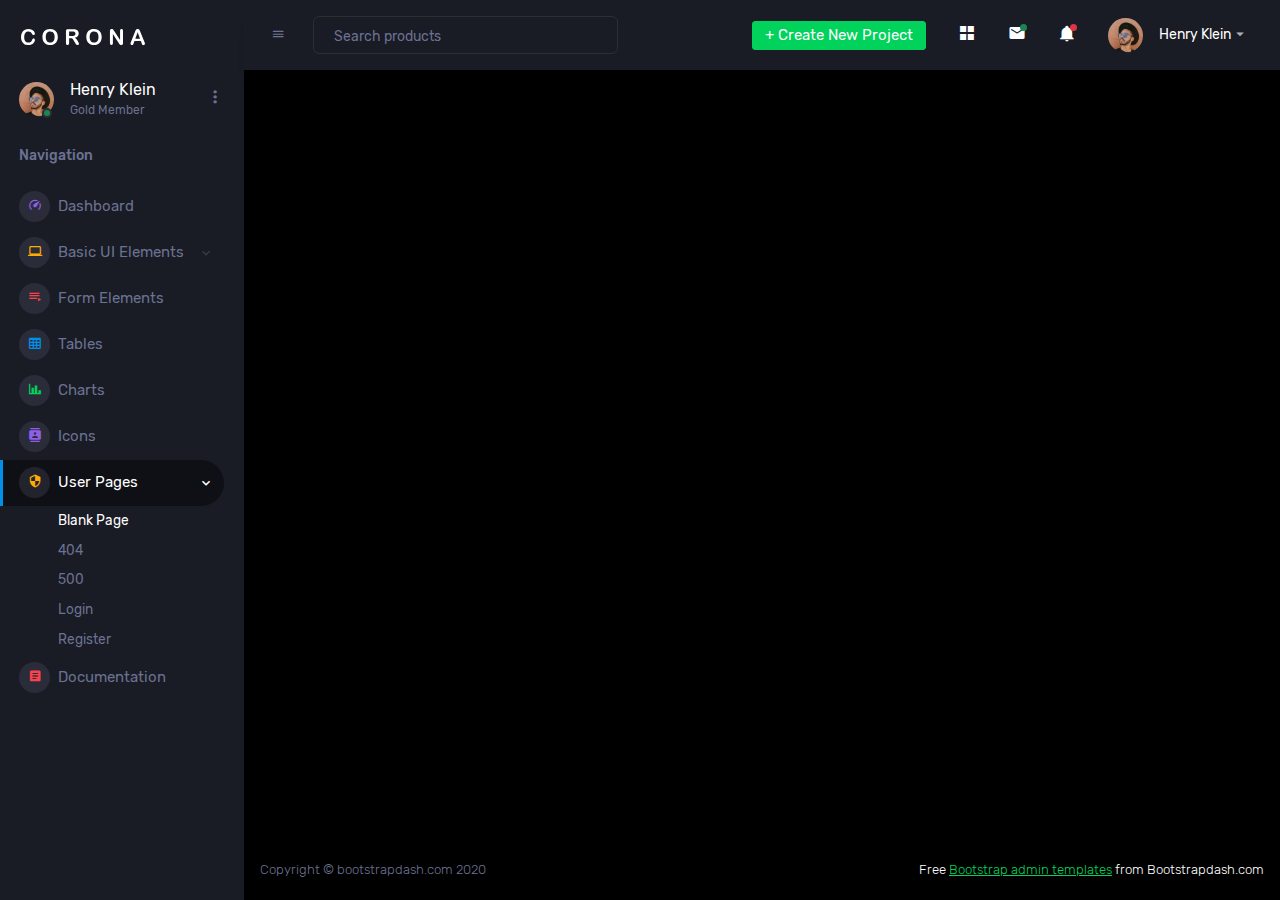
<file: pages/samples/blank-page.html>
<!DOCTYPE html>
<html lang="en">
  <head>
    <!-- Required meta tags -->
    <meta charset="utf-8">
    <meta name="viewport" content="width=device-width, initial-scale=1, shrink-to-fit=no">
    <title>Corona Admin</title>
    <!-- plugins:css -->
    <link rel="stylesheet" href="../../assets/vendors/mdi/css/materialdesignicons.min.css">
    <link rel="stylesheet" href="../../assets/vendors/css/vendor.bundle.base.css">
    <!-- endinject -->
    <!-- Plugin css for this page -->
    <!-- End Plugin css for this page -->
    <!-- inject:css -->
    <!-- endinject -->
    <!-- Layout styles -->
    <link rel="stylesheet" href="../../assets/css/style.css">
    <!-- End layout styles -->
    <link rel="shortcut icon" href="../../assets/images/favicon.png" />
  </head>
  <body>
    <div class="container-scroller">
      <!-- partial:../../partials/_sidebar.html -->
      <nav class="sidebar sidebar-offcanvas" id="sidebar">
        <div class="sidebar-brand-wrapper d-none d-lg-flex align-items-center justify-content-center fixed-top">
          <a class="sidebar-brand brand-logo" href="../../index.html"><img src="../../assets/images/logo.svg" alt="logo" /></a>
          <a class="sidebar-brand brand-logo-mini" href="../../index.html"><img src="../../assets/images/logo-mini.svg" alt="logo" /></a>
        </div>
        <ul class="nav">
          <li class="nav-item profile">
            <div class="profile-desc">
              <div class="profile-pic">
                <div class="count-indicator">
                  <img class="img-xs rounded-circle " src="../../assets/images/faces/face15.jpg" alt="">
                  <span class="count bg-success"></span>
                </div>
                <div class="profile-name">
                  <h5 class="mb-0 font-weight-normal">Henry Klein</h5>
                  <span>Gold Member</span>
                </div>
              </div>
              <a href="#" id="profile-dropdown" data-toggle="dropdown"><i class="mdi mdi-dots-vertical"></i></a>
              <div class="dropdown-menu dropdown-menu-right sidebar-dropdown preview-list" aria-labelledby="profile-dropdown">
                <a href="#" class="dropdown-item preview-item">
                  <div class="preview-thumbnail">
                    <div class="preview-icon bg-dark rounded-circle">
                      <i class="mdi mdi-settings text-primary"></i>
                    </div>
                  </div>
                  <div class="preview-item-content">
                    <p class="preview-subject ellipsis mb-1 text-small">Account settings</p>
                  </div>
                </a>
                <div class="dropdown-divider"></div>
                <a href="#" class="dropdown-item preview-item">
                  <div class="preview-thumbnail">
                    <div class="preview-icon bg-dark rounded-circle">
                      <i class="mdi mdi-onepassword  text-info"></i>
                    </div>
                  </div>
                  <div class="preview-item-content">
                    <p class="preview-subject ellipsis mb-1 text-small">Change Password</p>
                  </div>
                </a>
                <div class="dropdown-divider"></div>
                <a href="#" class="dropdown-item preview-item">
                  <div class="preview-thumbnail">
                    <div class="preview-icon bg-dark rounded-circle">
                      <i class="mdi mdi-calendar-today text-success"></i>
                    </div>
                  </div>
                  <div class="preview-item-content">
                    <p class="preview-subject ellipsis mb-1 text-small">To-do list</p>
                  </div>
                </a>
              </div>
            </div>
          </li>
          <li class="nav-item nav-category">
            <span class="nav-link">Navigation</span>
          </li>
          <li class="nav-item menu-items">
            <a class="nav-link" href="../../index.html">
              <span class="menu-icon">
                <i class="mdi mdi-speedometer"></i>
              </span>
              <span class="menu-title">Dashboard</span>
            </a>
          </li>
          <li class="nav-item menu-items">
            <a class="nav-link" data-toggle="collapse" href="#ui-basic" aria-expanded="false" aria-controls="ui-basic">
              <span class="menu-icon">
                <i class="mdi mdi-laptop"></i>
              </span>
              <span class="menu-title">Basic UI Elements</span>
              <i class="menu-arrow"></i>
            </a>
            <div class="collapse" id="ui-basic">
              <ul class="nav flex-column sub-menu">
                <li class="nav-item"> <a class="nav-link" href="../../pages/ui-features/buttons.html">Buttons</a></li>
                <li class="nav-item"> <a class="nav-link" href="../../pages/ui-features/dropdowns.html">Dropdowns</a></li>
                <li class="nav-item"> <a class="nav-link" href="../../pages/ui-features/typography.html">Typography</a></li>
              </ul>
            </div>
          </li>
          <li class="nav-item menu-items">
            <a class="nav-link" href="../../pages/forms/basic_elements.html">
              <span class="menu-icon">
                <i class="mdi mdi-playlist-play"></i>
              </span>
              <span class="menu-title">Form Elements</span>
            </a>
          </li>
          <li class="nav-item menu-items">
            <a class="nav-link" href="../../pages/tables/basic-table.html">
              <span class="menu-icon">
                <i class="mdi mdi-table-large"></i>
              </span>
              <span class="menu-title">Tables</span>
            </a>
          </li>
          <li class="nav-item menu-items">
            <a class="nav-link" href="../../pages/charts/chartjs.html">
              <span class="menu-icon">
                <i class="mdi mdi-chart-bar"></i>
              </span>
              <span class="menu-title">Charts</span>
            </a>
          </li>
          <li class="nav-item menu-items">
            <a class="nav-link" href="../../pages/icons/mdi.html">
              <span class="menu-icon">
                <i class="mdi mdi-contacts"></i>
              </span>
              <span class="menu-title">Icons</span>
            </a>
          </li>
          <li class="nav-item menu-items">
            <a class="nav-link" data-toggle="collapse" href="#auth" aria-expanded="false" aria-controls="auth">
              <span class="menu-icon">
                <i class="mdi mdi-security"></i>
              </span>
              <span class="menu-title">User Pages</span>
              <i class="menu-arrow"></i>
            </a>
            <div class="collapse" id="auth">
              <ul class="nav flex-column sub-menu">
                <li class="nav-item"> <a class="nav-link" href="../../pages/samples/blank-page.html"> Blank Page </a></li>
                <li class="nav-item"> <a class="nav-link" href="../../pages/samples/error-404.html"> 404 </a></li>
                <li class="nav-item"> <a class="nav-link" href="../../pages/samples/error-500.html"> 500 </a></li>
                <li class="nav-item"> <a class="nav-link" href="../../pages/samples/login.html"> Login </a></li>
                <li class="nav-item"> <a class="nav-link" href="../../pages/samples/register.html"> Register </a></li>
              </ul>
            </div>
          </li>
          <li class="nav-item menu-items">
            <a class="nav-link" href="http://www.bootstrapdash.com/demo/corona-free/jquery/documentation/documentation.html">
              <span class="menu-icon">
                <i class="mdi mdi-file-document-box"></i>
              </span>
              <span class="menu-title">Documentation</span>
            </a>
          </li>
        </ul>
      </nav>
      <!-- partial -->
      <div class="container-fluid page-body-wrapper">
        <!-- partial:../../partials/_navbar.html -->
        <nav class="navbar p-0 fixed-top d-flex flex-row">
          <div class="navbar-brand-wrapper d-flex d-lg-none align-items-center justify-content-center">
            <a class="navbar-brand brand-logo-mini" href="../../index.html"><img src="../../assets/images/logo-mini.svg" alt="logo" /></a>
          </div>
          <div class="navbar-menu-wrapper flex-grow d-flex align-items-stretch">
            <button class="navbar-toggler navbar-toggler align-self-center" type="button" data-toggle="minimize">
              <span class="mdi mdi-menu"></span>
            </button>
            <ul class="navbar-nav w-100">
              <li class="nav-item w-100">
                <form class="nav-link mt-2 mt-md-0 d-none d-lg-flex search">
                  <input type="text" class="form-control" placeholder="Search products">
                </form>
              </li>
            </ul>
            <ul class="navbar-nav navbar-nav-right">
              <li class="nav-item dropdown d-none d-lg-block">
                <a class="nav-link btn btn-success create-new-button" id="createbuttonDropdown" data-toggle="dropdown" aria-expanded="false" href="#">+ Create New Project</a>
                <div class="dropdown-menu dropdown-menu-right navbar-dropdown preview-list" aria-labelledby="createbuttonDropdown">
                  <h6 class="p-3 mb-0">Projects</h6>
                  <div class="dropdown-divider"></div>
                  <a class="dropdown-item preview-item">
                    <div class="preview-thumbnail">
                      <div class="preview-icon bg-dark rounded-circle">
                        <i class="mdi mdi-file-outline text-primary"></i>
                      </div>
                    </div>
                    <div class="preview-item-content">
                      <p class="preview-subject ellipsis mb-1">Software Development</p>
                    </div>
                  </a>
                  <div class="dropdown-divider"></div>
                  <a class="dropdown-item preview-item">
                    <div class="preview-thumbnail">
                      <div class="preview-icon bg-dark rounded-circle">
                        <i class="mdi mdi-web text-info"></i>
                      </div>
                    </div>
                    <div class="preview-item-content">
                      <p class="preview-subject ellipsis mb-1">UI Development</p>
                    </div>
                  </a>
                  <div class="dropdown-divider"></div>
                  <a class="dropdown-item preview-item">
                    <div class="preview-thumbnail">
                      <div class="preview-icon bg-dark rounded-circle">
                        <i class="mdi mdi-layers text-danger"></i>
                      </div>
                    </div>
                    <div class="preview-item-content">
                      <p class="preview-subject ellipsis mb-1">Software Testing</p>
                    </div>
                  </a>
                  <div class="dropdown-divider"></div>
                  <p class="p-3 mb-0 text-center">See all projects</p>
                </div>
              </li>
              <li class="nav-item nav-settings d-none d-lg-block">
                <a class="nav-link" href="#">
                  <i class="mdi mdi-view-grid"></i>
                </a>
              </li>
              <li class="nav-item dropdown border-left">
                <a class="nav-link count-indicator dropdown-toggle" id="messageDropdown" href="#" data-toggle="dropdown" aria-expanded="false">
                  <i class="mdi mdi-email"></i>
                  <span class="count bg-success"></span>
                </a>
                <div class="dropdown-menu dropdown-menu-right navbar-dropdown preview-list" aria-labelledby="messageDropdown">
                  <h6 class="p-3 mb-0">Messages</h6>
                  <div class="dropdown-divider"></div>
                  <a class="dropdown-item preview-item">
                    <div class="preview-thumbnail">
                      <img src="../../assets/images/faces/face4.jpg" alt="image" class="rounded-circle profile-pic">
                    </div>
                    <div class="preview-item-content">
                      <p class="preview-subject ellipsis mb-1">Mark send you a message</p>
                      <p class="text-muted mb-0"> 1 Minutes ago </p>
                    </div>
                  </a>
                  <div class="dropdown-divider"></div>
                  <a class="dropdown-item preview-item">
                    <div class="preview-thumbnail">
                      <img src="../../assets/images/faces/face2.jpg" alt="image" class="rounded-circle profile-pic">
                    </div>
                    <div class="preview-item-content">
                      <p class="preview-subject ellipsis mb-1">Cregh send you a message</p>
                      <p class="text-muted mb-0"> 15 Minutes ago </p>
                    </div>
                  </a>
                  <div class="dropdown-divider"></div>
                  <a class="dropdown-item preview-item">
                    <div class="preview-thumbnail">
                      <img src="../../assets/images/faces/face3.jpg" alt="image" class="rounded-circle profile-pic">
                    </div>
                    <div class="preview-item-content">
                      <p class="preview-subject ellipsis mb-1">Profile picture updated</p>
                      <p class="text-muted mb-0"> 18 Minutes ago </p>
                    </div>
                  </a>
                  <div class="dropdown-divider"></div>
                  <p class="p-3 mb-0 text-center">4 new messages</p>
                </div>
              </li>
              <li class="nav-item dropdown border-left">
                <a class="nav-link count-indicator dropdown-toggle" id="notificationDropdown" href="#" data-toggle="dropdown">
                  <i class="mdi mdi-bell"></i>
                  <span class="count bg-danger"></span>
                </a>
                <div class="dropdown-menu dropdown-menu-right navbar-dropdown preview-list" aria-labelledby="notificationDropdown">
                  <h6 class="p-3 mb-0">Notifications</h6>
                  <div class="dropdown-divider"></div>
                  <a class="dropdown-item preview-item">
                    <div class="preview-thumbnail">
                      <div class="preview-icon bg-dark rounded-circle">
                        <i class="mdi mdi-calendar text-success"></i>
                      </div>
                    </div>
                    <div class="preview-item-content">
                      <p class="preview-subject mb-1">Event today</p>
                      <p class="text-muted ellipsis mb-0"> Just a reminder that you have an event today </p>
                    </div>
                  </a>
                  <div class="dropdown-divider"></div>
                  <a class="dropdown-item preview-item">
                    <div class="preview-thumbnail">
                      <div class="preview-icon bg-dark rounded-circle">
                        <i class="mdi mdi-settings text-danger"></i>
                      </div>
                    </div>
                    <div class="preview-item-content">
                      <p class="preview-subject mb-1">Settings</p>
                      <p class="text-muted ellipsis mb-0"> Update dashboard </p>
                    </div>
                  </a>
                  <div class="dropdown-divider"></div>
                  <a class="dropdown-item preview-item">
                    <div class="preview-thumbnail">
                      <div class="preview-icon bg-dark rounded-circle">
                        <i class="mdi mdi-link-variant text-warning"></i>
                      </div>
                    </div>
                    <div class="preview-item-content">
                      <p class="preview-subject mb-1">Launch Admin</p>
                      <p class="text-muted ellipsis mb-0"> New admin wow! </p>
                    </div>
                  </a>
                  <div class="dropdown-divider"></div>
                  <p class="p-3 mb-0 text-center">See all notifications</p>
                </div>
              </li>
              <li class="nav-item dropdown">
                <a class="nav-link" id="profileDropdown" href="#" data-toggle="dropdown">
                  <div class="navbar-profile">
                    <img class="img-xs rounded-circle" src="../../assets/images/faces/face15.jpg" alt="">
                    <p class="mb-0 d-none d-sm-block navbar-profile-name">Henry Klein</p>
                    <i class="mdi mdi-menu-down d-none d-sm-block"></i>
                  </div>
                </a>
                <div class="dropdown-menu dropdown-menu-right navbar-dropdown preview-list" aria-labelledby="profileDropdown">
                  <h6 class="p-3 mb-0">Profile</h6>
                  <div class="dropdown-divider"></div>
                  <a class="dropdown-item preview-item">
                    <div class="preview-thumbnail">
                      <div class="preview-icon bg-dark rounded-circle">
                        <i class="mdi mdi-settings text-success"></i>
                      </div>
                    </div>
                    <div class="preview-item-content">
                      <p class="preview-subject mb-1">Settings</p>
                    </div>
                  </a>
                  <div class="dropdown-divider"></div>
                  <a class="dropdown-item preview-item">
                    <div class="preview-thumbnail">
                      <div class="preview-icon bg-dark rounded-circle">
                        <i class="mdi mdi-logout text-danger"></i>
                      </div>
                    </div>
                    <div class="preview-item-content">
                      <p class="preview-subject mb-1">Log out</p>
                    </div>
                  </a>
                  <div class="dropdown-divider"></div>
                  <p class="p-3 mb-0 text-center">Advanced settings</p>
                </div>
              </li>
            </ul>
            <button class="navbar-toggler navbar-toggler-right d-lg-none align-self-center" type="button" data-toggle="offcanvas">
              <span class="mdi mdi-format-line-spacing"></span>
            </button>
          </div>
        </nav>
        <!-- partial -->
        <div class="main-panel">
          <div class="content-wrapper">
          </div>
          <!-- content-wrapper ends -->
          <!-- partial:../../partials/_footer.html -->
          <footer class="footer">
            <div class="d-sm-flex justify-content-center justify-content-sm-between">
              <span class="text-muted d-block text-center text-sm-left d-sm-inline-block">Copyright © bootstrapdash.com 2020</span>
              <span class="float-none float-sm-right d-block mt-1 mt-sm-0 text-center"> Free <a href="https://www.bootstrapdash.com/bootstrap-admin-template/" target="_blank">Bootstrap admin templates</a> from Bootstrapdash.com</span>
            </div>
          </footer>
          <!-- partial -->
        </div>
        <!-- main-panel ends -->
      </div>
      <!-- page-body-wrapper ends -->
    </div>
    <!-- container-scroller -->
    <!-- plugins:js -->
    <script src="../../assets/vendors/js/vendor.bundle.base.js"></script>
    <!-- endinject -->
    <!-- Plugin js for this page -->
    <!-- End plugin js for this page -->
    <!-- inject:js -->
    <script src="../../assets/js/off-canvas.js"></script>
    <script src="../../assets/js/hoverable-collapse.js"></script>
    <script src="../../assets/js/misc.js"></script>
    <script src="../../assets/js/settings.js"></script>
    <script src="../../assets/js/todolist.js"></script>
    <!-- endinject -->
    <!-- Custom js for this page -->
    <!-- End custom js for this page -->
  </body>
</html>
</file>
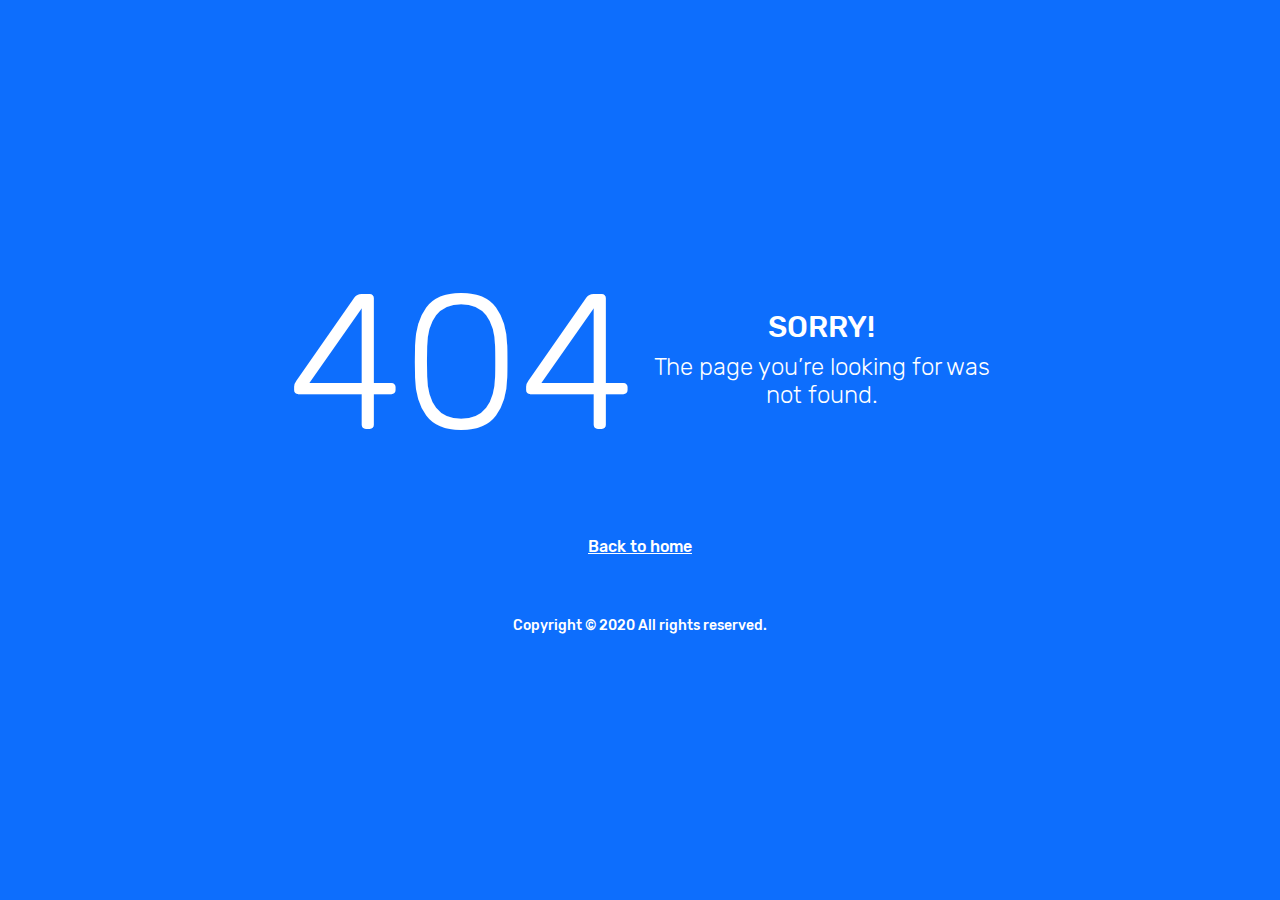
<file: pages/samples/error-404.html>
<!DOCTYPE html>
<html lang="en">
  <head>
    <!-- Required meta tags -->
    <meta charset="utf-8">
    <meta name="viewport" content="width=device-width, initial-scale=1, shrink-to-fit=no">
    <title>Corona Admin</title>
    <!-- plugins:css -->
    <link rel="stylesheet" href="../../assets/vendors/mdi/css/materialdesignicons.min.css">
    <link rel="stylesheet" href="../../assets/vendors/css/vendor.bundle.base.css">
    <!-- endinject -->
    <!-- Plugin css for this page -->
    <!-- End Plugin css for this page -->
    <!-- inject:css -->
    <!-- endinject -->
    <!-- Layout styles -->
    <link rel="stylesheet" href="../../assets/css/style.css">
    <!-- End layout styles -->
    <link rel="shortcut icon" href="../../assets/images/favicon.png" />
  </head>
  <body>
    <div class="container-scroller">
      <div class="container-fluid page-body-wrapper full-page-wrapper">
        <div class="content-wrapper d-flex align-items-center text-center error-page bg-primary">
          <div class="row flex-grow">
            <div class="col-lg-7 mx-auto text-white">
              <div class="row align-items-center d-flex flex-row">
                <div class="col-lg-6 text-lg-right pr-lg-4">
                  <h1 class="display-1 mb-0">404</h1>
                </div>
                <div class="col-lg-6 error-page-divider text-lg-left pl-lg-4">
                  <h2>SORRY!</h2>
                  <h3 class="font-weight-light">The page you’re looking for was not found.</h3>
                </div>
              </div>
              <div class="row mt-5">
                <div class="col-12 text-center mt-xl-2">
                  <a class="text-white font-weight-medium" href="../../index.html">Back to home</a>
                </div>
              </div>
              <div class="row mt-5">
                <div class="col-12 mt-xl-2">
                  <p class="text-white font-weight-medium text-center">Copyright &copy; 2020 All rights reserved.</p>
                </div>
              </div>
            </div>
          </div>
        </div>
        <!-- content-wrapper ends -->
      </div>
      <!-- page-body-wrapper ends -->
    </div>
    <!-- container-scroller -->
    <!-- plugins:js -->
    <script src="../../assets/vendors/js/vendor.bundle.base.js"></script>
    <!-- endinject -->
    <!-- Plugin js for this page -->
    <!-- End plugin js for this page -->
    <!-- inject:js -->
    <script src="../../assets/js/off-canvas.js"></script>
    <script src="../../assets/js/hoverable-collapse.js"></script>
    <script src="../../assets/js/misc.js"></script>
    <script src="../../assets/js/settings.js"></script>
    <script src="../../assets/js/todolist.js"></script>
    <!-- endinject -->
  </body>
</html>
</file>
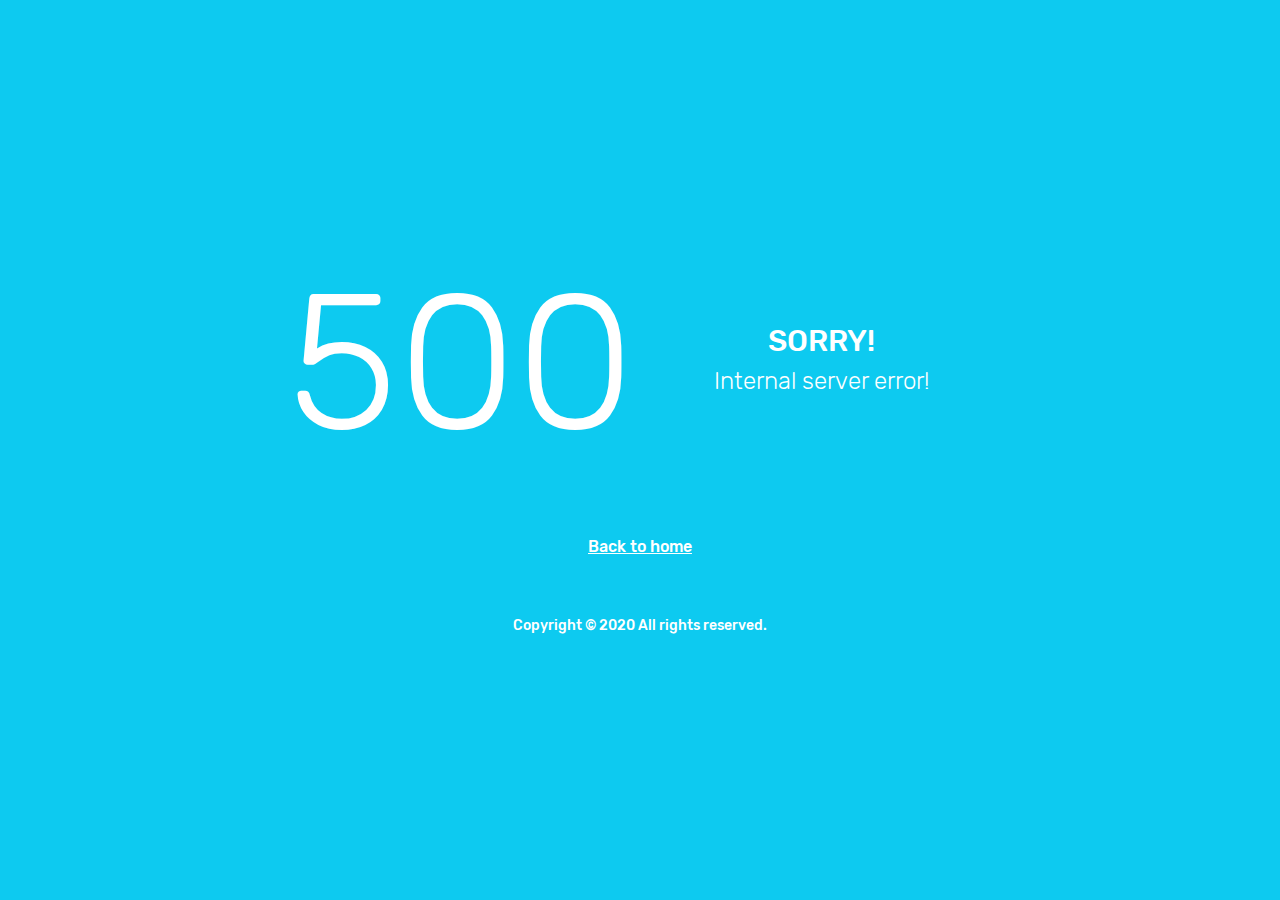
<file: pages/samples/error-500.html>
<!DOCTYPE html>
<html lang="en">
  <head>
    <!-- Required meta tags -->
    <meta charset="utf-8">
    <meta name="viewport" content="width=device-width, initial-scale=1, shrink-to-fit=no">
    <title>Corona Admin</title>
    <!-- plugins:css -->
    <link rel="stylesheet" href="../../assets/vendors/mdi/css/materialdesignicons.min.css">
    <link rel="stylesheet" href="../../assets/vendors/css/vendor.bundle.base.css">
    <!-- endinject -->
    <!-- Plugin css for this page -->
    <!-- End Plugin css for this page -->
    <!-- inject:css -->
    <!-- endinject -->
    <!-- Layout styles -->
    <link rel="stylesheet" href="../../assets/css/style.css">
    <!-- End layout styles -->
    <link rel="shortcut icon" href="../../assets/images/favicon.png" />
  </head>
  <body>
    <div class="container-scroller">
      <div class="container-fluid page-body-wrapper full-page-wrapper">
        <div class="content-wrapper d-flex align-items-center text-center error-page bg-info">
          <div class="row flex-grow">
            <div class="col-lg-7 mx-auto text-white">
              <div class="row align-items-center d-flex flex-row">
                <div class="col-lg-6 text-lg-right pr-lg-4">
                  <h1 class="display-1 mb-0">500</h1>
                </div>
                <div class="col-lg-6 error-page-divider text-lg-left pl-lg-4">
                  <h2>SORRY!</h2>
                  <h3 class="font-weight-light">Internal server error!</h3>
                </div>
              </div>
              <div class="row mt-5">
                <div class="col-12 text-center mt-xl-2">
                  <a class="text-white font-weight-medium" href="../../index.html">Back to home</a>
                </div>
              </div>
              <div class="row mt-5">
                <div class="col-12 mt-xl-2">
                  <p class="text-white font-weight-medium text-center">Copyright &copy; 2020 All rights reserved.</p>
                </div>
              </div>
            </div>
          </div>
        </div>
        <!-- content-wrapper ends -->
      </div>
      <!-- page-body-wrapper ends -->
    </div>
    <!-- container-scroller -->
    <!-- plugins:js -->
    <script src="../../assets/vendors/js/vendor.bundle.base.js"></script>
    <!-- endinject -->
    <!-- Plugin js for this page -->
    <!-- End plugin js for this page -->
    <!-- inject:js -->
    <script src="../../assets/js/off-canvas.js"></script>
    <script src="../../assets/js/hoverable-collapse.js"></script>
    <script src="../../assets/js/misc.js"></script>
    <script src="../../assets/js/settings.js"></script>
    <script src="../../assets/js/todolist.js"></script>
    <!-- endinject -->
  </body>
</html>
</file>
<file: assets/vendors/css/vendor.bundle.base.css>
/*
 * Container style
 */
.ps {
  overflow: hidden !important;
  overflow-anchor: none;
  -ms-overflow-style: none;
  touch-action: auto;
  -ms-touch-action: auto;
}

/*
 * Scrollbar rail styles
 */
.ps__rail-x {
  display: none;
  opacity: 0;
  transition: background-color .2s linear, opacity .2s linear;
  -webkit-transition: background-color .2s linear, opacity .2s linear;
  height: 15px;
  /* there must be 'bottom' or 'top' for ps__rail-x */
  bottom: 0px;
  /* please don't change 'position' */
  position: absolute;
}

.ps__rail-y {
  display: none;
  opacity: 0;
  transition: background-color .2s linear, opacity .2s linear;
  -webkit-transition: background-color .2s linear, opacity .2s linear;
  width: 15px;
  /* there must be 'right' or 'left' for ps__rail-y */
  right: 0;
  /* please don't change 'position' */
  position: absolute;
}

.ps--active-x > .ps__rail-x,
.ps--active-y > .ps__rail-y {
  display: block;
  background-color: transparent;
}

.ps:hover > .ps__rail-x,
.ps:hover > .ps__rail-y,
.ps--focus > .ps__rail-x,
.ps--focus > .ps__rail-y,
.ps--scrolling-x > .ps__rail-x,
.ps--scrolling-y > .ps__rail-y {
  opacity: 0.6;
}

.ps .ps__rail-x:hover,
.ps .ps__rail-y:hover,
.ps .ps__rail-x:focus,
.ps .ps__rail-y:focus,
.ps .ps__rail-x.ps--clicking,
.ps .ps__rail-y.ps--clicking {
  background-color: #eee;
  opacity: 0.9;
}

/*
 * Scrollbar thumb styles
 */
.ps__thumb-x {
  background-color: #aaa;
  border-radius: 6px;
  transition: background-color .2s linear, height .2s ease-in-out;
  -webkit-transition: background-color .2s linear, height .2s ease-in-out;
  height: 6px;
  /* there must be 'bottom' for ps__thumb-x */
  bottom: 2px;
  /* please don't change 'position' */
  position: absolute;
}

.ps__thumb-y {
  background-color: #aaa;
  border-radius: 6px;
  transition: background-color .2s linear, width .2s ease-in-out;
  -webkit-transition: background-color .2s linear, width .2s ease-in-out;
  width: 6px;
  /* there must be 'right' for ps__thumb-y */
  right: 2px;
  /* please don't change 'position' */
  position: absolute;
}

.ps__rail-x:hover > .ps__thumb-x,
.ps__rail-x:focus > .ps__thumb-x,
.ps__rail-x.ps--clicking .ps__thumb-x {
  background-color: #999;
  height: 11px;
}

.ps__rail-y:hover > .ps__thumb-y,
.ps__rail-y:focus > .ps__thumb-y,
.ps__rail-y.ps--clicking .ps__thumb-y {
  background-color: #999;
  width: 11px;
}

/* MS supports */
@supports (-ms-overflow-style: none) {
  .ps {
    overflow: auto !important;
  }
}

@media screen and (-ms-high-contrast: active), (-ms-high-contrast: none) {
  .ps {
    overflow: auto !important;
  }
}
</file>
<file: assets/vendors/flag-icon-css/css/flag-icon.min.css>
.flag-icon-background{background-size:contain;background-position:50%;background-repeat:no-repeat}.flag-icon{background-size:contain;background-position:50%;background-repeat:no-repeat;position:relative;display:inline-block;width:1.33333333em;line-height:1em}.flag-icon:before{content:'\00a0'}.flag-icon.flag-icon-squared{width:1em}.flag-icon-ad{background-image:url(../flags/4x3/ad.svg)}.flag-icon-ad.flag-icon-squared{background-image:url(../flags/1x1/ad.svg)}.flag-icon-ae{background-image:url(../flags/4x3/ae.svg)}.flag-icon-ae.flag-icon-squared{background-image:url(../flags/1x1/ae.svg)}.flag-icon-af{background-image:url(../flags/4x3/af.svg)}.flag-icon-af.flag-icon-squared{background-image:url(../flags/1x1/af.svg)}.flag-icon-ag{background-image:url(../flags/4x3/ag.svg)}.flag-icon-ag.flag-icon-squared{background-image:url(../flags/1x1/ag.svg)}.flag-icon-ai{background-image:url(../flags/4x3/ai.svg)}.flag-icon-ai.flag-icon-squared{background-image:url(../flags/1x1/ai.svg)}.flag-icon-al{background-image:url(../flags/4x3/al.svg)}.flag-icon-al.flag-icon-squared{background-image:url(../flags/1x1/al.svg)}.flag-icon-am{background-image:url(../flags/4x3/am.svg)}.flag-icon-am.flag-icon-squared{background-image:url(../flags/1x1/am.svg)}.flag-icon-ao{background-image:url(../flags/4x3/ao.svg)}.flag-icon-ao.flag-icon-squared{background-image:url(../flags/1x1/ao.svg)}.flag-icon-aq{background-image:url(../flags/4x3/aq.svg)}.flag-icon-aq.flag-icon-squared{background-image:url(../flags/1x1/aq.svg)}.flag-icon-ar{background-image:url(../flags/4x3/ar.svg)}.flag-icon-ar.flag-icon-squared{background-image:url(../flags/1x1/ar.svg)}.flag-icon-as{background-image:url(../flags/4x3/as.svg)}.flag-icon-as.flag-icon-squared{background-image:url(../flags/1x1/as.svg)}.flag-icon-at{background-image:url(../flags/4x3/at.svg)}.flag-icon-at.flag-icon-squared{background-image:url(../flags/1x1/at.svg)}.flag-icon-au{background-image:url(../flags/4x3/au.svg)}.flag-icon-au.flag-icon-squared{background-image:url(../flags/1x1/au.svg)}.flag-icon-aw{background-image:url(../flags/4x3/aw.svg)}.flag-icon-aw.flag-icon-squared{background-image:url(../flags/1x1/aw.svg)}.flag-icon-ax{background-image:url(../flags/4x3/ax.svg)}.flag-icon-ax.flag-icon-squared{background-image:url(../flags/1x1/ax.svg)}.flag-icon-az{background-image:url(../flags/4x3/az.svg)}.flag-icon-az.flag-icon-squared{background-image:url(../flags/1x1/az.svg)}.flag-icon-ba{background-image:url(../flags/4x3/ba.svg)}.flag-icon-ba.flag-icon-squared{background-image:url(../flags/1x1/ba.svg)}.flag-icon-bb{background-image:url(../flags/4x3/bb.svg)}.flag-icon-bb.flag-icon-squared{background-image:url(../flags/1x1/bb.svg)}.flag-icon-bd{background-image:url(../flags/4x3/bd.svg)}.flag-icon-bd.flag-icon-squared{background-image:url(../flags/1x1/bd.svg)}.flag-icon-be{background-image:url(../flags/4x3/be.svg)}.flag-icon-be.flag-icon-squared{background-image:url(../flags/1x1/be.svg)}.flag-icon-bf{background-image:url(../flags/4x3/bf.svg)}.flag-icon-bf.flag-icon-squared{background-image:url(../flags/1x1/bf.svg)}.flag-icon-bg{background-image:url(../flags/4x3/bg.svg)}.flag-icon-bg.flag-icon-squared{background-image:url(../flags/1x1/bg.svg)}.flag-icon-bh{background-image:url(../flags/4x3/bh.svg)}.flag-icon-bh.flag-icon-squared{background-image:url(../flags/1x1/bh.svg)}.flag-icon-bi{background-image:url(../flags/4x3/bi.svg)}.flag-icon-bi.flag-icon-squared{background-image:url(../flags/1x1/bi.svg)}.flag-icon-bj{background-image:url(../flags/4x3/bj.svg)}.flag-icon-bj.flag-icon-squared{background-image:url(../flags/1x1/bj.svg)}.flag-icon-bl{background-image:url(../flags/4x3/bl.svg)}.flag-icon-bl.flag-icon-squared{background-image:url(../flags/1x1/bl.svg)}.flag-icon-bm{background-image:url(../flags/4x3/bm.svg)}.flag-icon-bm.flag-icon-squared{background-image:url(../flags/1x1/bm.svg)}.flag-icon-bn{background-image:url(../flags/4x3/bn.svg)}.flag-icon-bn.flag-icon-squared{background-image:url(../flags/1x1/bn.svg)}.flag-icon-bo{background-image:url(../flags/4x3/bo.svg)}.flag-icon-bo.flag-icon-squared{background-image:url(../flags/1x1/bo.svg)}.flag-icon-bq{background-image:url(../flags/4x3/bq.svg)}.flag-icon-bq.flag-icon-squared{background-image:url(../flags/1x1/bq.svg)}.flag-icon-br{background-image:url(../flags/4x3/br.svg)}.flag-icon-br.flag-icon-squared{background-image:url(../flags/1x1/br.svg)}.flag-icon-bs{background-image:url(../flags/4x3/bs.svg)}.flag-icon-bs.flag-icon-squared{background-image:url(../flags/1x1/bs.svg)}.flag-icon-bt{background-image:url(../flags/4x3/bt.svg)}.flag-icon-bt.flag-icon-squared{background-image:url(../flags/1x1/bt.svg)}.flag-icon-bv{background-image:url(../flags/4x3/bv.svg)}.flag-icon-bv.flag-icon-squared{background-image:url(../flags/1x1/bv.svg)}.flag-icon-bw{background-image:url(../flags/4x3/bw.svg)}.flag-icon-bw.flag-icon-squared{background-image:url(../flags/1x1/bw.svg)}.flag-icon-by{background-image:url(../flags/4x3/by.svg)}.flag-icon-by.flag-icon-squared{background-image:url(../flags/1x1/by.svg)}.flag-icon-bz{background-image:url(../flags/4x3/bz.svg)}.flag-icon-bz.flag-icon-squared{background-image:url(../flags/1x1/bz.svg)}.flag-icon-ca{background-image:url(../flags/4x3/ca.svg)}.flag-icon-ca.flag-icon-squared{background-image:url(../flags/1x1/ca.svg)}.flag-icon-cc{background-image:url(../flags/4x3/cc.svg)}.flag-icon-cc.flag-icon-squared{background-image:url(../flags/1x1/cc.svg)}.flag-icon-cd{background-image:url(../flags/4x3/cd.svg)}.flag-icon-cd.flag-icon-squared{background-image:url(../flags/1x1/cd.svg)}.flag-icon-cf{background-image:url(../flags/4x3/cf.svg)}.flag-icon-cf.flag-icon-squared{background-image:url(../flags/1x1/cf.svg)}.flag-icon-cg{background-image:url(../flags/4x3/cg.svg)}.flag-icon-cg.flag-icon-squared{background-image:url(../flags/1x1/cg.svg)}.flag-icon-ch{background-image:url(../flags/4x3/ch.svg)}.flag-icon-ch.flag-icon-squared{background-image:url(../flags/1x1/ch.svg)}.flag-icon-ci{background-image:url(../flags/4x3/ci.svg)}.flag-icon-ci.flag-icon-squared{background-image:url(../flags/1x1/ci.svg)}.flag-icon-ck{background-image:url(../flags/4x3/ck.svg)}.flag-icon-ck.flag-icon-squared{background-image:url(../flags/1x1/ck.svg)}.flag-icon-cl{background-image:url(../flags/4x3/cl.svg)}.flag-icon-cl.flag-icon-squared{background-image:url(../flags/1x1/cl.svg)}.flag-icon-cm{background-image:url(../flags/4x3/cm.svg)}.flag-icon-cm.flag-icon-squared{background-image:url(../flags/1x1/cm.svg)}.flag-icon-cn{background-image:url(../flags/4x3/cn.svg)}.flag-icon-cn.flag-icon-squared{background-image:url(../flags/1x1/cn.svg)}.flag-icon-co{background-image:url(../flags/4x3/co.svg)}.flag-icon-co.flag-icon-squared{background-image:url(../flags/1x1/co.svg)}.flag-icon-cr{background-image:url(../flags/4x3/cr.svg)}.flag-icon-cr.flag-icon-squared{background-image:url(../flags/1x1/cr.svg)}.flag-icon-cu{background-image:url(../flags/4x3/cu.svg)}.flag-icon-cu.flag-icon-squared{background-image:url(../flags/1x1/cu.svg)}.flag-icon-cv{background-image:url(../flags/4x3/cv.svg)}.flag-icon-cv.flag-icon-squared{background-image:url(../flags/1x1/cv.svg)}.flag-icon-cw{background-image:url(../flags/4x3/cw.svg)}.flag-icon-cw.flag-icon-squared{background-image:url(../flags/1x1/cw.svg)}.flag-icon-cx{background-image:url(../flags/4x3/cx.svg)}.flag-icon-cx.flag-icon-squared{background-image:url(../flags/1x1/cx.svg)}.flag-icon-cy{background-image:url(../flags/4x3/cy.svg)}.flag-icon-cy.flag-icon-squared{background-image:url(../flags/1x1/cy.svg)}.flag-icon-cz{background-image:url(../flags/4x3/cz.svg)}.flag-icon-cz.flag-icon-squared{background-image:url(../flags/1x1/cz.svg)}.flag-icon-de{background-image:url(../flags/4x3/de.svg)}.flag-icon-de.flag-icon-squared{background-image:url(../flags/1x1/de.svg)}.flag-icon-dj{background-image:url(../flags/4x3/dj.svg)}.flag-icon-dj.flag-icon-squared{background-image:url(../flags/1x1/dj.svg)}.flag-icon-dk{background-image:url(../flags/4x3/dk.svg)}.flag-icon-dk.flag-icon-squared{background-image:url(../flags/1x1/dk.svg)}.flag-icon-dm{background-image:url(../flags/4x3/dm.svg)}.flag-icon-dm.flag-icon-squared{background-image:url(../flags/1x1/dm.svg)}.flag-icon-do{background-image:url(../flags/4x3/do.svg)}.flag-icon-do.flag-icon-squared{background-image:url(../flags/1x1/do.svg)}.flag-icon-dz{background-image:url(../flags/4x3/dz.svg)}.flag-icon-dz.flag-icon-squared{background-image:url(../flags/1x1/dz.svg)}.flag-icon-ec{background-image:url(../flags/4x3/ec.svg)}.flag-icon-ec.flag-icon-squared{background-image:url(../flags/1x1/ec.svg)}.flag-icon-ee{background-image:url(../flags/4x3/ee.svg)}.flag-icon-ee.flag-icon-squared{background-image:url(../flags/1x1/ee.svg)}.flag-icon-eg{background-image:url(../flags/4x3/eg.svg)}.flag-icon-eg.flag-icon-squared{background-image:url(../flags/1x1/eg.svg)}.flag-icon-eh{background-image:url(../flags/4x3/eh.svg)}.flag-icon-eh.flag-icon-squared{background-image:url(../flags/1x1/eh.svg)}.flag-icon-er{background-image:url(../flags/4x3/er.svg)}.flag-icon-er.flag-icon-squared{background-image:url(../flags/1x1/er.svg)}.flag-icon-es{background-image:url(../flags/4x3/es.svg)}.flag-icon-es.flag-icon-squared{background-image:url(../flags/1x1/es.svg)}.flag-icon-et{background-image:url(../flags/4x3/et.svg)}.flag-icon-et.flag-icon-squared{background-image:url(../flags/1x1/et.svg)}.flag-icon-fi{background-image:url(../flags/4x3/fi.svg)}.flag-icon-fi.flag-icon-squared{background-image:url(../flags/1x1/fi.svg)}.flag-icon-fj{background-image:url(../flags/4x3/fj.svg)}.flag-icon-fj.flag-icon-squared{background-image:url(../flags/1x1/fj.svg)}.flag-icon-fk{background-image:url(../flags/4x3/fk.svg)}.flag-icon-fk.flag-icon-squared{background-image:url(../flags/1x1/fk.svg)}.flag-icon-fm{background-image:url(../flags/4x3/fm.svg)}.flag-icon-fm.flag-icon-squared{background-image:url(../flags/1x1/fm.svg)}.flag-icon-fo{background-image:url(../flags/4x3/fo.svg)}.flag-icon-fo.flag-icon-squared{background-image:url(../flags/1x1/fo.svg)}.flag-icon-fr{background-image:url(../flags/4x3/fr.svg)}.flag-icon-fr.flag-icon-squared{background-image:url(../flags/1x1/fr.svg)}.flag-icon-ga{background-image:url(../flags/4x3/ga.svg)}.flag-icon-ga.flag-icon-squared{background-image:url(../flags/1x1/ga.svg)}.flag-icon-gb{background-image:url(../flags/4x3/gb.svg)}.flag-icon-gb.flag-icon-squared{background-image:url(../flags/1x1/gb.svg)}.flag-icon-gd{background-image:url(../flags/4x3/gd.svg)}.flag-icon-gd.flag-icon-squared{background-image:url(../flags/1x1/gd.svg)}.flag-icon-ge{background-image:url(../flags/4x3/ge.svg)}.flag-icon-ge.flag-icon-squared{background-image:url(../flags/1x1/ge.svg)}.flag-icon-gf{background-image:url(../flags/4x3/gf.svg)}.flag-icon-gf.flag-icon-squared{background-image:url(../flags/1x1/gf.svg)}.flag-icon-gg{background-image:url(../flags/4x3/gg.svg)}.flag-icon-gg.flag-icon-squared{background-image:url(../flags/1x1/gg.svg)}.flag-icon-gh{background-image:url(../flags/4x3/gh.svg)}.flag-icon-gh.flag-icon-squared{background-image:url(../flags/1x1/gh.svg)}.flag-icon-gi{background-image:url(../flags/4x3/gi.svg)}.flag-icon-gi.flag-icon-squared{background-image:url(../flags/1x1/gi.svg)}.flag-icon-gl{background-image:url(../flags/4x3/gl.svg)}.flag-icon-gl.flag-icon-squared{background-image:url(../flags/1x1/gl.svg)}.flag-icon-gm{background-image:url(../flags/4x3/gm.svg)}.flag-icon-gm.flag-icon-squared{background-image:url(../flags/1x1/gm.svg)}.flag-icon-gn{background-image:url(../flags/4x3/gn.svg)}.flag-icon-gn.flag-icon-squared{background-image:url(../flags/1x1/gn.svg)}.flag-icon-gp{background-image:url(../flags/4x3/gp.svg)}.flag-icon-gp.flag-icon-squared{background-image:url(../flags/1x1/gp.svg)}.flag-icon-gq{background-image:url(../flags/4x3/gq.svg)}.flag-icon-gq.flag-icon-squared{background-image:url(../flags/1x1/gq.svg)}.flag-icon-gr{background-image:url(../flags/4x3/gr.svg)}.flag-icon-gr.flag-icon-squared{background-image:url(../flags/1x1/gr.svg)}.flag-icon-gs{background-image:url(../flags/4x3/gs.svg)}.flag-icon-gs.flag-icon-squared{background-image:url(../flags/1x1/gs.svg)}.flag-icon-gt{background-image:url(../flags/4x3/gt.svg)}.flag-icon-gt.flag-icon-squared{background-image:url(../flags/1x1/gt.svg)}.flag-icon-gu{background-image:url(../flags/4x3/gu.svg)}.flag-icon-gu.flag-icon-squared{background-image:url(../flags/1x1/gu.svg)}.flag-icon-gw{background-image:url(../flags/4x3/gw.svg)}.flag-icon-gw.flag-icon-squared{background-image:url(../flags/1x1/gw.svg)}.flag-icon-gy{background-image:url(../flags/4x3/gy.svg)}.flag-icon-gy.flag-icon-squared{background-image:url(../flags/1x1/gy.svg)}.flag-icon-hk{background-image:url(../flags/4x3/hk.svg)}.flag-icon-hk.flag-icon-squared{background-image:url(../flags/1x1/hk.svg)}.flag-icon-hm{background-image:url(../flags/4x3/hm.svg)}.flag-icon-hm.flag-icon-squared{background-image:url(../flags/1x1/hm.svg)}.flag-icon-hn{background-image:url(../flags/4x3/hn.svg)}.flag-icon-hn.flag-icon-squared{background-image:url(../flags/1x1/hn.svg)}.flag-icon-hr{background-image:url(../flags/4x3/hr.svg)}.flag-icon-hr.flag-icon-squared{background-image:url(../flags/1x1/hr.svg)}.flag-icon-ht{background-image:url(../flags/4x3/ht.svg)}.flag-icon-ht.flag-icon-squared{background-image:url(../flags/1x1/ht.svg)}.flag-icon-hu{background-image:url(../flags/4x3/hu.svg)}.flag-icon-hu.flag-icon-squared{background-image:url(../flags/1x1/hu.svg)}.flag-icon-id{background-image:url(../flags/4x3/id.svg)}.flag-icon-id.flag-icon-squared{background-image:url(../flags/1x1/id.svg)}.flag-icon-ie{background-image:url(../flags/4x3/ie.svg)}.flag-icon-ie.flag-icon-squared{background-image:url(../flags/1x1/ie.svg)}.flag-icon-il{background-image:url(../flags/4x3/il.svg)}.flag-icon-il.flag-icon-squared{background-image:url(../flags/1x1/il.svg)}.flag-icon-im{background-image:url(../flags/4x3/im.svg)}.flag-icon-im.flag-icon-squared{background-image:url(../flags/1x1/im.svg)}.flag-icon-in{background-image:url(../flags/4x3/in.svg)}.flag-icon-in.flag-icon-squared{background-image:url(../flags/1x1/in.svg)}.flag-icon-io{background-image:url(../flags/4x3/io.svg)}.flag-icon-io.flag-icon-squared{background-image:url(../flags/1x1/io.svg)}.flag-icon-iq{background-image:url(../flags/4x3/iq.svg)}.flag-icon-iq.flag-icon-squared{background-image:url(../flags/1x1/iq.svg)}.flag-icon-ir{background-image:url(../flags/4x3/ir.svg)}.flag-icon-ir.flag-icon-squared{background-image:url(../flags/1x1/ir.svg)}.flag-icon-is{background-image:url(../flags/4x3/is.svg)}.flag-icon-is.flag-icon-squared{background-image:url(../flags/1x1/is.svg)}.flag-icon-it{background-image:url(../flags/4x3/it.svg)}.flag-icon-it.flag-icon-squared{background-image:url(../flags/1x1/it.svg)}.flag-icon-je{background-image:url(../flags/4x3/je.svg)}.flag-icon-je.flag-icon-squared{background-image:url(../flags/1x1/je.svg)}.flag-icon-jm{background-image:url(../flags/4x3/jm.svg)}.flag-icon-jm.flag-icon-squared{background-image:url(../flags/1x1/jm.svg)}.flag-icon-jo{background-image:url(../flags/4x3/jo.svg)}.flag-icon-jo.flag-icon-squared{background-image:url(../flags/1x1/jo.svg)}.flag-icon-jp{background-image:url(../flags/4x3/jp.svg)}.flag-icon-jp.flag-icon-squared{background-image:url(../flags/1x1/jp.svg)}.flag-icon-ke{background-image:url(../flags/4x3/ke.svg)}.flag-icon-ke.flag-icon-squared{background-image:url(../flags/1x1/ke.svg)}.flag-icon-kg{background-image:url(../flags/4x3/kg.svg)}.flag-icon-kg.flag-icon-squared{background-image:url(../flags/1x1/kg.svg)}.flag-icon-kh{background-image:url(../flags/4x3/kh.svg)}.flag-icon-kh.flag-icon-squared{background-image:url(../flags/1x1/kh.svg)}.flag-icon-ki{background-image:url(../flags/4x3/ki.svg)}.flag-icon-ki.flag-icon-squared{background-image:url(../flags/1x1/ki.svg)}.flag-icon-km{background-image:url(../flags/4x3/km.svg)}.flag-icon-km.flag-icon-squared{background-image:url(../flags/1x1/km.svg)}.flag-icon-kn{background-image:url(../flags/4x3/kn.svg)}.flag-icon-kn.flag-icon-squared{background-image:url(../flags/1x1/kn.svg)}.flag-icon-kp{background-image:url(../flags/4x3/kp.svg)}.flag-icon-kp.flag-icon-squared{background-image:url(../flags/1x1/kp.svg)}.flag-icon-kr{background-image:url(../flags/4x3/kr.svg)}.flag-icon-kr.flag-icon-squared{background-image:url(../flags/1x1/kr.svg)}.flag-icon-kw{background-image:url(../flags/4x3/kw.svg)}.flag-icon-kw.flag-icon-squared{background-image:url(../flags/1x1/kw.svg)}.flag-icon-ky{background-image:url(../flags/4x3/ky.svg)}.flag-icon-ky.flag-icon-squared{background-image:url(../flags/1x1/ky.svg)}.flag-icon-kz{background-image:url(../flags/4x3/kz.svg)}.flag-icon-kz.flag-icon-squared{background-image:url(../flags/1x1/kz.svg)}.flag-icon-la{background-image:url(../flags/4x3/la.svg)}.flag-icon-la.flag-icon-squared{background-image:url(../flags/1x1/la.svg)}.flag-icon-lb{background-image:url(../flags/4x3/lb.svg)}.flag-icon-lb.flag-icon-squared{background-image:url(../flags/1x1/lb.svg)}.flag-icon-lc{background-image:url(../flags/4x3/lc.svg)}.flag-icon-lc.flag-icon-squared{background-image:url(../flags/1x1/lc.svg)}.flag-icon-li{background-image:url(../flags/4x3/li.svg)}.flag-icon-li.flag-icon-squared{background-image:url(../flags/1x1/li.svg)}.flag-icon-lk{background-image:url(../flags/4x3/lk.svg)}.flag-icon-lk.flag-icon-squared{background-image:url(../flags/1x1/lk.svg)}.flag-icon-lr{background-image:url(../flags/4x3/lr.svg)}.flag-icon-lr.flag-icon-squared{background-image:url(../flags/1x1/lr.svg)}.flag-icon-ls{background-image:url(../flags/4x3/ls.svg)}.flag-icon-ls.flag-icon-squared{background-image:url(../flags/1x1/ls.svg)}.flag-icon-lt{background-image:url(../flags/4x3/lt.svg)}.flag-icon-lt.flag-icon-squared{background-image:url(../flags/1x1/lt.svg)}.flag-icon-lu{background-image:url(../flags/4x3/lu.svg)}.flag-icon-lu.flag-icon-squared{background-image:url(../flags/1x1/lu.svg)}.flag-icon-lv{background-image:url(../flags/4x3/lv.svg)}.flag-icon-lv.flag-icon-squared{background-image:url(../flags/1x1/lv.svg)}.flag-icon-ly{background-image:url(../flags/4x3/ly.svg)}.flag-icon-ly.flag-icon-squared{background-image:url(../flags/1x1/ly.svg)}.flag-icon-ma{background-image:url(../flags/4x3/ma.svg)}.flag-icon-ma.flag-icon-squared{background-image:url(../flags/1x1/ma.svg)}.flag-icon-mc{background-image:url(../flags/4x3/mc.svg)}.flag-icon-mc.flag-icon-squared{background-image:url(../flags/1x1/mc.svg)}.flag-icon-md{background-image:url(../flags/4x3/md.svg)}.flag-icon-md.flag-icon-squared{background-image:url(../flags/1x1/md.svg)}.flag-icon-me{background-image:url(../flags/4x3/me.svg)}.flag-icon-me.flag-icon-squared{background-image:url(../flags/1x1/me.svg)}.flag-icon-mf{background-image:url(../flags/4x3/mf.svg)}.flag-icon-mf.flag-icon-squared{background-image:url(../flags/1x1/mf.svg)}.flag-icon-mg{background-image:url(../flags/4x3/mg.svg)}.flag-icon-mg.flag-icon-squared{background-image:url(../flags/1x1/mg.svg)}.flag-icon-mh{background-image:url(../flags/4x3/mh.svg)}.flag-icon-mh.flag-icon-squared{background-image:url(../flags/1x1/mh.svg)}.flag-icon-mk{background-image:url(../flags/4x3/mk.svg)}.flag-icon-mk.flag-icon-squared{background-image:url(../flags/1x1/mk.svg)}.flag-icon-ml{background-image:url(../flags/4x3/ml.svg)}.flag-icon-ml.flag-icon-squared{background-image:url(../flags/1x1/ml.svg)}.flag-icon-mm{background-image:url(../flags/4x3/mm.svg)}.flag-icon-mm.flag-icon-squared{background-image:url(../flags/1x1/mm.svg)}.flag-icon-mn{background-image:url(../flags/4x3/mn.svg)}.flag-icon-mn.flag-icon-squared{background-image:url(../flags/1x1/mn.svg)}.flag-icon-mo{background-image:url(../flags/4x3/mo.svg)}.flag-icon-mo.flag-icon-squared{background-image:url(../flags/1x1/mo.svg)}.flag-icon-mp{background-image:url(../flags/4x3/mp.svg)}.flag-icon-mp.flag-icon-squared{background-image:url(../flags/1x1/mp.svg)}.flag-icon-mq{background-image:url(../flags/4x3/mq.svg)}.flag-icon-mq.flag-icon-squared{background-image:url(../flags/1x1/mq.svg)}.flag-icon-mr{background-image:url(../flags/4x3/mr.svg)}.flag-icon-mr.flag-icon-squared{background-image:url(../flags/1x1/mr.svg)}.flag-icon-ms{background-image:url(../flags/4x3/ms.svg)}.flag-icon-ms.flag-icon-squared{background-image:url(../flags/1x1/ms.svg)}.flag-icon-mt{background-image:url(../flags/4x3/mt.svg)}.flag-icon-mt.flag-icon-squared{background-image:url(../flags/1x1/mt.svg)}.flag-icon-mu{background-image:url(../flags/4x3/mu.svg)}.flag-icon-mu.flag-icon-squared{background-image:url(../flags/1x1/mu.svg)}.flag-icon-mv{background-image:url(../flags/4x3/mv.svg)}.flag-icon-mv.flag-icon-squared{background-image:url(../flags/1x1/mv.svg)}.flag-icon-mw{background-image:url(../flags/4x3/mw.svg)}.flag-icon-mw.flag-icon-squared{background-image:url(../flags/1x1/mw.svg)}.flag-icon-mx{background-image:url(../flags/4x3/mx.svg)}.flag-icon-mx.flag-icon-squared{background-image:url(../flags/1x1/mx.svg)}.flag-icon-my{background-image:url(../flags/4x3/my.svg)}.flag-icon-my.flag-icon-squared{background-image:url(../flags/1x1/my.svg)}.flag-icon-mz{background-image:url(../flags/4x3/mz.svg)}.flag-icon-mz.flag-icon-squared{background-image:url(../flags/1x1/mz.svg)}.flag-icon-na{background-image:url(../flags/4x3/na.svg)}.flag-icon-na.flag-icon-squared{background-image:url(../flags/1x1/na.svg)}.flag-icon-nc{background-image:url(../flags/4x3/nc.svg)}.flag-icon-nc.flag-icon-squared{background-image:url(../flags/1x1/nc.svg)}.flag-icon-ne{background-image:url(../flags/4x3/ne.svg)}.flag-icon-ne.flag-icon-squared{background-image:url(../flags/1x1/ne.svg)}.flag-icon-nf{background-image:url(../flags/4x3/nf.svg)}.flag-icon-nf.flag-icon-squared{background-image:url(../flags/1x1/nf.svg)}.flag-icon-ng{background-image:url(../flags/4x3/ng.svg)}.flag-icon-ng.flag-icon-squared{background-image:url(../flags/1x1/ng.svg)}.flag-icon-ni{background-image:url(../flags/4x3/ni.svg)}.flag-icon-ni.flag-icon-squared{background-image:url(../flags/1x1/ni.svg)}.flag-icon-nl{background-image:url(../flags/4x3/nl.svg)}.flag-icon-nl.flag-icon-squared{background-image:url(../flags/1x1/nl.svg)}.flag-icon-no{background-image:url(../flags/4x3/no.svg)}.flag-icon-no.flag-icon-squared{background-image:url(../flags/1x1/no.svg)}.flag-icon-np{background-image:url(../flags/4x3/np.svg)}.flag-icon-np.flag-icon-squared{background-image:url(../flags/1x1/np.svg)}.flag-icon-nr{background-image:url(../flags/4x3/nr.svg)}.flag-icon-nr.flag-icon-squared{background-image:url(../flags/1x1/nr.svg)}.flag-icon-nu{background-image:url(../flags/4x3/nu.svg)}.flag-icon-nu.flag-icon-squared{background-image:url(../flags/1x1/nu.svg)}.flag-icon-nz{background-image:url(../flags/4x3/nz.svg)}.flag-icon-nz.flag-icon-squared{background-image:url(../flags/1x1/nz.svg)}.flag-icon-om{background-image:url(../flags/4x3/om.svg)}.flag-icon-om.flag-icon-squared{background-image:url(../flags/1x1/om.svg)}.flag-icon-pa{background-image:url(../flags/4x3/pa.svg)}.flag-icon-pa.flag-icon-squared{background-image:url(../flags/1x1/pa.svg)}.flag-icon-pe{background-image:url(../flags/4x3/pe.svg)}.flag-icon-pe.flag-icon-squared{background-image:url(../flags/1x1/pe.svg)}.flag-icon-pf{background-image:url(../flags/4x3/pf.svg)}.flag-icon-pf.flag-icon-squared{background-image:url(../flags/1x1/pf.svg)}.flag-icon-pg{background-image:url(../flags/4x3/pg.svg)}.flag-icon-pg.flag-icon-squared{background-image:url(../flags/1x1/pg.svg)}.flag-icon-ph{background-image:url(../flags/4x3/ph.svg)}.flag-icon-ph.flag-icon-squared{background-image:url(../flags/1x1/ph.svg)}.flag-icon-pk{background-image:url(../flags/4x3/pk.svg)}.flag-icon-pk.flag-icon-squared{background-image:url(../flags/1x1/pk.svg)}.flag-icon-pl{background-image:url(../flags/4x3/pl.svg)}.flag-icon-pl.flag-icon-squared{background-image:url(../flags/1x1/pl.svg)}.flag-icon-pm{background-image:url(../flags/4x3/pm.svg)}.flag-icon-pm.flag-icon-squared{background-image:url(../flags/1x1/pm.svg)}.flag-icon-pn{background-image:url(../flags/4x3/pn.svg)}.flag-icon-pn.flag-icon-squared{background-image:url(../flags/1x1/pn.svg)}.flag-icon-pr{background-image:url(../flags/4x3/pr.svg)}.flag-icon-pr.flag-icon-squared{background-image:url(../flags/1x1/pr.svg)}.flag-icon-ps{background-image:url(../flags/4x3/ps.svg)}.flag-icon-ps.flag-icon-squared{background-image:url(../flags/1x1/ps.svg)}.flag-icon-pt{background-image:url(../flags/4x3/pt.svg)}.flag-icon-pt.flag-icon-squared{background-image:url(../flags/1x1/pt.svg)}.flag-icon-pw{background-image:url(../flags/4x3/pw.svg)}.flag-icon-pw.flag-icon-squared{background-image:url(../flags/1x1/pw.svg)}.flag-icon-py{background-image:url(../flags/4x3/py.svg)}.flag-icon-py.flag-icon-squared{background-image:url(../flags/1x1/py.svg)}.flag-icon-qa{background-image:url(../flags/4x3/qa.svg)}.flag-icon-qa.flag-icon-squared{background-image:url(../flags/1x1/qa.svg)}.flag-icon-re{background-image:url(../flags/4x3/re.svg)}.flag-icon-re.flag-icon-squared{background-image:url(../flags/1x1/re.svg)}.flag-icon-ro{background-image:url(../flags/4x3/ro.svg)}.flag-icon-ro.flag-icon-squared{background-image:url(../flags/1x1/ro.svg)}.flag-icon-rs{background-image:url(../flags/4x3/rs.svg)}.flag-icon-rs.flag-icon-squared{background-image:url(../flags/1x1/rs.svg)}.flag-icon-ru{background-image:url(../flags/4x3/ru.svg)}.flag-icon-ru.flag-icon-squared{background-image:url(../flags/1x1/ru.svg)}.flag-icon-rw{background-image:url(../flags/4x3/rw.svg)}.flag-icon-rw.flag-icon-squared{background-image:url(../flags/1x1/rw.svg)}.flag-icon-sa{background-image:url(../flags/4x3/sa.svg)}.flag-icon-sa.flag-icon-squared{background-image:url(../flags/1x1/sa.svg)}.flag-icon-sb{background-image:url(../flags/4x3/sb.svg)}.flag-icon-sb.flag-icon-squared{background-image:url(../flags/1x1/sb.svg)}.flag-icon-sc{background-image:url(../flags/4x3/sc.svg)}.flag-icon-sc.flag-icon-squared{background-image:url(../flags/1x1/sc.svg)}.flag-icon-sd{background-image:url(../flags/4x3/sd.svg)}.flag-icon-sd.flag-icon-squared{background-image:url(../flags/1x1/sd.svg)}.flag-icon-se{background-image:url(../flags/4x3/se.svg)}.flag-icon-se.flag-icon-squared{background-image:url(../flags/1x1/se.svg)}.flag-icon-sg{background-image:url(../flags/4x3/sg.svg)}.flag-icon-sg.flag-icon-squared{background-image:url(../flags/1x1/sg.svg)}.flag-icon-sh{background-image:url(../flags/4x3/sh.svg)}.flag-icon-sh.flag-icon-squared{background-image:url(../flags/1x1/sh.svg)}.flag-icon-si{background-image:url(../flags/4x3/si.svg)}.flag-icon-si.flag-icon-squared{background-image:url(../flags/1x1/si.svg)}.flag-icon-sj{background-image:url(../flags/4x3/sj.svg)}.flag-icon-sj.flag-icon-squared{background-image:url(../flags/1x1/sj.svg)}.flag-icon-sk{background-image:url(../flags/4x3/sk.svg)}.flag-icon-sk.flag-icon-squared{background-image:url(../flags/1x1/sk.svg)}.flag-icon-sl{background-image:url(../flags/4x3/sl.svg)}.flag-icon-sl.flag-icon-squared{background-image:url(../flags/1x1/sl.svg)}.flag-icon-sm{background-image:url(../flags/4x3/sm.svg)}.flag-icon-sm.flag-icon-squared{background-image:url(../flags/1x1/sm.svg)}.flag-icon-sn{background-image:url(../flags/4x3/sn.svg)}.flag-icon-sn.flag-icon-squared{background-image:url(../flags/1x1/sn.svg)}.flag-icon-so{background-image:url(../flags/4x3/so.svg)}.flag-icon-so.flag-icon-squared{background-image:url(../flags/1x1/so.svg)}.flag-icon-sr{background-image:url(../flags/4x3/sr.svg)}.flag-icon-sr.flag-icon-squared{background-image:url(../flags/1x1/sr.svg)}.flag-icon-ss{background-image:url(../flags/4x3/ss.svg)}.flag-icon-ss.flag-icon-squared{background-image:url(../flags/1x1/ss.svg)}.flag-icon-st{background-image:url(../flags/4x3/st.svg)}.flag-icon-st.flag-icon-squared{background-image:url(../flags/1x1/st.svg)}.flag-icon-sv{background-image:url(../flags/4x3/sv.svg)}.flag-icon-sv.flag-icon-squared{background-image:url(../flags/1x1/sv.svg)}.flag-icon-sx{background-image:url(../flags/4x3/sx.svg)}.flag-icon-sx.flag-icon-squared{background-image:url(../flags/1x1/sx.svg)}.flag-icon-sy{background-image:url(../flags/4x3/sy.svg)}.flag-icon-sy.flag-icon-squared{background-image:url(../flags/1x1/sy.svg)}.flag-icon-sz{background-image:url(../flags/4x3/sz.svg)}.flag-icon-sz.flag-icon-squared{background-image:url(../flags/1x1/sz.svg)}.flag-icon-tc{background-image:url(../flags/4x3/tc.svg)}.flag-icon-tc.flag-icon-squared{background-image:url(../flags/1x1/tc.svg)}.flag-icon-td{background-image:url(../flags/4x3/td.svg)}.flag-icon-td.flag-icon-squared{background-image:url(../flags/1x1/td.svg)}.flag-icon-tf{background-image:url(../flags/4x3/tf.svg)}.flag-icon-tf.flag-icon-squared{background-image:url(../flags/1x1/tf.svg)}.flag-icon-tg{background-image:url(../flags/4x3/tg.svg)}.flag-icon-tg.flag-icon-squared{background-image:url(../flags/1x1/tg.svg)}.flag-icon-th{background-image:url(../flags/4x3/th.svg)}.flag-icon-th.flag-icon-squared{background-image:url(../flags/1x1/th.svg)}.flag-icon-tj{background-image:url(../flags/4x3/tj.svg)}.flag-icon-tj.flag-icon-squared{background-image:url(../flags/1x1/tj.svg)}.flag-icon-tk{background-image:url(../flags/4x3/tk.svg)}.flag-icon-tk.flag-icon-squared{background-image:url(../flags/1x1/tk.svg)}.flag-icon-tl{background-image:url(../flags/4x3/tl.svg)}.flag-icon-tl.flag-icon-squared{background-image:url(../flags/1x1/tl.svg)}.flag-icon-tm{background-image:url(../flags/4x3/tm.svg)}.flag-icon-tm.flag-icon-squared{background-image:url(../flags/1x1/tm.svg)}.flag-icon-tn{background-image:url(../flags/4x3/tn.svg)}.flag-icon-tn.flag-icon-squared{background-image:url(../flags/1x1/tn.svg)}.flag-icon-to{background-image:url(../flags/4x3/to.svg)}.flag-icon-to.flag-icon-squared{background-image:url(../flags/1x1/to.svg)}.flag-icon-tr{background-image:url(../flags/4x3/tr.svg)}.flag-icon-tr.flag-icon-squared{background-image:url(../flags/1x1/tr.svg)}.flag-icon-tt{background-image:url(../flags/4x3/tt.svg)}.flag-icon-tt.flag-icon-squared{background-image:url(../flags/1x1/tt.svg)}.flag-icon-tv{background-image:url(../flags/4x3/tv.svg)}.flag-icon-tv.flag-icon-squared{background-image:url(../flags/1x1/tv.svg)}.flag-icon-tw{background-image:url(../flags/4x3/tw.svg)}.flag-icon-tw.flag-icon-squared{background-image:url(../flags/1x1/tw.svg)}.flag-icon-tz{background-image:url(../flags/4x3/tz.svg)}.flag-icon-tz.flag-icon-squared{background-image:url(../flags/1x1/tz.svg)}.flag-icon-ua{background-image:url(../flags/4x3/ua.svg)}.flag-icon-ua.flag-icon-squared{background-image:url(../flags/1x1/ua.svg)}.flag-icon-ug{background-image:url(../flags/4x3/ug.svg)}.flag-icon-ug.flag-icon-squared{background-image:url(../flags/1x1/ug.svg)}.flag-icon-um{background-image:url(../flags/4x3/um.svg)}.flag-icon-um.flag-icon-squared{background-image:url(../flags/1x1/um.svg)}.flag-icon-us{background-image:url(../flags/4x3/us.svg)}.flag-icon-us.flag-icon-squared{background-image:url(../flags/1x1/us.svg)}.flag-icon-uy{background-image:url(../flags/4x3/uy.svg)}.flag-icon-uy.flag-icon-squared{background-image:url(../flags/1x1/uy.svg)}.flag-icon-uz{background-image:url(../flags/4x3/uz.svg)}.flag-icon-uz.flag-icon-squared{background-image:url(../flags/1x1/uz.svg)}.flag-icon-va{background-image:url(../flags/4x3/va.svg)}.flag-icon-va.flag-icon-squared{background-image:url(../flags/1x1/va.svg)}.flag-icon-vc{background-image:url(../flags/4x3/vc.svg)}.flag-icon-vc.flag-icon-squared{background-image:url(../flags/1x1/vc.svg)}.flag-icon-ve{background-image:url(../flags/4x3/ve.svg)}.flag-icon-ve.flag-icon-squared{background-image:url(../flags/1x1/ve.svg)}.flag-icon-vg{background-image:url(../flags/4x3/vg.svg)}.flag-icon-vg.flag-icon-squared{background-image:url(../flags/1x1/vg.svg)}.flag-icon-vi{background-image:url(../flags/4x3/vi.svg)}.flag-icon-vi.flag-icon-squared{background-image:url(../flags/1x1/vi.svg)}.flag-icon-vn{background-image:url(../flags/4x3/vn.svg)}.flag-icon-vn.flag-icon-squared{background-image:url(../flags/1x1/vn.svg)}.flag-icon-vu{background-image:url(../flags/4x3/vu.svg)}.flag-icon-vu.flag-icon-squared{background-image:url(../flags/1x1/vu.svg)}.flag-icon-wf{background-image:url(../flags/4x3/wf.svg)}.flag-icon-wf.flag-icon-squared{background-image:url(../flags/1x1/wf.svg)}.flag-icon-ws{background-image:url(../flags/4x3/ws.svg)}.flag-icon-ws.flag-icon-squared{background-image:url(../flags/1x1/ws.svg)}.flag-icon-ye{background-image:url(../flags/4x3/ye.svg)}.flag-icon-ye.flag-icon-squared{background-image:url(../flags/1x1/ye.svg)}.flag-icon-yt{background-image:url(../flags/4x3/yt.svg)}.flag-icon-yt.flag-icon-squared{background-image:url(../flags/1x1/yt.svg)}.flag-icon-za{background-image:url(../flags/4x3/za.svg)}.flag-icon-za.flag-icon-squared{background-image:url(../flags/1x1/za.svg)}.flag-icon-zm{background-image:url(../flags/4x3/zm.svg)}.flag-icon-zm.flag-icon-squared{background-image:url(../flags/1x1/zm.svg)}.flag-icon-zw{background-image:url(../flags/4x3/zw.svg)}.flag-icon-zw.flag-icon-squared{background-image:url(../flags/1x1/zw.svg)}.flag-icon-es-ca{background-image:url(../flags/4x3/es-ca.svg)}.flag-icon-es-ca.flag-icon-squared{background-image:url(../flags/1x1/es-ca.svg)}.flag-icon-eu{background-image:url(../flags/4x3/eu.svg)}.flag-icon-eu.flag-icon-squared{background-image:url(../flags/1x1/eu.svg)}.flag-icon-gb-eng{background-image:url(../flags/4x3/gb-eng.svg)}.flag-icon-gb-eng.flag-icon-squared{background-image:url(../flags/1x1/gb-eng.svg)}.flag-icon-gb-nir{background-image:url(../flags/4x3/gb-nir.svg)}.flag-icon-gb-nir.flag-icon-squared{background-image:url(../flags/1x1/gb-nir.svg)}.flag-icon-gb-sct{background-image:url(../flags/4x3/gb-sct.svg)}.flag-icon-gb-sct.flag-icon-squared{background-image:url(../flags/1x1/gb-sct.svg)}.flag-icon-gb-wls{background-image:url(../flags/4x3/gb-wls.svg)}.flag-icon-gb-wls.flag-icon-squared{background-image:url(../flags/1x1/gb-wls.svg)}.flag-icon-un{background-image:url(../flags/4x3/un.svg)}.flag-icon-un.flag-icon-squared{background-image:url(../flags/1x1/un.svg)}.flag-icon-xk{background-image:url(../flags/4x3/xk.svg)}.flag-icon-xk.flag-icon-squared{background-image:url(../flags/1x1/xk.svg)}
</file>
